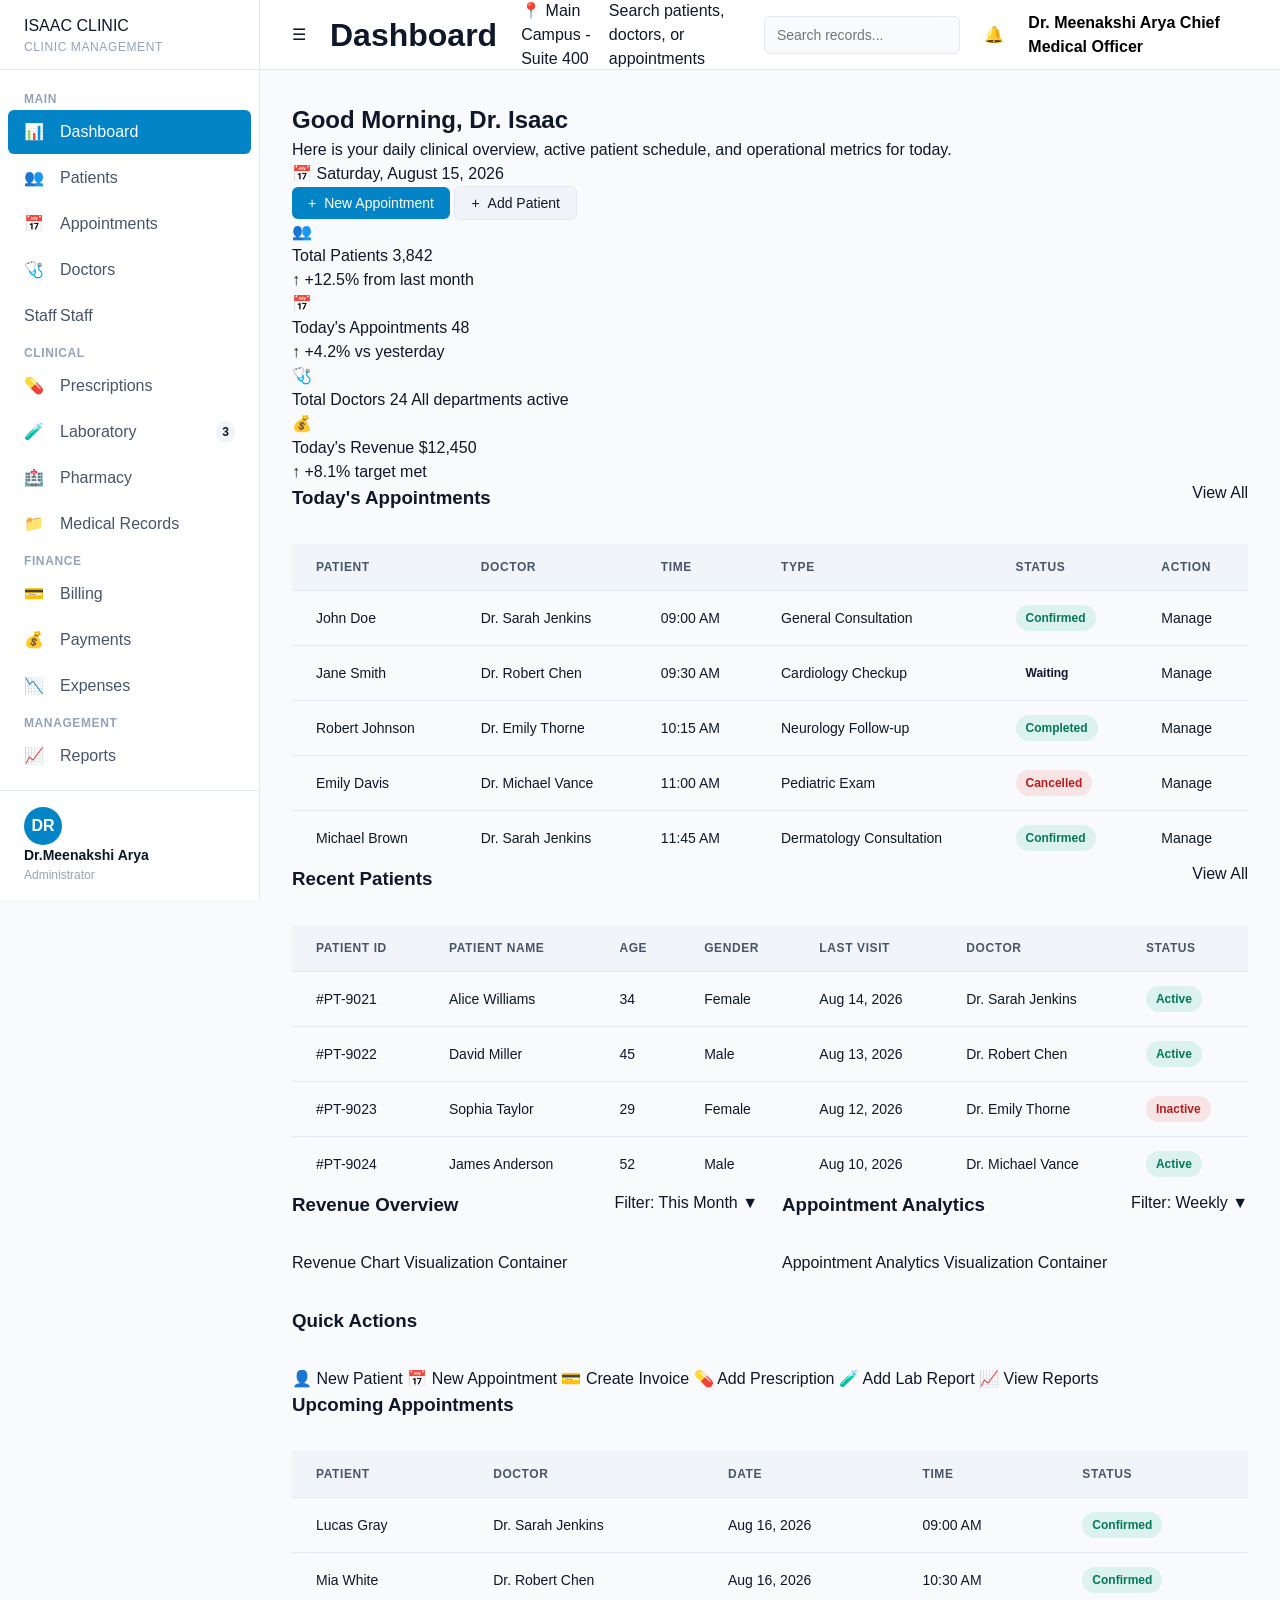
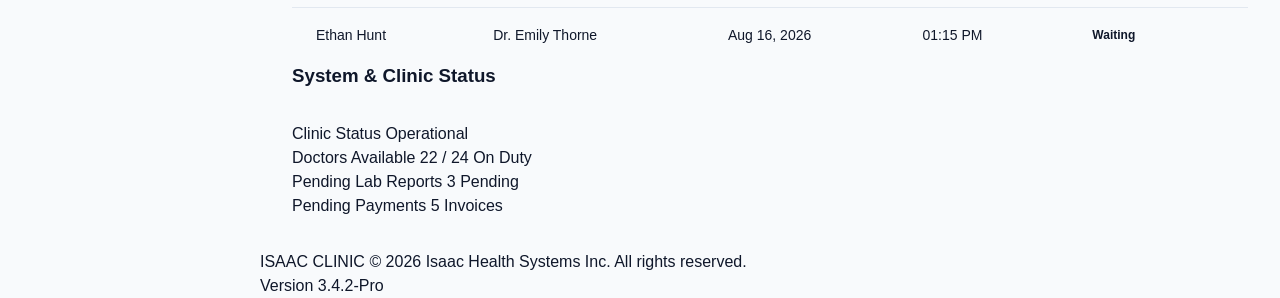
<file: index.html>
<!DOCTYPE html>
<html lang="en">
<head>
    <meta charset="UTF-8">
    <meta name="viewport" content="width=device-width, initial-scale=1.0">
    <title>ISAAC CLINIC — Premium Clinic Management Dashboard</title>
    <link rel="stylesheet" href="style.css">
</head>
<body>
    <div id="app-container" class="app-layout">
        <!-- SIDEBAR -->
        <aside id="sidebar" class="sidebar" aria-label="Main Navigation">
            <div class="sidebar-brand">
                <span class="brand-title">ISAAC CLINIC</span>
                <span class="brand-subtitle">Clinic Management</span>
            </div>
            
            <nav class="sidebar-nav" aria-label="Sidebar Navigation">
                <div class="nav-section">
                    <span class="nav-section-title">MAIN</span>
                    <ul>
                        <li>
                            <a href="#dashboard" class="nav-item active" aria-current="page">
                                <span class="nav-icon" aria-hidden="true">📊</span>
                                <span class="nav-text">Dashboard</span>
                            </a>
                        </li>
                        <li>
                            <a href="./patients.html" class="nav-item">
                                <span class="nav-icon" aria-hidden="true">👥</span>
                                <span class="nav-text">Patients</span>
                            </a>
                        </li>
                        <li>
                            <a href="./appointments.html" class="nav-item">
                                <span class="nav-icon" aria-hidden="true">📅</span>
                                <span class="nav-text">Appointments</span>
                            </a>
                        </li>
                        <li>
                            <a href="./doctors.html" class="nav-item">
                                <span class="nav-icon" aria-hidden="true">🩺</span>
                                <span class="nav-text">Doctors</span>
                            </a>
                        </li>
                        <li>
                            <a href="#staff" class="nav-item">
                                <span class="nav-icon" aria-hidden="true">Staff</span>
                                <span class="nav-text">Staff</span>
                            </a>
                        </li>
                    </ul>
                </div>

                <div class="nav-section">
                    <span class="nav-section-title">CLINICAL</span>
                    <ul>
                        <li>
                            <a href="#prescriptions" class="nav-item">
                                <span class="nav-icon" aria-hidden="true">💊</span>
                                <span class="nav-text">Prescriptions</span>
                            </a>
                        </li>
                        <li>
                            <a href="./laboratory.html" class="nav-item">
                                <span class="nav-icon" aria-hidden="true">🧪</span>
                                <span class="nav-text">Laboratory</span>
                                <span class="badge" aria-label="3 pending items">3</span>
                            </a>
                        </li>
                        <li>
                            <a href="./pharmacy.html" class="nav-item">
                                <span class="nav-icon" aria-hidden="true">🏥</span>
                                <span class="nav-text">Pharmacy</span>
                            </a>
                        </li>
                        <li>
                            <a href="#medical-records" class="nav-item">
                                <span class="nav-icon" aria-hidden="true">📁</span>
                                <span class="nav-text">Medical Records</span>
                            </a>
                        </li>
                    </ul>
                </div>

                <div class="nav-section">
                    <span class="nav-section-title">FINANCE</span>
                    <ul>
                        <li>
                            <a href="./billing.html" class="nav-item">
                                <span class="nav-icon" aria-hidden="true">💳</span>
                                <span class="nav-text">Billing</span>
                            </a>
                        </li>
                        <li>
                            <a href="#payments" class="nav-item">
                                <span class="nav-icon" aria-hidden="true">💰</span>
                                <span class="nav-text">Payments</span>
                            </a>
                        </li>
                        <li>
                            <a href="#expenses" class="nav-item">
                                <span class="nav-icon" aria-hidden="true">📉</span>
                                <span class="nav-text">Expenses</span>
                            </a>
                        </li>
                    </ul>
                </div>

                <div class="nav-section">
                    <span class="nav-section-title">MANAGEMENT</span>
                    <ul>
                        <li>
                            <a href="./reports.html" class="nav-item">
                                <span class="nav-icon" aria-hidden="true">📈</span>
                                <span class="nav-text">Reports</span>
                            </a>
                        </li>
                        <li>
                            <a href="./settings.html" class="nav-item">
                                <span class="nav-icon" aria-hidden="true">⚙️</span>
                                <span class="nav-text">Settings</span>
                            </a>
                        </li>
                    </ul>
                </div>
            </nav>

            <div class="sidebar-footer">
                <div class="sidebar-user-profile">
                    <div class="user-avatar-placeholder" aria-hidden="true">DR</div>
                    <div class="user-info">
                        <span class="user-name">Dr.Meenakshi Arya</span>
                        <span class="user-role">Administrator</span>
                    </div>
                </div>
            </div>
        </aside>

        <!-- MAIN WRAPPER -->
        <div class="main-wrapper">
            <!-- TOP HEADER -->
            <header id="top-header" class="top-header">
                <div class="header-left">
                    <button id="sidebar-toggle" class="sidebar-toggle-btn" aria-label="Toggle Navigation Sidebar">
                        <span aria-hidden="true">☰</span>
                    </button>
                    <h1 class="page-title">Dashboard</h1>
                    <div class="location-placeholder">
                        <span class="location-icon" aria-hidden="true">📍</span>
                        <span class="location-text">Main Campus - Suite 400</span>
                    </div>
                </div>

                <div class="header-right">
                    <div class="search-container">
                        <label for="global-search" class="sr-only">Search patients, doctors, or appointments</label>
                        <input type="search" id="global-search" class="global-search-input" placeholder="Search records..." aria-label="Search records">
                    </div>
                    
                    <button id="notification-btn" class="header-icon-btn" aria-label="View notifications">
                        <span aria-hidden="true">🔔</span>
                        <span class="notification-dot" aria-hidden="true"></span>
                    </button>

                    <div class="header-user-area">
                        <div class="header-user-avatar" aria-hidden="true"></div>
                        <div class="header-user-details">
                            <span class="header-user-name"  style="color: black; font-weight: bold;"    >Dr. Meenakshi Arya</span>
                            <span class="header-user-role" style="color: black; font-weight: bold;"         >Chief Medical Officer</span>
                        </div>
                    </div>
                </div>
            </header>

            <!-- MAIN CONTENT AREA -->
            <main id="main-content" class="main-content">
                <!-- DASHBOARD WELCOME SECTION -->
                <section id="welcome-section" class="welcome-section" aria-label="Dashboard Welcome">
                    <div class="welcome-text-content">
                        <h2 class="welcome-greeting">Good Morning, Dr. Isaac</h2>
                        <p class="welcome-overview">Here is your daily clinical overview, active patient schedule, and operational metrics for today.</p>
                        <div class="current-date-placeholder">
                            <span aria-hidden="true">📅</span> 
                            <time datetime="2026-08-15">Saturday, August 15, 2026</time>
                        </div>
                    </div>
                    <div class="welcome-actions">
                        <button type="button" class="btn btn-primary" id="btn-new-appointment">
                            <span aria-hidden="true">+</span> New Appointment
                        </button>
                        <button type="button" class="btn btn-secondary" id="btn-add-patient">
                            <span aria-hidden="true">+</span> Add Patient
                        </button>
                    </div>
                </section>

                <!-- KPI / STATISTICS SECTION -->
                <section id="kpi-section" class="kpi-section" aria-label="Clinic Key Performance Indicators">
                    <article class="kpi-card kpi-patients">
                        <div class="kpi-icon-container" aria-hidden="true">👥</div>
                        <div class="kpi-data">
                            <span class="kpi-label">Total Patients</span>
                            <span class="kpi-value">3,842</span>
                            <div class="kpi-trend positive">
                                <span aria-hidden="true">↑</span> +12.5% from last month
                            </div>
                        </div>
                    </article>

                    <article class="kpi-card kpi-appointments">
                        <div class="kpi-icon-container" aria-hidden="true">📅</div>
                        <div class="kpi-data">
                            <span class="kpi-label">Today's Appointments</span>
                            <span class="kpi-value">48</span>
                            <div class="kpi-trend positive">
                                <span aria-hidden="true">↑</span> +4.2% vs yesterday
                            </div>
                        </div>
                    </article>

                    <article class="kpi-card kpi-doctors">
                        <div class="kpi-icon-container" aria-hidden="true">🩺</div>
                        <div class="kpi-data">
                            <span class="kpi-label">Total Doctors</span>
                            <span class="kpi-value">24</span>
                            <span class="kpi-support-text">All departments active</span>
                        </div>
                    </article>

                    <article class="kpi-card kpi-revenue">
                        <div class="kpi-icon-container" aria-hidden="true">💰</div>
                        <div class="kpi-data">
                            <span class="kpi-label">Today's Revenue</span>
                            <span class="kpi-value">$12,450</span>
                            <div class="kpi-trend positive">
                                <span aria-hidden="true">↑</span> +8.1% target met
                            </div>
                        </div>
                    </article>
                </section>

                <!-- APPOINTMENT OVERVIEW SECTION -->
                <section id="appointment-overview" class="dashboard-section" aria-labelledby="appointment-overview-title">
                    <div class="section-header">
                        <h3 id="appointment-overview-title" class="section-title">Today's Appointments</h3>
                        <button type="button" class="btn-text" id="view-all-appointments">View All</button>
                    </div>
                    <div class="table-responsive-container">
                        <table class="data-table" aria-label="Today's Appointments List">
                            <thead>
                                <tr>
                                    <th scope="col">Patient</th>
                                    <th scope="col">Doctor</th>
                                    <th scope="col">Time</th>
                                    <th scope="col">Type</th>
                                    <th scope="col">Status</th>
                                    <th scope="col">Action</th>
                                </tr>
                            </thead>
                            <tbody>
                                <tr>
                                    <td>John Doe</td>
                                    <td>Dr. Sarah Jenkins</td>
                                    <td>09:00 AM</td>
                                    <td>General Consultation</td>
                                    <td><span class="status-badge status-confirmed">Confirmed</span></td>
                                    <td><button type="button" class="btn-action" aria-label="Manage appointment for John Doe">Manage</button></td>
                                </tr>
                                <tr>
                                    <td>Jane Smith</td>
                                    <td>Dr. Robert Chen</td>
                                    <td>09:30 AM</td>
                                    <td>Cardiology Checkup</td>
                                    <td><span class="status-badge status-waiting">Waiting</span></td>
                                    <td><button type="button" class="btn-action" aria-label="Manage appointment for Jane Smith">Manage</button></td>
                                </tr>
                                <tr>
                                    <td>Robert Johnson</td>
                                    <td>Dr. Emily Thorne</td>
                                    <td>10:15 AM</td>
                                    <td>Neurology Follow-up</td>
                                    <td><span class="status-badge status-completed">Completed</span></td>
                                    <td><button type="button" class="btn-action" aria-label="Manage appointment for Robert Johnson">Manage</button></td>
                                </tr>
                                <tr>
                                    <td>Emily Davis</td>
                                    <td>Dr. Michael Vance</td>
                                    <td>11:00 AM</td>
                                    <td>Pediatric Exam</td>
                                    <td><span class="status-badge status-cancelled">Cancelled</span></td>
                                    <td><button type="button" class="btn-action" aria-label="Manage appointment for Emily Davis">Manage</button></td>
                                </tr>
                                <tr>
                                    <td>Michael Brown</td>
                                    <td>Dr. Sarah Jenkins</td>
                                    <td>11:45 AM</td>
                                    <td>Dermatology Consultation</td>
                                    <td><span class="status-badge status-confirmed">Confirmed</span></td>
                                    <td><button type="button" class="btn-action" aria-label="Manage appointment for Michael Brown">Manage</button></td>
                                </tr>
                            </tbody>
                        </table>
                    </div>
                </section>

                <!-- PATIENT OVERVIEW SECTION -->
                <section id="patient-overview" class="dashboard-section" aria-labelledby="patient-overview-title">
                    <div class="section-header">
                        <h3 id="patient-overview-title" class="section-title">Recent Patients</h3>
                        <button type="button" class="btn-text" id="view-all-patients">View All</button>
                    </div>
                    <div class="table-responsive-container">
                        <table class="data-table" aria-label="Recent Patients List">
                            <thead>
                                <tr>
                                    <th scope="col">Patient ID</th>
                                    <th scope="col">Patient Name</th>
                                    <th scope="col">Age</th>
                                    <th scope="col">Gender</th>
                                    <th scope="col">Last Visit</th>
                                    <th scope="col">Doctor</th>
                                    <th scope="col">Status</th>
                                </tr>
                            </thead>
                            <tbody>
                                <tr>
                                    <td>#PT-9021</td>
                                    <td>Alice Williams</td>
                                    <td>34</td>
                                    <td>Female</td>
                                    <td>Aug 14, 2026</td>
                                    <td>Dr. Sarah Jenkins</td>
                                    <td><span class="status-badge status-active">Active</span></td>
                                </tr>
                                <tr>
                                    <td>#PT-9022</td>
                                    <td>David Miller</td>
                                    <td>45</td>
                                    <td>Male</td>
                                    <td>Aug 13, 2026</td>
                                    <td>Dr. Robert Chen</td>
                                    <td><span class="status-badge status-active">Active</span></td>
                                </tr>
                                <tr>
                                    <td>#PT-9023</td>
                                    <td>Sophia Taylor</td>
                                    <td>29</td>
                                    <td>Female</td>
                                    <td>Aug 12, 2026</td>
                                    <td>Dr. Emily Thorne</td>
                                    <td><span class="status-badge status-inactive">Inactive</span></td>
                                </tr>
                                <tr>
                                    <td>#PT-9024</td>
                                    <td>James Anderson</td>
                                    <td>52</td>
                                    <td>Male</td>
                                    <td>Aug 10, 2026</td>
                                    <td>Dr. Michael Vance</td>
                                    <td><span class="status-badge status-active">Active</span></td>
                                </tr>
                            </tbody>
                        </table>
                    </div>
                </section>

                <!-- ANALYTICS SECTION -->
                <div class="analytics-grid">
                    <section id="revenue-overview" class="analytics-card" aria-labelledby="revenue-overview-title">
                        <div class="section-header">
                            <h3 id="revenue-overview-title" class="section-title">Revenue Overview</h3>
                            <div class="filter-placeholder" aria-label="Filter revenue data by date">
                                <span>Filter: This Month ▼</span>
                            </div>
                        </div>
                        <div class="chart-container" id="revenue-chart-container" aria-label="Revenue chart placeholder">
                            <!-- Chart Placeholder Container -->
                            <div class="chart-placeholder-graphic">Revenue Chart Visualization Container</div>
                        </div>
                    </section>

                    <section id="appointment-analytics" class="analytics-card" aria-labelledby="appointment-analytics-title">
                        <div class="section-header">
                            <h3 id="appointment-analytics-title" class="section-title">Appointment Analytics</h3>
                            <div class="filter-placeholder" aria-label="Filter appointment analytics by date">
                                <span>Filter: Weekly ▼</span>
                            </div>
                        </div>
                        <div class="chart-container" id="appointment-chart-container" aria-label="Appointment analytics chart placeholder">
                            <!-- Chart Placeholder Container -->
                            <div class="chart-placeholder-graphic">Appointment Analytics Visualization Container</div>
                        </div>
                    </section>
                </div>

                <!-- QUICK ACTIONS SECTION -->
                <section id="quick-actions" class="dashboard-section" aria-labelledby="quick-actions-title">
                    <div class="section-header">
                        <h3 id="quick-actions-title" class="section-title">Quick Actions</h3>
                    </div>
                    <div class="quick-actions-grid">
                        <button type="button" class="quick-action-card" id="qa-new-patient">
                            <span class="qa-icon" aria-hidden="true">👤</span>
                            <span class="qa-label">New Patient</span>
                        </button>
                        <button type="button" class="quick-action-card" id="qa-new-appointment">
                            <span class="qa-icon" aria-hidden="true">📅</span>
                            <span class="qa-label">New Appointment</span>
                        </button>
                        <button type="button" class="quick-action-card" id="qa-create-invoice">
                            <span class="qa-icon" aria-hidden="true">💳</span>
                            <span class="qa-label">Create Invoice</span>
                        </button>
                        <button type="button" class="quick-action-card" id="qa-add-prescription">
                            <span class="qa-icon" aria-hidden="true">💊</span>
                            <span class="qa-label">Add Prescription</span>
                        </button>
                        <button type="button" class="quick-action-card" id="qa-add-lab-report">
                            <span class="qa-icon" aria-hidden="true">🧪</span>
                            <span class="qa-label">Add Lab Report</span>
                        </button>
                        <button type="button" class="quick-action-card" id="qa-view-reports">
                            <span class="qa-icon" aria-hidden="true">📈</span>
                            <span class="qa-label">View Reports</span>
                        </button>
                    </div>
                </section>

                <!-- SECONDARY GRID: UPCOMING APPOINTMENTS & SYSTEM STATUS -->
                <div class="secondary-grid">
                    <!-- UPCOMING APPOINTMENTS -->
                    <section id="upcoming-appointments" class="dashboard-section compact-section" aria-labelledby="upcoming-title">
                        <div class="section-header">
                            <h3 id="upcoming-title" class="section-title">Upcoming Appointments</h3>
                        </div>
                        <div class="table-responsive-container">
                            <table class="data-table compact-table" aria-label="Upcoming Appointments List">
                                <thead>
                                    <tr>
                                        <th scope="col">Patient</th>
                                        <th scope="col">Doctor</th>
                                        <th scope="col">Date</th>
                                        <th scope="col">Time</th>
                                        <th scope="col">Status</th>
                                    </tr>
                                </thead>
                                <tbody>
                                    <tr>
                                        <td>Lucas Gray</td>
                                        <td>Dr. Sarah Jenkins</td>
                                        <td>Aug 16, 2026</td>
                                        <td>09:00 AM</td>
                                        <td><span class="status-badge status-confirmed">Confirmed</span></td>
                                    </tr>
                                    <tr>
                                        <td>Mia White</td>
                                        <td>Dr. Robert Chen</td>
                                        <td>Aug 16, 2026</td>
                                        <td>10:30 AM</td>
                                        <td><span class="status-badge status-confirmed">Confirmed</span></td>
                                    </tr>
                                    <tr>
                                        <td>Ethan Hunt</td>
                                        <td>Dr. Emily Thorne</td>
                                        <td>Aug 16, 2026</td>
                                        <td>01:15 PM</td>
                                        <td><span class="status-badge status-waiting">Waiting</span></td>
                                    </tr>
                                </tbody>
                            </table>
                        </div>
                    </section>

                    <!-- SYSTEM / CLINIC STATUS -->
                    <section id="clinic-status" class="dashboard-section compact-section" aria-labelledby="status-title">
                        <div class="section-header">
                            <h3 id="status-title" class="section-title">System & Clinic Status</h3>
                        </div>
                        <div class="status-list">
                            <div class="status-item">
                                <span class="status-label">Clinic Status</span>
                                <span class="status-indicator operational">
                                    <span class="indicator-dot" aria-hidden="true"></span> Operational
                                </span>
                            </div>
                            <div class="status-item">
                                <span class="status-label">Doctors Available</span>
                                <span class="status-value-metric">22 / 24 On Duty</span>
                            </div>
                            <div class="status-item">
                                <span class="status-label">Pending Lab Reports</span>
                                <span class="status-value-metric highlight-warning">3 Pending</span>
                            </div>
                            <div class="status-item">
                                <span class="status-label">Pending Payments</span>
                                <span class="status-value-metric">5 Invoices</span>
                            </div>
                        </div>
                    </section>
                </div>
            </main>

            <!-- FOOTER -->
            <footer id="dashboard-footer" class="dashboard-footer" role="contentinfo">
                <div class="footer-left">
                    <span class="footer-brand">ISAAC CLINIC</span>
                    <span class="footer-copyright">&copy; 2026 Isaac Health Systems Inc. All rights reserved.</span>
                </div>
                <div class="footer-right">
                    <span class="footer-version">Version 3.4.2-Pro</span>
                </div>
            </footer>
        </div>
    </div>
</body>
</html>
</file>
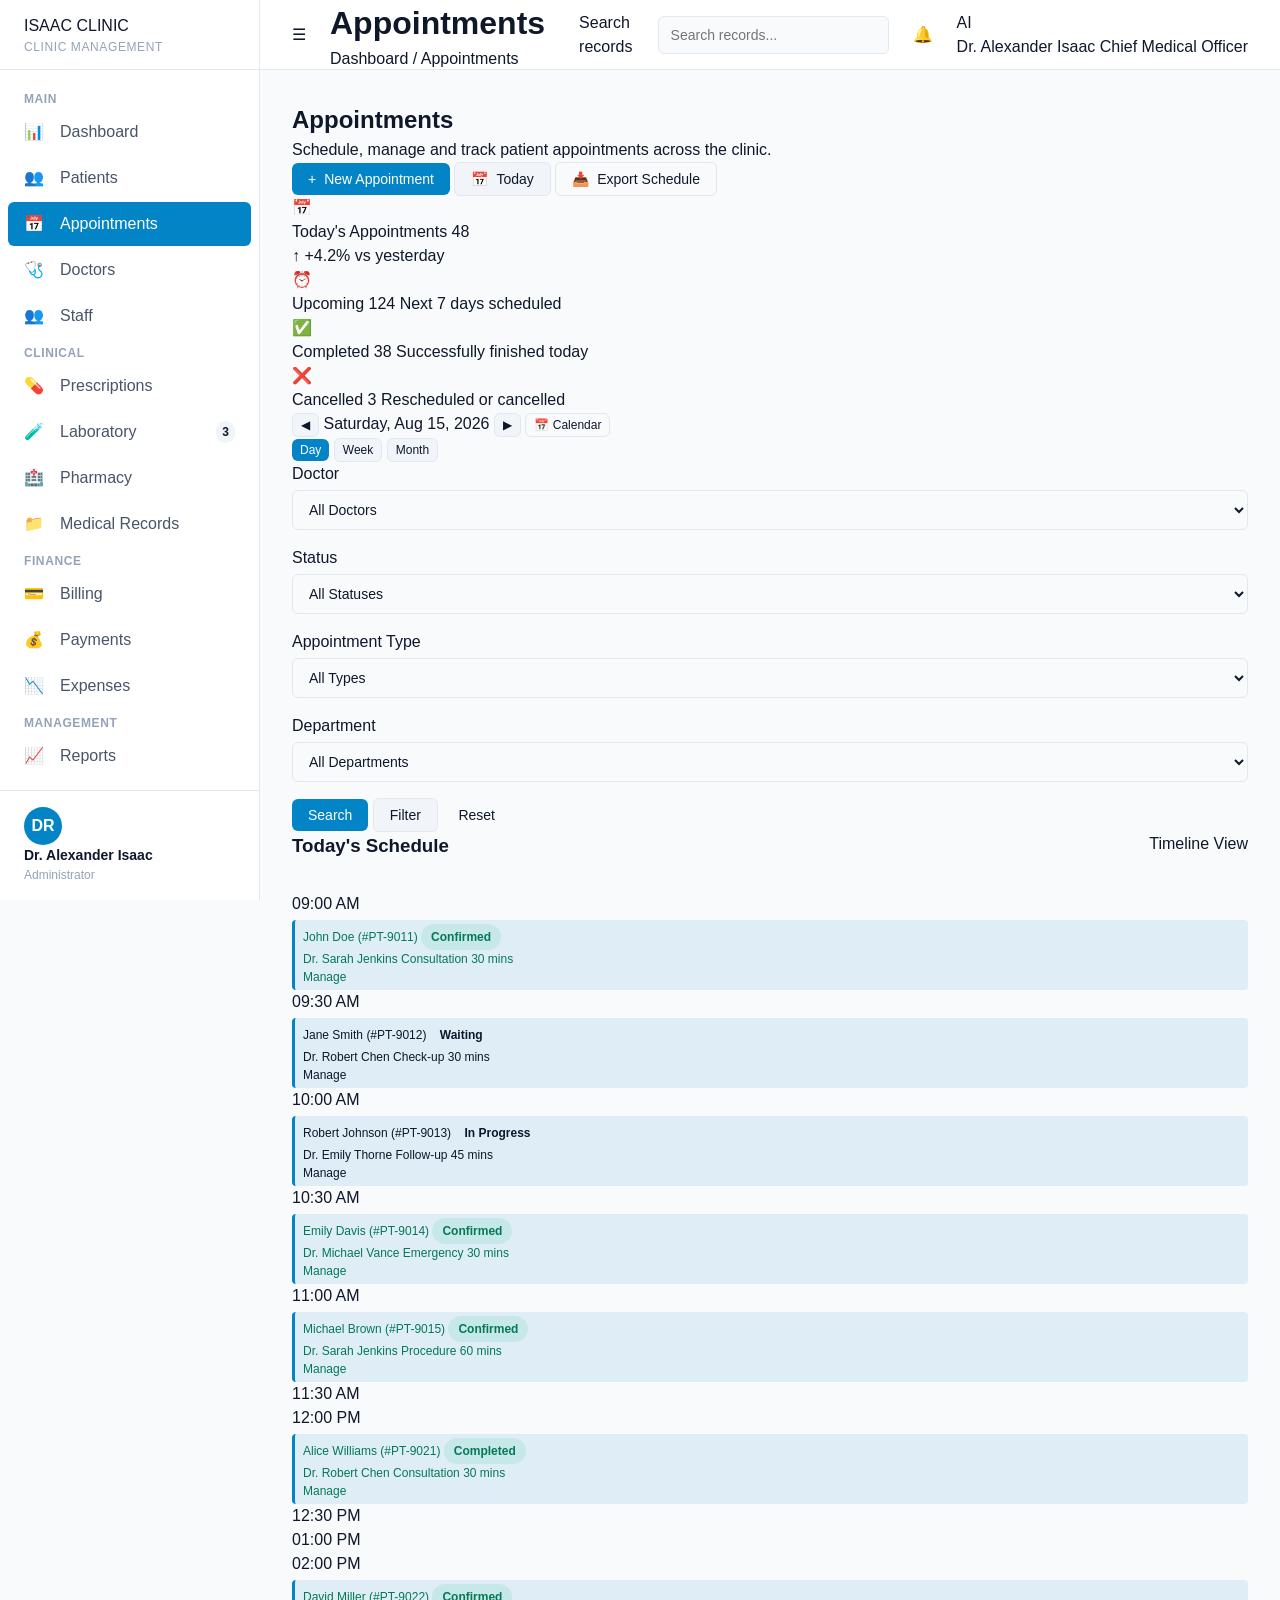
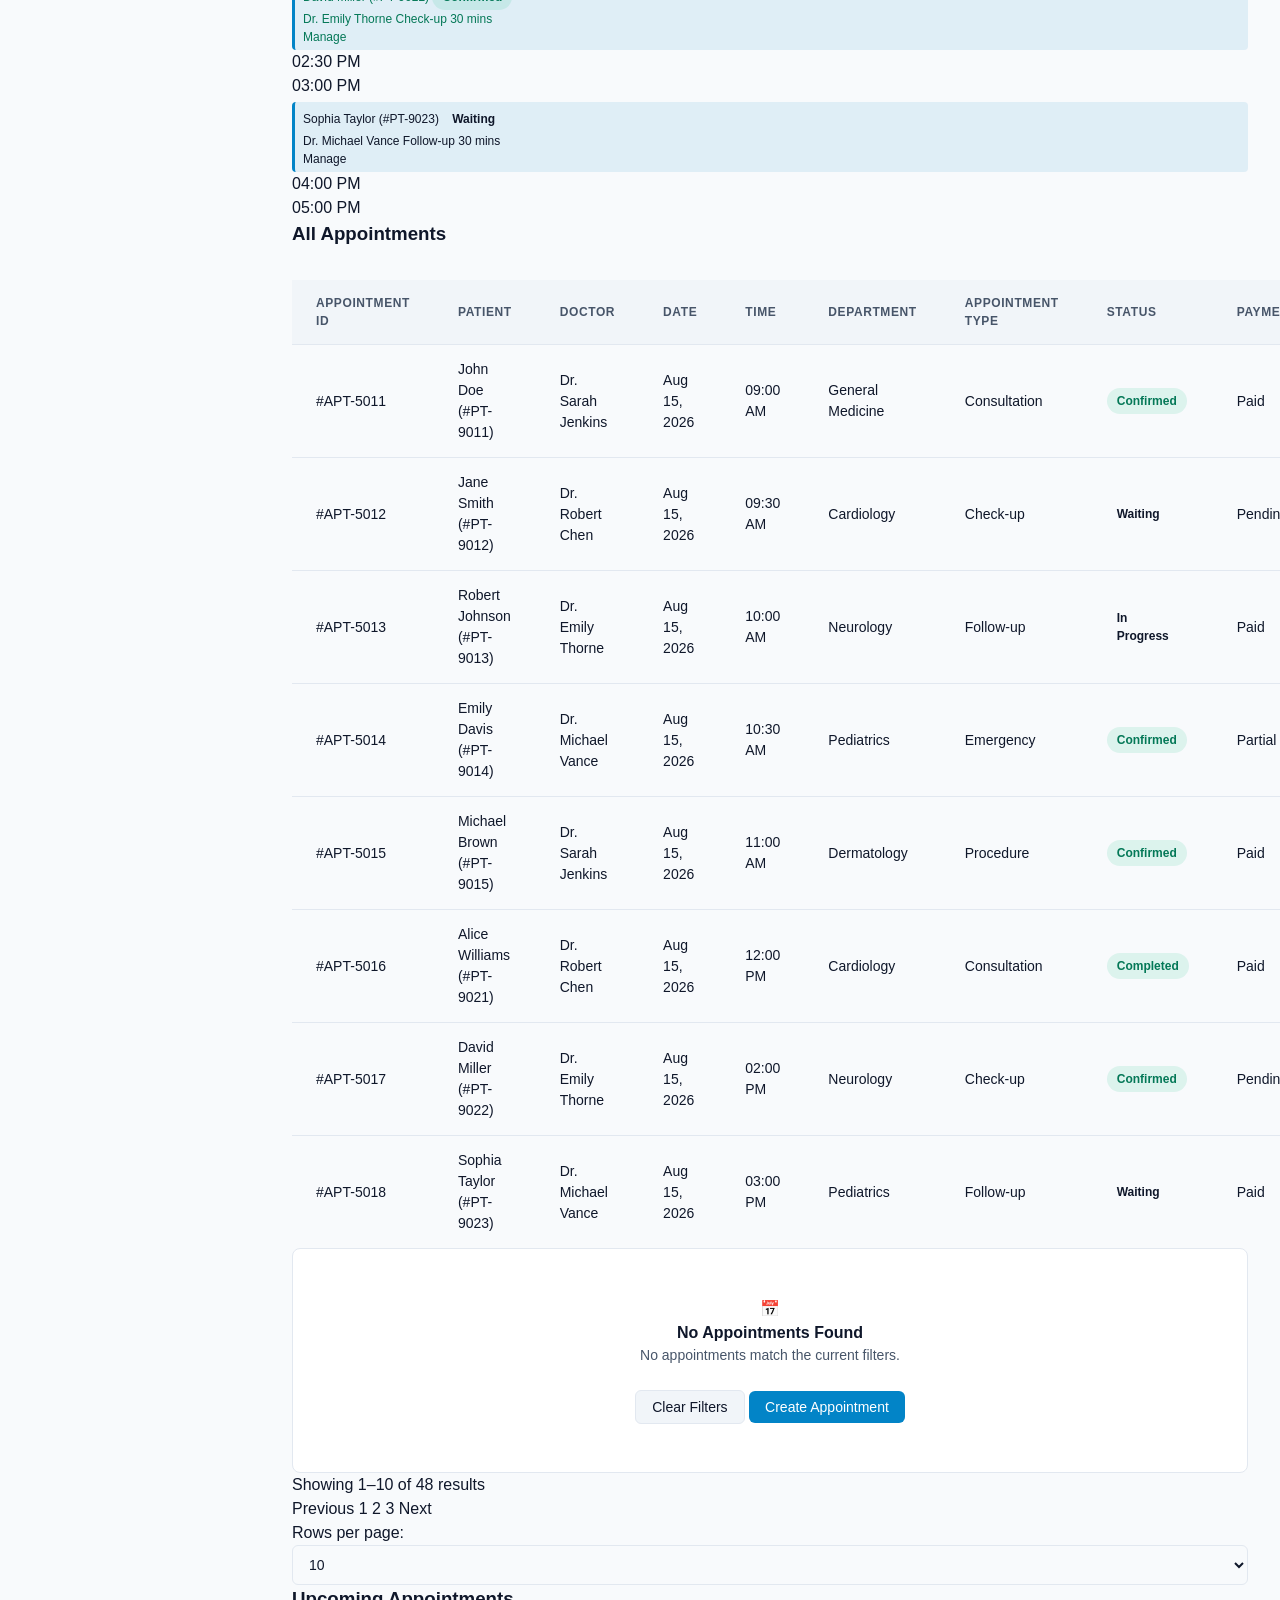
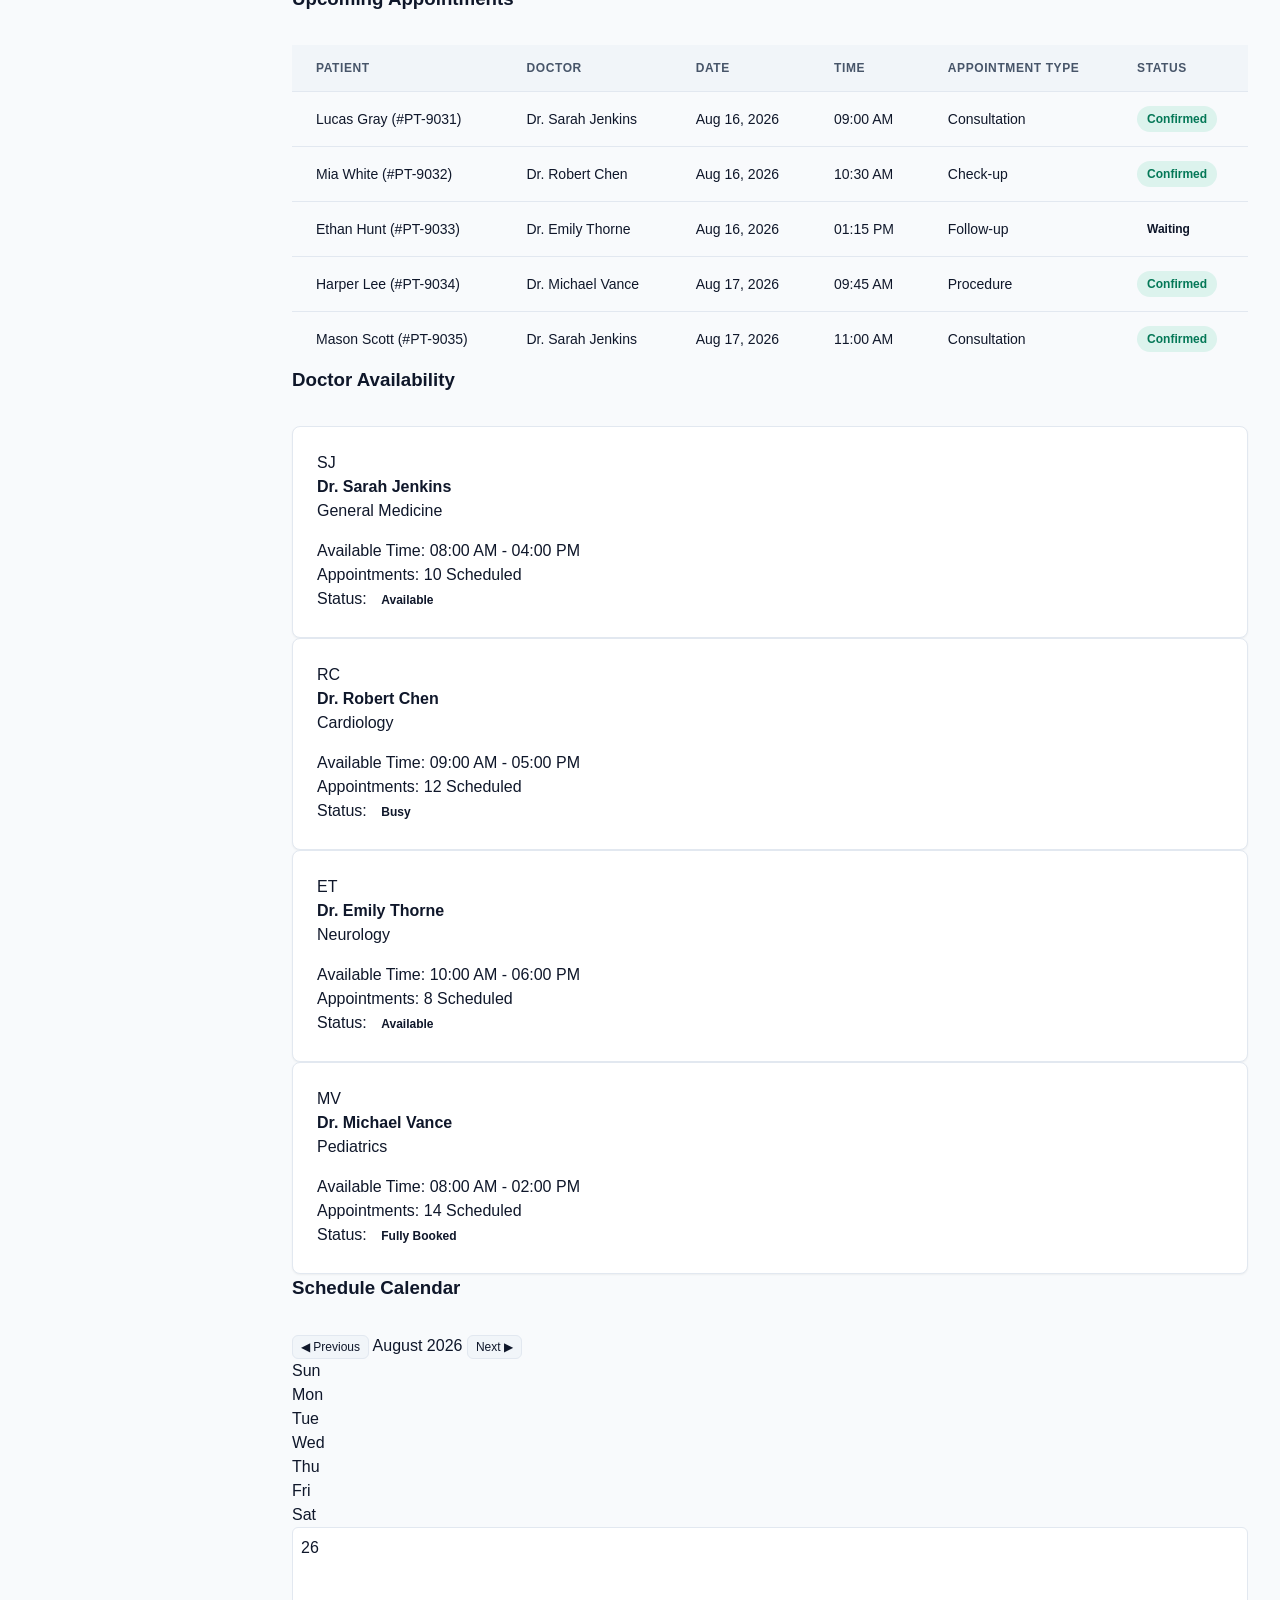
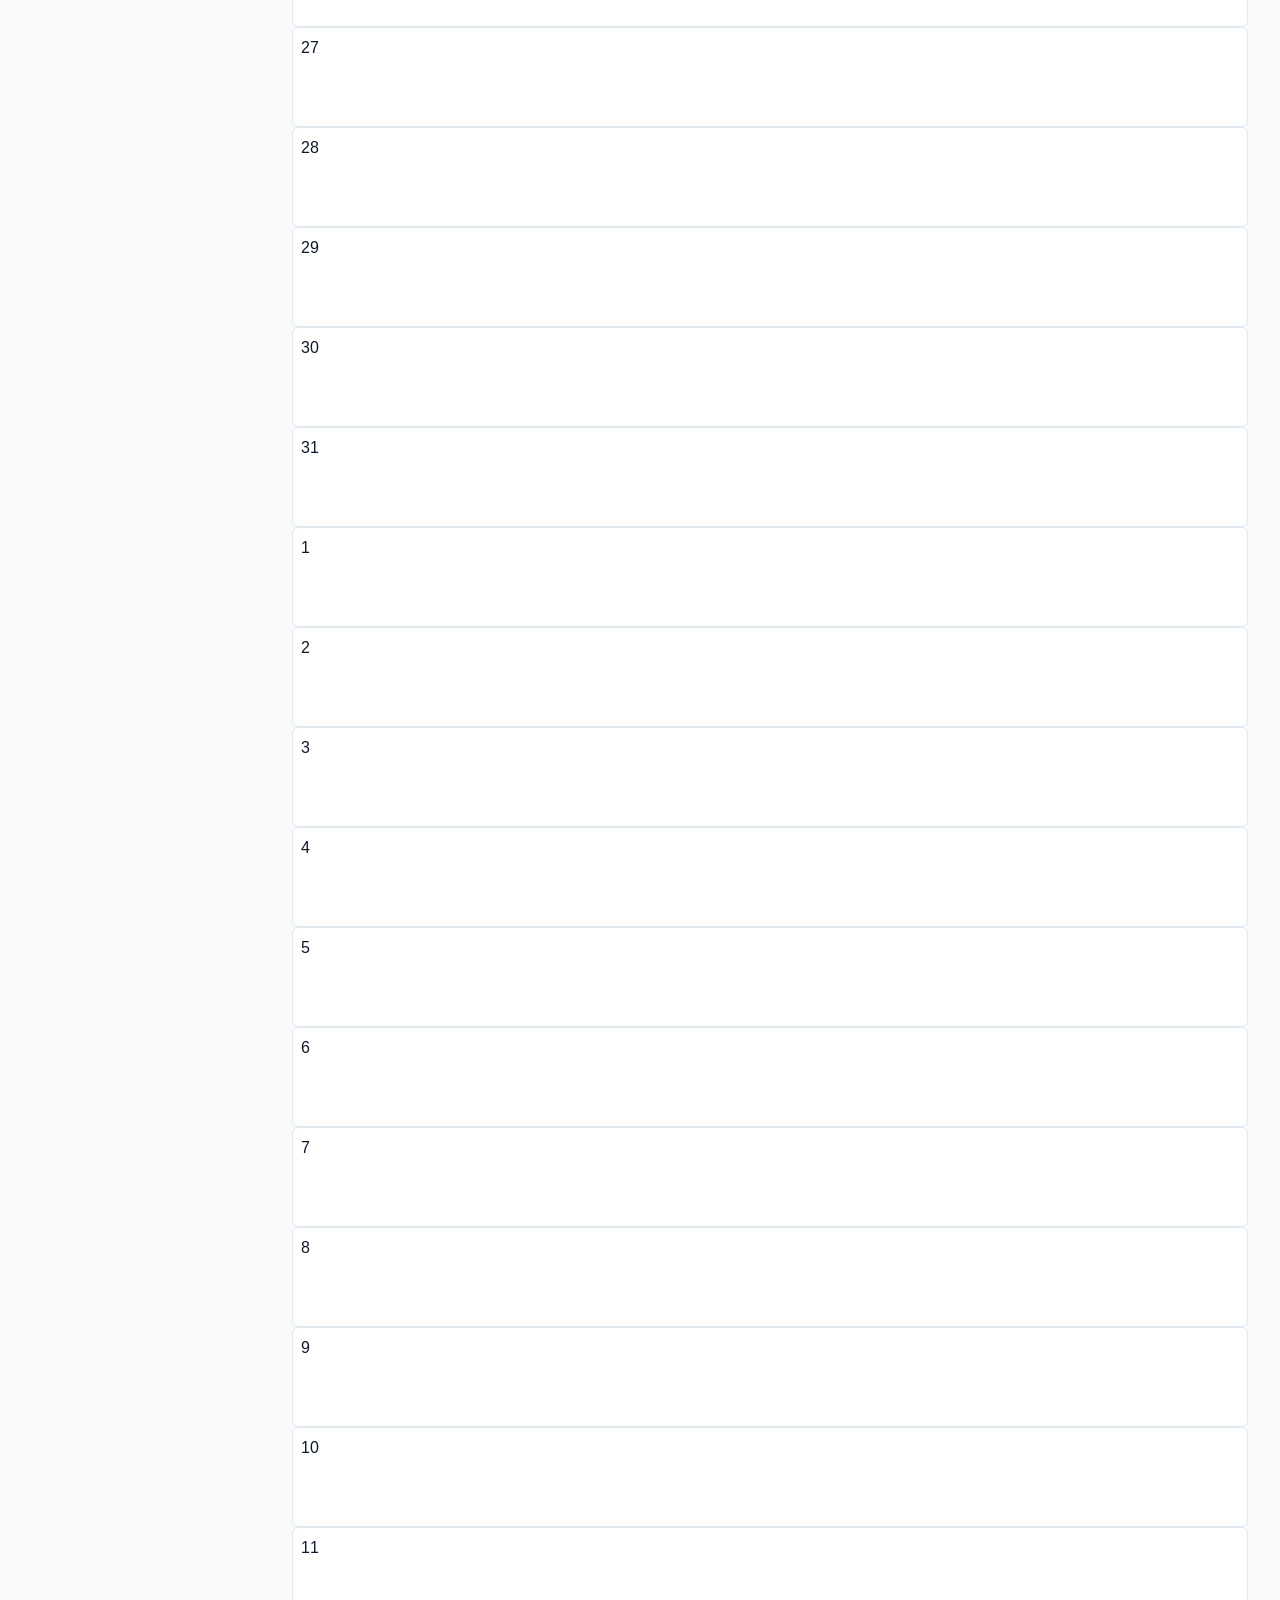
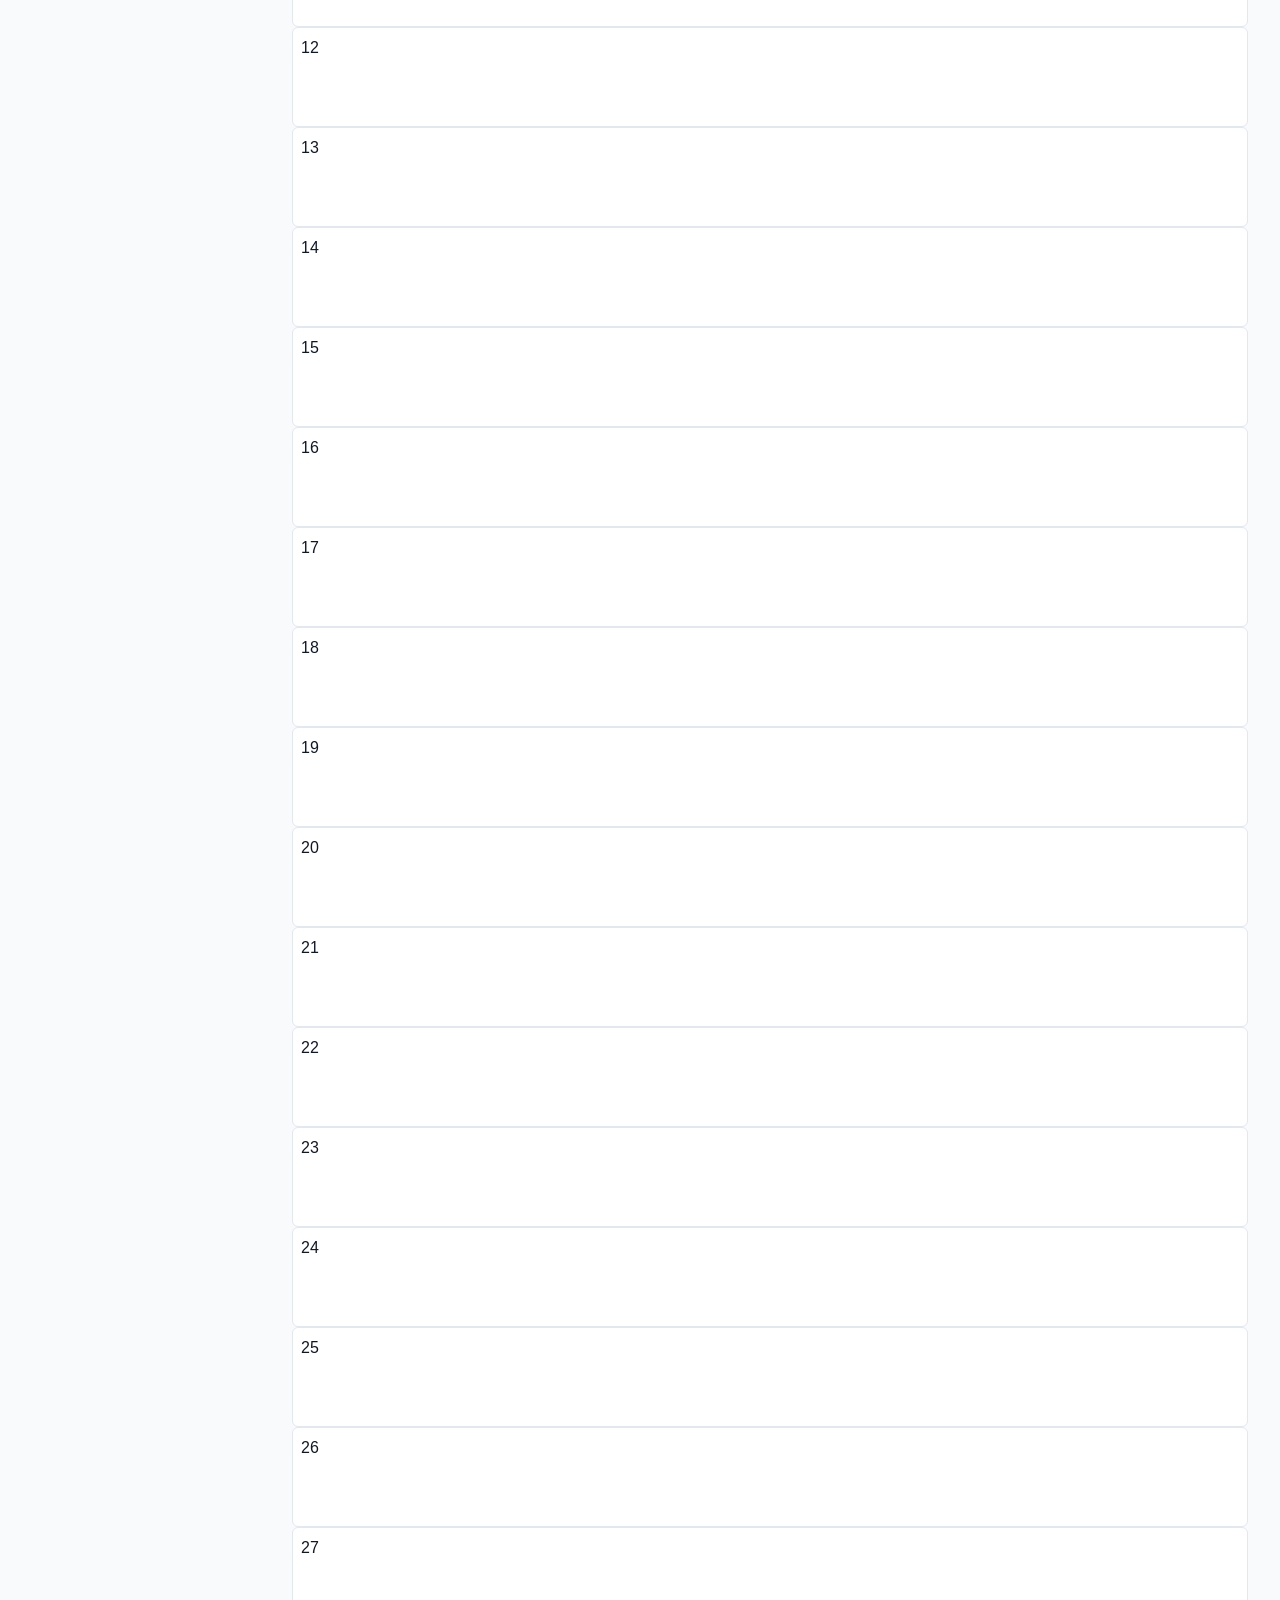
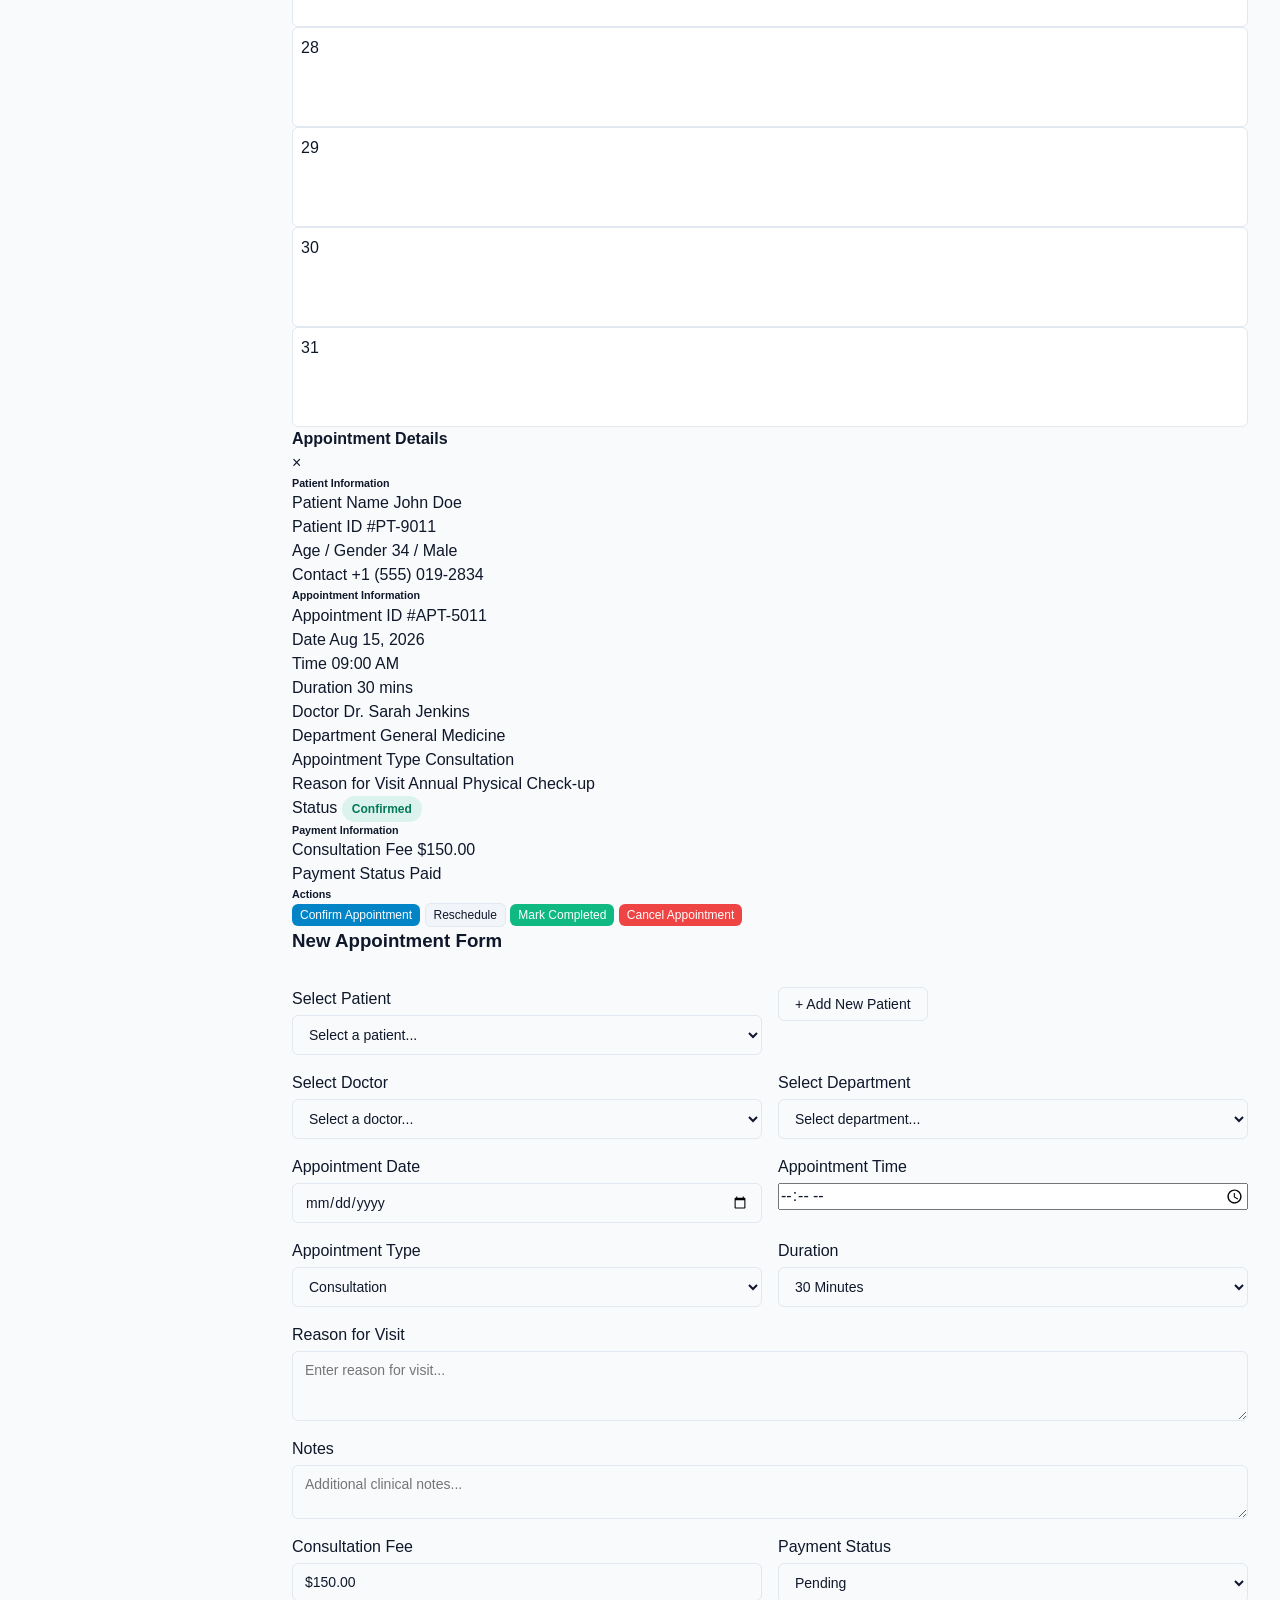
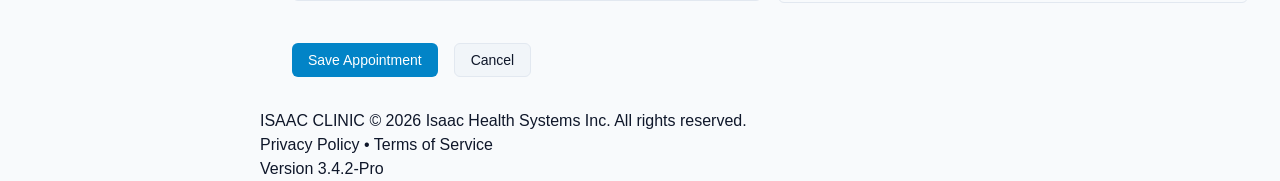
<file: appointments.html>
<!DOCTYPE html>
<html lang="en">
<head>
    <meta charset="UTF-8">
    <meta name="viewport" content="width=device-width, initial-scale=1.0">
    <title>Appointments Management — ISAAC CLINIC</title>
    <link rel="stylesheet" href="style.css">
</head>
<body>
    <div id="app-container" class="app-layout">
        <!-- SIDEBAR -->
        <aside id="sidebar" class="sidebar" aria-label="Main Navigation">
            <div class="sidebar-brand">
                <span class="brand-title">ISAAC CLINIC</span>
                <span class="brand-subtitle">Clinic Management</span>
            </div>
            
            <nav class="sidebar-nav" aria-label="Sidebar Navigation">
                <div class="nav-section">
                    <span class="nav-section-title">MAIN</span>
                    <ul>
                        <li>
                            <a href="index.html" class="nav-item">
                                <span class="nav-icon" aria-hidden="true">📊</span>
                                <span class="nav-text">Dashboard</span>
                            </a>
                        </li>
                        <li>
                            <a href="patients.html" class="nav-item">
                                <span class="nav-icon" aria-hidden="true">👥</span>
                                <span class="nav-text">Patients</span>
                            </a>
                        </li>
                        <li>
                            <a href="appointments.html" class="nav-item active" aria-current="page">
                                <span class="nav-icon" aria-hidden="true">📅</span>
                                <span class="nav-text">Appointments</span>
                            </a>
                        </li>
                        <li>
                            <a href="#doctors" class="nav-item">
                                <span class="nav-icon" aria-hidden="true">🩺</span>
                                <span class="nav-text">Doctors</span>
                            </a>
                        </li>
                        <li>
                            <a href="#staff" class="nav-item">
                                <span class="nav-icon" aria-hidden="true">👥</span>
                                <span class="nav-text">Staff</span>
                            </a>
                        </li>
                    </ul>
                </div>

                <div class="nav-section">
                    <span class="nav-section-title">CLINICAL</span>
                    <ul>
                        <li>
                            <a href="#prescriptions" class="nav-item">
                                <span class="nav-icon" aria-hidden="true">💊</span>
                                <span class="nav-text">Prescriptions</span>
                            </a>
                        </li>
                        <li>
                            <a href="#laboratory" class="nav-item">
                                <span class="nav-icon" aria-hidden="true">🧪</span>
                                <span class="nav-text">Laboratory</span>
                                <span class="badge" aria-label="3 pending items">3</span>
                            </a>
                        </li>
                        <li>
                            <a href="#pharmacy" class="nav-item">
                                <span class="nav-icon" aria-hidden="true">🏥</span>
                                <span class="nav-text">Pharmacy</span>
                            </a>
                        </li>
                        <li>
                            <a href="#medical-records" class="nav-item">
                                <span class="nav-icon" aria-hidden="true">📁</span>
                                <span class="nav-text">Medical Records</span>
                            </a>
                        </li>
                    </ul>
                </div>

                <div class="nav-section">
                    <span class="nav-section-title">FINANCE</span>
                    <ul>
                        <li>
                            <a href="#billing" class="nav-item">
                                <span class="nav-icon" aria-hidden="true">💳</span>
                                <span class="nav-text">Billing</span>
                            </a>
                        </li>
                        <li>
                            <a href="#payments" class="nav-item">
                                <span class="nav-icon" aria-hidden="true">💰</span>
                                <span class="nav-text">Payments</span>
                            </a>
                        </li>
                        <li>
                            <a href="#expenses" class="nav-item">
                                <span class="nav-icon" aria-hidden="true">📉</span>
                                <span class="nav-text">Expenses</span>
                            </a>
                        </li>
                    </ul>
                </div>

                <div class="nav-section">
                    <span class="nav-section-title">MANAGEMENT</span>
                    <ul>
                        <li>
                            <a href="#reports" class="nav-item">
                                <span class="nav-icon" aria-hidden="true">📈</span>
                                <span class="nav-text">Reports</span>
                            </a>
                        </li>
                        <li>
                            <a href="#settings" class="nav-item">
                                <span class="nav-icon" aria-hidden="true">⚙️</span>
                                <span class="nav-text">Settings</span>
                            </a>
                        </li>
                    </ul>
                </div>
            </nav>

            <div class="sidebar-footer">
                <div class="sidebar-user-profile">
                    <div class="user-avatar-placeholder" aria-hidden="true">DR</div>
                    <div class="user-info">
                        <span class="user-name">Dr. Alexander Isaac</span>
                        <span class="user-role">Administrator</span>
                    </div>
                </div>
            </div>
        </aside>

        <!-- MAIN WRAPPER -->
        <div class="main-wrapper">
            <!-- TOP HEADER -->
            <header id="top-header" class="top-header">
                <div class="header-left">
                    <button id="sidebar-toggle" class="sidebar-toggle-btn" aria-label="Toggle Navigation Sidebar">
                        <span aria-hidden="true">☰</span>
                    </button>
                    <div class="breadcrumb-container">
                        <h1 class="page-title">Appointments</h1>
                        <nav aria-label="Breadcrumb" class="breadcrumb-nav">
                            <span class="breadcrumb-item">Dashboard</span>
                            <span class="breadcrumb-separator" aria-hidden="true">/</span>
                            <span class="breadcrumb-item active" aria-current="page">Appointments</span>
                        </nav>
                    </div>
                </div>

                <div class="header-right">
                    <div class="search-container">
                        <label for="global-search" class="sr-only">Search records</label>
                        <input type="search" id="global-search" class="global-search-input" placeholder="Search records..." aria-label="Search records">
                    </div>
                    
                    <button id="notification-btn" class="header-icon-btn" aria-label="View notifications">
                        <span aria-hidden="true">🔔</span>
                        <span class="notification-dot" aria-hidden="true"></span>
                    </button>

                    <div class="header-user-area">
                        <div class="header-user-avatar" aria-hidden="true">AI</div>
                        <div class="header-user-details">
                            <span class="header-user-name">Dr. Alexander Isaac</span>
                            <span class="header-user-role">Chief Medical Officer</span>
                        </div>
                    </div>
                </div>
            </header>

            <!-- MAIN CONTENT AREA -->
            <main id="main-content" class="main-content">
                <!-- PAGE HEADER -->
                <section id="page-header-section" class="page-header-section" aria-label="Appointments Page Header">
                    <div class="page-header-content">
                        <div class="page-header-text">
                            <h2>Appointments</h2>
                            <p>Schedule, manage and track patient appointments across the clinic.</p>
                        </div>
                        <div class="page-header-actions">
                            <button type="button" class="btn btn-primary" id="btn-new-appointment">
                                <span aria-hidden="true">+</span> New Appointment
                            </button>
                            <button type="button" class="btn btn-secondary" id="btn-today-schedule">
                                <span aria-hidden="true">📅</span> Today
                            </button>
                            <button type="button" class="btn btn-outline" id="btn-export-schedule">
                                <span aria-hidden="true">📥</span> Export Schedule
                            </button>
                        </div>
                    </div>
                </section>

                <!-- APPOINTMENT STATISTICS -->
                <section id="appointment-stats-section" class="kpi-section" aria-label="Appointment Statistics">
                    <article class="kpi-card kpi-today-appts">
                        <div class="kpi-icon-container" aria-hidden="true">📅</div>
                        <div class="kpi-data">
                            <span class="kpi-label">Today's Appointments</span>
                            <span class="kpi-value">48</span>
                            <div class="kpi-trend positive">
                                <span aria-hidden="true">↑</span> +4.2% vs yesterday
                            </div>
                        </div>
                    </article>

                    <article class="kpi-card kpi-upcoming-appts">
                        <div class="kpi-icon-container" aria-hidden="true">⏰</div>
                        <div class="kpi-data">
                            <span class="kpi-label">Upcoming</span>
                            <span class="kpi-value">124</span>
                            <span class="kpi-support-text">Next 7 days scheduled</span>
                        </div>
                    </article>

                    <article class="kpi-card kpi-completed-appts">
                        <div class="kpi-icon-container" aria-hidden="true">✅</div>
                        <div class="kpi-data">
                            <span class="kpi-label">Completed</span>
                            <span class="kpi-value">38</span>
                            <span class="kpi-support-text">Successfully finished today</span>
                        </div>
                    </article>

                    <article class="kpi-card kpi-cancelled-appts">
                        <div class="kpi-icon-container" aria-hidden="true">❌</div>
                        <div class="kpi-data">
                            <span class="kpi-label">Cancelled</span>
                            <span class="kpi-value">3</span>
                            <span class="kpi-support-text">Rescheduled or cancelled</span>
                        </div>
                    </article>
                </section>

                <!-- APPOINTMENT CONTROL BAR -->
                <section id="appointment-control-bar" class="filter-toolbar-section" aria-label="Appointment Control Bar">
                    <div class="control-bar-container">
                        <div class="control-group date-nav-group">
                            <button type="button" class="btn btn-sm btn-secondary" aria-label="Previous day">◀</button>
                            <span class="current-date-display" aria-current="date">Saturday, Aug 15, 2026</span>
                            <button type="button" class="btn btn-sm btn-secondary" aria-label="Next day">▶</button>
                            <button type="button" class="btn btn-sm btn-outline" aria-label="Open calendar picker">📅 Calendar</button>
                        </div>

                        <div class="control-group view-toggle-group" role="group" aria-label="View Controls">
                            <button type="button" class="btn btn-sm btn-primary active">Day</button>
                            <button type="button" class="btn btn-sm btn-secondary">Week</button>
                            <button type="button" class="btn btn-sm btn-secondary">Month</button>
                        </div>
                    </div>

                    <form class="filter-form filter-row" role="search">
                        <div class="filter-group">
                            <label for="filter-appt-doctor">Doctor</label>
                            <select id="filter-appt-doctor" name="doctor">
                                <option value="">All Doctors</option>
                                <option value="dr-jenkins">Dr. Sarah Jenkins</option>
                                <option value="dr-chen">Dr. Robert Chen</option>
                                <option value="dr-thorne">Dr. Emily Thorne</option>
                                <option value="dr-vance">Dr. Michael Vance</option>
                            </select>
                        </div>

                        <div class="filter-group">
                            <label for="filter-appt-status">Status</label>
                            <select id="filter-appt-status" name="status">
                                <option value="">All Statuses</option>
                                <option value="confirmed">Confirmed</option>
                                <option value="waiting">Waiting</option>
                                <option value="in-progress">In Progress</option>
                                <option value="completed">Completed</option>
                                <option value="cancelled">Cancelled</option>
                                <option value="no-show">No Show</option>
                            </select>
                        </div>

                        <div class="filter-group">
                            <label for="filter-appt-type">Appointment Type</label>
                            <select id="filter-appt-type" name="type">
                                <option value="">All Types</option>
                                <option value="consultation">Consultation</option>
                                <option value="follow-up">Follow-up</option>
                                <option value="check-up">Check-up</option>
                                <option value="emergency">Emergency</option>
                                <option value="procedure">Procedure</option>
                            </select>
                        </div>

                        <div class="filter-group">
                            <label for="filter-dept">Department</label>
                            <select id="filter-dept" name="department">
                                <option value="">All Departments</option>
                                <option value="general">General Medicine</option>
                                <option value="cardiology">Cardiology</option>
                                <option value="neurology">Neurology</option>
                                <option value="pediatrics">Pediatrics</option>
                                <option value="dermatology">Dermatology</option>
                            </select>
                        </div>

                        <div class="filter-actions">
                            <button type="button" class="btn btn-primary" id="btn-search-appt">Search</button>
                            <button type="button" class="btn btn-secondary" id="btn-filter-appt">Filter</button>
                            <button type="reset" class="btn btn-text" id="btn-reset-appt">Reset</button>
                        </div>
                    </form>
                </section>

                <!-- TODAY'S SCHEDULE (TIMELINE VIEW) -->
                <section id="todays-schedule" class="dashboard-section" aria-labelledby="schedule-title">
                    <div class="section-header">
                        <h3 id="schedule-title" class="section-title">Today's Schedule</h3>
                        <span class="schedule-subtitle">Timeline View</span>
                    </div>

                    <div class="timeline-container">
                        <div class="timeline-slot">
                            <div class="time-label">09:00 AM</div>
                            <div class="timeline-blocks">
                                <article class="appointment-block status-confirmed">
                                    <div class="block-header">
                                        <span class="patient-name">John Doe</span>
                                        <span class="patient-id">(#PT-9011)</span>
                                        <span class="status-badge status-confirmed">Confirmed</span>
                                    </div>
                                    <div class="block-body">
                                        <span class="doctor-name">Dr. Sarah Jenkins</span>
                                        <span class="appt-type">Consultation</span>
                                        <span class="duration">30 mins</span>
                                    </div>
                                    <div class="block-actions">
                                        <button type="button" class="btn-action" aria-label="Manage appointment for John Doe">Manage</button>
                                    </div>
                                </article>
                            </div>
                        </div>

                        <div class="timeline-slot">
                            <div class="time-label">09:30 AM</div>
                            <div class="timeline-blocks">
                                <article class="appointment-block status-waiting">
                                    <div class="block-header">
                                        <span class="patient-name">Jane Smith</span>
                                        <span class="patient-id">(#PT-9012)</span>
                                        <span class="status-badge status-waiting">Waiting</span>
                                    </div>
                                    <div class="block-body">
                                        <span class="doctor-name">Dr. Robert Chen</span>
                                        <span class="appt-type">Check-up</span>
                                        <span class="duration">30 mins</span>
                                    </div>
                                    <div class="block-actions">
                                        <button type="button" class="btn-action" aria-label="Manage appointment for Jane Smith">Manage</button>
                                    </div>
                                </article>
                            </div>
                        </div>

                        <div class="timeline-slot">
                            <div class="time-label">10:00 AM</div>
                            <div class="timeline-blocks">
                                <article class="appointment-block status-in-progress">
                                    <div class="block-header">
                                        <span class="patient-name">Robert Johnson</span>
                                        <span class="patient-id">(#PT-9013)</span>
                                        <span class="status-badge status-in-progress">In Progress</span>
                                    </div>
                                    <div class="block-body">
                                        <span class="doctor-name">Dr. Emily Thorne</span>
                                        <span class="appt-type">Follow-up</span>
                                        <span class="duration">45 mins</span>
                                    </div>
                                    <div class="block-actions">
                                        <button type="button" class="btn-action" aria-label="Manage appointment for Robert Johnson">Manage</button>
                                    </div>
                                </article>
                            </div>
                        </div>

                        <div class="timeline-slot">
                            <div class="time-label">10:30 AM</div>
                            <div class="timeline-blocks">
                                <article class="appointment-block status-confirmed">
                                    <div class="block-header">
                                        <span class="patient-name">Emily Davis</span>
                                        <span class="patient-id">(#PT-9014)</span>
                                        <span class="status-badge status-confirmed">Confirmed</span>
                                    </div>
                                    <div class="block-body">
                                        <span class="doctor-name">Dr. Michael Vance</span>
                                        <span class="appt-type">Emergency</span>
                                        <span class="duration">30 mins</span>
                                    </div>
                                    <div class="block-actions">
                                        <button type="button" class="btn-action" aria-label="Manage appointment for Emily Davis">Manage</button>
                                    </div>
                                </article>
                            </div>
                        </div>

                        <div class="timeline-slot">
                            <div class="time-label">11:00 AM</div>
                            <div class="timeline-blocks">
                                <article class="appointment-block status-confirmed">
                                    <div class="block-header">
                                        <span class="patient-name">Michael Brown</span>
                                        <span class="patient-id">(#PT-9015)</span>
                                        <span class="status-badge status-confirmed">Confirmed</span>
                                    </div>
                                    <div class="block-body">
                                        <span class="doctor-name">Dr. Sarah Jenkins</span>
                                        <span class="appt-type">Procedure</span>
                                        <span class="duration">60 mins</span>
                                    </div>
                                    <div class="block-actions">
                                        <button type="button" class="btn-action" aria-label="Manage appointment for Michael Brown">Manage</button>
                                    </div>
                                </article>
                            </div>
                        </div>

                        <div class="timeline-slot">
                            <div class="time-label">11:30 AM</div>
                            <div class="timeline-blocks"></div>
                        </div>

                        <div class="timeline-slot">
                            <div class="time-label">12:00 PM</div>
                            <div class="timeline-blocks">
                                <article class="appointment-block status-completed">
                                    <div class="block-header">
                                        <span class="patient-name">Alice Williams</span>
                                        <span class="patient-id">(#PT-9021)</span>
                                        <span class="status-badge status-completed">Completed</span>
                                    </div>
                                    <div class="block-body">
                                        <span class="doctor-name">Dr. Robert Chen</span>
                                        <span class="appt-type">Consultation</span>
                                        <span class="duration">30 mins</span>
                                    </div>
                                    <div class="block-actions">
                                        <button type="button" class="btn-action" aria-label="Manage appointment for Alice Williams">Manage</button>
                                    </div>
                                </article>
                            </div>
                        </div>

                        <div class="timeline-slot">
                            <div class="time-label">12:30 PM</div>
                            <div class="timeline-blocks"></div>
                        </div>

                        <div class="timeline-slot">
                            <div class="time-label">01:00 PM</div>
                            <div class="timeline-blocks"></div>
                        </div>

                        <div class="timeline-slot">
                            <div class="time-label">02:00 PM</div>
                            <div class="timeline-blocks">
                                <article class="appointment-block status-confirmed">
                                    <div class="block-header">
                                        <span class="patient-name">David Miller</span>
                                        <span class="patient-id">(#PT-9022)</span>
                                        <span class="status-badge status-confirmed">Confirmed</span>
                                    </div>
                                    <div class="block-body">
                                        <span class="doctor-name">Dr. Emily Thorne</span>
                                        <span class="appt-type">Check-up</span>
                                        <span class="duration">30 mins</span>
                                    </div>
                                    <div class="block-actions">
                                        <button type="button" class="btn-action" aria-label="Manage appointment for David Miller">Manage</button>
                                    </div>
                                </article>
                            </div>
                        </div>

                        <div class="timeline-slot">
                            <div class="time-label">02:30 PM</div>
                            <div class="timeline-blocks"></div>
                        </div>

                        <div class="timeline-slot">
                            <div class="time-label">03:00 PM</div>
                            <div class="timeline-blocks">
                                <article class="appointment-block status-waiting">
                                    <div class="block-header">
                                        <span class="patient-name">Sophia Taylor</span>
                                        <span class="patient-id">(#PT-9023)</span>
                                        <span class="status-badge status-waiting">Waiting</span>
                                    </div>
                                    <div class="block-body">
                                        <span class="doctor-name">Dr. Michael Vance</span>
                                        <span class="appt-type">Follow-up</span>
                                        <span class="duration">30 mins</span>
                                    </div>
                                    <div class="block-actions">
                                        <button type="button" class="btn-action" aria-label="Manage appointment for Sophia Taylor">Manage</button>
                                    </div>
                                </article>
                            </div>
                        </div>

                        <div class="timeline-slot">
                            <div class="time-label">04:00 PM</div>
                            <div class="timeline-blocks"></div>
                        </div>

                        <div class="timeline-slot">
                            <div class="time-label">05:00 PM</div>
                            <div class="timeline-blocks"></div>
                        </div>
                    </div>
                </section>

                <!-- APPOINTMENT TABLE SECTION -->
                <section id="appointment-table-section" class="dashboard-section" aria-labelledby="appt-table-title">
                    <div class="section-header">
                        <h3 id="appt-table-title" class="section-title">All Appointments</h3>
                    </div>
                    <div class="table-responsive-container">
                        <table class="data-table" aria-label="All Appointments Management Table">
                            <thead>
                                <tr>
                                    <th scope="col">Appointment ID</th>
                                    <th scope="col">Patient</th>
                                    <th scope="col">Doctor</th>
                                    <th scope="col">Date</th>
                                    <th scope="col">Time</th>
                                    <th scope="col">Department</th>
                                    <th scope="col">Appointment Type</th>
                                    <th scope="col">Status</th>
                                    <th scope="col">Payment</th>
                                    <th scope="col">Actions</th>
                                </tr>
                            </thead>
                            <tbody>
                                <tr>
                                    <td>#APT-5011</td>
                                    <td>John Doe (#PT-9011)</td>
                                    <td>Dr. Sarah Jenkins</td>
                                    <td>Aug 15, 2026</td>
                                    <td>09:00 AM</td>
                                    <td>General Medicine</td>
                                    <td>Consultation</td>
                                    <td><span class="status-badge status-confirmed">Confirmed</span></td>
                                    <td><span class="payment-badge payment-paid">Paid</span></td>
                                    <td>
                                        <div class="action-buttons-group">
                                            <button type="button" class="btn-action" aria-label="View appointment #APT-5011">👁️</button>
                                            <button type="button" class="btn-action" aria-label="Edit appointment #APT-5011">✏️</button>
                                            <button type="button" class="btn-action" aria-label="Reschedule appointment #APT-5011">🔄</button>
                                            <button type="button" class="btn-action" aria-label="Cancel appointment #APT-5011">❌</button>
                                            <button type="button" class="btn-action" aria-label="More actions for appointment #APT-5011">⋮</button>
                                        </div>
                                    </td>
                                </tr>
                                <tr>
                                    <td>#APT-5012</td>
                                    <td>Jane Smith (#PT-9012)</td>
                                    <td>Dr. Robert Chen</td>
                                    <td>Aug 15, 2026</td>
                                    <td>09:30 AM</td>
                                    <td>Cardiology</td>
                                    <td>Check-up</td>
                                    <td><span class="status-badge status-waiting">Waiting</span></td>
                                    <td><span class="payment-badge payment-pending">Pending</span></td>
                                    <td>
                                        <div class="action-buttons-group">
                                            <button type="button" class="btn-action" aria-label="View appointment #APT-5012">👁️</button>
                                            <button type="button" class="btn-action" aria-label="Edit appointment #APT-5012">✏️</button>
                                            <button type="button" class="btn-action" aria-label="Reschedule appointment #APT-5012">🔄</button>
                                            <button type="button" class="btn-action" aria-label="Cancel appointment #APT-5012">❌</button>
                                            <button type="button" class="btn-action" aria-label="More actions for appointment #APT-5012">⋮</button>
                                        </div>
                                    </td>
                                </tr>
                                <tr>
                                    <td>#APT-5013</td>
                                    <td>Robert Johnson (#PT-9013)</td>
                                    <td>Dr. Emily Thorne</td>
                                    <td>Aug 15, 2026</td>
                                    <td>10:00 AM</td>
                                    <td>Neurology</td>
                                    <td>Follow-up</td>
                                    <td><span class="status-badge status-in-progress">In Progress</span></td>
                                    <td><span class="payment-badge payment-paid">Paid</span></td>
                                    <td>
                                        <div class="action-buttons-group">
                                            <button type="button" class="btn-action" aria-label="View appointment #APT-5013">👁️</button>
                                            <button type="button" class="btn-action" aria-label="Edit appointment #APT-5013">✏️</button>
                                            <button type="button" class="btn-action" aria-label="Reschedule appointment #APT-5013">🔄</button>
                                            <button type="button" class="btn-action" aria-label="Cancel appointment #APT-5013">❌</button>
                                            <button type="button" class="btn-action" aria-label="More actions for appointment #APT-5013">⋮</button>
                                        </div>
                                    </td>
                                </tr>
                                <tr>
                                    <td>#APT-5014</td>
                                    <td>Emily Davis (#PT-9014)</td>
                                    <td>Dr. Michael Vance</td>
                                    <td>Aug 15, 2026</td>
                                    <td>10:30 AM</td>
                                    <td>Pediatrics</td>
                                    <td>Emergency</td>
                                    <td><span class="status-badge status-confirmed">Confirmed</span></td>
                                    <td><span class="payment-badge payment-partial">Partial</span></td>
                                    <td>
                                        <div class="action-buttons-group">
                                            <button type="button" class="btn-action" aria-label="View appointment #APT-5014">👁️</button>
                                            <button type="button" class="btn-action" aria-label="Edit appointment #APT-5014">✏️</button>
                                            <button type="button" class="btn-action" aria-label="Reschedule appointment #APT-5014">🔄</button>
                                            <button type="button" class="btn-action" aria-label="Cancel appointment #APT-5014">❌</button>
                                            <button type="button" class="btn-action" aria-label="More actions for appointment #APT-5014">⋮</button>
                                        </div>
                                    </td>
                                </tr>
                                <tr>
                                    <td>#APT-5015</td>
                                    <td>Michael Brown (#PT-9015)</td>
                                    <td>Dr. Sarah Jenkins</td>
                                    <td>Aug 15, 2026</td>
                                    <td>11:00 AM</td>
                                    <td>Dermatology</td>
                                    <td>Procedure</td>
                                    <td><span class="status-badge status-confirmed">Confirmed</span></td>
                                    <td><span class="payment-badge payment-paid">Paid</span></td>
                                    <td>
                                        <div class="action-buttons-group">
                                            <button type="button" class="btn-action" aria-label="View appointment #APT-5015">👁️</button>
                                            <button type="button" class="btn-action" aria-label="Edit appointment #APT-5015">✏️</button>
                                            <button type="button" class="btn-action" aria-label="Reschedule appointment #APT-5015">🔄</button>
                                            <button type="button" class="btn-action" aria-label="Cancel appointment #APT-5015">❌</button>
                                            <button type="button" class="btn-action" aria-label="More actions for appointment #APT-5015">⋮</button>
                                        </div>
                                    </td>
                                </tr>
                                <tr>
                                    <td>#APT-5016</td>
                                    <td>Alice Williams (#PT-9021)</td>
                                    <td>Dr. Robert Chen</td>
                                    <td>Aug 15, 2026</td>
                                    <td>12:00 PM</td>
                                    <td>Cardiology</td>
                                    <td>Consultation</td>
                                    <td><span class="status-badge status-completed">Completed</span></td>
                                    <td><span class="payment-badge payment-paid">Paid</span></td>
                                    <td>
                                        <div class="action-buttons-group">
                                            <button type="button" class="btn-action" aria-label="View appointment #APT-5016">👁️</button>
                                            <button type="button" class="btn-action" aria-label="Edit appointment #APT-5016">✏️</button>
                                            <button type="button" class="btn-action" aria-label="Reschedule appointment #APT-5016">🔄</button>
                                            <button type="button" class="btn-action" aria-label="Cancel appointment #APT-5016">❌</button>
                                            <button type="button" class="btn-action" aria-label="More actions for appointment #APT-5016">⋮</button>
                                        </div>
                                    </td>
                                </tr>
                                <tr>
                                    <td>#APT-5017</td>
                                    <td>David Miller (#PT-9022)</td>
                                    <td>Dr. Emily Thorne</td>
                                    <td>Aug 15, 2026</td>
                                    <td>02:00 PM</td>
                                    <td>Neurology</td>
                                    <td>Check-up</td>
                                    <td><span class="status-badge status-confirmed">Confirmed</span></td>
                                    <td><span class="payment-badge payment-pending">Pending</span></td>
                                    <td>
                                        <div class="action-buttons-group">
                                            <button type="button" class="btn-action" aria-label="View appointment #APT-5017">👁️</button>
                                            <button type="button" class="btn-action" aria-label="Edit appointment #APT-5017">✏️</button>
                                            <button type="button" class="btn-action" aria-label="Reschedule appointment #APT-5017">🔄</button>
                                            <button type="button" class="btn-action" aria-label="Cancel appointment #APT-5017">❌</button>
                                            <button type="button" class="btn-action" aria-label="More actions for appointment #APT-5017">⋮</button>
                                        </div>
                                    </td>
                                </tr>
                                <tr>
                                    <td>#APT-5018</td>
                                    <td>Sophia Taylor (#PT-9023)</td>
                                    <td>Dr. Michael Vance</td>
                                    <td>Aug 15, 2026</td>
                                    <td>03:00 PM</td>
                                    <td>Pediatrics</td>
                                    <td>Follow-up</td>
                                    <td><span class="status-badge status-waiting">Waiting</span></td>
                                    <td><span class="payment-badge payment-paid">Paid</span></td>
                                    <td>
                                        <div class="action-buttons-group">
                                            <button type="button" class="btn-action" aria-label="View appointment #APT-5018">👁️</button>
                                            <button type="button" class="btn-action" aria-label="Edit appointment #APT-5018">✏️</button>
                                            <button type="button" class="btn-action" aria-label="Reschedule appointment #APT-5018">🔄</button>
                                            <button type="button" class="btn-action" aria-label="Cancel appointment #APT-5018">❌</button>
                                            <button type="button" class="btn-action" aria-label="More actions for appointment #APT-5018">⋮</button>
                                        </div>
                                    </td>
                                </tr>
                            </tbody>
                        </table>
                    </div>

                    <!-- EMPTY STATE -->
                    <div id="appointment-empty-state" class="empty-state hidden" aria-hidden="true">
                        <div class="empty-state-icon" aria-hidden="true">📅</div>
                        <h4 class="empty-state-title">No Appointments Found</h4>
                        <p class="empty-state-text">No appointments match the current filters.</p>
                        <div class="empty-state-actions">
                            <button type="button" class="btn btn-secondary">Clear Filters</button>
                            <button type="button" class="btn btn-primary">Create Appointment</button>
                        </div>
                    </div>

                    <!-- PAGINATION -->
                    <div class="pagination-container" aria-label="Appointment Table Pagination">
                        <div class="pagination-info">
                            Showing <span>1–10</span> of <span>48</span> results
                        </div>
                        <div class="pagination-controls">
                            <button type="button" class="btn-page" aria-label="Previous page" disabled>Previous</button>
                            <button type="button" class="btn-page active" aria-current="page">1</button>
                            <button type="button" class="btn-page">2</button>
                            <button type="button" class="btn-page">3</button>
                            <button type="button" class="btn-page" aria-label="Next page">Next</button>
                        </div>
                        <div class="pagination-per-page">
                            <label for="rows-per-page-appt">Rows per page:</label>
                            <select id="rows-per-page-appt" name="rows_per_page">
                                <option value="10" selected>10</option>
                                <option value="25">25</option>
                                <option value="50">50</option>
                                <option value="100">100</option>
                            </select>
                        </div>
                    </div>
                </section>

                <!-- UPCOMING APPOINTMENTS SECTION -->
                <section id="upcoming-appointments-section" class="dashboard-section" aria-labelledby="upcoming-appt-title">
                    <div class="section-header">
                        <h3 id="upcoming-appt-title" class="section-title">Upcoming Appointments</h3>
                    </div>
                    <div class="table-responsive-container">
                        <table class="data-table" aria-label="Upcoming Appointments List">
                            <thead>
                                <tr>
                                    <th scope="col">Patient</th>
                                    <th scope="col">Doctor</th>
                                    <th scope="col">Date</th>
                                    <th scope="col">Time</th>
                                    <th scope="col">Appointment Type</th>
                                    <th scope="col">Status</th>
                                </tr>
                            </thead>
                            <tbody>
                                <tr>
                                    <td>Lucas Gray (#PT-9031)</td>
                                    <td>Dr. Sarah Jenkins</td>
                                    <td>Aug 16, 2026</td>
                                    <td>09:00 AM</td>
                                    <td>Consultation</td>
                                    <td><span class="status-badge status-confirmed">Confirmed</span></td>
                                </tr>
                                <tr>
                                    <td>Mia White (#PT-9032)</td>
                                    <td>Dr. Robert Chen</td>
                                    <td>Aug 16, 2026</td>
                                    <td>10:30 AM</td>
                                    <td>Check-up</td>
                                    <td><span class="status-badge status-confirmed">Confirmed</span></td>
                                </tr>
                                <tr>
                                    <td>Ethan Hunt (#PT-9033)</td>
                                    <td>Dr. Emily Thorne</td>
                                    <td>Aug 16, 2026</td>
                                    <td>01:15 PM</td>
                                    <td>Follow-up</td>
                                    <td><span class="status-badge status-waiting">Waiting</span></td>
                                </tr>
                                <tr>
                                    <td>Harper Lee (#PT-9034)</td>
                                    <td>Dr. Michael Vance</td>
                                    <td>Aug 17, 2026</td>
                                    <td>09:45 AM</td>
                                    <td>Procedure</td>
                                    <td><span class="status-badge status-confirmed">Confirmed</span></td>
                                </tr>
                                <tr>
                                    <td>Mason Scott (#PT-9035)</td>
                                    <td>Dr. Sarah Jenkins</td>
                                    <td>Aug 17, 2026</td>
                                    <td>11:00 AM</td>
                                    <td>Consultation</td>
                                    <td><span class="status-badge status-confirmed">Confirmed</span></td>
                                </tr>
                            </tbody>
                        </table>
                    </div>
                </section>

                <!-- DOCTOR AVAILABILITY SECTION -->
                <section id="doctor-availability-section" class="dashboard-section" aria-labelledby="doctor-availability-title">
                    <div class="section-header">
                        <h3 id="doctor-availability-title" class="section-title">Doctor Availability</h3>
                    </div>
                    <div class="doctor-cards-grid">
                        <article class="doctor-card">
                            <div class="doctor-card-header">
                                <div class="doctor-avatar-placeholder" aria-hidden="true">SJ</div>
                                <div class="doctor-meta">
                                    <h4 class="doctor-name">Dr. Sarah Jenkins</h4>
                                    <span class="doctor-specialty">General Medicine</span>
                                </div>
                            </div>
                            <div class="doctor-card-body">
                                <div class="doctor-info-row">
                                    <span>Available Time:</span>
                                    <span>08:00 AM - 04:00 PM</span>
                                </div>
                                <div class="doctor-info-row">
                                    <span>Appointments:</span>
                                    <span>10 Scheduled</span>
                                </div>
                                <div class="doctor-info-row">
                                    <span>Status:</span>
                                    <span class="status-badge status-available">Available</span>
                                </div>
                            </div>
                        </article>

                        <article class="doctor-card">
                            <div class="doctor-card-header">
                                <div class="doctor-avatar-placeholder" aria-hidden="true">RC</div>
                                <div class="doctor-meta">
                                    <h4 class="doctor-name">Dr. Robert Chen</h4>
                                    <span class="doctor-specialty">Cardiology</span>
                                </div>
                            </div>
                            <div class="doctor-card-body">
                                <div class="doctor-info-row">
                                    <span>Available Time:</span>
                                    <span>09:00 AM - 05:00 PM</span>
                                </div>
                                <div class="doctor-info-row">
                                    <span>Appointments:</span>
                                    <span>12 Scheduled</span>
                                </div>
                                <div class="doctor-info-row">
                                    <span>Status:</span>
                                    <span class="status-badge status-busy">Busy</span>
                                </div>
                            </div>
                        </article>

                        <article class="doctor-card">
                            <div class="doctor-card-header">
                                <div class="doctor-avatar-placeholder" aria-hidden="true">ET</div>
                                <div class="doctor-meta">
                                    <h4 class="doctor-name">Dr. Emily Thorne</h4>
                                    <span class="doctor-specialty">Neurology</span>
                                </div>
                            </div>
                            <div class="doctor-card-body">
                                <div class="doctor-info-row">
                                    <span>Available Time:</span>
                                    <span>10:00 AM - 06:00 PM</span>
                                </div>
                                <div class="doctor-info-row">
                                    <span>Appointments:</span>
                                    <span>8 Scheduled</span>
                                </div>
                                <div class="doctor-info-row">
                                    <span>Status:</span>
                                    <span class="status-badge status-available">Available</span>
                                </div>
                            </div>
                        </article>

                        <article class="doctor-card">
                            <div class="doctor-card-header">
                                <div class="doctor-avatar-placeholder" aria-hidden="true">MV</div>
                                <div class="doctor-meta">
                                    <h4 class="doctor-name">Dr. Michael Vance</h4>
                                    <span class="doctor-specialty">Pediatrics</span>
                                </div>
                            </div>
                            <div class="doctor-card-body">
                                <div class="doctor-info-row">
                                    <span>Available Time:</span>
                                    <span>08:00 AM - 02:00 PM</span>
                                </div>
                                <div class="doctor-info-row">
                                    <span>Appointments:</span>
                                    <span>14 Scheduled</span>
                                </div>
                                <div class="doctor-info-row">
                                    <span>Status:</span>
                                    <span class="status-badge status-fully-booked">Fully Booked</span>
                                </div>
                            </div>
                        </article>
                    </div>
                </section>

                <!-- CALENDAR PLACEHOLDER SECTION -->
                <section id="calendar-placeholder-section" class="dashboard-section" aria-labelledby="calendar-title">
                    <div class="section-header">
                        <h3 id="calendar-title" class="section-title">Schedule Calendar</h3>
                    </div>
                    <div class="calendar-wrapper">
                        <div class="calendar-header-controls">
                            <button type="button" class="btn btn-sm btn-secondary" aria-label="Previous month">◀ Previous</button>
                            <span class="calendar-current-month">August 2026</span>
                            <button type="button" class="btn btn-sm btn-secondary" aria-label="Next month">Next ▶</button>
                        </div>
                        <div class="calendar-grid-container" aria-label="Calendar Grid Placeholder">
                            <div class="calendar-weekday">Sun</div>
                            <div class="calendar-weekday">Mon</div>
                            <div class="calendar-weekday">Tue</div>
                            <div class="calendar-weekday">Wed</div>
                            <div class="calendar-weekday">Thu</div>
                            <div class="calendar-weekday">Fri</div>
                            <div class="calendar-weekday">Sat</div>
                            <!-- Calendar Days Placeholder Grid -->
                            <div class="calendar-day muted">26</div>
                            <div class="calendar-day muted">27</div>
                            <div class="calendar-day muted">28</div>
                            <div class="calendar-day muted">29</div>
                            <div class="calendar-day muted">30</div>
                            <div class="calendar-day muted">31</div>
                            <div class="calendar-day">1</div>
                            <div class="calendar-day">2</div>
                            <div class="calendar-day">3</div>
                            <div class="calendar-day">4</div>
                            <div class="calendar-day">5</div>
                            <div class="calendar-day">6</div>
                            <div class="calendar-day">7</div>
                            <div class="calendar-day">8</div>
                            <div class="calendar-day">9</div>
                            <div class="calendar-day">10</div>
                            <div class="calendar-day">11</div>
                            <div class="calendar-day">12</div>
                            <div class="calendar-day">13</div>
                            <div class="calendar-day">14</div>
                            <div class="calendar-day active">15</div>
                            <div class="calendar-day">16</div>
                            <div class="calendar-day">17</div>
                            <div class="calendar-day">18</div>
                            <div class="calendar-day">19</div>
                            <div class="calendar-day">20</div>
                            <div class="calendar-day">21</div>
                            <div class="calendar-day">22</div>
                            <div class="calendar-day">23</div>
                            <div class="calendar-day">24</div>
                            <div class="calendar-day">25</div>
                            <div class="calendar-day">26</div>
                            <div class="calendar-day">27</div>
                            <div class="calendar-day">28</div>
                            <div class="calendar-day">29</div>
                            <div class="calendar-day">30</div>
                            <div class="calendar-day">31</div>
                        </div>
                    </div>
                </section>

                <!-- APPOINTMENT DETAILS PANEL (MODAL/SIDE-PANEL PLACEHOLDER) -->
                <aside id="appointment-details-panel" class="side-panel-preview" aria-label="Appointment Details Panel">
                    <div class="panel-header">
                        <h4 class="panel-title">Appointment Details</h4>
                        <button type="button" class="btn-close" aria-label="Close panel">×</button>
                    </div>
                    <div class="panel-body">
                        <div class="preview-quick-info">
                            <h6 class="subsection-title">Patient Information</h6>
                            <div class="quick-info-list">
                                <div class="quick-info-row">
                                    <span>Patient Name</span>
                                    <span>John Doe</span>
                                </div>
                                <div class="quick-info-row">
                                    <span>Patient ID</span>
                                    <span>#PT-9011</span>
                                </div>
                                <div class="quick-info-row">
                                    <span>Age / Gender</span>
                                    <span>34 / Male</span>
                                </div>
                                <div class="quick-info-row">
                                    <span>Contact</span>
                                    <span>+1 (555) 019-2834</span>
                                </div>
                            </div>
                        </div>

                        <div class="preview-quick-info">
                            <h6 class="subsection-title">Appointment Information</h6>
                            <div class="quick-info-list">
                                <div class="quick-info-row">
                                    <span>Appointment ID</span>
                                    <span>#APT-5011</span>
                                </div>
                                <div class="quick-info-row">
                                    <span>Date</span>
                                    <span>Aug 15, 2026</span>
                                </div>
                                <div class="quick-info-row">
                                    <span>Time</span>
                                    <span>09:00 AM</span>
                                </div>
                                <div class="quick-info-row">
                                    <span>Duration</span>
                                    <span>30 mins</span>
                                </div>
                                <div class="quick-info-row">
                                    <span>Doctor</span>
                                    <span>Dr. Sarah Jenkins</span>
                                </div>
                                <div class="quick-info-row">
                                    <span>Department</span>
                                    <span>General Medicine</span>
                                </div>
                                <div class="quick-info-row">
                                    <span>Appointment Type</span>
                                    <span>Consultation</span>
                                </div>
                                <div class="quick-info-row">
                                    <span>Reason for Visit</span>
                                    <span>Annual Physical Check-up</span>
                                </div>
                                <div class="quick-info-row">
                                    <span>Status</span>
                                    <span class="status-badge status-confirmed">Confirmed</span>
                                </div>
                            </div>
                        </div>

                        <div class="preview-quick-info">
                            <h6 class="subsection-title">Payment Information</h6>
                            <div class="quick-info-list">
                                <div class="quick-info-row">
                                    <span>Consultation Fee</span>
                                    <span>$150.00</span>
                                </div>
                                <div class="quick-info-row">
                                    <span>Payment Status</span>
                                    <span class="payment-badge payment-paid">Paid</span>
                                </div>
                            </div>
                        </div>

                        <div class="preview-quick-actions">
                            <h6 class="subsection-title">Actions</h6>
                            <div class="quick-action-buttons">
                                <button type="button" class="btn btn-sm btn-primary">Confirm Appointment</button>
                                <button type="button" class="btn btn-sm btn-secondary">Reschedule</button>
                                <button type="button" class="btn btn-sm btn-success">Mark Completed</button>
                                <button type="button" class="btn btn-sm btn-danger">Cancel Appointment</button>
                            </div>
                        </div>
                    </div>
                </aside>

                <!-- NEW APPOINTMENT FORM STRUCTURE (HIDDEN CONTAINER PLACEHOLDER) -->
                <section id="new-appointment-form-container" class="dashboard-section hidden" aria-label="New Appointment Form">
                    <div class="section-header">
                        <h3 class="section-title">New Appointment Form</h3>
                    </div>
                    <form class="standard-form">
                        <div class="form-row">
                            <div class="form-group">
                                <label for="form-select-patient">Select Patient</label>
                                <select id="form-select-patient" name="patient_id" required>
                                    <option value="">Select a patient...</option>
                                    <option value="pt-9011">John Doe (#PT-9011)</option>
                                    <option value="pt-9012">Jane Smith (#PT-9012)</option>
                                </select>
                            </div>
                            <div class="form-group-action">
                                <button type="button" class="btn btn-outline">+ Add New Patient</button>
                            </div>
                        </div>

                        <div class="form-row">
                            <div class="form-group">
                                <label for="form-select-doctor">Select Doctor</label>
                                <select id="form-select-doctor" name="doctor_id" required>
                                    <option value="">Select a doctor...</option>
                                    <option value="dr-jenkins">Dr. Sarah Jenkins</option>
                                    <option value="dr-chen">Dr. Robert Chen</option>
                                </select>
                            </div>
                            <div class="form-group">
                                <label for="form-select-department">Select Department</label>
                                <select id="form-select-department" name="department" required>
                                    <option value="">Select department...</option>
                                    <option value="general">General Medicine</option>
                                    <option value="cardiology">Cardiology</option>
                                </select>
                            </div>
                        </div>

                        <div class="form-row">
                            <div class="form-group">
                                <label for="form-appt-date">Appointment Date</label>
                                <input type="date" id="form-appt-date" name="appointment_date" required>
                            </div>
                            <div class="form-group">
                                <label for="form-appt-time">Appointment Time</label>
                                <input type="time" id="form-appt-time" name="appointment_time" required>
                            </div>
                        </div>

                        <div class="form-row">
                            <div class="form-group">
                                <label for="form-appt-type">Appointment Type</label>
                                <select id="form-appt-type" name="appointment_type" required>
                                    <option value="consultation">Consultation</option>
                                    <option value="follow-up">Follow-up</option>
                                    <option value="check-up">Check-up</option>
                                    <option value="emergency">Emergency</option>
                                    <option value="procedure">Procedure</option>
                                </select>
                            </div>
                            <div class="form-group">
                                <label for="form-appt-duration">Duration</label>
                                <select id="form-appt-duration" name="duration">
                                    <option value="15">15 Minutes</option>
                                    <option value="30" selected>30 Minutes</option>
                                    <option value="45">45 Minutes</option>
                                    <option value="60">60 Minutes</option>
                                </select>
                            </div>
                        </div>

                        <div class="form-row">
                            <div class="form-group full-width">
                                <label for="form-reason">Reason for Visit</label>
                                <textarea id="form-reason" name="reason" rows="3" placeholder="Enter reason for visit..."></textarea>
                            </div>
                        </div>

                        <div class="form-row">
                            <div class="form-group full-width">
                                <label for="form-notes">Notes</label>
                                <textarea id="form-notes" name="notes" rows="2" placeholder="Additional clinical notes..."></textarea>
                            </div>
                        </div>

                        <div class="form-row">
                            <div class="form-group">
                                <label for="form-fee">Consultation Fee</label>
                                <input type="text" id="form-fee" name="fee" value="$150.00">
                            </div>
                            <div class="form-group">
                                <label for="form-payment-status">Payment Status</label>
                                <select id="form-payment-status" name="payment_status">
                                    <option value="pending">Pending</option>
                                    <option value="paid">Paid</option>
                                    <option value="partial">Partial</option>
                                </select>
                            </div>
                        </div>

                        <div class="form-actions">
                            <button type="submit" class="btn btn-primary">Save Appointment</button>
                            <button type="button" class="btn btn-secondary">Cancel</button>
                        </div>
                    </form>
                </section>
            </main>

            <!-- FOOTER -->
            <footer id="dashboard-footer" class="dashboard-footer" role="contentinfo">
                <div class="footer-left">
                    <span class="footer-brand">ISAAC CLINIC</span>
                    <span class="footer-copyright">&copy; 2026 Isaac Health Systems Inc. All rights reserved.</span>
                </div>
                <div class="footer-center">
                    <a href="#privacy" class="footer-link">Privacy Policy</a>
                    <span class="footer-separator" aria-hidden="true">•</span>
                    <a href="#terms" class="footer-link">Terms of Service</a>
                </div>
                <div class="footer-right">
                    <span class="footer-version">Version 3.4.2-Pro</span>
                </div>
            </footer>
        </div>
    </div>
</body>
</html>
</file>
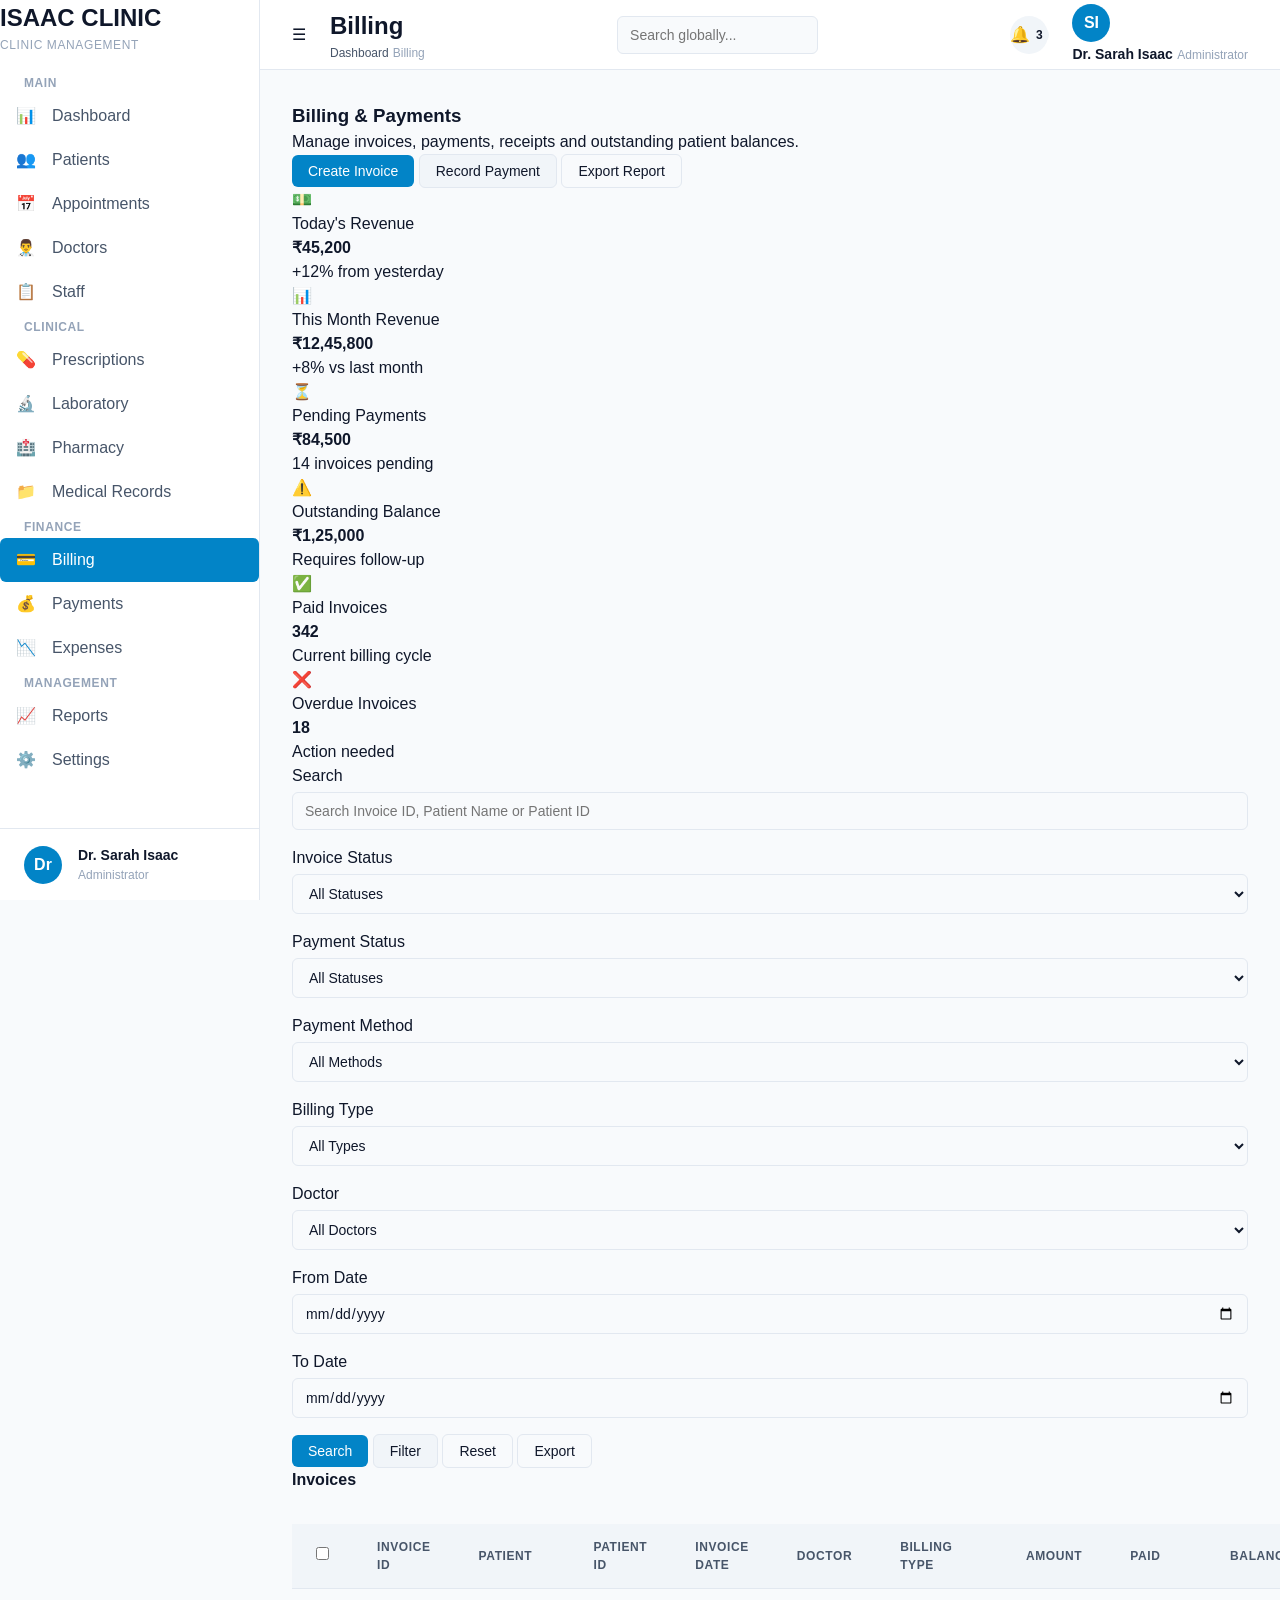
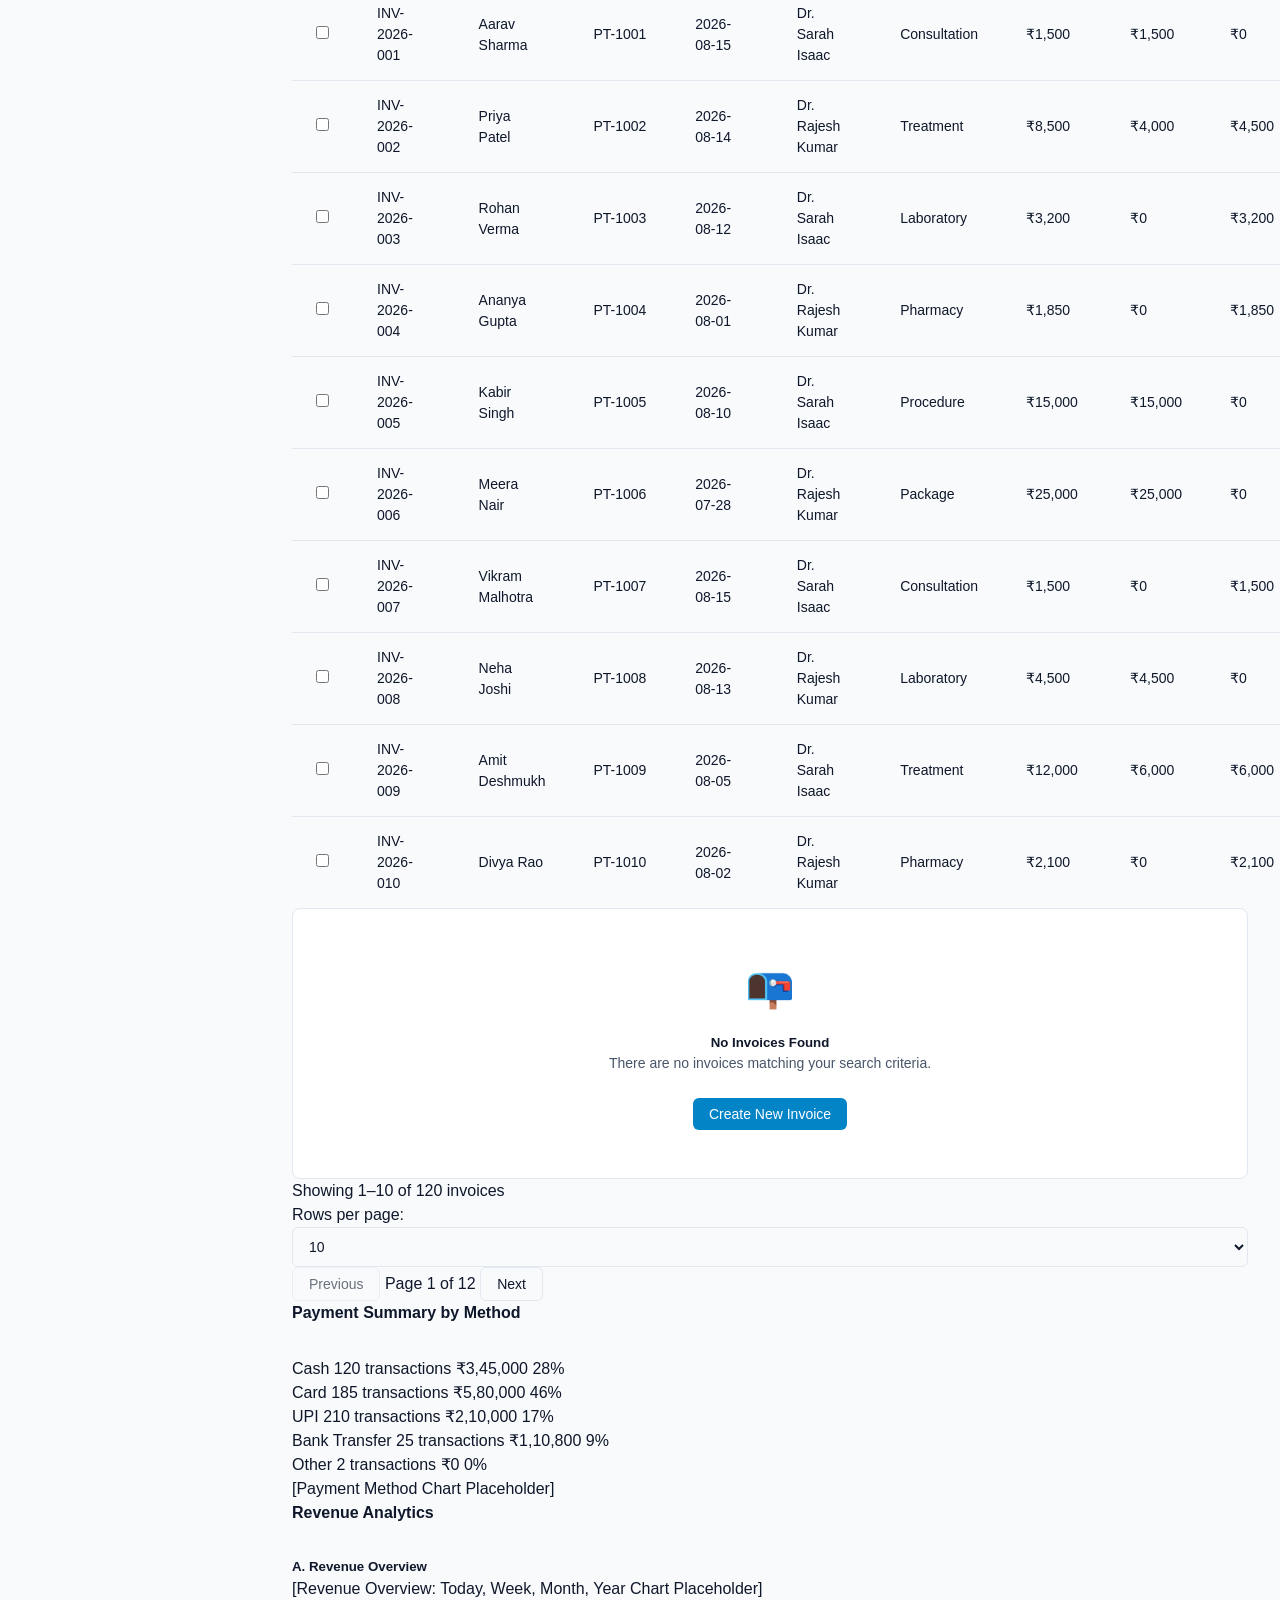
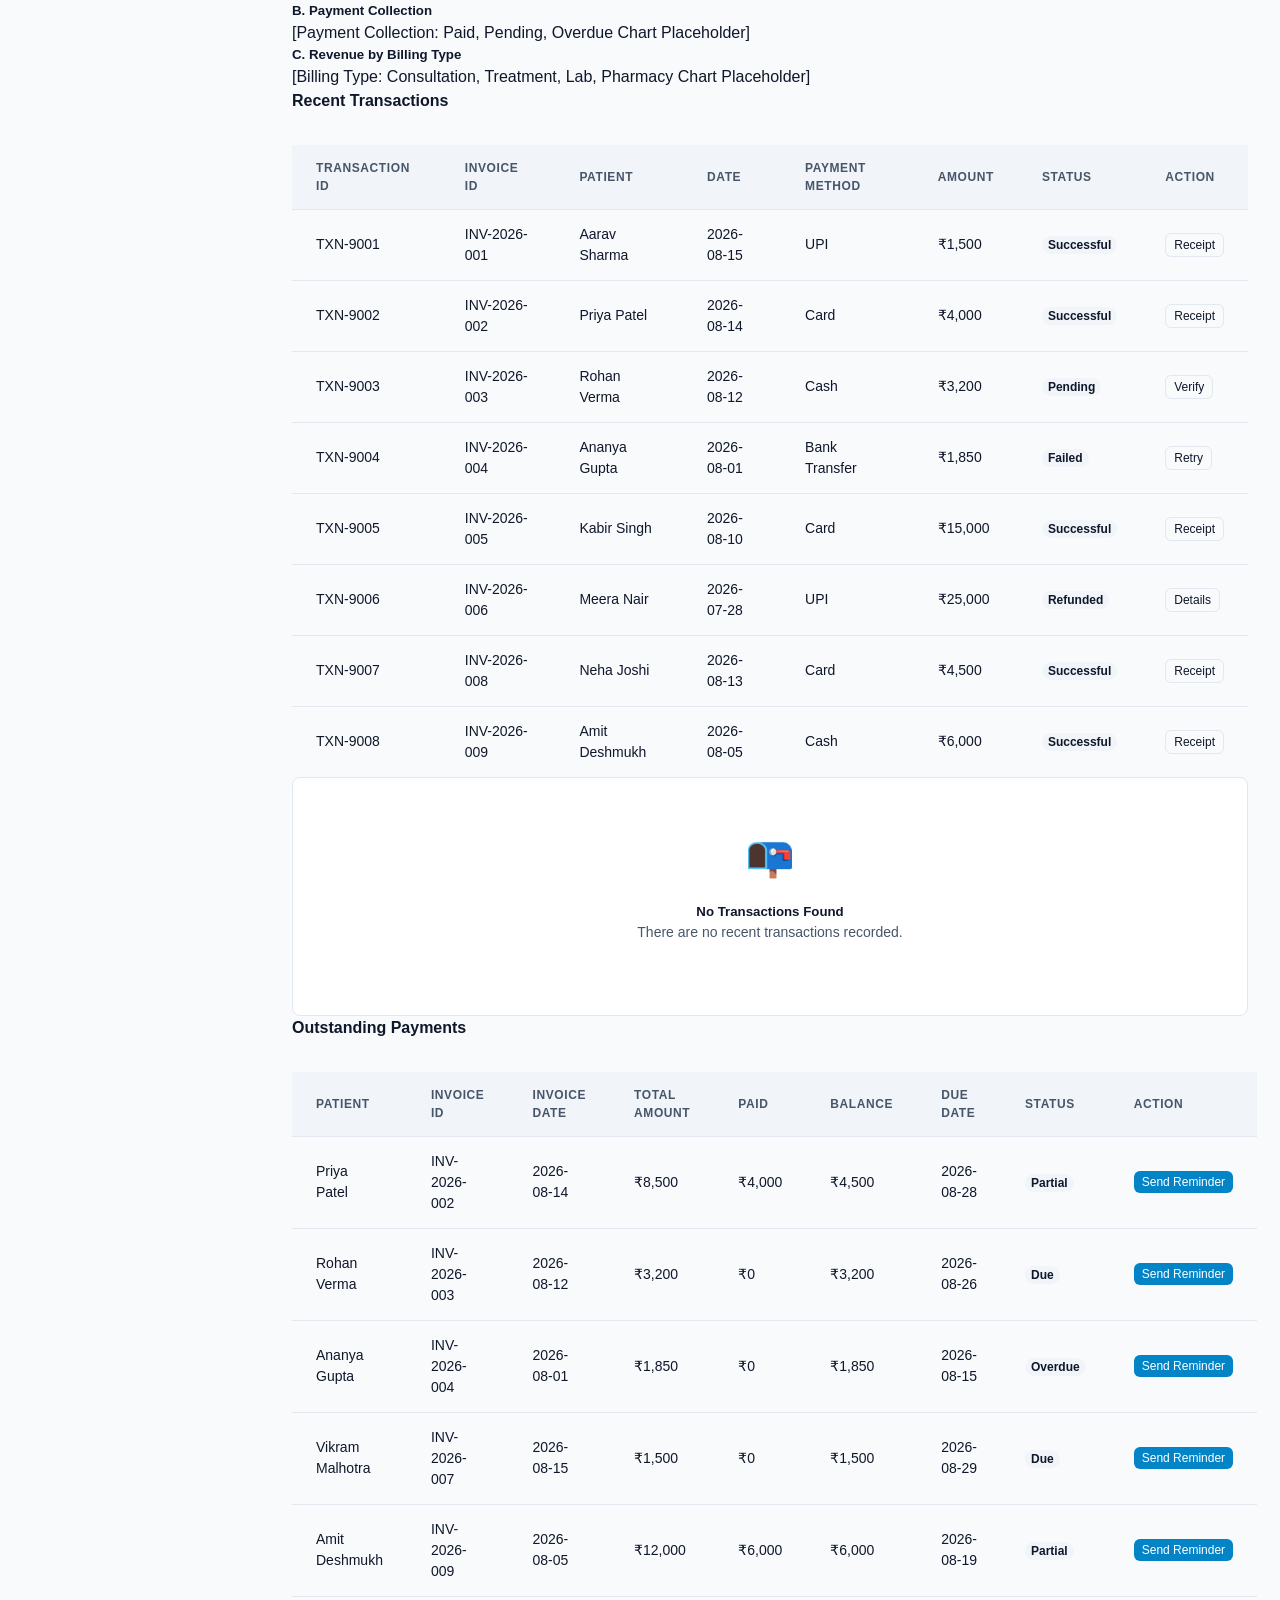
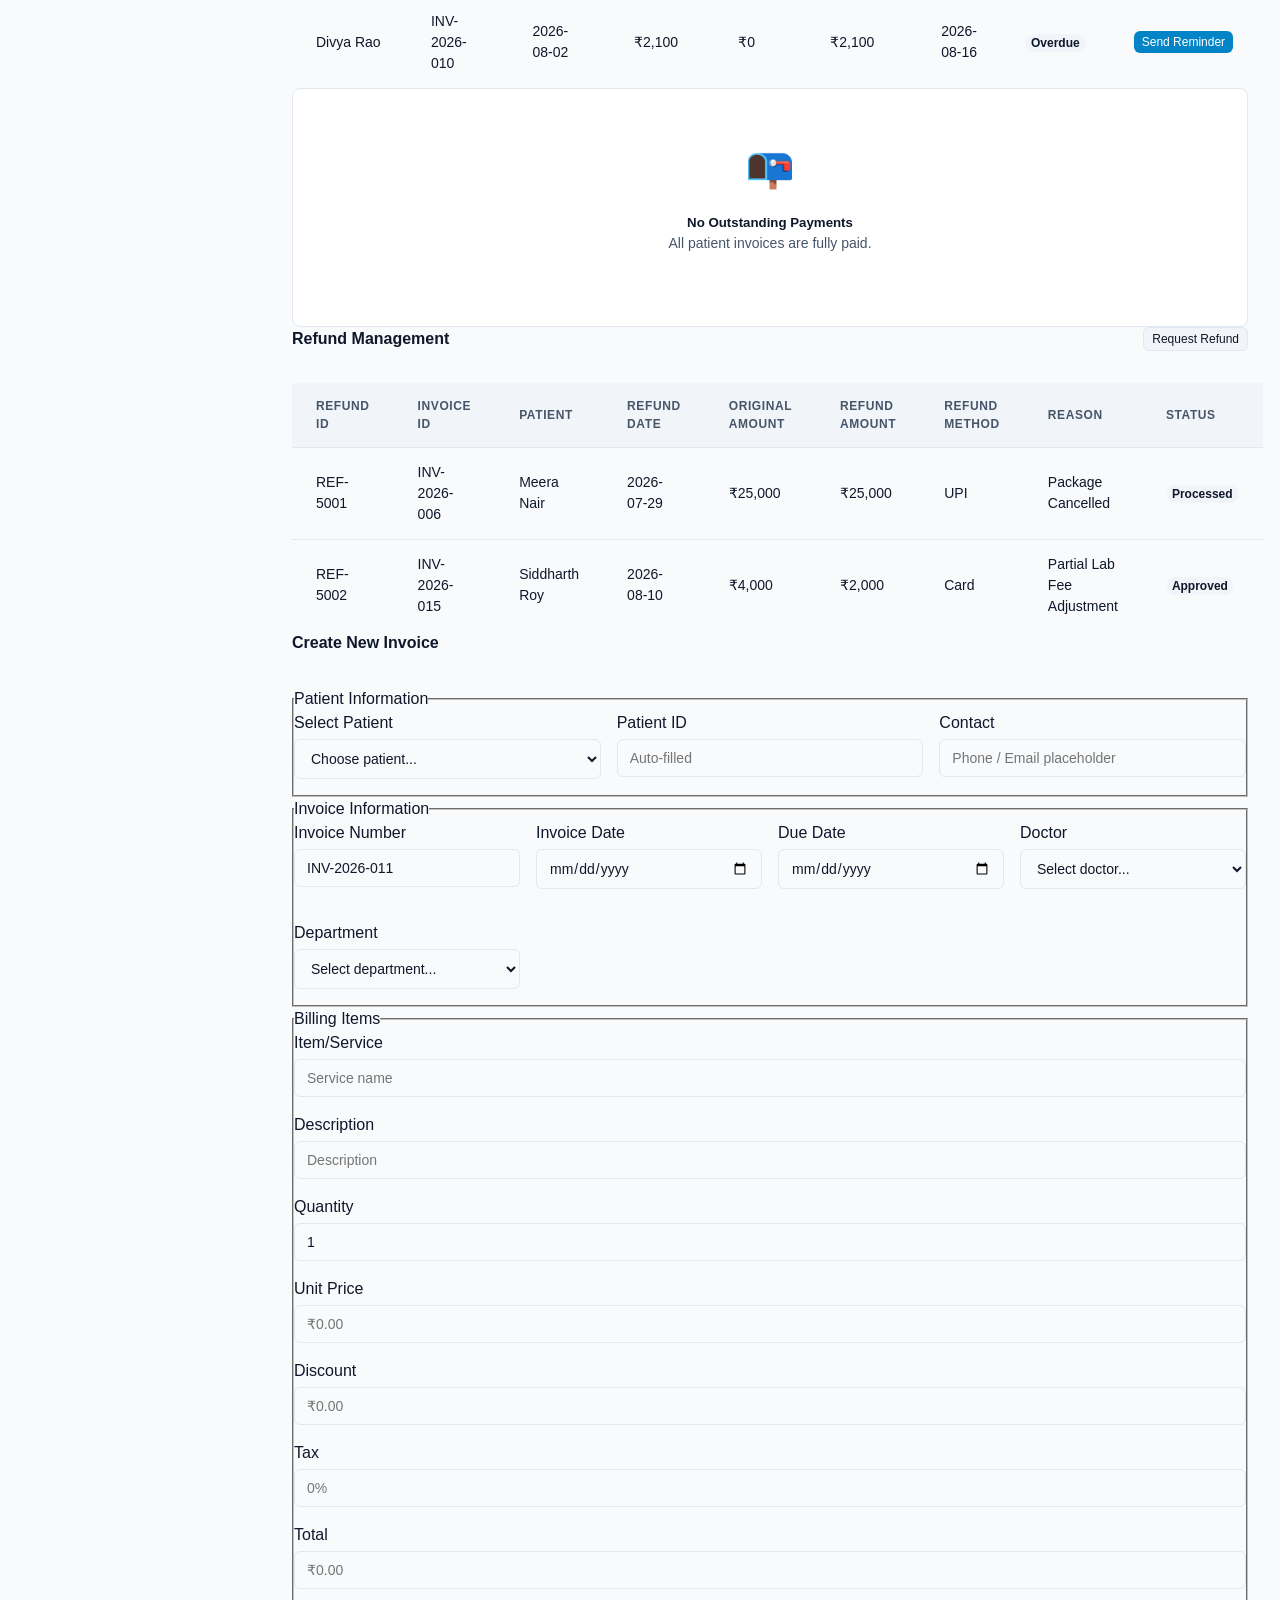
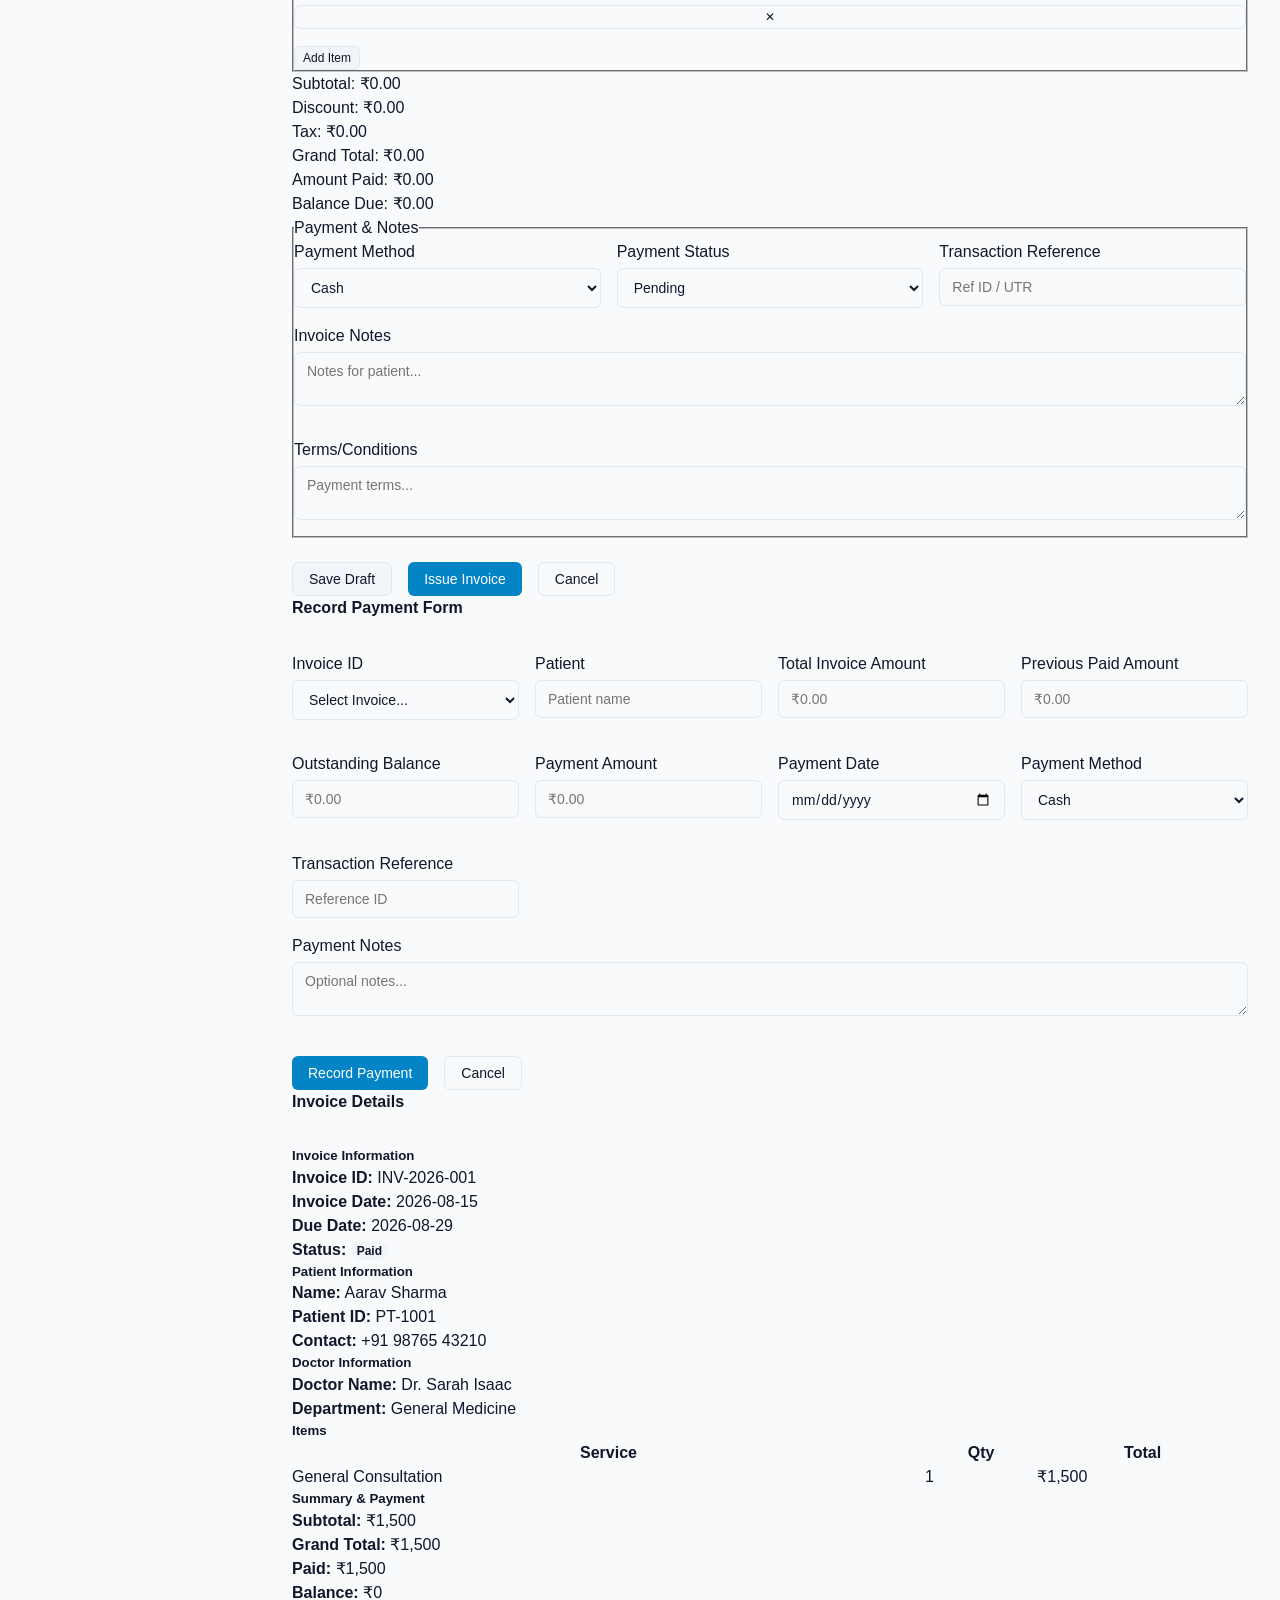
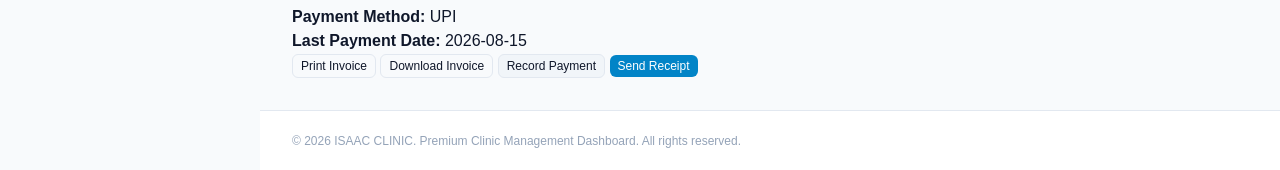
<file: billing.html>
<!DOCTYPE html>
<html lang="en">
<head>
    <meta charset="UTF-8">
    <meta name="viewport" content="width=device-width, initial-scale=1.0">
    <title>Billing & Payments - ISAAC CLINIC</title>
    <link rel="stylesheet" href="style.css">
</head>
<body>
    <div class="dashboard-container">
        <!-- Sidebar -->
        <aside class="sidebar" aria-label="Main Sidebar">
            <div class="brand-section">
                <h1 class="brand-title">ISAAC CLINIC</h1>
                <p class="brand-subtitle">Clinic Management</p>
            </div>
            <nav class="sidebar-nav">
                <div class="nav-group">
                    <span class="nav-category">MAIN</span>
                    <a href="index.html" class="nav-link"><span class="icon-placeholder" aria-hidden="true">📊</span> Dashboard</a>
                    <a href="patients.html" class="nav-link"><span class="icon-placeholder" aria-hidden="true">👥</span> Patients</a>
                    <a href="appointments.html" class="nav-link"><span class="icon-placeholder" aria-hidden="true">📅</span> Appointments</a>
                    <a href="doctors.html" class="nav-link"><span class="icon-placeholder" aria-hidden="true">👨‍⚕️</span> Doctors</a>
                    <a href="staff.html" class="nav-link"><span class="icon-placeholder" aria-hidden="true">📋</span> Staff</a>
                </div>
                <div class="nav-group">
                    <span class="nav-category">CLINICAL</span>
                    <a href="prescriptions.html" class="nav-link"><span class="icon-placeholder" aria-hidden="true">💊</span> Prescriptions</a>
                    <a href="laboratory.html" class="nav-link"><span class="icon-placeholder" aria-hidden="true">🔬</span> Laboratory</a>
                    <a href="pharmacy.html" class="nav-link"><span class="icon-placeholder" aria-hidden="true">🏥</span> Pharmacy</a>
                    <a href="medical-records.html" class="nav-link"><span class="icon-placeholder" aria-hidden="true">📁</span> Medical Records</a>
                </div>
                <div class="nav-group">
                    <span class="nav-category">FINANCE</span>
                    <a href="billing.html" class="nav-link active" aria-current="page"><span class="icon-placeholder" aria-hidden="true">💳</span> Billing</a>
                    <a href="payments.html" class="nav-link"><span class="icon-placeholder" aria-hidden="true">💰</span> Payments</a>
                    <a href="expenses.html" class="nav-link"><span class="icon-placeholder" aria-hidden="true">📉</span> Expenses</a>
                </div>
                <div class="nav-group">
                    <span class="nav-category">MANAGEMENT</span>
                    <a href="reports.html" class="nav-link"><span class="icon-placeholder" aria-hidden="true">📈</span> Reports</a>
                    <a href="settings.html" class="nav-link"><span class="icon-placeholder" aria-hidden="true">⚙️</span> Settings</a>
                </div>
            </nav>
            <div class="sidebar-footer">
                <div class="user-profile-mini">
                    <div class="user-avatar-placeholder" aria-hidden="true">Dr</div>
                    <div class="user-info">
                        <span class="user-name">Dr. Sarah Isaac</span>
                        <span class="user-role">Administrator</span>
                    </div>
                </div>
            </div>
        </aside>

        <!-- Main Wrapper -->
        <div class="main-wrapper">
            <!-- Top Header -->
            <header class="top-header" role="banner">
                <div class="header-left">
                    <button class="sidebar-toggle-btn" aria-label="Toggle Sidebar"><span class="icon-placeholder" aria-hidden="true">☰</span></button>
                    <div class="breadcrumb-container">
                        <h2 class="page-title">Billing</h2>
                        <nav aria-label="Breadcrumb">
                            <ol class="breadcrumb">
                                <li><a href="index.html">Dashboard</a></li>
                                <li aria-current="page">Billing</li>
                            </ol>
                        </nav>
                    </div>
                </div>
                <div class="header-center">
                    <div class="global-search-container">
                        <input type="search" class="global-search-input" placeholder="Search globally..." aria-label="Global Search">
                    </div>
                </div>
                <div class="header-right">
                    <button class="notification-btn" aria-label="Notifications"><span class="icon-placeholder" aria-hidden="true">🔔</span><span class="badge" aria-label="3 unread notifications">3</span></button>
                    <div class="user-profile-header">
                        <div class="user-avatar-placeholder" aria-hidden="true">SI</div>
                        <div class="user-meta">
                            <span class="user-name">Dr. Sarah Isaac</span>
                            <span class="user-role">Administrator</span>
                        </div>
                    </div>
                </div>
            </header>

            <!-- Main Content -->
            <main class="main-content" role="main">
                <!-- Page Header -->
                <section class="page-header-section">
                    <div class="page-header-content">
                        <h3 class="page-heading">Billing & Payments</h3>
                        <p class="page-description">Manage invoices, payments, receipts and outstanding patient balances.</p>
                    </div>
                    <div class="page-actions">
                        <button type="button" class="btn btn-primary" aria-label="Create Invoice">Create Invoice</button>
                        <button type="button" class="btn btn-secondary" aria-label="Record Payment">Record Payment</button>
                        <button type="button" class="btn btn-outline" aria-label="Export Report">Export Report</button>
                    </div>
                </section>

                <!-- Financial KPI Cards -->
                <section class="kpi-grid" aria-label="Financial Summary">
                    <article class="kpi-card">
                        <div class="kpi-icon"><span class="icon-placeholder" aria-hidden="true">💵</span></div>
                        <div class="kpi-body">
                            <span class="kpi-label">Today's Revenue</span>
                            <h4 class="kpi-value">₹45,200</h4>
                            <span class="kpi-trend positive">+12% from yesterday</span>
                        </div>
                    </article>
                    <article class="kpi-card">
                        <div class="kpi-icon"><span class="icon-placeholder" aria-hidden="true">📊</span></div>
                        <div class="kpi-body">
                            <span class="kpi-label">This Month Revenue</span>
                            <h4 class="kpi-value">₹12,45,800</h4>
                            <span class="kpi-trend positive">+8% vs last month</span>
                        </div>
                    </article>
                    <article class="kpi-card">
                        <div class="kpi-icon"><span class="icon-placeholder" aria-hidden="true">⏳</span></div>
                        <div class="kpi-body">
                            <span class="kpi-label">Pending Payments</span>
                            <h4 class="kpi-value">₹84,500</h4>
                            <span class="kpi-trend warning">14 invoices pending</span>
                        </div>
                    </article>
                    <article class="kpi-card">
                        <div class="kpi-icon"><span class="icon-placeholder" aria-hidden="true">⚠️</span></div>
                        <div class="kpi-body">
                            <span class="kpi-label">Outstanding Balance</span>
                            <h4 class="kpi-value">₹1,25,000</h4>
                            <span class="kpi-trend danger">Requires follow-up</span>
                        </div>
                    </article>
                    <article class="kpi-card">
                        <div class="kpi-icon"><span class="icon-placeholder" aria-hidden="true">✅</span></div>
                        <div class="kpi-body">
                            <span class="kpi-label">Paid Invoices</span>
                            <h4 class="kpi-value">342</h4>
                            <span class="kpi-trend positive">Current billing cycle</span>
                        </div>
                    </article>
                    <article class="kpi-card">
                        <div class="kpi-icon"><span class="icon-placeholder" aria-hidden="true">❌</span></div>
                        <div class="kpi-body">
                            <span class="kpi-label">Overdue Invoices</span>
                            <h4 class="kpi-value">18</h4>
                            <span class="kpi-trend danger">Action needed</span>
                        </div>
                    </article>
                </section>

                <!-- Billing Search & Filter Toolbar -->
                <section class="filter-section" aria-label="Billing Filters">
                    <form class="filter-form">
                        <div class="filter-group search-group">
                            <label for="billing-search">Search</label>
                            <input type="text" id="billing-search" placeholder="Search Invoice ID, Patient Name or Patient ID">
                        </div>
                        <div class="filter-group">
                            <label for="filter-invoice-status">Invoice Status</label>
                            <select id="filter-invoice-status">
                                <option value="">All Statuses</option>
                                <option value="issued">Issued</option>
                                <option value="paid">Paid</option>
                                <option value="cancelled">Cancelled</option>
                                <option value="draft">Draft</option>
                            </select>
                        </div>
                        <div class="filter-group">
                            <label for="filter-payment-status">Payment Status</label>
                            <select id="filter-payment-status">
                                <option value="">All Statuses</option>
                                <option value="paid">Paid</option>
                                <option value="pending">Pending</option>
                                <option value="partial">Partial</option>
                                <option value="overdue">Overdue</option>
                                <option value="refunded">Refunded</option>
                            </select>
                        </div>
                        <div class="filter-group">
                            <label for="filter-payment-method">Payment Method</label>
                            <select id="filter-payment-method">
                                <option value="">All Methods</option>
                                <option value="cash">Cash</option>
                                <option value="card">Card</option>
                                <option value="upi">UPI</option>
                                <option value="bank">Bank Transfer</option>
                            </select>
                        </div>
                        <div class="filter-group">
                            <label for="filter-billing-type">Billing Type</label>
                            <select id="filter-billing-type">
                                <option value="">All Types</option>
                                <option value="consultation">Consultation</option>
                                <option value="treatment">Treatment</option>
                                <option value="laboratory">Laboratory</option>
                                <option value="pharmacy">Pharmacy</option>
                                <option value="procedure">Procedure</option>
                                <option value="package">Package</option>
                            </select>
                        </div>
                        <div class="filter-group">
                            <label for="filter-doctor">Doctor</label>
                            <select id="filter-doctor">
                                <option value="">All Doctors</option>
                                <option value="doc1">Dr. Sarah Isaac</option>
                                <option value="doc2">Dr. Rajesh Kumar</option>
                            </select>
                        </div>
                        <div class="filter-group">
                            <label for="from-date">From Date</label>
                            <input type="date" id="from-date">
                        </div>
                        <div class="filter-group">
                            <label for="to-date">To Date</label>
                            <input type="date" id="to-date">
                        </div>
                        <div class="filter-actions">
                            <button type="button" class="btn btn-primary" aria-label="Search Invoices">Search</button>
                            <button type="button" class="btn btn-secondary" aria-label="Apply Filters">Filter</button>
                            <button type="reset" class="btn btn-outline" aria-label="Reset Filters">Reset</button>
                            <button type="button" class="btn btn-outline" aria-label="Export Invoices">Export</button>
                        </div>
                    </form>
                </section>

                <!-- Bulk Action Bar (Hidden/Structural) -->
                <section class="bulk-action-bar" aria-label="Bulk Actions" hidden>
                    <span class="selected-count">0 Invoices Selected</span>
                    <div class="bulk-buttons">
                        <button type="button" class="btn btn-outline">Export</button>
                        <button type="button" class="btn btn-outline">Mark Paid</button>
                        <button type="button" class="btn btn-outline">Send Reminder</button>
                        <button type="button" class="btn btn-outline">Archive</button>
                    </div>
                </section>

                <!-- Invoice Management Table -->
                <section class="table-section" aria-labelledby="invoices-heading">
                    <div class="section-header">
                        <h4 id="invoices-heading">Invoices</h4>
                    </div>
                    <div class="table-responsive">
                        <table class="data-table">
                            <thead>
                                <tr>
                                    <th><input type="checkbox" aria-label="Select all invoices"></th>
                                    <th>Invoice ID</th>
                                    <th>Patient</th>
                                    <th>Patient ID</th>
                                    <th>Invoice Date</th>
                                    <th>Doctor</th>
                                    <th>Billing Type</th>
                                    <th>Amount</th>
                                    <th>Paid</th>
                                    <th>Balance</th>
                                    <th>Payment Status</th>
                                    <th>Invoice Status</th>
                                    <th>Actions</th>
                                </tr>
                            </thead>
                            <tbody>
                                <tr>
                                    <td><input type="checkbox" aria-label="Select invoice INV-2026-001"></td>
                                    <td>INV-2026-001</td>
                                    <td>Aarav Sharma</td>
                                    <td>PT-1001</td>
                                    <td>2026-08-15</td>
                                    <td>Dr. Sarah Isaac</td>
                                    <td>Consultation</td>
                                    <td>₹1,500</td>
                                    <td>₹1,500</td>
                                    <td>₹0</td>
                                    <td><span class="badge badge-paid">Paid</span></td>
                                    <td><span class="badge badge-issued">Issued</span></td>
                                    <td>
                                        <div class="action-buttons">
                                            <button type="button" class="btn-icon" aria-label="View Invoice INV-2026-001">👁️</button>
                                            <button type="button" class="btn-icon" aria-label="Edit Invoice INV-2026-001">✏️</button>
                                            <button type="button" class="btn-icon" aria-label="Record Payment INV-2026-001">💳</button>
                                            <button type="button" class="btn-icon" aria-label="Download Receipt INV-2026-001">📥</button>
                                            <button type="button" class="btn-icon" aria-label="Print Invoice INV-2026-001">🖨️</button>
                                            <button type="button" class="btn-icon" aria-label="More actions for INV-2026-001">⋮</button>
                                        </div>
                                    </td>
                                </tr>
                                <tr>
                                    <td><input type="checkbox" aria-label="Select invoice INV-2026-002"></td>
                                    <td>INV-2026-002</td>
                                    <td>Priya Patel</td>
                                    <td>PT-1002</td>
                                    <td>2026-08-14</td>
                                    <td>Dr. Rajesh Kumar</td>
                                    <td>Treatment</td>
                                    <td>₹8,500</td>
                                    <td>₹4,000</td>
                                    <td>₹4,500</td>
                                    <td><span class="badge badge-partial">Partial</span></td>
                                    <td><span class="badge badge-issued">Issued</span></td>
                                    <td>
                                        <div class="action-buttons">
                                            <button type="button" class="btn-icon" aria-label="View Invoice INV-2026-002">👁️</button>
                                            <button type="button" class="btn-icon" aria-label="Edit Invoice INV-2026-002">✏️</button>
                                            <button type="button" class="btn-icon" aria-label="Record Payment INV-2026-002">💳</button>
                                            <button type="button" class="btn-icon" aria-label="Download Receipt INV-2026-002">📥</button>
                                            <button type="button" class="btn-icon" aria-label="Print Invoice INV-2026-002">🖨️</button>
                                            <button type="button" class="btn-icon" aria-label="More actions for INV-2026-002">⋮</button>
                                        </div>
                                    </td>
                                </tr>
                                <tr>
                                    <td><input type="checkbox" aria-label="Select invoice INV-2026-003"></td>
                                    <td>INV-2026-003</td>
                                    <td> Rohan Verma</td>
                                    <td>PT-1003</td>
                                    <td>2026-08-12</td>
                                    <td>Dr. Sarah Isaac</td>
                                    <td>Laboratory</td>
                                    <td>₹3,200</td>
                                    <td>₹0</td>
                                    <td>₹3,200</td>
                                    <td><span class="badge badge-pending">Pending</span></td>
                                    <td><span class="badge badge-issued">Issued</span></td>
                                    <td>
                                        <div class="action-buttons">
                                            <button type="button" class="btn-icon" aria-label="View Invoice INV-2026-003">👁️</button>
                                            <button type="button" class="btn-icon" aria-label="Edit Invoice INV-2026-003">✏️</button>
                                            <button type="button" class="btn-icon" aria-label="Record Payment INV-2026-003">💳</button>
                                            <button type="button" class="btn-icon" aria-label="Download Receipt INV-2026-003">📥</button>
                                            <button type="button" class="btn-icon" aria-label="Print Invoice INV-2026-003">🖨️</button>
                                            <button type="button" class="btn-icon" aria-label="More actions for INV-2026-003">⋮</button>
                                        </div>
                                    </td>
                                </tr>
                                <tr>
                                    <td><input type="checkbox" aria-label="Select invoice INV-2026-004"></td>
                                    <td>INV-2026-004</td>
                                    <td>Ananya Gupta</td>
                                    <td>PT-1004</td>
                                    <td>2026-08-01</td>
                                    <td>Dr. Rajesh Kumar</td>
                                    <td>Pharmacy</td>
                                    <td>₹1,850</td>
                                    <td>₹0</td>
                                    <td>₹1,850</td>
                                    <td><span class="badge badge-overdue">Overdue</span></td>
                                    <td><span class="badge badge-issued">Issued</span></td>
                                    <td>
                                        <div class="action-buttons">
                                            <button type="button" class="btn-icon" aria-label="View Invoice INV-2026-004">👁️</button>
                                            <button type="button" class="btn-icon" aria-label="Edit Invoice INV-2026-004">✏️</button>
                                            <button type="button" class="btn-icon" aria-label="Record Payment INV-2026-004">💳</button>
                                            <button type="button" class="btn-icon" aria-label="Download Receipt INV-2026-004">📥</button>
                                            <button type="button" class="btn-icon" aria-label="Print Invoice INV-2026-004">🖨️</button>
                                            <button type="button" class="btn-icon" aria-label="More actions for INV-2026-004">⋮</button>
                                        </div>
                                    </td>
                                </tr>
                                <tr>
                                    <td><input type="checkbox" aria-label="Select invoice INV-2026-005"></td>
                                    <td>INV-2026-005</td>
                                    <td>Kabir Singh</td>
                                    <td>PT-1005</td>
                                    <td>2026-08-10</td>
                                    <td>Dr. Sarah Isaac</td>
                                    <td>Procedure</td>
                                    <td>₹15,000</td>
                                    <td>₹15,000</td>
                                    <td>₹0</td>
                                    <td><span class="badge badge-paid">Paid</span></td>
                                    <td><span class="badge badge-paid">Paid</span></td>
                                    <td>
                                        <div class="action-buttons">
                                            <button type="button" class="btn-icon" aria-label="View Invoice INV-2026-005">👁️</button>
                                            <button type="button" class="btn-icon" aria-label="Edit Invoice INV-2026-005">✏️</button>
                                            <button type="button" class="btn-icon" aria-label="Record Payment INV-2026-005">💳</button>
                                            <button type="button" class="btn-icon" aria-label="Download Receipt INV-2026-005">📥</button>
                                            <button type="button" class="btn-icon" aria-label="Print Invoice INV-2026-005">🖨️</button>
                                            <button type="button" class="btn-icon" aria-label="More actions for INV-2026-005">⋮</button>
                                        </div>
                                    </td>
                                </tr>
                                <tr>
                                    <td><input type="checkbox" aria-label="Select invoice INV-2026-006"></td>
                                    <td>INV-2026-006</td>
                                    <td>Meera Nair</td>
                                    <td>PT-1006</td>
                                    <td>2026-07-28</td>
                                    <td>Dr. Rajesh Kumar</td>
                                    <td>Package</td>
                                    <td>₹25,000</td>
                                    <td>₹25,000</td>
                                    <td>₹0</td>
                                    <td><span class="badge badge-refunded">Refunded</span></td>
                                    <td><span class="badge badge-cancelled">Cancelled</span></td>
                                    <td>
                                        <div class="action-buttons">
                                            <button type="button" class="btn-icon" aria-label="View Invoice INV-2026-006">👁️</button>
                                            <button type="button" class="btn-icon" aria-label="Edit Invoice INV-2026-006">✏️</button>
                                            <button type="button" class="btn-icon" aria-label="Record Payment INV-2026-006">💳</button>
                                            <button type="button" class="btn-icon" aria-label="Download Receipt INV-2026-006">📥</button>
                                            <button type="button" class="btn-icon" aria-label="Print Invoice INV-2026-006">🖨️</button>
                                            <button type="button" class="btn-icon" aria-label="More actions for INV-2026-006">⋮</button>
                                        </div>
                                    </td>
                                </tr>
                                <tr>
                                    <td><input type="checkbox" aria-label="Select invoice INV-2026-007"></td>
                                    <td>INV-2026-007</td>
                                    <td>Vikram Malhotra</td>
                                    <td>PT-1007</td>
                                    <td>2026-08-15</td>
                                    <td>Dr. Sarah Isaac</td>
                                    <td>Consultation</td>
                                    <td>₹1,500</td>
                                    <td>₹0</td>
                                    <td>₹1,500</td>
                                    <td><span class="badge badge-pending">Pending</span></td>
                                    <td><span class="badge badge-draft">Draft</span></td>
                                    <td>
                                        <div class="action-buttons">
                                            <button type="button" class="btn-icon" aria-label="View Invoice INV-2026-007">👁️</button>
                                            <button type="button" class="btn-icon" aria-label="Edit Invoice INV-2026-007">✏️</button>
                                            <button type="button" class="btn-icon" aria-label="Record Payment INV-2026-007">💳</button>
                                            <button type="button" class="btn-icon" aria-label="Download Receipt INV-2026-007">📥</button>
                                            <button type="button" class="btn-icon" aria-label="Print Invoice INV-2026-007">🖨️</button>
                                            <button type="button" class="btn-icon" aria-label="More actions for INV-2026-007">⋮</button>
                                        </div>
                                    </td>
                                </tr>
                                <tr>
                                    <td><input type="checkbox" aria-label="Select invoice INV-2026-008"></td>
                                    <td>INV-2026-008</td>
                                    <td>Neha Joshi</td>
                                    <td>PT-1008</td>
                                    <td>2026-08-13</td>
                                    <td>Dr. Rajesh Kumar</td>
                                    <td>Laboratory</td>
                                    <td>₹4,500</td>
                                    <td>₹4,500</td>
                                    <td>₹0</td>
                                    <td><span class="badge badge-paid">Paid</span></td>
                                    <td><span class="badge badge-issued">Issued</span></td>
                                    <td>
                                        <div class="action-buttons">
                                            <button type="button" class="btn-icon" aria-label="View Invoice INV-2026-008">👁️</button>
                                            <button type="button" class="btn-icon" aria-label="Edit Invoice INV-2026-008">✏️</button>
                                            <button type="button" class="btn-icon" aria-label="Record Payment INV-2026-008">💳</button>
                                            <button type="button" class="btn-icon" aria-label="Download Receipt INV-2026-008">📥</button>
                                            <button type="button" class="btn-icon" aria-label="Print Invoice INV-2026-008">🖨️</button>
                                            <button type="button" class="btn-icon" aria-label="More actions for INV-2026-008">⋮</button>
                                        </div>
                                    </td>
                                </tr>
                                <tr>
                                    <td><input type="checkbox" aria-label="Select invoice INV-2026-009"></td>
                                    <td>INV-2026-009</td>
                                    <td>Amit Deshmukh</td>
                                    <td>PT-1009</td>
                                    <td>2026-08-05</td>
                                    <td>Dr. Sarah Isaac</td>
                                    <td>Treatment</td>
                                    <td>₹12,000</td>
                                    <td>₹6,000</td>
                                    <td>₹6,000</td>
                                    <td><span class="badge badge-partial">Partial</span></td>
                                    <td><span class="badge badge-issued">Issued</span></td>
                                    <td>
                                        <div class="action-buttons">
                                            <button type="button" class="btn-icon" aria-label="View Invoice INV-2026-009">👁️</button>
                                            <button type="button" class="btn-icon" aria-label="Edit Invoice INV-2026-009">✏️</button>
                                            <button type="button" class="btn-icon" aria-label="Record Payment INV-2026-009">💳</button>
                                            <button type="button" class="btn-icon" aria-label="Download Receipt INV-2026-009">📥</button>
                                            <button type="button" class="btn-icon" aria-label="Print Invoice INV-2026-009">🖨️</button>
                                            <button type="button" class="btn-icon" aria-label="More actions for INV-2026-009">⋮</button>
                                        </div>
                                    </td>
                                </tr>
                                <tr>
                                    <td><input type="checkbox" aria-label="Select invoice INV-2026-010"></td>
                                    <td>INV-2026-010</td>
                                    <td>Divya Rao</td>
                                    <td>PT-1010</td>
                                    <td>2026-08-02</td>
                                    <td>Dr. Rajesh Kumar</td>
                                    <td>Pharmacy</td>
                                    <td>₹2,100</td>
                                    <td>₹0</td>
                                    <td>₹2,100</td>
                                    <td><span class="badge badge-overdue">Overdue</span></td>
                                    <td><span class="badge badge-issued">Issued</span></td>
                                    <td>
                                        <div class="action-buttons">
                                            <button type="button" class="btn-icon" aria-label="View Invoice INV-2026-010">👁️</button>
                                            <button type="button" class="btn-icon" aria-label="Edit Invoice INV-2026-010">✏️</button>
                                            <button type="button" class="btn-icon" aria-label="Record Payment INV-2026-010">💳</button>
                                            <button type="button" class="btn-icon" aria-label="Download Receipt INV-2026-010">📥</button>
                                            <button type="button" class="btn-icon" aria-label="Print Invoice INV-2026-010">🖨️</button>
                                            <button type="button" class="btn-icon" aria-label="More actions for INV-2026-010">⋮</button>
                                        </div>
                                    </td>
                                </tr>
                            </tbody>
                        </table>
                    </div>
                    <!-- Empty State for Invoices (Hidden by default for demonstration) -->
                    <div class="empty-state" hidden>
                        <div class="empty-icon"><span class="icon-placeholder" aria-hidden="true">📭</span></div>
                        <h5>No Invoices Found</h5>
                        <p>There are no invoices matching your search criteria.</p>
                        <button type="button" class="btn btn-primary">Create New Invoice</button>
                    </div>
                    <!-- Pagination -->
                    <nav class="pagination-container" aria-label="Invoice Table Navigation">
                        <span class="pagination-info">Showing 1–10 of 120 invoices</span>
                        <div class="pagination-controls">
                            <label for="rows-per-page">Rows per page:</label>
                            <select id="rows-per-page">
                                <option value="10" selected>10</option>
                                <option value="25">25</option>
                                <option value="50">50</option>
                                <option value="100">100</option>
                            </select>
                            <button type="button" class="btn btn-outline" disabled>Previous</button>
                            <span class="page-numbers">Page 1 of 12</span>
                            <button type="button" class="btn btn-outline">Next</button>
                        </div>
                    </nav>
                </section>

                <!-- Payment Summary & Recent Transactions -->
                <div class="grid-two-column">
                    <!-- Payment Summary Section -->
                    <section class="card-section" aria-labelledby="payment-summary-heading">
                        <div class="section-header">
                            <h4 id="payment-summary-heading">Payment Summary by Method</h4>
                        </div>
                        <div class="payment-methods-grid">
                            <div class="payment-method-card">
                                <span class="method-name">Cash</span>
                                <span class="method-count">120 transactions</span>
                                <span class="method-amount">₹3,45,000</span>
                                <span class="method-percentage">28%</span>
                            </div>
                            <div class="payment-method-card">
                                <span class="method-name">Card</span>
                                <span class="method-count">185 transactions</span>
                                <span class="method-amount">₹5,80,000</span>
                                <span class="method-percentage">46%</span>
                            </div>
                            <div class="payment-method-card">
                                <span class="method-name">UPI</span>
                                <span class="method-count">210 transactions</span>
                                <span class="method-amount">₹2,10,000</span>
                                <span class="method-percentage">17%</span>
                            </div>
                            <div class="payment-method-card">
                                <span class="method-name">Bank Transfer</span>
                                <span class="method-count">25 transactions</span>
                                <span class="method-amount">₹1,10,800</span>
                                <span class="method-percentage">9%</span>
                            </div>
                            <div class="payment-method-card">
                                <span class="method-name">Other</span>
                                <span class="method-count">2 transactions</span>
                                <span class="method-amount">₹0</span>
                                <span class="method-percentage">0%</span>
                            </div>
                        </div>
                        <div class="chart-placeholder" aria-label="Payment Method Visualization">
                            <span>[Payment Method Chart Placeholder]</span>
                        </div>
                    </section>

                    <!-- Revenue Analytics Section -->
                    <section class="card-section" aria-labelledby="revenue-analytics-heading">
                        <div class="section-header">
                            <h4 id="revenue-analytics-heading">Revenue Analytics</h4>
                        </div>
                        <div class="analytics-sub-section">
                            <h5>A. Revenue Overview</h5>
                            <div class="chart-placeholder small" aria-label="Revenue Overview Chart">
                                <span>[Revenue Overview: Today, Week, Month, Year Chart Placeholder]</span>
                            </div>
                        </div>
                        <div class="analytics-sub-section">
                            <h5>B. Payment Collection</h5>
                            <div class="chart-placeholder small" aria-label="Payment Collection Chart">
                                <span>[Payment Collection: Paid, Pending, Overdue Chart Placeholder]</span>
                            </div>
                        </div>
                        <div class="analytics-sub-section">
                            <h5>C. Revenue by Billing Type</h5>
                            <div class="chart-placeholder small" aria-label="Revenue by Billing Type Chart">
                                <span>[Billing Type: Consultation, Treatment, Lab, Pharmacy Chart Placeholder]</span>
                            </div>
                        </div>
                    </section>
                </div>

                <!-- Recent Transactions -->
                <section class="table-section" aria-labelledby="transactions-heading">
                    <div class="section-header">
                        <h4 id="transactions-heading">Recent Transactions</h4>
                    </div>
                    <div class="table-responsive">
                        <table class="data-table">
                            <thead>
                                <tr>
                                    <th>Transaction ID</th>
                                    <th>Invoice ID</th>
                                    <th>Patient</th>
                                    <th>Date</th>
                                    <th>Payment Method</th>
                                    <th>Amount</th>
                                    <th>Status</th>
                                    <th>Action</th>
                                </tr>
                            </thead>
                            <tbody>
                                <tr>
                                    <td>TXN-9001</td>
                                    <td>INV-2026-001</td>
                                    <td>Aarav Sharma</td>
                                    <td>2026-08-15</td>
                                    <td>UPI</td>
                                    <td>₹1,500</td>
                                    <td><span class="badge badge-paid">Successful</span></td>
                                    <td><button type="button" class="btn btn-outline btn-sm">Receipt</button></td>
                                </tr>
                                <tr>
                                    <td>TXN-9002</td>
                                    <td>INV-2026-002</td>
                                    <td>Priya Patel</td>
                                    <td>2026-08-14</td>
                                    <td>Card</td>
                                    <td>₹4,000</td>
                                    <td><span class="badge badge-paid">Successful</span></td>
                                    <td><button type="button" class="btn btn-outline btn-sm">Receipt</button></td>
                                </tr>
                                <tr>
                                    <td>TXN-9003</td>
                                    <td>INV-2026-003</td>
                                    <td>Rohan Verma</td>
                                    <td>2026-08-12</td>
                                    <td>Cash</td>
                                    <td>₹3,200</td>
                                    <td><span class="badge badge-pending">Pending</span></td>
                                    <td><button type="button" class="btn btn-outline btn-sm">Verify</button></td>
                                </tr>
                                <tr>
                                    <td>TXN-9004</td>
                                    <td>INV-2026-004</td>
                                    <td>Ananya Gupta</td>
                                    <td>2026-08-01</td>
                                    <td>Bank Transfer</td>
                                    <td>₹1,850</td>
                                    <td><span class="badge badge-overdue">Failed</span></td>
                                    <td><button type="button" class="btn btn-outline btn-sm">Retry</button></td>
                                </tr>
                                <tr>
                                    <td>TXN-9005</td>
                                    <td>INV-2026-005</td>
                                    <td>Kabir Singh</td>
                                    <td>2026-08-10</td>
                                    <td>Card</td>
                                    <td>₹15,000</td>
                                    <td><span class="badge badge-paid">Successful</span></td>
                                    <td><button type="button" class="btn btn-outline btn-sm">Receipt</button></td>
                                </tr>
                                <tr>
                                    <td>TXN-9006</td>
                                    <td>INV-2026-006</td>
                                    <td>Meera Nair</td>
                                    <td>2026-07-28</td>
                                    <td>UPI</td>
                                    <td>₹25,000</td>
                                    <td><span class="badge badge-refunded">Refunded</span></td>
                                    <td><button type="button" class="btn btn-outline btn-sm">Details</button></td>
                                </tr>
                                <tr>
                                    <td>TXN-9007</td>
                                    <td>INV-2026-008</td>
                                    <td>Neha Joshi</td>
                                    <td>2026-08-13</td>
                                    <td>Card</td>
                                    <td>₹4,500</td>
                                    <td><span class="badge badge-paid">Successful</span></td>
                                    <td><button type="button" class="btn btn-outline btn-sm">Receipt</button></td>
                                </tr>
                                <tr>
                                    <td>TXN-9008</td>
                                    <td>INV-2026-009</td>
                                    <td>Amit Deshmukh</td>
                                    <td>2026-08-05</td>
                                    <td>Cash</td>
                                    <td>₹6,000</td>
                                    <td><span class="badge badge-paid">Successful</span></td>
                                    <td><button type="button" class="btn btn-outline btn-sm">Receipt</button></td>
                                </tr>
                            </tbody>
                        </table>
                    </div>
                    <!-- Empty State for Transactions (Hidden) -->
                    <div class="empty-state" hidden>
                        <div class="empty-icon"><span class="icon-placeholder" aria-hidden="true">📭</span></div>
                        <h5>No Transactions Found</h5>
                        <p>There are no recent transactions recorded.</p>
                    </div>
                </section>

                <!-- Outstanding Payments -->
                <section class="table-section" aria-labelledby="outstanding-heading">
                    <div class="section-header">
                        <h4 id="outstanding-heading">Outstanding Payments</h4>
                    </div>
                    <div class="table-responsive">
                        <table class="data-table">
                            <thead>
                                <tr>
                                    <th>Patient</th>
                                    <th>Invoice ID</th>
                                    <th>Invoice Date</th>
                                    <th>Total Amount</th>
                                    <th>Paid</th>
                                    <th>Balance</th>
                                    <th>Due Date</th>
                                    <th>Status</th>
                                    <th>Action</th>
                                </tr>
                            </thead>
                            <tbody>
                                <tr>
                                    <td>Priya Patel</td>
                                    <td>INV-2026-002</td>
                                    <td>2026-08-14</td>
                                    <td>₹8,500</td>
                                    <td>₹4,000</td>
                                    <td>₹4,500</td>
                                    <td>2026-08-28</td>
                                    <td><span class="badge badge-partial">Partial</span></td>
                                    <td><button type="button" class="btn btn-primary btn-sm">Send Reminder</button></td>
                                </tr>
                                <tr>
                                    <td>Rohan Verma</td>
                                    <td>INV-2026-003</td>
                                    <td>2026-08-12</td>
                                    <td>₹3,200</td>
                                    <td>₹0</td>
                                    <td>₹3,200</td>
                                    <td>2026-08-26</td>
                                    <td><span class="badge badge-pending">Due</span></td>
                                    <td><button type="button" class="btn btn-primary btn-sm">Send Reminder</button></td>
                                </tr>
                                <tr>
                                    <td>Ananya Gupta</td>
                                    <td>INV-2026-004</td>
                                    <td>2026-08-01</td>
                                    <td>₹1,850</td>
                                    <td>₹0</td>
                                    <td>₹1,850</td>
                                    <td>2026-08-15</td>
                                    <td><span class="badge badge-overdue">Overdue</span></td>
                                    <td><button type="button" class="btn btn-primary btn-sm">Send Reminder</button></td>
                                </tr>
                                <tr>
                                    <td>Vikram Malhotra</td>
                                    <td>INV-2026-007</td>
                                    <td>2026-08-15</td>
                                    <td>₹1,500</td>
                                    <td>₹0</td>
                                    <td>₹1,500</td>
                                    <td>2026-08-29</td>
                                    <td><span class="badge badge-pending">Due</span></td>
                                    <td><button type="button" class="btn btn-primary btn-sm">Send Reminder</button></td>
                                </tr>
                                <tr>
                                    <td>Amit Deshmukh</td>
                                    <td>INV-2026-009</td>
                                    <td>2026-08-05</td>
                                    <td>₹12,000</td>
                                    <td>₹6,000</td>
                                    <td>₹6,000</td>
                                    <td>2026-08-19</td>
                                    <td><span class="badge badge-partial">Partial</span></td>
                                    <td><button type="button" class="btn btn-primary btn-sm">Send Reminder</button></td>
                                </tr>
                                <tr>
                                    <td>Divya Rao</td>
                                    <td>INV-2026-010</td>
                                    <td>2026-08-02</td>
                                    <td>₹2,100</td>
                                    <td>₹0</td>
                                    <td>₹2,100</td>
                                    <td>2026-08-16</td>
                                    <td><span class="badge badge-overdue">Overdue</span></td>
                                    <td><button type="button" class="btn btn-primary btn-sm">Send Reminder</button></td>
                                </tr>
                            </tbody>
                        </table>
                    </div>
                    <!-- Empty State for Outstanding Payments (Hidden) -->
                    <div class="empty-state" hidden>
                        <div class="empty-icon"><span class="icon-placeholder" aria-hidden="true">📭</span></div>
                        <h5>No Outstanding Payments</h5>
                        <p>All patient invoices are fully paid.</p>
                    </div>
                </section>

                <!-- Refund Section -->
                <section class="table-section" aria-labelledby="refunds-heading">
                    <div class="section-header">
                        <h4 id="refunds-heading">Refund Management</h4>
                        <button type="button" class="btn btn-secondary btn-sm" aria-label="Request Refund">Request Refund</button>
                    </div>
                    <div class="table-responsive">
                        <table class="data-table">
                            <thead>
                                <tr>
                                    <th>Refund ID</th>
                                    <th>Invoice ID</th>
                                    <th>Patient</th>
                                    <th>Refund Date</th>
                                    <th>Original Amount</th>
                                    <th>Refund Amount</th>
                                    <th>Refund Method</th>
                                    <th>Reason</th>
                                    <th>Status</th>
                                </tr>
                            </thead>
                            <tbody>
                                <tr>
                                    <td>REF-5001</td>
                                    <td>INV-2026-006</td>
                                    <td>Meera Nair</td>
                                    <td>2026-07-29</td>
                                    <td>₹25,000</td>
                                    <td>₹25,000</td>
                                    <td>UPI</td>
                                    <td>Package Cancelled</td>
                                    <td><span class="badge badge-paid">Processed</span></td>
                                </tr>
                                <tr>
                                    <td>REF-5002</td>
                                    <td>INV-2026-015</td>
                                    <td>Siddharth Roy</td>
                                    <td>2026-08-10</td>
                                    <td>₹4,000</td>
                                    <td>₹2,000</td>
                                    <td>Card</td>
                                    <td>Partial Lab Fee Adjustment</td>
                                    <td><span class="badge badge-pending">Approved</span></td>
                                </tr>
                            </tbody>
                        </table>
                    </div>
                </section>

                <!-- Forms & Side Panels Section (Structural / Hidden by default or displayed as card blocks) -->
                <div class="forms-container-wrapper">
                    <!-- Create New Invoice Form -->
                    <section class="form-section-card" aria-labelledby="create-invoice-heading">
                        <div class="section-header">
                            <h4 id="create-invoice-heading">Create New Invoice</h4>
                        </div>
                        <form class="invoice-form">
                            <fieldset>
                                <legend>Patient Information</legend>
                                <div class="form-row">
                                    <div class="form-group">
                                        <label for="select-patient">Select Patient</label>
                                        <select id="select-patient">
                                            <option value="">Choose patient...</option>
                                            <option value="pt-1001">Aarav Sharma (PT-1001)</option>
                                            <option value="pt-1002">Priya Patel (PT-1002)</option>
                                        </select>
                                    </div>
                                    <div class="form-group">
                                        <label for="patient-id-display">Patient ID</label>
                                        <input type="text" id="patient-id-display" placeholder="Auto-filled" readonly>
                                    </div>
                                    <div class="form-group">
                                        <label for="patient-contact">Contact</label>
                                        <input type="text" id="patient-contact" placeholder="Phone / Email placeholder" readonly>
                                    </div>
                                </div>
                            </fieldset>

                            <fieldset>
                                <legend>Invoice Information</legend>
                                <div class="form-row">
                                    <div class="form-group">
                                        <label for="invoice-number">Invoice Number</label>
                                        <input type="text" id="invoice-number" value="INV-2026-011" readonly>
                                    </div>
                                    <div class="form-group">
                                        <label for="invoice-date">Invoice Date</label>
                                        <input type="date" id="invoice-date">
                                    </div>
                                    <div class="form-group">
                                        <label for="due-date">Due Date</label>
                                        <input type="date" id="due-date">
                                    </div>
                                    <div class="form-group">
                                        <label for="invoice-doctor">Doctor</label>
                                        <select id="invoice-doctor">
                                            <option value="">Select doctor...</option>
                                            <option value="doc1">Dr. Sarah Isaac</option>
                                            <option value="doc2">Dr. Rajesh Kumar</option>
                                        </select>
                                    </div>
                                    <div class="form-group">
                                        <label for="invoice-department">Department</label>
                                        <select id="invoice-department">
                                            <option value="">Select department...</option>
                                            <option value="general">General Medicine</option>
                                            <option value="cardio">Cardiology</option>
                                            <option value="derm">Dermatology</option>
                                        </select>
                                    </div>
                                </div>
                            </fieldset>

                            <fieldset>
                                <legend>Billing Items</legend>
                                <div class="invoice-items-container">
                                    <div class="invoice-item-row">
                                        <div class="form-group">
                                            <label>Item/Service</label>
                                            <input type="text" placeholder="Service name">
                                        </div>
                                        <div class="form-group">
                                            <label>Description</label>
                                            <input type="text" placeholder="Description">
                                        </div>
                                        <div class="form-group">
                                            <label>Quantity</label>
                                            <input type="number" value="1">
                                        </div>
                                        <div class="form-group">
                                            <label>Unit Price</label>
                                            <input type="number" placeholder="₹0.00">
                                        </div>
                                        <div class="form-group">
                                            <label>Discount</label>
                                            <input type="number" placeholder="₹0.00">
                                        </div>
                                        <div class="form-group">
                                            <label>Tax</label>
                                            <input type="number" placeholder="0%">
                                        </div>
                                        <div class="form-group">
                                            <label>Total</label>
                                            <input type="text" placeholder="₹0.00" readonly>
                                        </div>
                                        <div class="form-group action-col">
                                            <button type="button" class="btn btn-outline btn-sm" aria-label="Remove Item">✕</button>
                                        </div>
                                    </div>
                                </div>
                                <button type="button" class="btn btn-secondary btn-sm" aria-label="Add Item">Add Item</button>
                            </fieldset>

                            <div class="billing-summary-box">
                                <div class="summary-line"><span>Subtotal:</span> <span>₹0.00</span></div>
                                <div class="summary-line"><span>Discount:</span> <span>₹0.00</span></div>
                                <div class="summary-line"><span>Tax:</span> <span>₹0.00</span></div>
                                <div class="summary-line grand-total"><span>Grand Total:</span> <span>₹0.00</span></div>
                                <div class="summary-line"><span>Amount Paid:</span> <span>₹0.00</span></div>
                                <div class="summary-line"><span>Balance Due:</span> <span>₹0.00</span></div>
                            </div>

                            <fieldset>
                                <legend>Payment & Notes</legend>
                                <div class="form-row">
                                    <div class="form-group">
                                        <label for="form-payment-method">Payment Method</label>
                                        <select id="form-payment-method">
                                            <option value="cash">Cash</option>
                                            <option value="card">Card</option>
                                            <option value="upi">UPI</option>
                                            <option value="bank">Bank Transfer</option>
                                            <option value="other">Other</option>
                                        </select>
                                    </div>
                                    <div class="form-group">
                                        <label for="form-payment-status">Payment Status</label>
                                        <select id="form-payment-status">
                                            <option value="pending">Pending</option>
                                            <option value="paid">Paid</option>
                                            <option value="partial">Partial</option>
                                        </select>
                                    </div>
                                    <div class="form-group">
                                        <label for="form-txn-ref">Transaction Reference</label>
                                        <input type="text" id="form-txn-ref" placeholder="Ref ID / UTR">
                                    </div>
                                </div>
                                <div class="form-row">
                                    <div class="form-group full-width">
                                        <label for="invoice-notes">Invoice Notes</label>
                                        <textarea id="invoice-notes" placeholder="Notes for patient..."></textarea>
                                    </div>
                                    <div class="form-group full-width">
                                        <label for="invoice-terms">Terms/Conditions</label>
                                        <textarea id="invoice-terms" placeholder="Payment terms..."></textarea>
                                    </div>
                                </div>
                            </fieldset>

                            <div class="form-actions">
                                <button type="button" class="btn btn-secondary">Save Draft</button>
                                <button type="button" class="btn btn-primary">Issue Invoice</button>
                                <button type="button" class="btn btn-outline">Cancel</button>
                            </div>
                        </form>
                    </section>

                    <!-- Record Payment Form -->
                    <section class="form-section-card" aria-labelledby="record-payment-heading">
                        <div class="section-header">
                            <h4 id="record-payment-heading">Record Payment Form</h4>
                        </div>
                        <form class="payment-record-form">
                            <div class="form-row">
                                <div class="form-group">
                                    <label for="rec-invoice-id">Invoice ID</label>
                                    <select id="rec-invoice-id">
                                        <option value="">Select Invoice...</option>
                                        <option value="INV-2026-002">INV-2026-002 - Priya Patel</option>
                                    </select>
                                </div>
                                <div class="form-group">
                                    <label for="rec-patient">Patient</label>
                                    <input type="text" id="rec-patient" placeholder="Patient name" readonly>
                                </div>
                                <div class="form-group">
                                    <label for="rec-total-amount">Total Invoice Amount</label>
                                    <input type="text" id="rec-total-amount" placeholder="₹0.00" readonly>
                                </div>
                                <div class="form-group">
                                    <label for="rec-prev-paid">Previous Paid Amount</label>
                                    <input type="text" id="rec-prev-paid" placeholder="₹0.00" readonly>
                                </div>
                                <div class="form-group">
                                    <label for="rec-outstanding">Outstanding Balance</label>
                                    <input type="text" id="rec-outstanding" placeholder="₹0.00" readonly>
                                </div>
                                <div class="form-group">
                                    <label for="rec-payment-amount">Payment Amount</label>
                                    <input type="number" id="rec-payment-amount" placeholder="₹0.00">
                                </div>
                                <div class="form-group">
                                    <label for="rec-payment-date">Payment Date</label>
                                    <input type="date" id="rec-payment-date">
                                </div>
                                <div class="form-group">
                                    <label for="rec-method">Payment Method</label>
                                    <select id="rec-method">
                                        <option value="cash">Cash</option>
                                        <option value="card">Card</option>
                                        <option value="upi">UPI</option>
                                        <option value="bank">Bank Transfer</option>
                                        <option value="other">Other</option>
                                    </select>
                                </div>
                                <div class="form-group">
                                    <label for="rec-ref">Transaction Reference</label>
                                    <input type="text" id="rec-ref" placeholder="Reference ID">
                                </div>
                            </div>
                            <div class="form-row">
                                <div class="form-group full-width">
                                    <label for="rec-notes">Payment Notes</label>
                                    <textarea id="rec-notes" placeholder="Optional notes..."></textarea>
                                </div>
                            </div>
                            <div class="form-actions">
                                <button type="button" class="btn btn-primary">Record Payment</button>
                                <button type="button" class="btn btn-outline">Cancel</button>
                            </div>
                        </form>
                    </section>

                    <!-- Invoice Details Side Panel (Structural Modal) -->
                    <aside class="side-panel-container" aria-label="Invoice Details Panel">
                        <div class="section-header">
                            <h4>Invoice Details</h4>
                        </div>
                        <div class="panel-content">
                            <div class="panel-section">
                                <h5>Invoice Information</h5>
                                <p><strong>Invoice ID:</strong> INV-2026-001</p>
                                <p><strong>Invoice Date:</strong> 2026-08-15</p>
                                <p><strong>Due Date:</strong> 2026-08-29</p>
                                <p><strong>Status:</strong> <span class="badge badge-paid">Paid</span></p>
                            </div>
                            <div class="panel-section">
                                <h5>Patient Information</h5>
                                <p><strong>Name:</strong> Aarav Sharma</p>
                                <p><strong>Patient ID:</strong> PT-1001</p>
                                <p><strong>Contact:</strong> +91 98765 43210</p>
                            </div>
                            <div class="panel-section">
                                <h5>Doctor Information</h5>
                                <p><strong>Doctor Name:</strong> Dr. Sarah Isaac</p>
                                <p><strong>Department:</strong> General Medicine</p>
                            </div>
                            <div class="panel-section">
                                <h5>Items</h5>
                                <table class="mini-table">
                                    <thead>
                                        <tr>
                                            <th>Service</th>
                                            <th>Qty</th>
                                            <th>Total</th>
                                        </tr>
                                    </thead>
                                    <tbody>
                                        <tr>
                                            <td>General Consultation</td>
                                            <td>1</td>
                                            <td>₹1,500</td>
                                        </tr>
                                    </tbody>
                                </table>
                            </div>
                            <div class="panel-section">
                                <h5>Summary & Payment</h5>
                                <p><strong>Subtotal:</strong> ₹1,500</p>
                                <p><strong>Grand Total:</strong> ₹1,500</p>
                                <p><strong>Paid:</strong> ₹1,500</p>
                                <p><strong>Balance:</strong> ₹0</p>
                                <p><strong>Payment Method:</strong> UPI</p>
                                <p><strong>Last Payment Date:</strong> 2026-08-15</p>
                            </div>
                            <div class="panel-actions">
                                <button type="button" class="btn btn-outline btn-sm">Print Invoice</button>
                                <button type="button" class="btn btn-outline btn-sm">Download Invoice</button>
                                <button type="button" class="btn btn-secondary btn-sm">Record Payment</button>
                                <button type="button" class="btn btn-primary btn-sm">Send Receipt</button>
                            </div>
                        </div>
                    </aside>
                </div>
            </main>

            <!-- Footer -->
            <footer class="app-footer" role="contentinfo">
                <p>&copy; 2026 ISAAC CLINIC. Premium Clinic Management Dashboard. All rights reserved.</p>
            </footer>
        </div>
    </div>
</body>
</html>
</file>
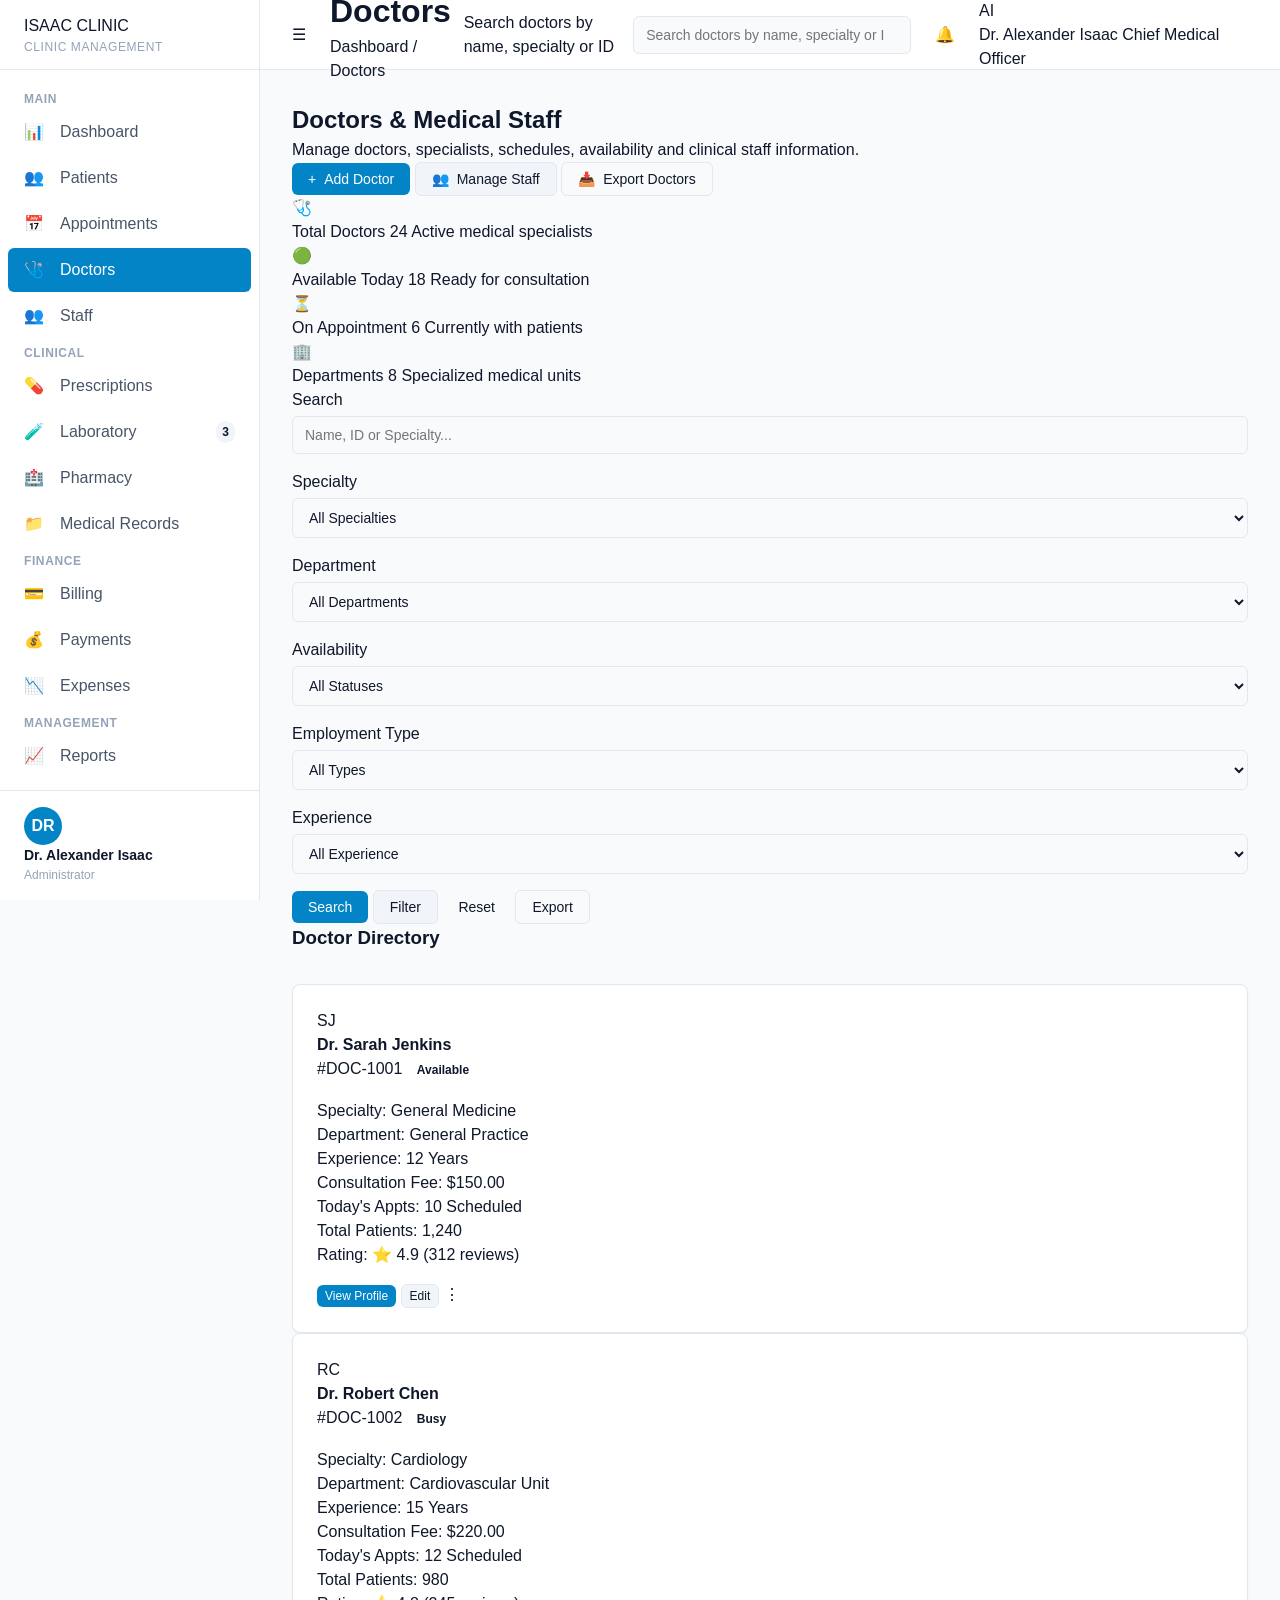
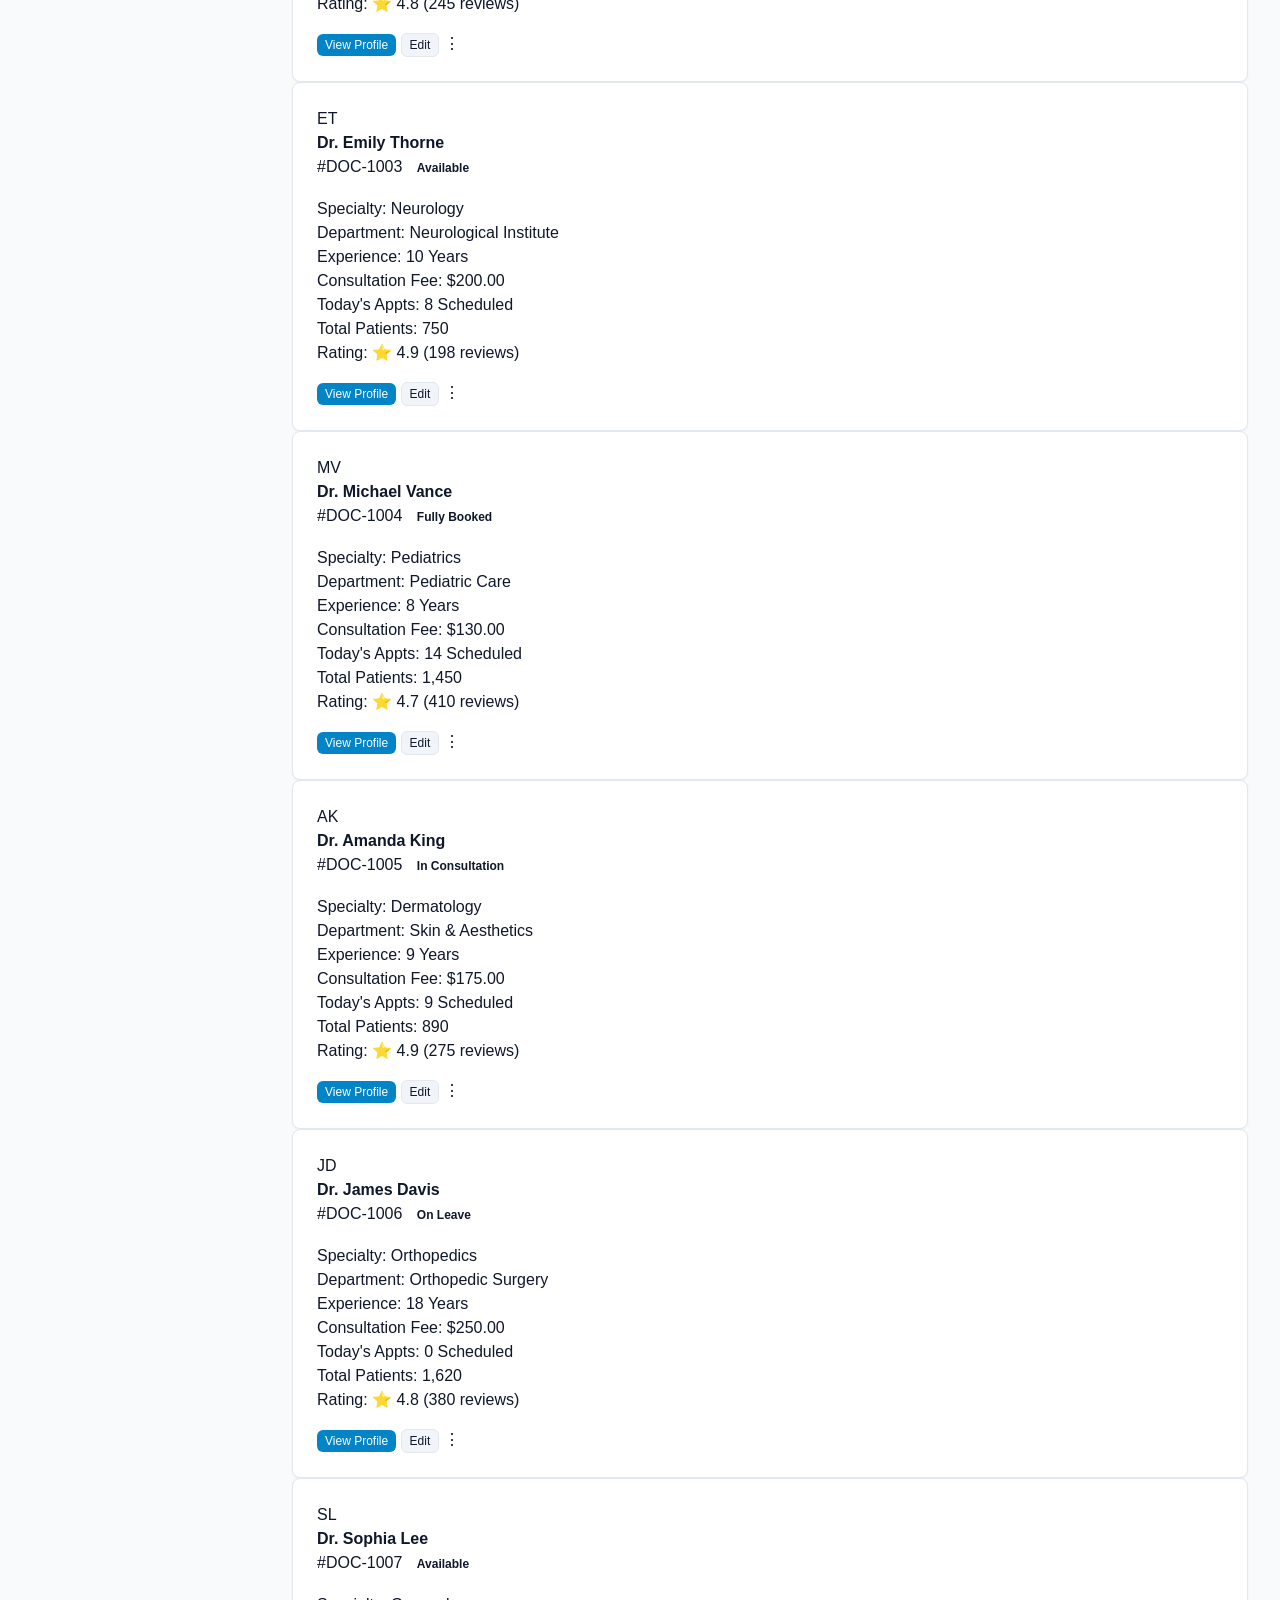
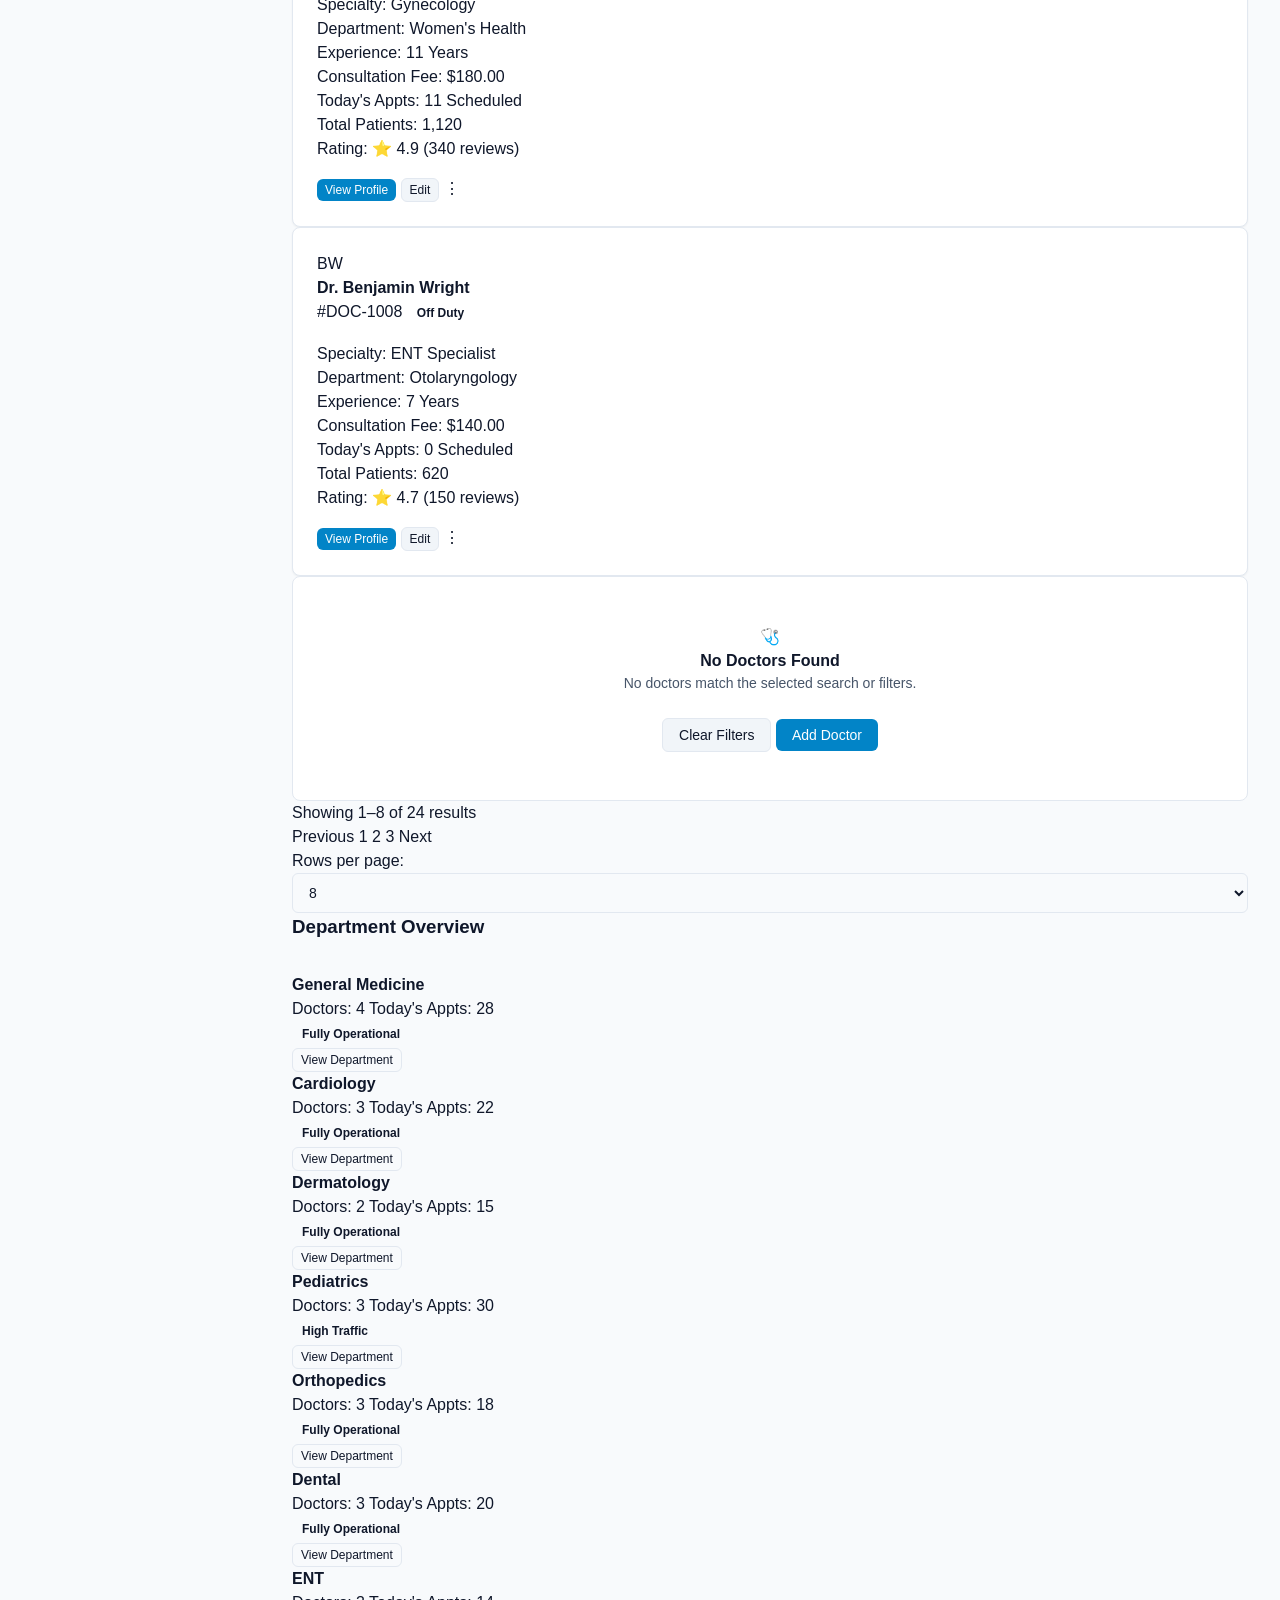
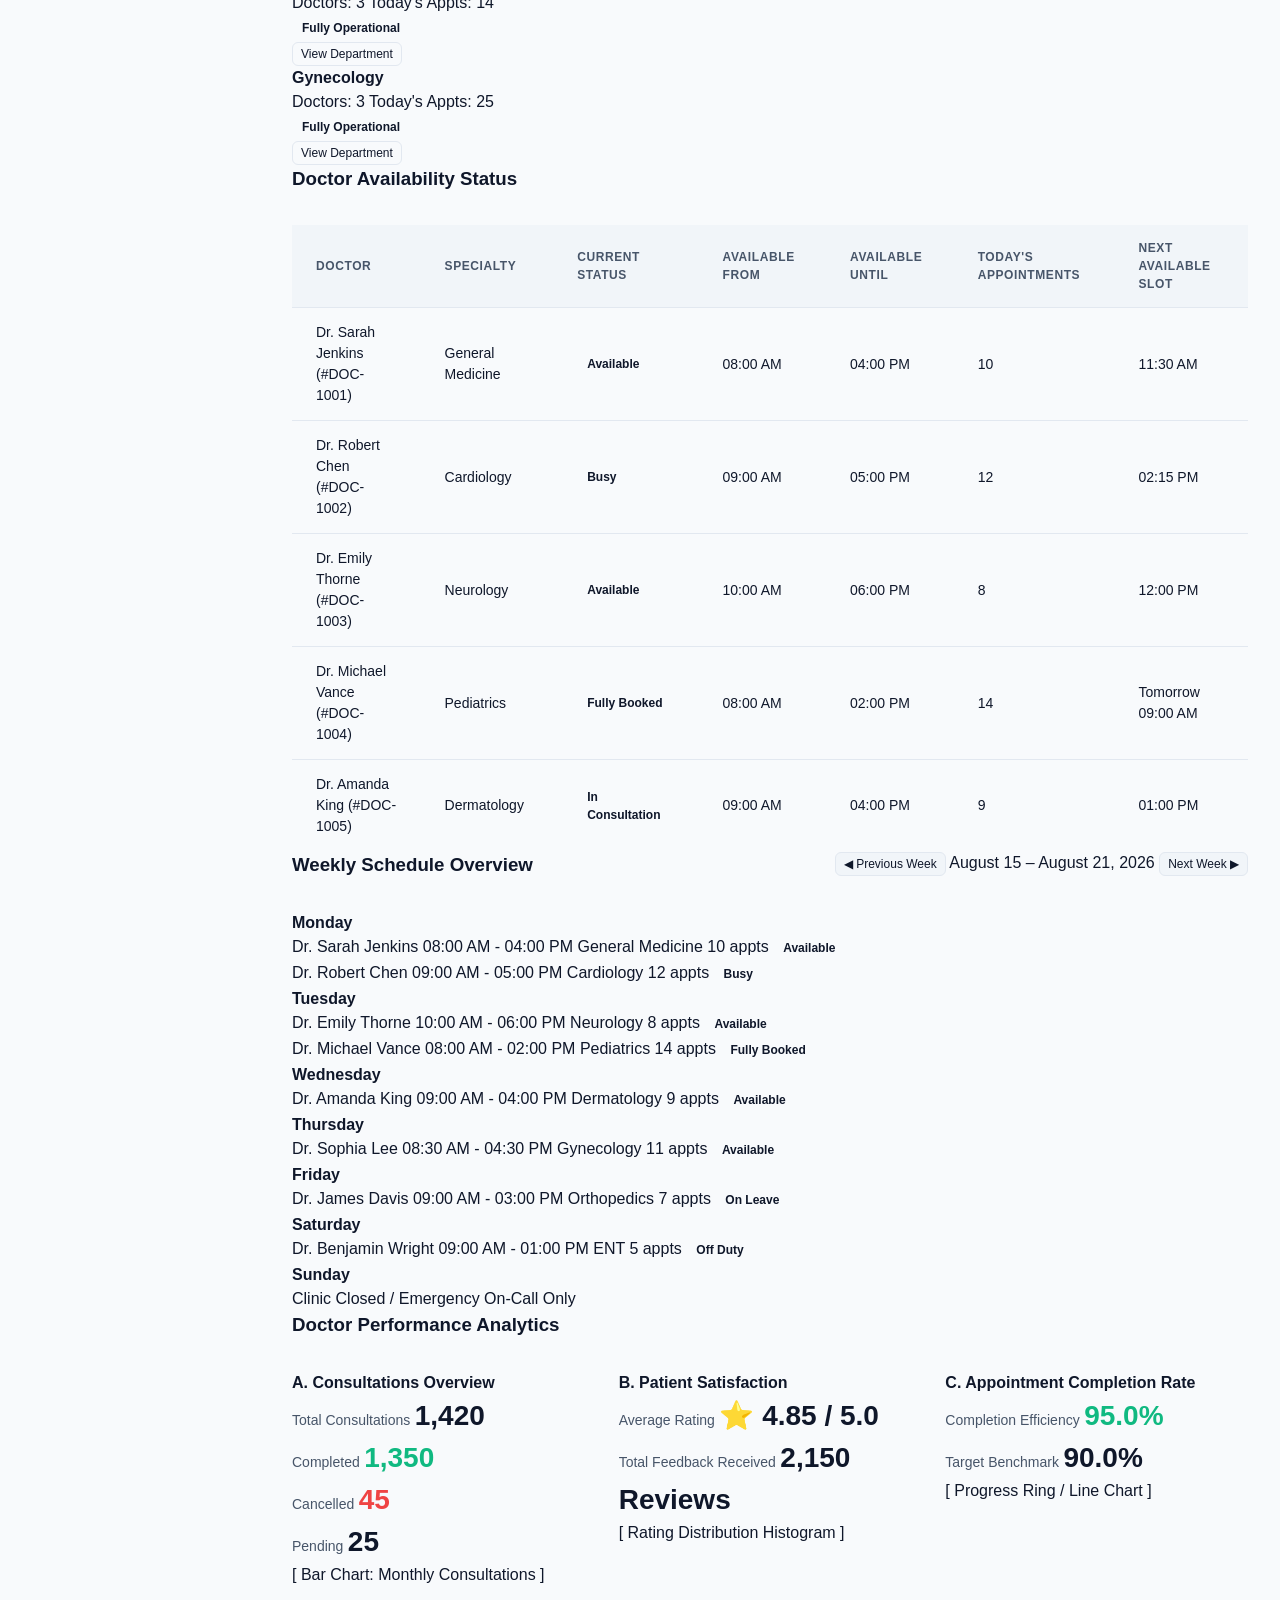
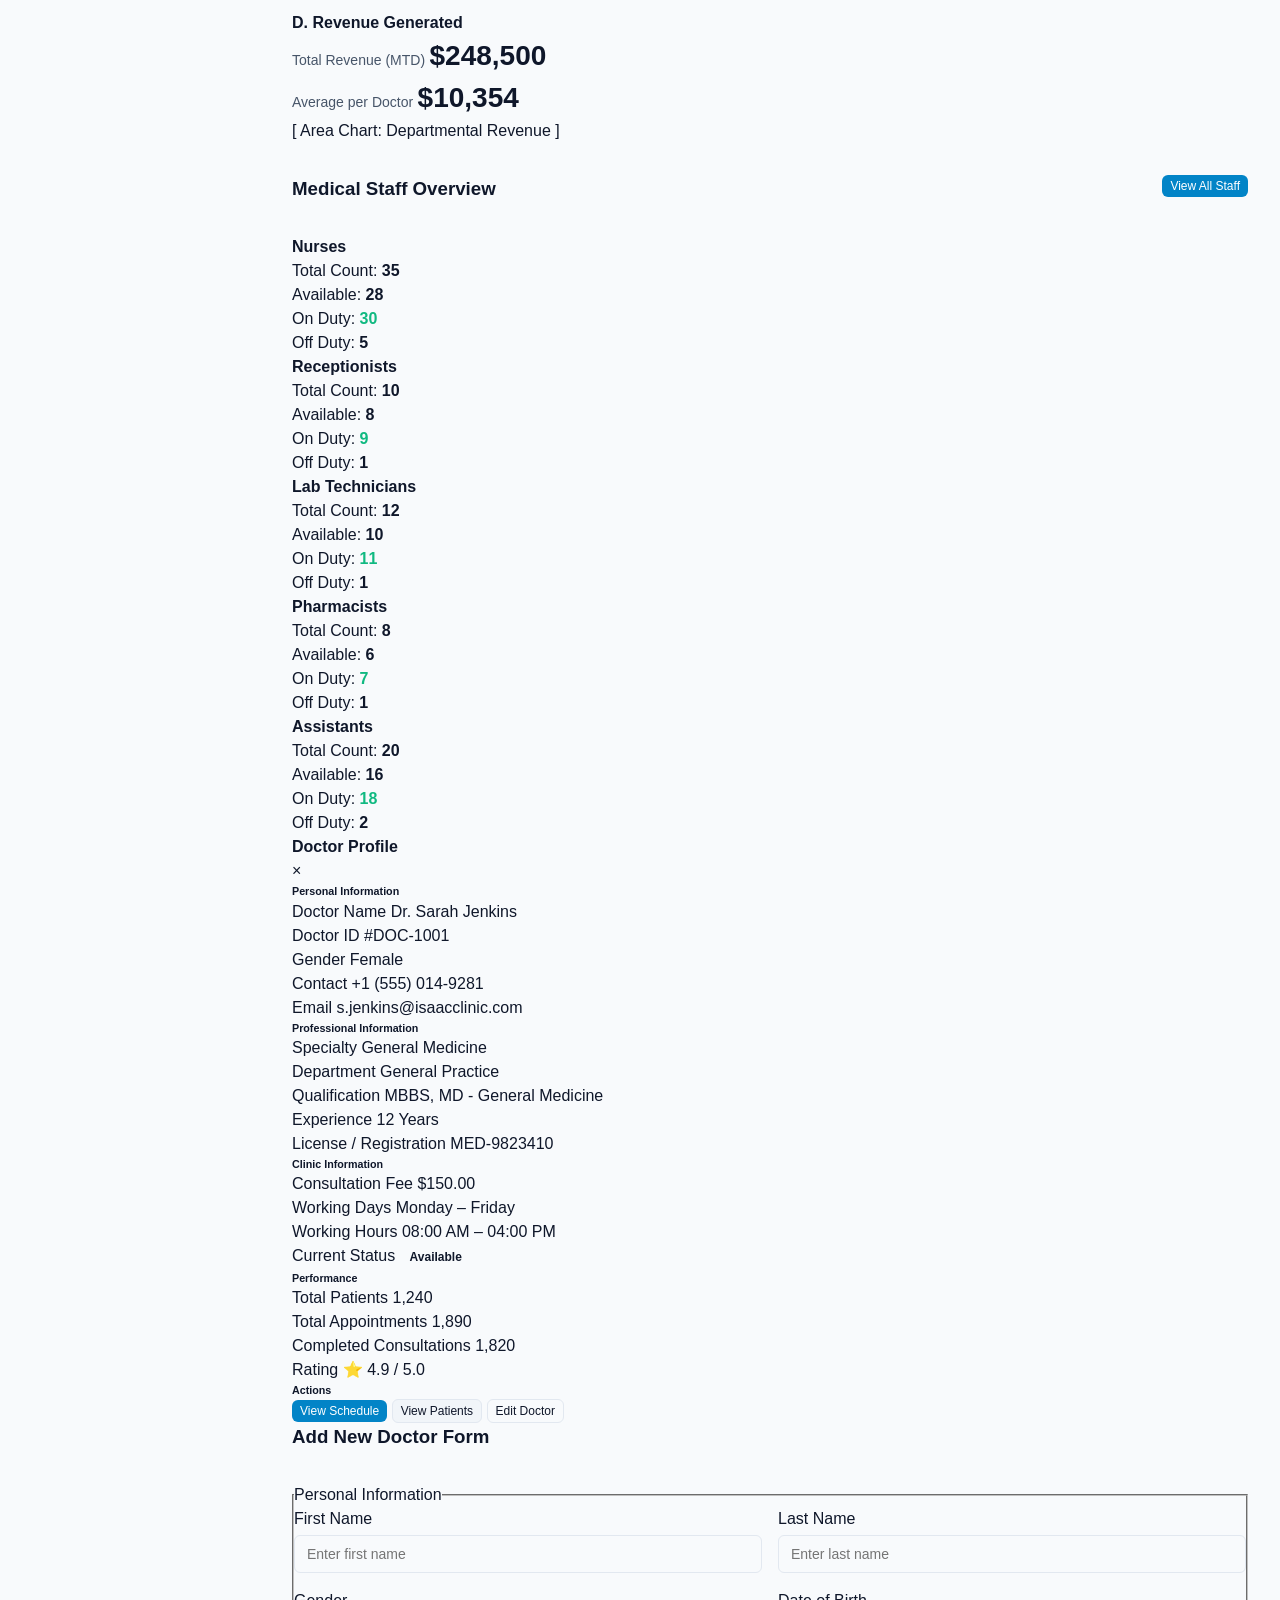
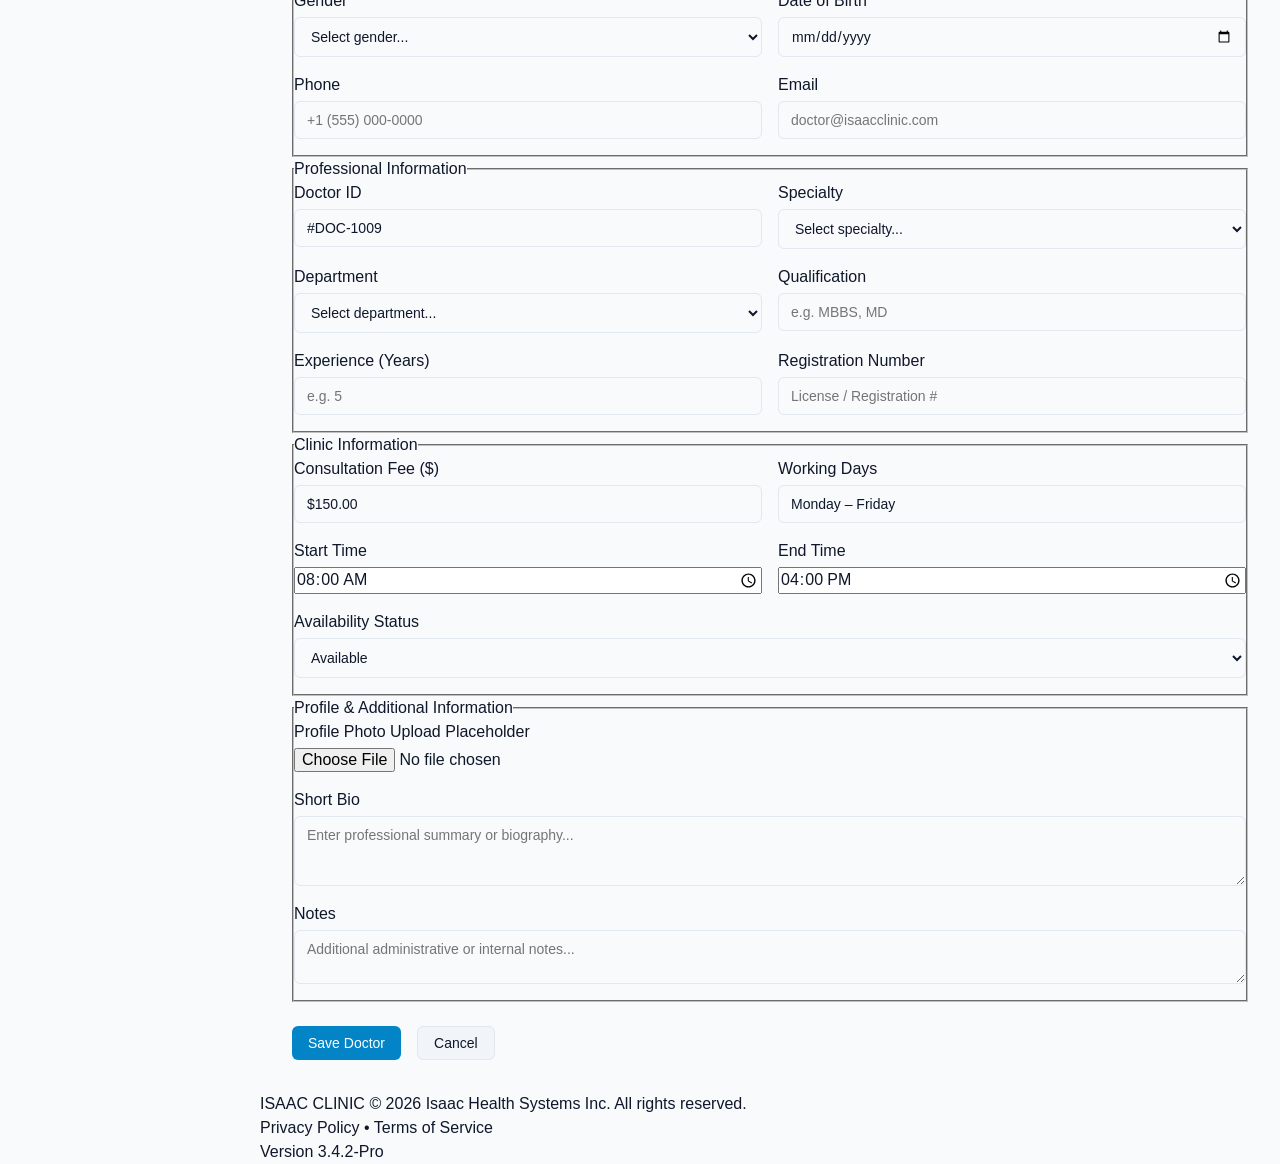
<file: doctors.html>
<!DOCTYPE html>
<html lang="en">
<head>
    <meta charset="UTF-8">
    <meta name="viewport" content="width=device-width, initial-scale=1.0">
    <title>Doctors & Medical Staff Management — ISAAC CLINIC</title>
    <link rel="stylesheet" href="style.css">
</head>
<body>
    <div id="app-container" class="app-layout">
        <!-- SIDEBAR -->
        <aside id="sidebar" class="sidebar" aria-label="Main Navigation">
            <div class="sidebar-brand">
                <span class="brand-title">ISAAC CLINIC</span>
                <span class="brand-subtitle">Clinic Management</span>
            </div>
            
            <nav class="sidebar-nav" aria-label="Sidebar Navigation">
                <div class="nav-section">
                    <span class="nav-section-title">MAIN</span>
                    <ul>
                        <li>
                            <a href="index.html" class="nav-item">
                                <span class="nav-icon" aria-hidden="true">📊</span>
                                <span class="nav-text">Dashboard</span>
                            </a>
                        </li>
                        <li>
                            <a href="patients.html" class="nav-item">
                                <span class="nav-icon" aria-hidden="true">👥</span>
                                <span class="nav-text">Patients</span>
                            </a>
                        </li>
                        <li>
                            <a href="appointments.html" class="nav-item">
                                <span class="nav-icon" aria-hidden="true">📅</span>
                                <span class="nav-text">Appointments</span>
                            </a>
                        </li>
                        <li>
                            <a href="doctors.html" class="nav-item active" aria-current="page">
                                <span class="nav-icon" aria-hidden="true">🩺</span>
                                <span class="nav-text">Doctors</span>
                            </a>
                        </li>
                        <li>
                            <a href="#staff" class="nav-item">
                                <span class="nav-icon" aria-hidden="true">👥</span>
                                <span class="nav-text">Staff</span>
                            </a>
                        </li>
                    </ul>
                </div>

                <div class="nav-section">
                    <span class="nav-section-title">CLINICAL</span>
                    <ul>
                        <li>
                            <a href="#prescriptions" class="nav-item">
                                <span class="nav-icon" aria-hidden="true">💊</span>
                                <span class="nav-text">Prescriptions</span>
                            </a>
                        </li>
                        <li>
                            <a href="#laboratory" class="nav-item">
                                <span class="nav-icon" aria-hidden="true">🧪</span>
                                <span class="nav-text">Laboratory</span>
                                <span class="badge" aria-label="3 pending items">3</span>
                            </a>
                        </li>
                        <li>
                            <a href="#pharmacy" class="nav-item">
                                <span class="nav-icon" aria-hidden="true">🏥</span>
                                <span class="nav-text">Pharmacy</span>
                            </a>
                        </li>
                        <li>
                            <a href="#medical-records" class="nav-item">
                                <span class="nav-icon" aria-hidden="true">📁</span>
                                <span class="nav-text">Medical Records</span>
                            </a>
                        </li>
                    </ul>
                </div>

                <div class="nav-section">
                    <span class="nav-section-title">FINANCE</span>
                    <ul>
                        <li>
                            <a href="#billing" class="nav-item">
                                <span class="nav-icon" aria-hidden="true">💳</span>
                                <span class="nav-text">Billing</span>
                            </a>
                        </li>
                        <li>
                            <a href="#payments" class="nav-item">
                                <span class="nav-icon" aria-hidden="true">💰</span>
                                <span class="nav-text">Payments</span>
                            </a>
                        </li>
                        <li>
                            <a href="#expenses" class="nav-item">
                                <span class="nav-icon" aria-hidden="true">📉</span>
                                <span class="nav-text">Expenses</span>
                            </a>
                        </li>
                    </ul>
                </div>

                <div class="nav-section">
                    <span class="nav-section-title">MANAGEMENT</span>
                    <ul>
                        <li>
                            <a href="#reports" class="nav-item">
                                <span class="nav-icon" aria-hidden="true">📈</span>
                                <span class="nav-text">Reports</span>
                            </a>
                        </li>
                        <li>
                            <a href="#settings" class="nav-item">
                                <span class="nav-icon" aria-hidden="true">⚙️</span>
                                <span class="nav-text">Settings</span>
                            </a>
                        </li>
                    </ul>
                </div>
            </nav>

            <div class="sidebar-footer">
                <div class="sidebar-user-profile">
                    <div class="user-avatar-placeholder" aria-hidden="true">DR</div>
                    <div class="user-info">
                        <span class="user-name">Dr. Alexander Isaac</span>
                        <span class="user-role">Administrator</span>
                    </div>
                </div>
            </div>
        </aside>

        <!-- MAIN WRAPPER -->
        <div class="main-wrapper">
            <!-- TOP HEADER -->
            <header id="top-header" class="top-header">
                <div class="header-left">
                    <button id="sidebar-toggle" class="sidebar-toggle-btn" aria-label="Toggle Navigation Sidebar">
                        <span aria-hidden="true">☰</span>
                    </button>
                    <div class="breadcrumb-container">
                        <h1 class="page-title">Doctors</h1>
                        <nav aria-label="Breadcrumb" class="breadcrumb-nav">
                            <span class="breadcrumb-item">Dashboard</span>
                            <span class="breadcrumb-separator" aria-hidden="true">/</span>
                            <span class="breadcrumb-item active" aria-current="page">Doctors</span>
                        </nav>
                    </div>
                </div>

                <div class="header-right">
                    <div class="search-container">
                        <label for="global-search" class="sr-only">Search doctors by name, specialty or ID</label>
                        <input type="search" id="global-search" class="global-search-input" placeholder="Search doctors by name, specialty or ID..." aria-label="Search doctors by name, specialty or ID">
                    </div>
                    
                    <button id="notification-btn" class="header-icon-btn" aria-label="View notifications">
                        <span aria-hidden="true">🔔</span>
                        <span class="notification-dot" aria-hidden="true"></span>
                    </button>

                    <div class="header-user-area">
                        <div class="header-user-avatar" aria-hidden="true">AI</div>
                        <div class="header-user-details">
                            <span class="header-user-name">Dr. Alexander Isaac</span>
                            <span class="header-user-role">Chief Medical Officer</span>
                        </div>
                    </div>
                </div>
            </header>

            <!-- MAIN CONTENT AREA -->
            <main id="main-content" class="main-content">
                <!-- PAGE HEADER -->
                <section id="page-header-section" class="page-header-section" aria-label="Doctors Page Header">
                    <div class="page-header-content">
                        <div class="page-header-text">
                            <h2>Doctors & Medical Staff</h2>
                            <p>Manage doctors, specialists, schedules, availability and clinical staff information.</p>
                        </div>
                        <div class="page-header-actions">
                            <button type="button" class="btn btn-primary" id="btn-add-doctor">
                                <span aria-hidden="true">+</span> Add Doctor
                            </button>
                            <button type="button" class="btn btn-secondary" id="btn-manage-staff">
                                <span aria-hidden="true">👥</span> Manage Staff
                            </button>
                            <button type="button" class="btn btn-outline" id="btn-export-doctors">
                                <span aria-hidden="true">📥</span> Export Doctors
                            </button>
                        </div>
                    </div>
                </section>

                <!-- DOCTOR STATISTICS -->
                <section id="doctor-stats-section" class="kpi-section" aria-label="Doctor Statistics">
                    <article class="kpi-card">
                        <div class="kpi-icon-container" aria-hidden="true">🩺</div>
                        <div class="kpi-data">
                            <span class="kpi-label">Total Doctors</span>
                            <span class="kpi-value">24</span>
                            <span class="kpi-support-text">Active medical specialists</span>
                        </div>
                    </article>

                    <article class="kpi-card">
                        <div class="kpi-icon-container" aria-hidden="true">🟢</div>
                        <div class="kpi-data">
                            <span class="kpi-label">Available Today</span>
                            <span class="kpi-value">18</span>
                            <span class="kpi-support-text">Ready for consultation</span>
                        </div>
                    </article>

                    <article class="kpi-card">
                        <div class="kpi-icon-container" aria-hidden="true">⏳</div>
                        <div class="kpi-data">
                            <span class="kpi-label">On Appointment</span>
                            <span class="kpi-value">6</span>
                            <span class="kpi-support-text">Currently with patients</span>
                        </div>
                    </article>

                    <article class="kpi-card">
                        <div class="kpi-icon-container" aria-hidden="true">🏢</div>
                        <div class="kpi-data">
                            <span class="kpi-label">Departments</span>
                            <span class="kpi-value">8</span>
                            <span class="kpi-support-text">Specialized medical units</span>
                        </div>
                    </article>
                </section>

                <!-- SEARCH AND FILTER TOOLBAR -->
                <section id="doctor-control-bar" class="filter-toolbar-section" aria-label="Doctor Search and Filter Toolbar">
                    <form class="filter-form filter-row" role="search">
                        <div class="filter-group">
                            <label for="filter-doctor-name">Search</label>
                            <input type="search" id="filter-doctor-name" placeholder="Name, ID or Specialty...">
                        </div>

                        <div class="filter-group">
                            <label for="filter-doctor-specialty">Specialty</label>
                            <select id="filter-doctor-specialty" name="specialty">
                                <option value="">All Specialties</option>
                                <option value="general-medicine">General Medicine</option>
                                <option value="cardiology">Cardiology</option>
                                <option value="neurology">Neurology</option>
                                <option value="pediatrics">Pediatrics</option>
                                <option value="dermatology">Dermatology</option>
                                <option value="orthopedics">Orthopedics</option>
                            </select>
                        </div>

                        <div class="filter-group">
                            <label for="filter-doctor-dept">Department</label>
                            <select id="filter-doctor-dept" name="department">
                                <option value="">All Departments</option>
                                <option value="general">General Medicine</option>
                                <option value="cardiology">Cardiology</option>
                                <option value="neurology">Neurology</option>
                                <option value="pediatrics">Pediatrics</option>
                                <option value="dermatology">Dermatology</option>
                            </select>
                        </div>

                        <div class="filter-group">
                            <label for="filter-doctor-availability">Availability</label>
                            <select id="filter-doctor-availability" name="availability">
                                <option value="">All Statuses</option>
                                <option value="available">Available</option>
                                <option value="busy">Busy</option>
                                <option value="in-consultation">In Consultation</option>
                                <option value="on-leave">On Leave</option>
                                <option value="off-duty">Off Duty</option>
                                <option value="fully-booked">Fully Booked</option>
                            </select>
                        </div>

                        <div class="filter-group">
                            <label for="filter-doctor-employment">Employment Type</label>
                            <select id="filter-doctor-employment" name="employment_type">
                                <option value="">All Types</option>
                                <option value="full-time">Full-time</option>
                                <option value="part-time">Part-time</option>
                                <option value="contractor">Contractor</option>
                                <option value="visiting">Visiting Specialist</option>
                            </select>
                        </div>

                        <div class="filter-group">
                            <label for="filter-doctor-experience">Experience</label>
                            <select id="filter-doctor-experience" name="experience">
                                <option value="">All Experience</option>
                                <option value="1-5">1–5 Years</option>
                                <option value="5-10">5–10 Years</option>
                                <option value="10+">10+ Years</option>
                            </select>
                        </div>

                        <div class="filter-actions">
                            <button type="button" class="btn btn-primary" id="btn-search-doctor">Search</button>
                            <button type="button" class="btn btn-secondary" id="btn-filter-doctor">Filter</button>
                            <button type="reset" class="btn btn-text" id="btn-reset-doctor">Reset</button>
                            <button type="button" class="btn btn-outline" id="btn-export-toolbar">Export</button>
                        </div>
                    </form>
                </section>

                <!-- DOCTOR DIRECTORY -->
                <section id="doctor-directory-section" class="dashboard-section" aria-labelledby="doctor-directory-title">
                    <div class="section-header">
                        <h3 id="doctor-directory-title" class="section-title">Doctor Directory</h3>
                    </div>
                    <div class="doctor-cards-grid">
                        <!-- Doctor Card 1 -->
                        <article class="doctor-card">
                            <div class="doctor-card-header">
                                <div class="doctor-avatar-placeholder" aria-hidden="true">SJ</div>
                                <div class="doctor-meta">
                                    <h4 class="doctor-name">Dr. Sarah Jenkins</h4>
                                    <span class="doctor-id">#DOC-1001</span>
                                    <span class="status-badge status-available">Available</span>
                                </div>
                            </div>
                            <div class="doctor-card-body">
                                <div class="doctor-info-row">
                                    <span>Specialty:</span>
                                    <span>General Medicine</span>
                                </div>
                                <div class="doctor-info-row">
                                    <span>Department:</span>
                                    <span>General Practice</span>
                                </div>
                                <div class="doctor-info-row">
                                    <span>Experience:</span>
                                    <span>12 Years</span>
                                </div>
                                <div class="doctor-info-row">
                                    <span>Consultation Fee:</span>
                                    <span>$150.00</span>
                                </div>
                                <div class="doctor-info-row">
                                    <span>Today's Appts:</span>
                                    <span>10 Scheduled</span>
                                </div>
                                <div class="doctor-info-row">
                                    <span>Total Patients:</span>
                                    <span>1,240</span>
                                </div>
                                <div class="doctor-info-row">
                                    <span>Rating:</span>
                                    <span>⭐ 4.9 (312 reviews)</span>
                                </div>
                            </div>
                            <div class="doctor-card-footer">
                                <button type="button" class="btn btn-sm btn-primary">View Profile</button>
                                <button type="button" class="btn btn-sm btn-secondary">Edit</button>
                                <button type="button" class="btn-action" aria-label="More actions for Dr. Sarah Jenkins">⋮</button>
                            </div>
                        </article>

                        <!-- Doctor Card 2 -->
                        <article class="doctor-card">
                            <div class="doctor-card-header">
                                <div class="doctor-avatar-placeholder" aria-hidden="true">RC</div>
                                <div class="doctor-meta">
                                    <h4 class="doctor-name">Dr. Robert Chen</h4>
                                    <span class="doctor-id">#DOC-1002</span>
                                    <span class="status-badge status-busy">Busy</span>
                                </div>
                            </div>
                            <div class="doctor-card-body">
                                <div class="doctor-info-row">
                                    <span>Specialty:</span>
                                    <span>Cardiology</span>
                                </div>
                                <div class="doctor-info-row">
                                    <span>Department:</span>
                                    <span>Cardiovascular Unit</span>
                                </div>
                                <div class="doctor-info-row">
                                    <span>Experience:</span>
                                    <span>15 Years</span>
                                </div>
                                <div class="doctor-info-row">
                                    <span>Consultation Fee:</span>
                                    <span>$220.00</span>
                                </div>
                                <div class="doctor-info-row">
                                    <span>Today's Appts:</span>
                                    <span>12 Scheduled</span>
                                </div>
                                <div class="doctor-info-row">
                                    <span>Total Patients:</span>
                                    <span>980</span>
                                </div>
                                <div class="doctor-info-row">
                                    <span>Rating:</span>
                                    <span>⭐ 4.8 (245 reviews)</span>
                                </div>
                            </div>
                            <div class="doctor-card-footer">
                                <button type="button" class="btn btn-sm btn-primary">View Profile</button>
                                <button type="button" class="btn btn-sm btn-secondary">Edit</button>
                                <button type="button" class="btn-action" aria-label="More actions for Dr. Robert Chen">⋮</button>
                            </div>
                        </article>

                        <!-- Doctor Card 3 -->
                        <article class="doctor-card">
                            <div class="doctor-card-header">
                                <div class="doctor-avatar-placeholder" aria-hidden="true">ET</div>
                                <div class="doctor-meta">
                                    <h4 class="doctor-name">Dr. Emily Thorne</h4>
                                    <span class="doctor-id">#DOC-1003</span>
                                    <span class="status-badge status-available">Available</span>
                                </div>
                            </div>
                            <div class="doctor-card-body">
                                <div class="doctor-info-row">
                                    <span>Specialty:</span>
                                    <span>Neurology</span>
                                </div>
                                <div class="doctor-info-row">
                                    <span>Department:</span>
                                    <span>Neurological Institute</span>
                                </div>
                                <div class="doctor-info-row">
                                    <span>Experience:</span>
                                    <span>10 Years</span>
                                </div>
                                <div class="doctor-info-row">
                                    <span>Consultation Fee:</span>
                                    <span>$200.00</span>
                                </div>
                                <div class="doctor-info-row">
                                    <span>Today's Appts:</span>
                                    <span>8 Scheduled</span>
                                </div>
                                <div class="doctor-info-row">
                                    <span>Total Patients:</span>
                                    <span>750</span>
                                </div>
                                <div class="doctor-info-row">
                                    <span>Rating:</span>
                                    <span>⭐ 4.9 (198 reviews)</span>
                                </div>
                            </div>
                            <div class="doctor-card-footer">
                                <button type="button" class="btn btn-sm btn-primary">View Profile</button>
                                <button type="button" class="btn btn-sm btn-secondary">Edit</button>
                                <button type="button" class="btn-action" aria-label="More actions for Dr. Emily Thorne">⋮</button>
                            </div>
                        </article>

                        <!-- Doctor Card 4 -->
                        <article class="doctor-card">
                            <div class="doctor-card-header">
                                <div class="doctor-avatar-placeholder" aria-hidden="true">MV</div>
                                <div class="doctor-meta">
                                    <h4 class="doctor-name">Dr. Michael Vance</h4>
                                    <span class="doctor-id">#DOC-1004</span>
                                    <span class="status-badge status-fully-booked">Fully Booked</span>
                                </div>
                            </div>
                            <div class="doctor-card-body">
                                <div class="doctor-info-row">
                                    <span>Specialty:</span>
                                    <span>Pediatrics</span>
                                </div>
                                <div class="doctor-info-row">
                                    <span>Department:</span>
                                    <span>Pediatric Care</span>
                                </div>
                                <div class="doctor-info-row">
                                    <span>Experience:</span>
                                    <span>8 Years</span>
                                </div>
                                <div class="doctor-info-row">
                                    <span>Consultation Fee:</span>
                                    <span>$130.00</span>
                                </div>
                                <div class="doctor-info-row">
                                    <span>Today's Appts:</span>
                                    <span>14 Scheduled</span>
                                </div>
                                <div class="doctor-info-row">
                                    <span>Total Patients:</span>
                                    <span>1,450</span>
                                </div>
                                <div class="doctor-info-row">
                                    <span>Rating:</span>
                                    <span>⭐ 4.7 (410 reviews)</span>
                                </div>
                            </div>
                            <div class="doctor-card-footer">
                                <button type="button" class="btn btn-sm btn-primary">View Profile</button>
                                <button type="button" class="btn btn-sm btn-secondary">Edit</button>
                                <button type="button" class="btn-action" aria-label="More actions for Dr. Michael Vance">⋮</button>
                            </div>
                        </article>

                        <!-- Doctor Card 5 -->
                        <article class="doctor-card">
                            <div class="doctor-card-header">
                                <div class="doctor-avatar-placeholder" aria-hidden="true">AK</div>
                                <div class="doctor-meta">
                                    <h4 class="doctor-name">Dr. Amanda King</h4>
                                    <span class="doctor-id">#DOC-1005</span>
                                    <span class="status-badge status-in-consultation">In Consultation</span>
                                </div>
                            </div>
                            <div class="doctor-card-body">
                                <div class="doctor-info-row">
                                    <span>Specialty:</span>
                                    <span>Dermatology</span>
                                </div>
                                <div class="doctor-info-row">
                                    <span>Department:</span>
                                    <span>Skin & Aesthetics</span>
                                </div>
                                <div class="doctor-info-row">
                                    <span>Experience:</span>
                                    <span>9 Years</span>
                                </div>
                                <div class="doctor-info-row">
                                    <span>Consultation Fee:</span>
                                    <span>$175.00</span>
                                </div>
                                <div class="doctor-info-row">
                                    <span>Today's Appts:</span>
                                    <span>9 Scheduled</span>
                                </div>
                                <div class="doctor-info-row">
                                    <span>Total Patients:</span>
                                    <span>890</span>
                                </div>
                                <div class="doctor-info-row">
                                    <span>Rating:</span>
                                    <span>⭐ 4.9 (275 reviews)</span>
                                </div>
                            </div>
                            <div class="doctor-card-footer">
                                <button type="button" class="btn btn-sm btn-primary">View Profile</button>
                                <button type="button" class="btn btn-sm btn-secondary">Edit</button>
                                <button type="button" class="btn-action" aria-label="More actions for Dr. Amanda King">⋮</button>
                            </div>
                        </article>

                        <!-- Doctor Card 6 -->
                        <article class="doctor-card">
                            <div class="doctor-card-header">
                                <div class="doctor-avatar-placeholder" aria-hidden="true">JD</div>
                                <div class="doctor-meta">
                                    <h4 class="doctor-name">Dr. James Davis</h4>
                                    <span class="doctor-id">#DOC-1006</span>
                                    <span class="status-badge status-on-leave">On Leave</span>
                                </div>
                            </div>
                            <div class="doctor-card-body">
                                <div class="doctor-info-row">
                                    <span>Specialty:</span>
                                    <span>Orthopedics</span>
                                </div>
                                <div class="doctor-info-row">
                                    <span>Department:</span>
                                    <span>Orthopedic Surgery</span>
                                </div>
                                <div class="doctor-info-row">
                                    <span>Experience:</span>
                                    <span>18 Years</span>
                                </div>
                                <div class="doctor-info-row">
                                    <span>Consultation Fee:</span>
                                    <span>$250.00</span>
                                </div>
                                <div class="doctor-info-row">
                                    <span>Today's Appts:</span>
                                    <span>0 Scheduled</span>
                                </div>
                                <div class="doctor-info-row">
                                    <span>Total Patients:</span>
                                    <span>1,620</span>
                                </div>
                                <div class="doctor-info-row">
                                    <span>Rating:</span>
                                    <span>⭐ 4.8 (380 reviews)</span>
                                </div>
                            </div>
                            <div class="doctor-card-footer">
                                <button type="button" class="btn btn-sm btn-primary">View Profile</button>
                                <button type="button" class="btn btn-sm btn-secondary">Edit</button>
                                <button type="button" class="btn-action" aria-label="More actions for Dr. James Davis">⋮</button>
                            </div>
                        </article>

                        <!-- Doctor Card 7 -->
                        <article class="doctor-card">
                            <div class="doctor-card-header">
                                <div class="doctor-avatar-placeholder" aria-hidden="true">SL</div>
                                <div class="doctor-meta">
                                    <h4 class="doctor-name">Dr. Sophia Lee</h4>
                                    <span class="doctor-id">#DOC-1007</span>
                                    <span class="status-badge status-available">Available</span>
                                </div>
                            </div>
                            <div class="doctor-card-body">
                                <div class="doctor-info-row">
                                    <span>Specialty:</span>
                                    <span>Gynecology</span>
                                </div>
                                <div class="doctor-info-row">
                                    <span>Department:</span>
                                    <span>Women's Health</span>
                                </div>
                                <div class="doctor-info-row">
                                    <span>Experience:</span>
                                    <span>11 Years</span>
                                </div>
                                <div class="doctor-info-row">
                                    <span>Consultation Fee:</span>
                                    <span>$180.00</span>
                                </div>
                                <div class="doctor-info-row">
                                    <span>Today's Appts:</span>
                                    <span>11 Scheduled</span>
                                </div>
                                <div class="doctor-info-row">
                                    <span>Total Patients:</span>
                                    <span>1,120</span>
                                </div>
                                <div class="doctor-info-row">
                                    <span>Rating:</span>
                                    <span>⭐ 4.9 (340 reviews)</span>
                                </div>
                            </div>
                            <div class="doctor-card-footer">
                                <button type="button" class="btn btn-sm btn-primary">View Profile</button>
                                <button type="button" class="btn btn-sm btn-secondary">Edit</button>
                                <button type="button" class="btn-action" aria-label="More actions for Dr. Sophia Lee">⋮</button>
                            </div>
                        </article>

                        <!-- Doctor Card 8 -->
                        <article class="doctor-card">
                            <div class="doctor-card-header">
                                <div class="doctor-avatar-placeholder" aria-hidden="true">BW</div>
                                <div class="doctor-meta">
                                    <h4 class="doctor-name">Dr. Benjamin Wright</h4>
                                    <span class="doctor-id">#DOC-1008</span>
                                    <span class="status-badge status-off-duty">Off Duty</span>
                                </div>
                            </div>
                            <div class="doctor-card-body">
                                <div class="doctor-info-row">
                                    <span>Specialty:</span>
                                    <span>ENT Specialist</span>
                                </div>
                                <div class="doctor-info-row">
                                    <span>Department:</span>
                                    <span>Otolaryngology</span>
                                </div>
                                <div class="doctor-info-row">
                                    <span>Experience:</span>
                                    <span>7 Years</span>
                                </div>
                                <div class="doctor-info-row">
                                    <span>Consultation Fee:</span>
                                    <span>$140.00</span>
                                </div>
                                <div class="doctor-info-row">
                                    <span>Today's Appts:</span>
                                    <span>0 Scheduled</span>
                                </div>
                                <div class="doctor-info-row">
                                    <span>Total Patients:</span>
                                    <span>620</span>
                                </div>
                                <div class="doctor-info-row">
                                    <span>Rating:</span>
                                    <span>⭐ 4.7 (150 reviews)</span>
                                </div>
                            </div>
                            <div class="doctor-card-footer">
                                <button type="button" class="btn btn-sm btn-primary">View Profile</button>
                                <button type="button" class="btn btn-sm btn-secondary">Edit</button>
                                <button type="button" class="btn-action" aria-label="More actions for Dr. Benjamin Wright">⋮</button>
                            </div>
                        </article>
                    </div>
                </section>

                <!-- EMPTY STATE -->
                <section id="doctor-empty-state" class="empty-state hidden" aria-hidden="true">
                    <div class="empty-state-icon" aria-hidden="true">🩺</div>
                    <h4 class="empty-state-title">No Doctors Found</h4>
                    <p class="empty-state-text">No doctors match the selected search or filters.</p>
                    <div class="empty-state-actions">
                        <button type="button" class="btn btn-secondary">Clear Filters</button>
                        <button type="button" class="btn btn-primary">Add Doctor</button>
                    </div>
                </section>

                <!-- PAGINATION -->
                <nav class="pagination-container" aria-label="Doctor Directory Pagination">
                    <div class="pagination-info">
                        Showing <span>1–8</span> of <span>24</span> results
                    </div>
                    <div class="pagination-controls">
                        <button type="button" class="btn-page" aria-label="Previous page" disabled>Previous</button>
                        <button type="button" class="btn-page active" aria-current="page">1</button>
                        <button type="button" class="btn-page">2</button>
                        <button type="button" class="btn-page">3</button>
                        <button type="button" class="btn-page" aria-label="Next page">Next</button>
                    </div>
                    <div class="pagination-per-page">
                        <label for="rows-per-page-doc">Rows per page:</label>
                        <select id="rows-per-page-doc" name="rows_per_page">
                            <option value="8" selected>8</option>
                            <option value="16">16</option>
                            <option value="24">24</option>
                            <option value="50">50</option>
                        </select>
                    </div>
                </nav>

                <!-- DEPARTMENT OVERVIEW -->
                <section id="department-overview-section" class="dashboard-section" aria-labelledby="dept-overview-title">
                    <div class="section-header">
                        <h3 id="dept-overview-title" class="section-title">Department Overview</h3>
                    </div>
                    <div class="department-cards-grid">
                        <article class="department-card">
                            <h4 class="dept-name">General Medicine</h4>
                            <div class="dept-stats">
                                <span>Doctors: 4</span>
                                <span>Today's Appts: 28</span>
                            </div>
                            <span class="status-badge status-available">Fully Operational</span>
                            <div class="dept-actions">
                                <button type="button" class="btn btn-sm btn-outline">View Department</button>
                            </div>
                        </article>

                        <article class="department-card">
                            <h4 class="dept-name">Cardiology</h4>
                            <div class="dept-stats">
                                <span>Doctors: 3</span>
                                <span>Today's Appts: 22</span>
                            </div>
                            <span class="status-badge status-available">Fully Operational</span>
                            <div class="dept-actions">
                                <button type="button" class="btn btn-sm btn-outline">View Department</button>
                            </div>
                        </article>

                        <article class="department-card">
                            <h4 class="dept-name">Dermatology</h4>
                            <div class="dept-stats">
                                <span>Doctors: 2</span>
                                <span>Today's Appts: 15</span>
                            </div>
                            <span class="status-badge status-available">Fully Operational</span>
                            <div class="dept-actions">
                                <button type="button" class="btn btn-sm btn-outline">View Department</button>
                            </div>
                        </article>

                        <article class="department-card">
                            <h4 class="dept-name">Pediatrics</h4>
                            <div class="dept-stats">
                                <span>Doctors: 3</span>
                                <span>Today's Appts: 30</span>
                            </div>
                            <span class="status-badge status-busy">High Traffic</span>
                            <div class="dept-actions">
                                <button type="button" class="btn btn-sm btn-outline">View Department</button>
                            </div>
                        </article>

                        <article class="department-card">
                            <h4 class="dept-name">Orthopedics</h4>
                            <div class="dept-stats">
                                <span>Doctors: 3</span>
                                <span>Today's Appts: 18</span>
                            </div>
                            <span class="status-badge status-available">Fully Operational</span>
                            <div class="dept-actions">
                                <button type="button" class="btn btn-sm btn-outline">View Department</button>
                            </div>
                        </article>

                        <article class="department-card">
                            <h4 class="dept-name">Dental</h4>
                            <div class="dept-stats">
                                <span>Doctors: 3</span>
                                <span>Today's Appts: 20</span>
                            </div>
                            <span class="status-badge status-available">Fully Operational</span>
                            <div class="dept-actions">
                                <button type="button" class="btn btn-sm btn-outline">View Department</button>
                            </div>
                        </article>

                        <article class="department-card">
                            <h4 class="dept-name">ENT</h4>
                            <div class="dept-stats">
                                <span>Doctors: 3</span>
                                <span>Today's Appts: 14</span>
                            </div>
                            <span class="status-badge status-available">Fully Operational</span>
                            <div class="dept-actions">
                                <button type="button" class="btn btn-sm btn-outline">View Department</button>
                            </div>
                        </article>

                        <article class="department-card">
                            <h4 class="dept-name">Gynecology</h4>
                            <div class="dept-stats">
                                <span>Doctors: 3</span>
                                <span>Today's Appts: 25</span>
                            </div>
                            <span class="status-badge status-available">Fully Operational</span>
                            <div class="dept-actions">
                                <button type="button" class="btn btn-sm btn-outline">View Department</button>
                            </div>
                        </article>
                    </div>
                </section>

                <!-- DOCTOR AVAILABILITY SECTION -->
                <section id="doctor-availability-section" class="dashboard-section" aria-labelledby="doctor-availability-title">
                    <div class="section-header">
                        <h3 id="doctor-availability-title" class="section-title">Doctor Availability Status</h3>
                    </div>
                    <div class="table-responsive-container">
                        <table class="data-table" aria-label="Doctor Availability Management Table">
                            <thead>
                                <tr>
                                    <th scope="col">Doctor</th>
                                    <th scope="col">Specialty</th>
                                    <th scope="col">Current Status</th>
                                    <th scope="col">Available From</th>
                                    <th scope="col">Available Until</th>
                                    <th scope="col">Today's Appointments</th>
                                    <th scope="col">Next Available Slot</th>
                                </tr>
                            </thead>
                            <tbody>
                                <tr>
                                    <td>Dr. Sarah Jenkins (#DOC-1001)</td>
                                    <td>General Medicine</td>
                                    <td><span class="status-badge status-available">Available</span></td>
                                    <td>08:00 AM</td>
                                    <td>04:00 PM</td>
                                    <td>10</td>
                                    <td>11:30 AM</td>
                                </tr>
                                <tr>
                                    <td>Dr. Robert Chen (#DOC-1002)</td>
                                    <td>Cardiology</td>
                                    <td><span class="status-badge status-busy">Busy</span></td>
                                    <td>09:00 AM</td>
                                    <td>05:00 PM</td>
                                    <td>12</td>
                                    <td>02:15 PM</td>
                                </tr>
                                <tr>
                                    <td>Dr. Emily Thorne (#DOC-1003)</td>
                                    <td>Neurology</td>
                                    <td><span class="status-badge status-available">Available</span></td>
                                    <td>10:00 AM</td>
                                    <td>06:00 PM</td>
                                    <td>8</td>
                                    <td>12:00 PM</td>
                                </tr>
                                <tr>
                                    <td>Dr. Michael Vance (#DOC-1004)</td>
                                    <td>Pediatrics</td>
                                    <td><span class="status-badge status-fully-booked">Fully Booked</span></td>
                                    <td>08:00 AM</td>
                                    <td>02:00 PM</td>
                                    <td>14</td>
                                    <td>Tomorrow 09:00 AM</td>
                                </tr>
                                <tr>
                                    <td>Dr. Amanda King (#DOC-1005)</td>
                                    <td>Dermatology</td>
                                    <td><span class="status-badge status-in-consultation">In Consultation</span></td>
                                    <td>09:00 AM</td>
                                    <td>04:00 PM</td>
                                    <td>9</td>
                                    <td>01:00 PM</td>
                                </tr>
                            </tbody>
                        </table>
                    </div>
                </section>

                <!-- DOCTOR WEEKLY SCHEDULE STRUCTURE -->
                <section id="doctor-weekly-schedule" class="dashboard-section" aria-labelledby="weekly-schedule-title">
                    <div class="section-header">
                        <h3 id="weekly-schedule-title" class="section-title">Weekly Schedule Overview</h3>
                        <div class="calendar-header-controls">
                            <button type="button" class="btn btn-sm btn-secondary" aria-label="Previous week">◀ Previous Week</button>
                            <span class="calendar-current-month">August 15 – August 21, 2026</span>
                            <button type="button" class="btn btn-sm btn-secondary" aria-label="Next week">Next Week ▶</button>
                        </div>
                    </div>

                    <div class="schedule-days-container">
                        <div class="schedule-day-column">
                            <h4 class="schedule-day-title">Monday</h4>
                            <div class="schedule-block">
                                <span class="doctor-name">Dr. Sarah Jenkins</span>
                                <span class="time">08:00 AM - 04:00 PM</span>
                                <span class="dept">General Medicine</span>
                                <span class="appointments-count">10 appts</span>
                                <span class="status-badge status-available">Available</span>
                            </div>
                            <div class="schedule-block">
                                <span class="doctor-name">Dr. Robert Chen</span>
                                <span class="time">09:00 AM - 05:00 PM</span>
                                <span class="dept">Cardiology</span>
                                <span class="appointments-count">12 appts</span>
                                <span class="status-badge status-busy">Busy</span>
                            </div>
                        </div>

                        <div class="schedule-day-column">
                            <h4 class="schedule-day-title">Tuesday</h4>
                            <div class="schedule-block">
                                <span class="doctor-name">Dr. Emily Thorne</span>
                                <span class="time">10:00 AM - 06:00 PM</span>
                                <span class="dept">Neurology</span>
                                <span class="appointments-count">8 appts</span>
                                <span class="status-badge status-available">Available</span>
                            </div>
                            <div class="schedule-block">
                                <span class="doctor-name">Dr. Michael Vance</span>
                                <span class="time">08:00 AM - 02:00 PM</span>
                                <span class="dept">Pediatrics</span>
                                <span class="appointments-count">14 appts</span>
                                <span class="status-badge status-fully-booked">Fully Booked</span>
                            </div>
                        </div>

                        <div class="schedule-day-column">
                            <h4 class="schedule-day-title">Wednesday</h4>
                            <div class="schedule-block">
                                <span class="doctor-name">Dr. Amanda King</span>
                                <span class="time">09:00 AM - 04:00 PM</span>
                                <span class="dept">Dermatology</span>
                                <span class="appointments-count">9 appts</span>
                                <span class="status-badge status-available">Available</span>
                            </div>
                        </div>

                        <div class="schedule-day-column">
                            <h4 class="schedule-day-title">Thursday</h4>
                            <div class="schedule-block">
                                <span class="doctor-name">Dr. Sophia Lee</span>
                                <span class="time">08:30 AM - 04:30 PM</span>
                                <span class="dept">Gynecology</span>
                                <span class="appointments-count">11 appts</span>
                                <span class="status-badge status-available">Available</span>
                            </div>
                        </div>

                        <div class="schedule-day-column">
                            <h4 class="schedule-day-title">Friday</h4>
                            <div class="schedule-block">
                                <span class="doctor-name">Dr. James Davis</span>
                                <span class="time">09:00 AM - 03:00 PM</span>
                                <span class="dept">Orthopedics</span>
                                <span class="appointments-count">7 appts</span>
                                <span class="status-badge status-on-leave">On Leave</span>
                            </div>
                        </div>

                        <div class="schedule-day-column">
                            <h4 class="schedule-day-title">Saturday</h4>
                            <div class="schedule-block">
                                <span class="doctor-name">Dr. Benjamin Wright</span>
                                <span class="time">09:00 AM - 01:00 PM</span>
                                <span class="dept">ENT</span>
                                <span class="appointments-count">5 appts</span>
                                <span class="status-badge status-off-duty">Off Duty</span>
                            </div>
                        </div>

                        <div class="schedule-day-column">
                            <h4 class="schedule-day-title">Sunday</h4>
                            <div class="schedule-block empty-schedule">
                                <span>Clinic Closed / Emergency On-Call Only</span>
                            </div>
                        </div>
                    </div>
                </section>

                <!-- DOCTOR PERFORMANCE ANALYTICS SECTION -->
                <section id="doctor-performance-section" class="dashboard-section" aria-labelledby="performance-title">
                    <div class="section-header">
                        <h3 id="performance-title" class="section-title">Doctor Performance Analytics</h3>
                    </div>
                    <div class="analytics-grid">
                        <article class="analytics-card">
                            <h4 class="analytics-title">A. Consultations Overview</h4>
                            <div class="analytics-stats">
                                <div class="stat-item">
                                    <span class="stat-label">Total Consultations</span>
                                    <span class="stat-value">1,420</span>
                                </div>
                                <div class="stat-item">
                                    <span class="stat-label">Completed</span>
                                    <span class="stat-value text-success">1,350</span>
                                </div>
                                <div class="stat-item">
                                    <span class="stat-label">Cancelled</span>
                                    <span class="stat-value text-danger">45</span>
                                </div>
                                <div class="stat-item">
                                    <span class="stat-label">Pending</span>
                                    <span class="stat-value text-warning">25</span>
                                </div>
                            </div>
                            <div class="chart-placeholder" aria-label="Consultations Overview Chart Placeholder">
                                <span class="chart-label">[ Bar Chart: Monthly Consultations ]</span>
                            </div>
                        </article>

                        <article class="analytics-card">
                            <h4 class="analytics-title">B. Patient Satisfaction</h4>
                            <div class="analytics-stats">
                                <div class="stat-item">
                                    <span class="stat-label">Average Rating</span>
                                    <span class="stat-value">⭐ 4.85 / 5.0</span>
                                </div>
                                <div class="stat-item">
                                    <span class="stat-label">Total Feedback Received</span>
                                    <span class="stat-value">2,150 Reviews</span>
                                </div>
                            </div>
                            <div class="chart-placeholder" aria-label="Patient Satisfaction Rating Distribution Chart Placeholder">
                                <span class="chart-label">[ Rating Distribution Histogram ]</span>
                            </div>
                        </article>

                        <article class="analytics-card">
                            <h4 class="analytics-title">C. Appointment Completion Rate</h4>
                            <div class="analytics-stats">
                                <div class="stat-item">
                                    <span class="stat-label">Completion Efficiency</span>
                                    <span class="stat-value text-success">95.0%</span>
                                </div>
                                <div class="stat-item">
                                    <span class="stat-label">Target Benchmark</span>
                                    <span class="stat-value">90.0%</span>
                                </div>
                            </div>
                            <div class="chart-placeholder" aria-label="Completion Rate Progress Chart Placeholder">
                                <span class="chart-label">[ Progress Ring / Line Chart ]</span>
                            </div>
                        </article>

                        <article class="analytics-card">
                            <h4 class="analytics-title">D. Revenue Generated</h4>
                            <div class="analytics-stats">
                                <div class="stat-item">
                                    <span class="stat-label">Total Revenue (MTD)</span>
                                    <span class="stat-value">$248,500</span>
                                </div>
                                <div class="stat-item">
                                    <span class="stat-label">Average per Doctor</span>
                                    <span class="stat-value">$10,354</span>
                                </div>
                            </div>
                            <div class="chart-placeholder" aria-label="Revenue Trend Chart Placeholder">
                                <span class="chart-label">[ Area Chart: Departmental Revenue ]</span>
                            </div>
                        </article>
                    </div>
                </section>

                <!-- STAFF OVERVIEW SECTION -->
                <section id="staff-overview-section" class="dashboard-section" aria-labelledby="staff-overview-title">
                    <div class="section-header">
                        <h3 id="staff-overview-title" class="section-title">Medical Staff Overview</h3>
                        <button type="button" class="btn btn-sm btn-primary">View All Staff</button>
                    </div>
                    <div class="staff-cards-grid">
                        <article class="staff-category-card">
                            <h4 class="staff-category-title">Nurses</h4>
                            <div class="staff-stats-row"><span>Total Count:</span> <strong>35</strong></div>
                            <div class="staff-stats-row"><span>Available:</span> <strong>28</strong></div>
                            <div class="staff-stats-row"><span>On Duty:</span> <strong class="text-success">30</strong></div>
                            <div class="staff-stats-row"><span>Off Duty:</span> <strong>5</strong></div>
                        </article>

                        <article class="staff-category-card">
                            <h4 class="staff-category-title">Receptionists</h4>
                            <div class="staff-stats-row"><span>Total Count:</span> <strong>10</strong></div>
                            <div class="staff-stats-row"><span>Available:</span> <strong>8</strong></div>
                            <div class="staff-stats-row"><span>On Duty:</span> <strong class="text-success">9</strong></div>
                            <div class="staff-stats-row"><span>Off Duty:</span> <strong>1</strong></div>
                        </article>

                        <article class="staff-category-card">
                            <h4 class="staff-category-title">Lab Technicians</h4>
                            <div class="staff-stats-row"><span>Total Count:</span> <strong>12</strong></div>
                            <div class="staff-stats-row"><span>Available:</span> <strong>10</strong></div>
                            <div class="staff-stats-row"><span>On Duty:</span> <strong class="text-success">11</strong></div>
                            <div class="staff-stats-row"><span>Off Duty:</span> <strong>1</strong></div>
                        </article>

                        <article class="staff-category-card">
                            <h4 class="staff-category-title">Pharmacists</h4>
                            <div class="staff-stats-row"><span>Total Count:</span> <strong>8</strong></div>
                            <div class="staff-stats-row"><span>Available:</span> <strong>6</strong></div>
                            <div class="staff-stats-row"><span>On Duty:</span> <strong class="text-success">7</strong></div>
                            <div class="staff-stats-row"><span>Off Duty:</span> <strong>1</strong></div>
                        </article>

                        <article class="staff-category-card">
                            <h4 class="staff-category-title">Assistants</h4>
                            <div class="staff-stats-row"><span>Total Count:</span> <strong>20</strong></div>
                            <div class="staff-stats-row"><span>Available:</span> <strong>16</strong></div>
                            <div class="staff-stats-row"><span>On Duty:</span> <strong class="text-success">18</strong></div>
                            <div class="staff-stats-row"><span>Off Duty:</span> <strong>2</strong></div>
                        </article>
                    </div>
                </section>

                <!-- DOCTOR DETAILS PANEL (MODAL/SIDE-PANEL PLACEHOLDER) -->
                <aside id="doctor-details-panel" class="side-panel-preview" aria-label="Doctor Profile Details Panel">
                    <div class="panel-header">
                        <h4 class="panel-title">Doctor Profile</h4>
                        <button type="button" class="btn-close" aria-label="Close panel">×</button>
                    </div>
                    <div class="panel-body">
                        <div class="preview-quick-info">
                            <h6 class="subsection-title">Personal Information</h6>
                            <div class="quick-info-list">
                                <div class="quick-info-row">
                                    <span>Doctor Name</span>
                                    <span>Dr. Sarah Jenkins</span>
                                </div>
                                <div class="quick-info-row">
                                    <span>Doctor ID</span>
                                    <span>#DOC-1001</span>
                                </div>
                                <div class="quick-info-row">
                                    <span>Gender</span>
                                    <span>Female</span>
                                </div>
                                <div class="quick-info-row">
                                    <span>Contact</span>
                                    <span>+1 (555) 014-9281</span>
                                </div>
                                <div class="quick-info-row">
                                    <span>Email</span>
                                    <span>s.jenkins@isaacclinic.com</span>
                                </div>
                            </div>
                        </div>

                        <div class="preview-quick-info">
                            <h6 class="subsection-title">Professional Information</h6>
                            <div class="quick-info-list">
                                <div class="quick-info-row">
                                    <span>Specialty</span>
                                    <span>General Medicine</span>
                                </div>
                                <div class="quick-info-row">
                                    <span>Department</span>
                                    <span>General Practice</span>
                                </div>
                                <div class="quick-info-row">
                                    <span>Qualification</span>
                                    <span>MBBS, MD - General Medicine</span>
                                </div>
                                <div class="quick-info-row">
                                    <span>Experience</span>
                                    <span>12 Years</span>
                                </div>
                                <div class="quick-info-row">
                                    <span>License / Registration</span>
                                    <span>MED-9823410</span>
                                </div>
                            </div>
                        </div>

                        <div class="preview-quick-info">
                            <h6 class="subsection-title">Clinic Information</h6>
                            <div class="quick-info-list">
                                <div class="quick-info-row">
                                    <span>Consultation Fee</span>
                                    <span>$150.00</span>
                                </div>
                                <div class="quick-info-row">
                                    <span>Working Days</span>
                                    <span>Monday – Friday</span>
                                </div>
                                <div class="quick-info-row">
                                    <span>Working Hours</span>
                                    <span>08:00 AM – 04:00 PM</span>
                                </div>
                                <div class="quick-info-row">
                                    <span>Current Status</span>
                                    <span class="status-badge status-available">Available</span>
                                </div>
                            </div>
                        </div>

                        <div class="preview-quick-info">
                            <h6 class="subsection-title">Performance</h6>
                            <div class="quick-info-list">
                                <div class="quick-info-row">
                                    <span>Total Patients</span>
                                    <span>1,240</span>
                                </div>
                                <div class="quick-info-row">
                                    <span>Total Appointments</span>
                                    <span>1,890</span>
                                </div>
                                <div class="quick-info-row">
                                    <span>Completed Consultations</span>
                                    <span>1,820</span>
                                </div>
                                <div class="quick-info-row">
                                    <span>Rating</span>
                                    <span>⭐ 4.9 / 5.0</span>
                                </div>
                            </div>
                        </div>

                        <div class="preview-quick-actions">
                            <h6 class="subsection-title">Actions</h6>
                            <div class="quick-action-buttons">
                                <button type="button" class="btn btn-sm btn-primary">View Schedule</button>
                                <button type="button" class="btn btn-sm btn-secondary">View Patients</button>
                                <button type="button" class="btn btn-sm btn-outline">Edit Doctor</button>
                            </div>
                        </div>
                    </div>
                </aside>

                <!-- ADD DOCTOR FORM STRUCTURE (HIDDEN CONTAINER PLACEHOLDER) -->
                <section id="add-doctor-form-container" class="dashboard-section hidden" aria-label="Add Doctor Form">
                    <div class="section-header">
                        <h3 class="section-title">Add New Doctor Form</h3>
                    </div>
                    <form class="standard-form">
                        <fieldset>
                            <legend class="subsection-title">Personal Information</legend>
                            <div class="form-row">
                                <div class="form-group">
                                    <label for="form-doc-firstname">First Name</label>
                                    <input type="text" id="form-doc-firstname" name="first_name" required placeholder="Enter first name">
                                </div>
                                <div class="form-group">
                                    <label for="form-doc-lastname">Last Name</label>
                                    <input type="text" id="form-doc-lastname" name="last_name" required placeholder="Enter last name">
                                </div>
                            </div>
                            <div class="form-row">
                                <div class="form-group">
                                    <label for="form-doc-gender">Gender</label>
                                    <select id="form-doc-gender" name="gender" required>
                                        <option value="">Select gender...</option>
                                        <option value="male">Male</option>
                                        <option value="female">Female</option>
                                        <option value="other">Other</option>
                                    </select>
                                </div>
                                <div class="form-group">
                                    <label for="form-doc-dob">Date of Birth</label>
                                    <input type="date" id="form-doc-dob" name="date_of_birth" required>
                                </div>
                            </div>
                            <div class="form-row">
                                <div class="form-group">
                                    <label for="form-doc-phone">Phone</label>
                                    <input type="tel" id="form-doc-phone" name="phone" required placeholder="+1 (555) 000-0000">
                                </div>
                                <div class="form-group">
                                    <label for="form-doc-email">Email</label>
                                    <input type="email" id="form-doc-email" name="email" required placeholder="doctor@isaacclinic.com">
                                </div>
                            </div>
                        </fieldset>

                        <fieldset>
                            <legend class="subsection-title">Professional Information</legend>
                            <div class="form-row">
                                <div class="form-group">
                                    <label for="form-doc-id">Doctor ID</label>
                                    <input type="text" id="form-doc-id" name="doctor_id" required value="#DOC-1009" readonly>
                                </div>
                                <div class="form-group">
                                    <label for="form-doc-specialty">Specialty</label>
                                    <select id="form-doc-specialty" name="specialty" required>
                                        <option value="">Select specialty...</option>
                                        <option value="general-medicine">General Medicine</option>
                                        <option value="cardiology">Cardiology</option>
                                        <option value="neurology">Neurology</option>
                                        <option value="pediatrics">Pediatrics</option>
                                        <option value="dermatology">Dermatology</option>
                                        <option value="orthopedics">Orthopedics</option>
                                    </select>
                                </div>
                            </div>
                            <div class="form-row">
                                <div class="form-group">
                                    <label for="form-doc-department">Department</label>
                                    <select id="form-doc-department" name="department" required>
                                        <option value="">Select department...</option>
                                        <option value="general">General Medicine</option>
                                        <option value="cardiology">Cardiology</option>
                                        <option value="neurology">Neurology</option>
                                        <option value="pediatrics">Pediatrics</option>
                                        <option value="dermatology">Dermatology</option>
                                    </select>
                                </div>
                                <div class="form-group">
                                    <label for="form-doc-qualification">Qualification</label>
                                    <input type="text" id="form-doc-qualification" name="qualification" required placeholder="e.g. MBBS, MD">
                                </div>
                            </div>
                            <div class="form-row">
                                <div class="form-group">
                                    <label for="form-doc-experience">Experience (Years)</label>
                                    <input type="number" id="form-doc-experience" name="experience" min="0" max="50" required placeholder="e.g. 5">
                                </div>
                                <div class="form-group">
                                    <label for="form-doc-reg">Registration Number</label>
                                    <input type="text" id="form-doc-reg" name="registration_number" required placeholder="License / Registration #">
                                </div>
                            </div>
                        </fieldset>

                        <fieldset>
                            <legend class="subsection-title">Clinic Information</legend>
                            <div class="form-row">
                                <div class="form-group">
                                    <label for="form-doc-fee">Consultation Fee ($)</label>
                                    <input type="text" id="form-doc-fee" name="consultation_fee" required value="$150.00">
                                </div>
                                <div class="form-group">
                                    <label for="form-doc-days">Working Days</label>
                                    <input type="text" id="form-doc-days" name="working_days" required value="Monday – Friday">
                                </div>
                            </div>
                            <div class="form-row">
                                <div class="form-group">
                                    <label for="form-doc-starttime">Start Time</label>
                                    <input type="time" id="form-doc-starttime" name="start_time" required value="08:00">
                                </div>
                                <div class="form-group">
                                    <label for="form-doc-endtime">End Time</label>
                                    <input type="time" id="form-doc-endtime" name="end_time" required value="16:00">
                                </div>
                            </div>
                            <div class="form-row">
                                <div class="form-group">
                                    <label for="form-doc-status">Availability Status</label>
                                    <select id="form-doc-status" name="availability_status" required>
                                        <option value="available">Available</option>
                                        <option value="busy">Busy</option>
                                        <option value="in-consultation">In Consultation</option>
                                        <option value="on-leave">On Leave</option>
                                        <option value="off-duty">Off Duty</option>
                                        <option value="fully-booked">Fully Booked</option>
                                    </select>
                                </div>
                            </div>
                        </fieldset>

                        <fieldset>
                            <legend class="subsection-title">Profile & Additional Information</legend>
                            <div class="form-row">
                                <div class="form-group full-width">
                                    <label for="form-doc-photo">Profile Photo Upload Placeholder</label>
                                    <input type="file" id="form-doc-photo" name="profile_photo">
                                </div>
                            </div>
                            <div class="form-row">
                                <div class="form-group full-width">
                                    <label for="form-doc-bio">Short Bio</label>
                                    <textarea id="form-doc-bio" name="bio" rows="3" placeholder="Enter professional summary or biography..."></textarea>
                                </div>
                            </div>
                            <div class="form-row">
                                <div class="form-group full-width">
                                    <label for="form-doc-notes">Notes</label>
                                    <textarea id="form-doc-notes" name="notes" rows="2" placeholder="Additional administrative or internal notes..."></textarea>
                                </div>
                            </div>
                        </fieldset>

                        <div class="form-actions">
                            <button type="submit" class="btn btn-primary">Save Doctor</button>
                            <button type="button" class="btn btn-secondary">Cancel</button>
                        </div>
                    </form>
                </section>
            </main>

            <!-- FOOTER -->
            <footer id="dashboard-footer" class="dashboard-footer" role="contentinfo">
                <div class="footer-left">
                    <span class="footer-brand">ISAAC CLINIC</span>
                    <span class="footer-copyright">&copy; 2026 Isaac Health Systems Inc. All rights reserved.</span>
                </div>
                <div class="footer-center">
                    <a href="#privacy" class="footer-link">Privacy Policy</a>
                    <span class="footer-separator" aria-hidden="true">•</span>
                    <a href="#terms" class="footer-link">Terms of Service</a>
                </div>
                <div class="footer-right">
                    <span class="footer-version">Version 3.4.2-Pro</span>
                </div>
            </footer>
        </div>
    </div>
</body>
</html>
</file>
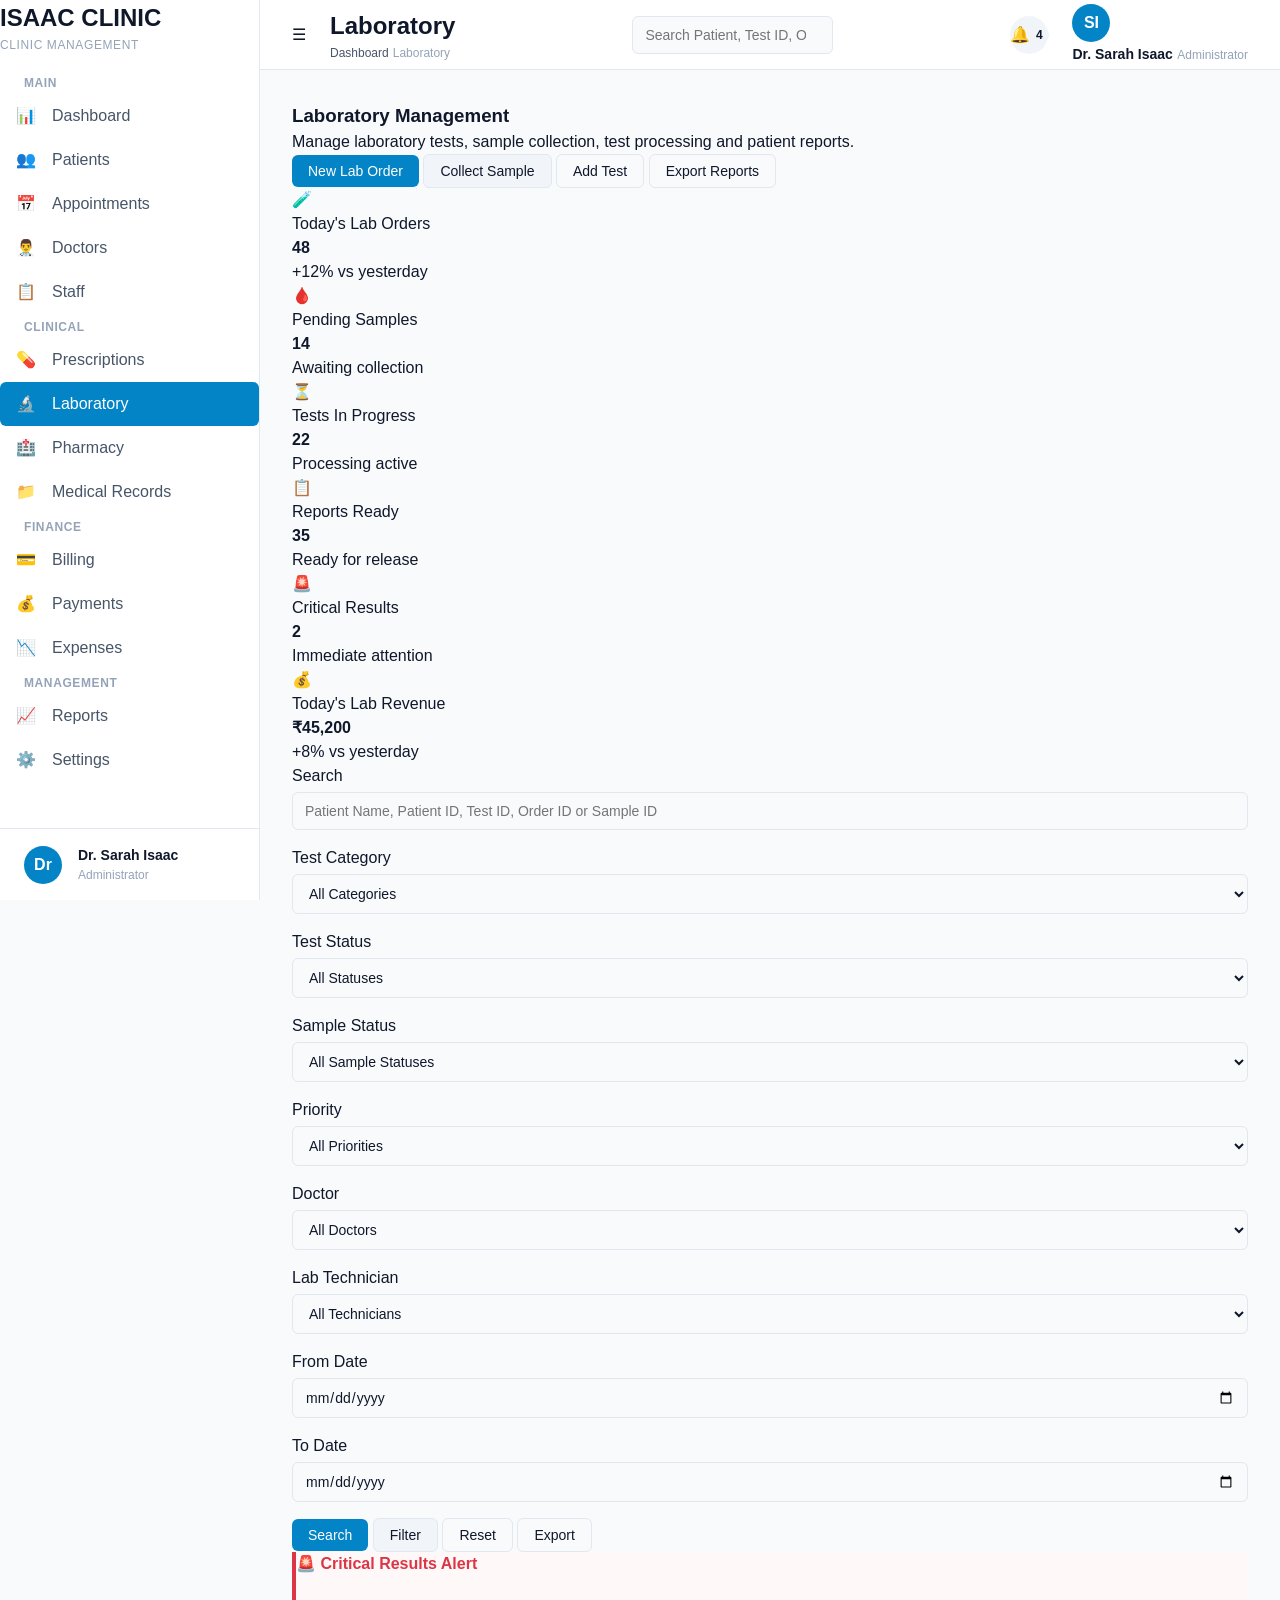
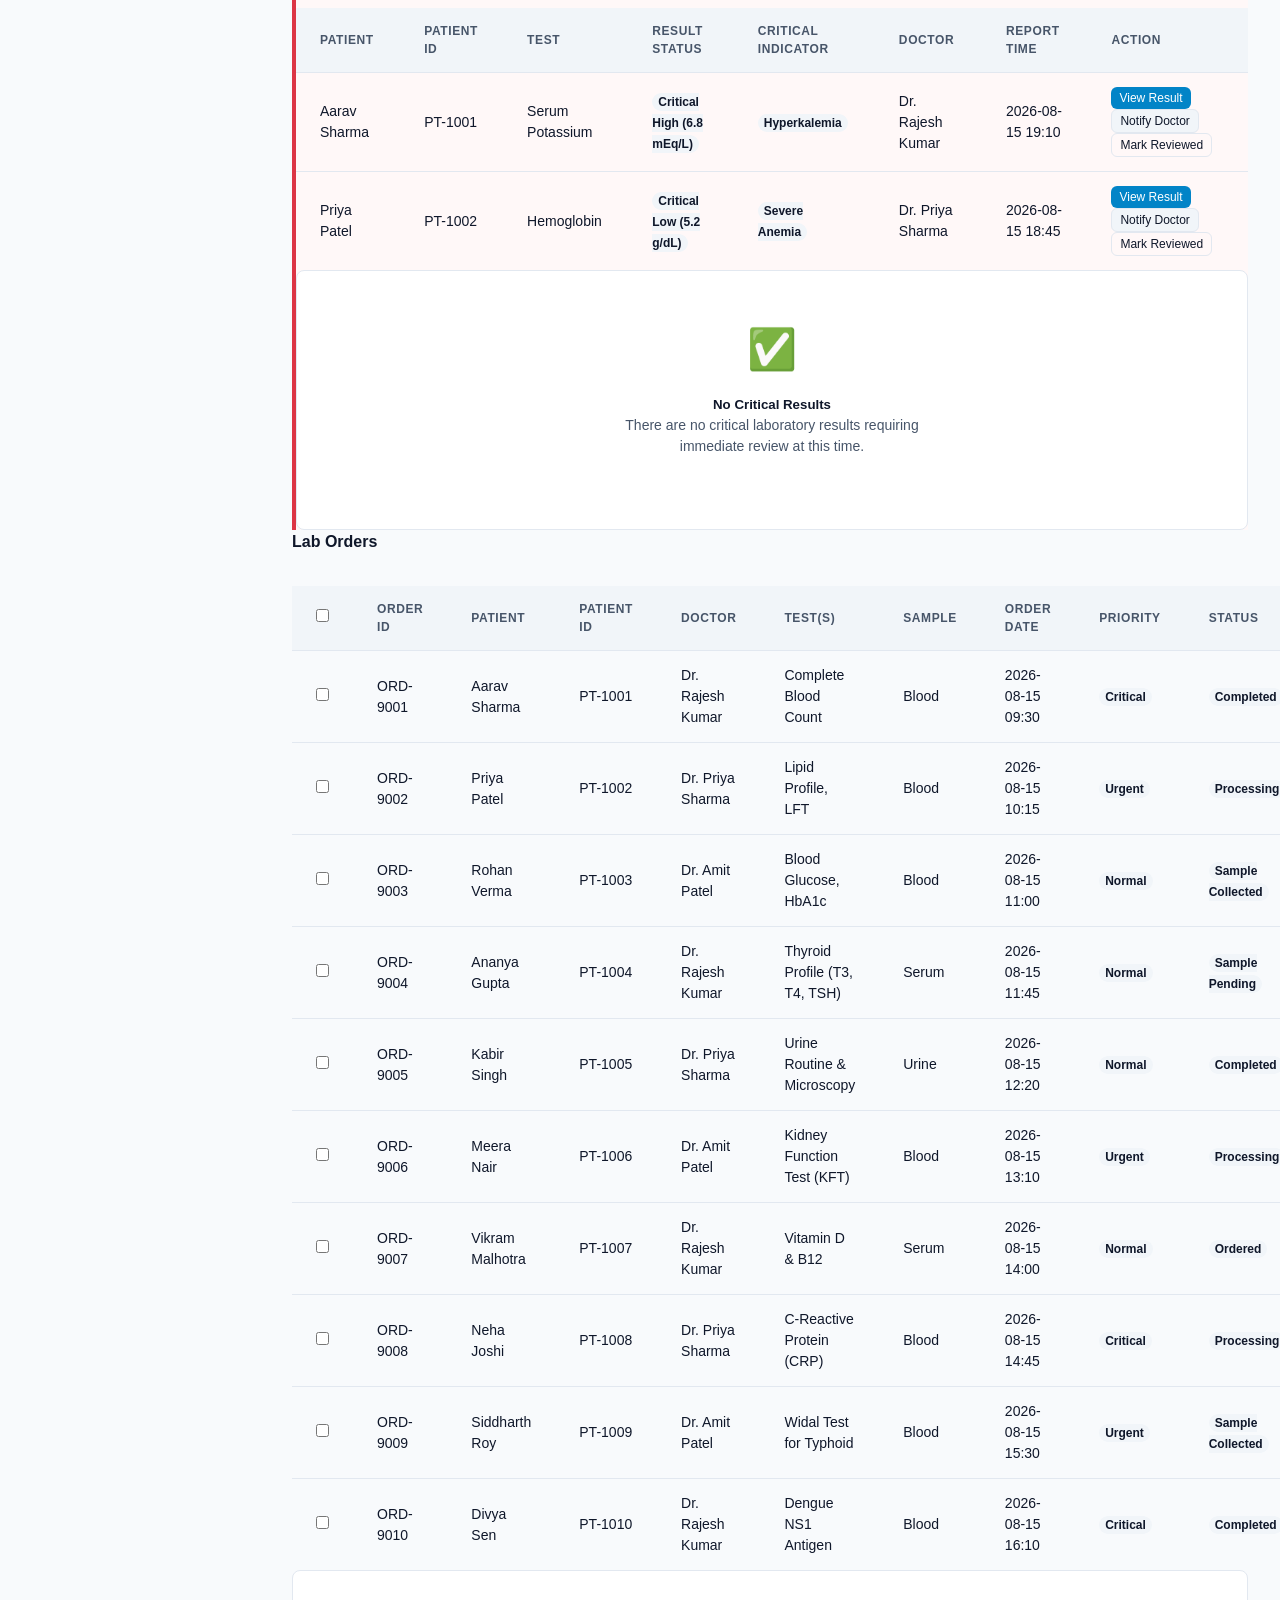
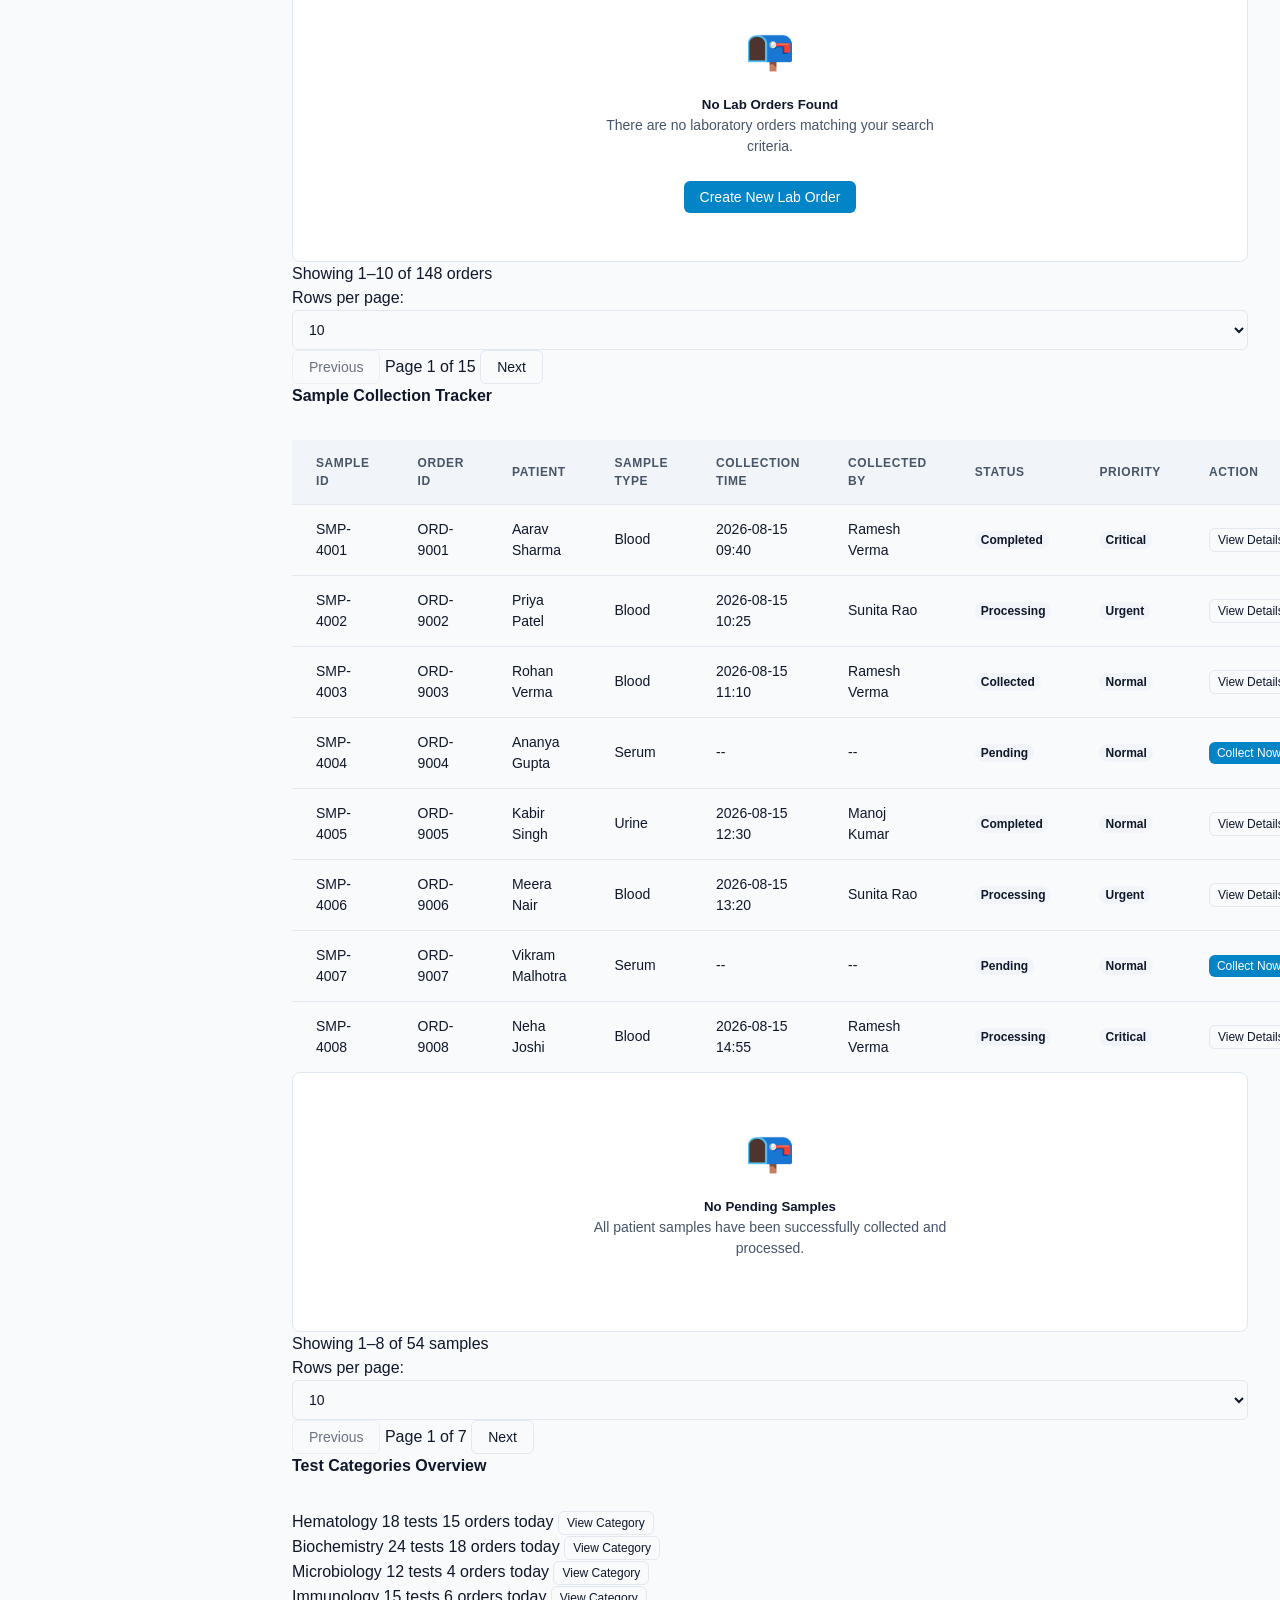
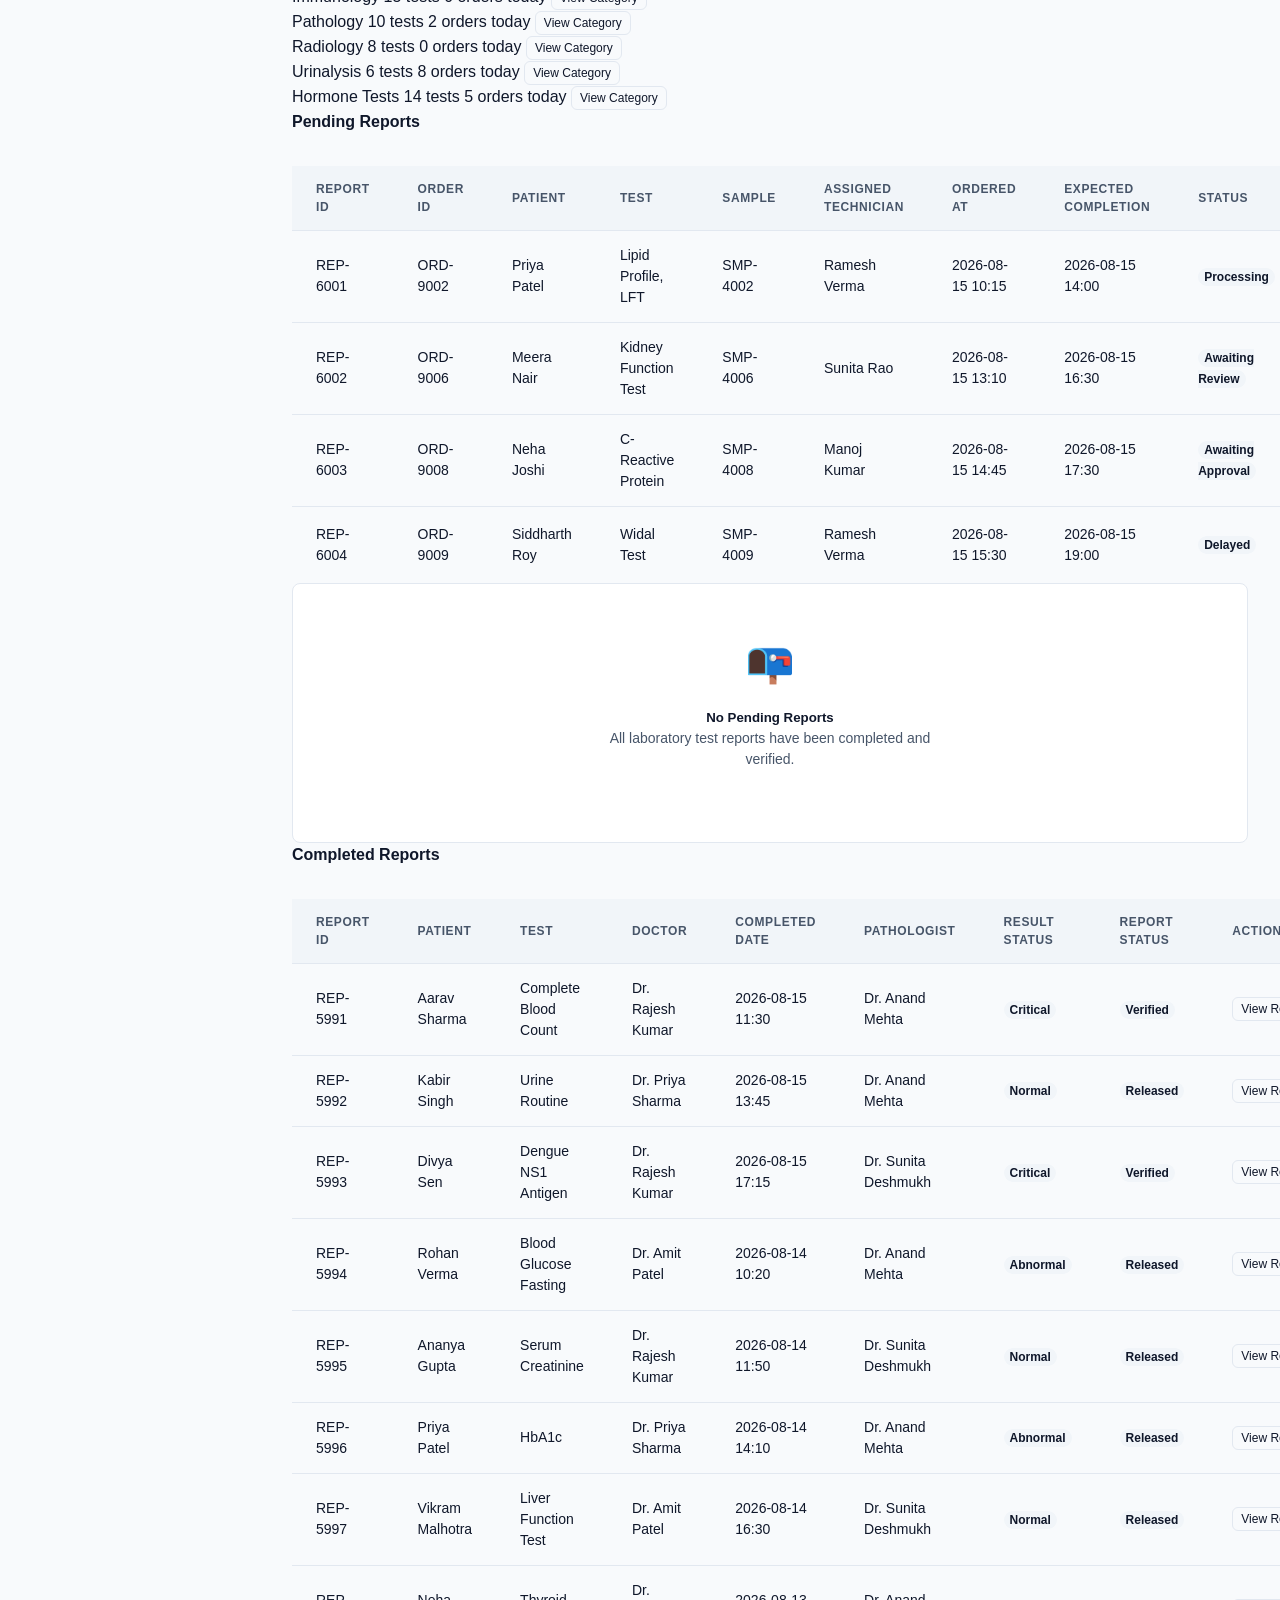
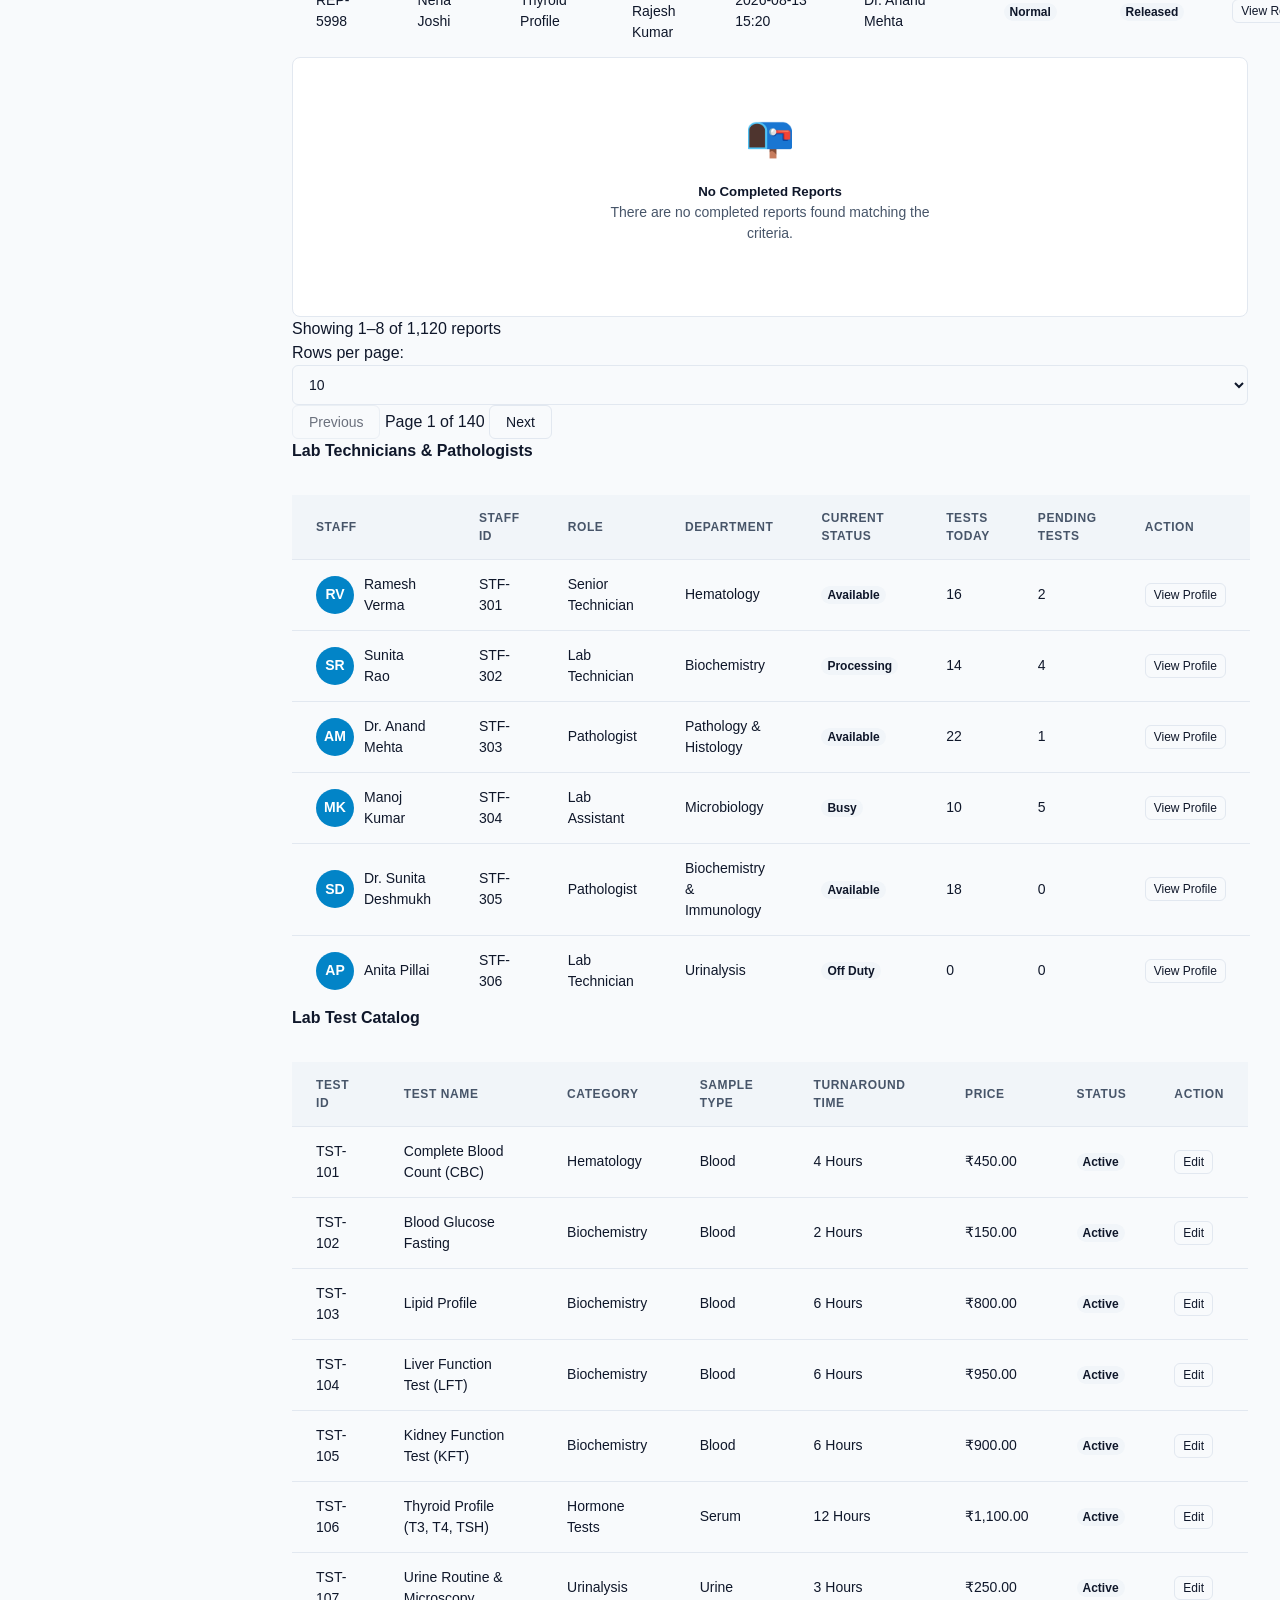
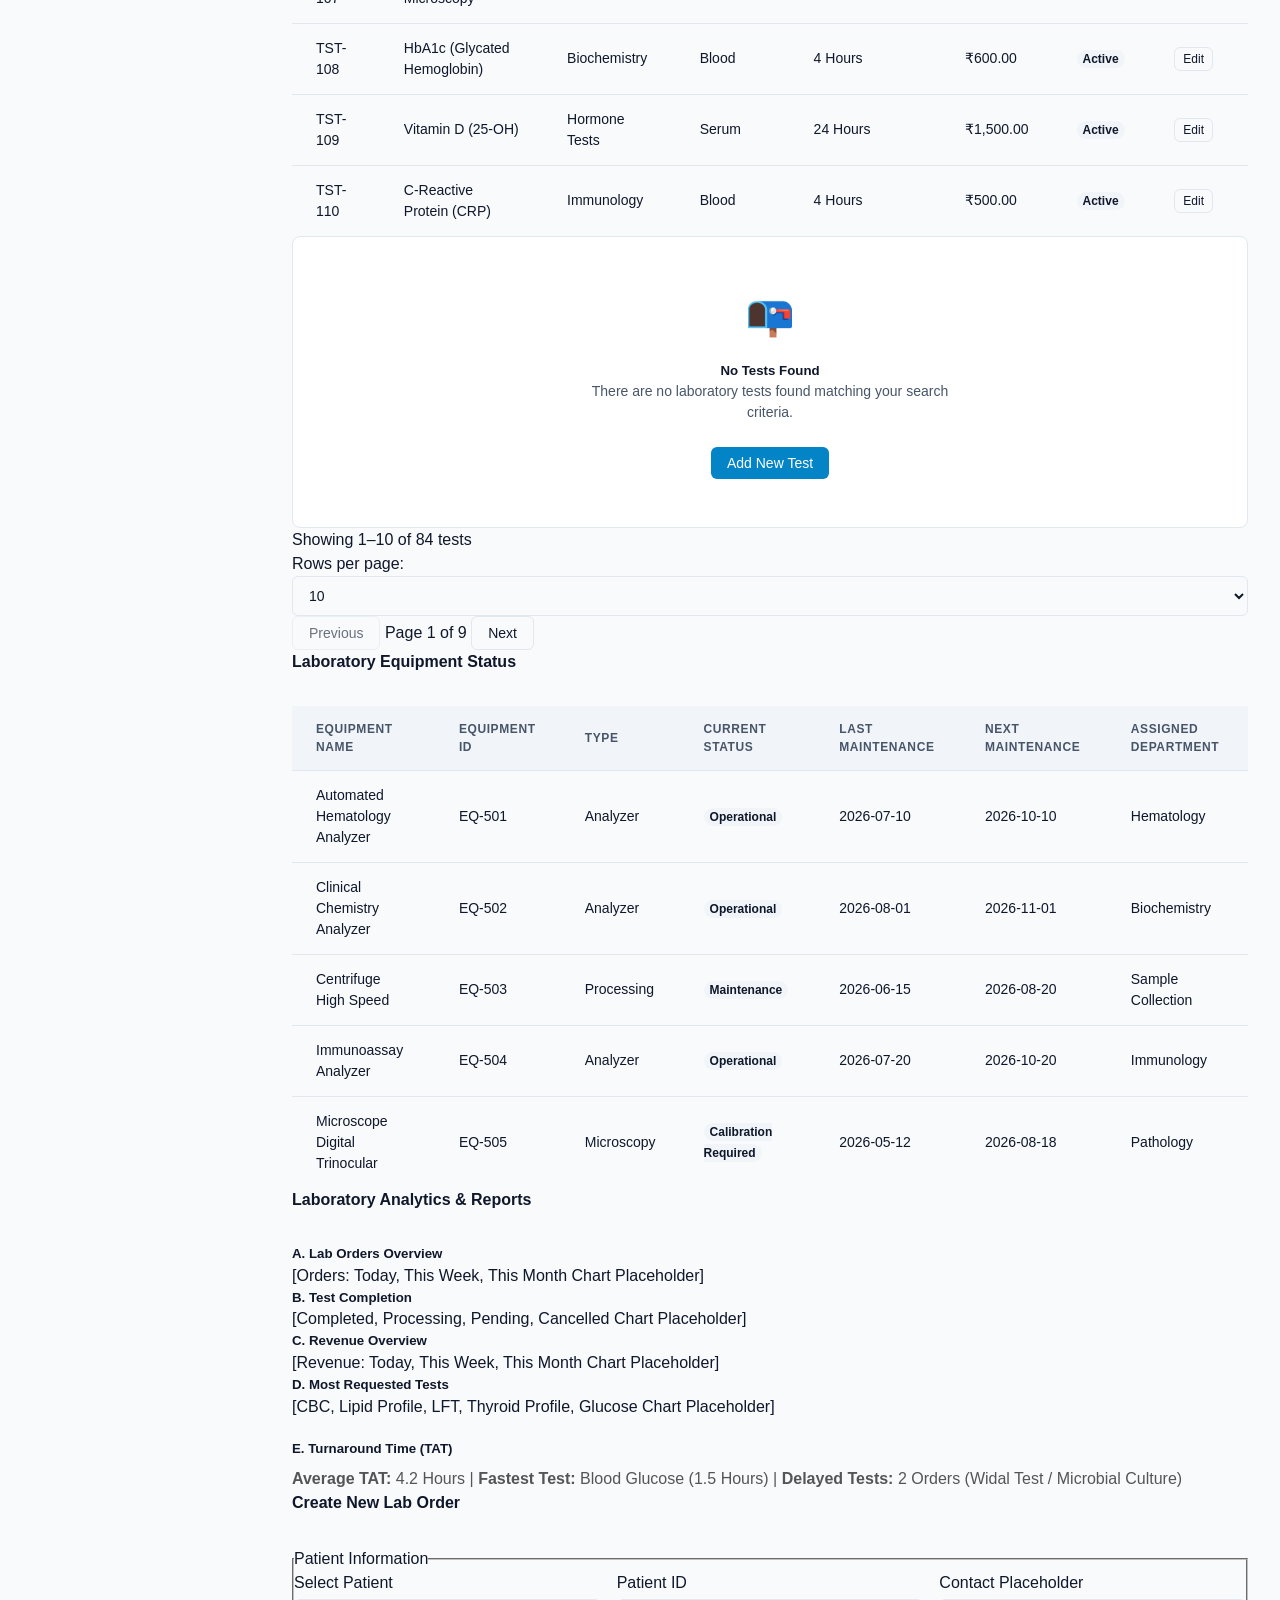
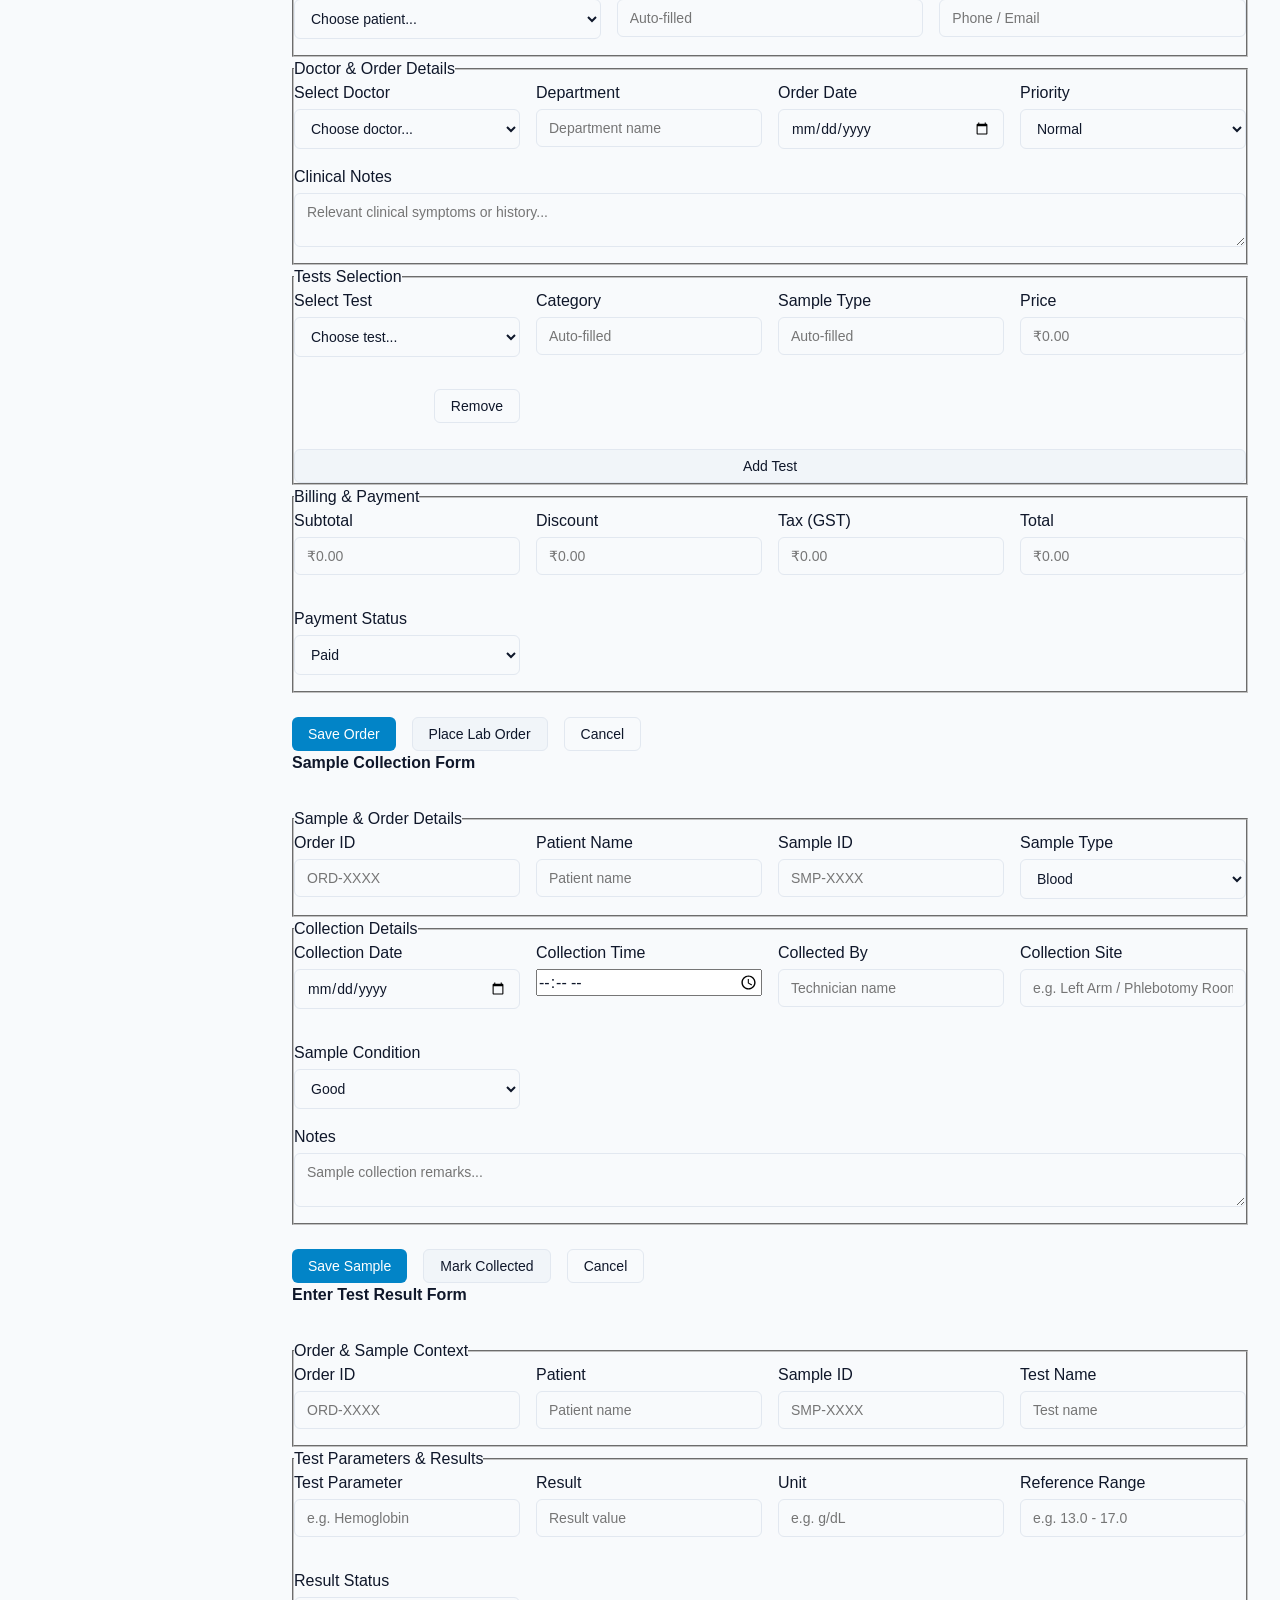
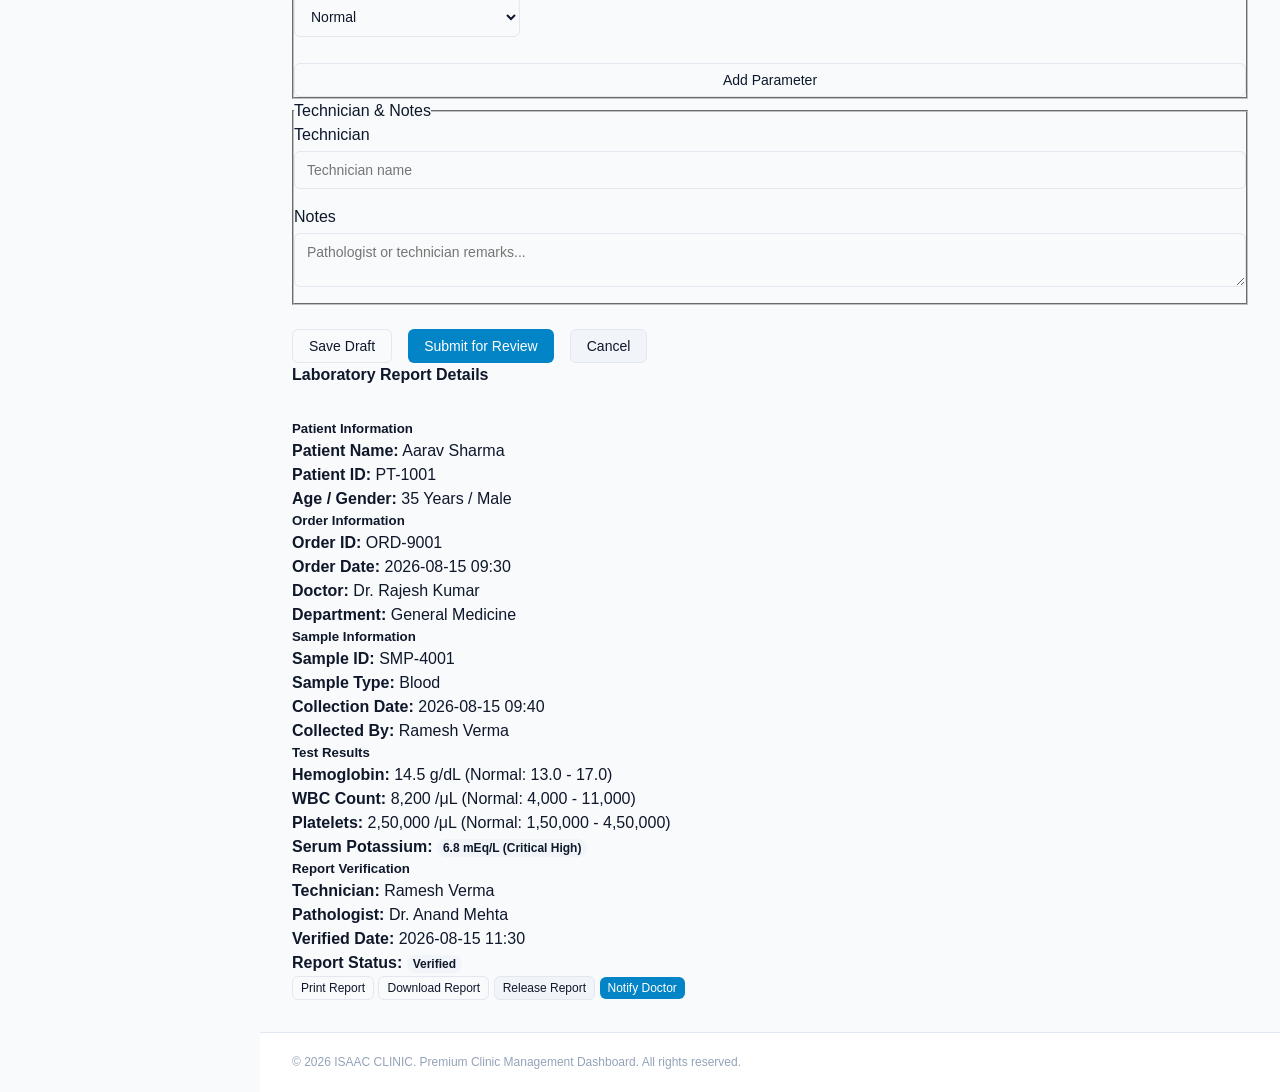
<file: laboratory.html>
<!DOCTYPE html>
<html lang="en">
<head>
    <meta charset="UTF-8">
    <meta name="viewport" content="width=device-width, initial-scale=1.0">
    <title>Laboratory Management - ISAAC CLINIC</title>
    <link rel="stylesheet" href="style.css">
</head>
<body>
    <div class="dashboard-container">
        <!-- Sidebar -->
        <aside class="sidebar" aria-label="Main Sidebar">
            <div class="brand-section">
                <h1 class="brand-title">ISAAC CLINIC</h1>
                <p class="brand-subtitle">Clinic Management</p>
            </div>
            <nav class="sidebar-nav">
                <div class="nav-group">
                    <span class="nav-category">MAIN</span>
                    <a href="index.html" class="nav-link"><span class="icon-placeholder" aria-hidden="true">📊</span> Dashboard</a>
                    <a href="patients.html" class="nav-link"><span class="icon-placeholder" aria-hidden="true">👥</span> Patients</a>
                    <a href="appointments.html" class="nav-link"><span class="icon-placeholder" aria-hidden="true">📅</span> Appointments</a>
                    <a href="doctors.html" class="nav-link"><span class="icon-placeholder" aria-hidden="true">👨‍⚕️</span> Doctors</a>
                    <a href="staff.html" class="nav-link"><span class="icon-placeholder" aria-hidden="true">📋</span> Staff</a>
                </div>
                <div class="nav-group">
                    <span class="nav-category">CLINICAL</span>
                    <a href="prescriptions.html" class="nav-link"><span class="icon-placeholder" aria-hidden="true">💊</span> Prescriptions</a>
                    <a href="laboratory.html" class="nav-link active" aria-current="page"><span class="icon-placeholder" aria-hidden="true">🔬</span> Laboratory</a>
                    <a href="pharmacy.html" class="nav-link"><span class="icon-placeholder" aria-hidden="true">🏥</span> Pharmacy</a>
                    <a href="medical-records.html" class="nav-link"><span class="icon-placeholder" aria-hidden="true">📁</span> Medical Records</a>
                </div>
                <div class="nav-group">
                    <span class="nav-category">FINANCE</span>
                    <a href="billing.html" class="nav-link"><span class="icon-placeholder" aria-hidden="true">💳</span> Billing</a>
                    <a href="payments.html" class="nav-link"><span class="icon-placeholder" aria-hidden="true">💰</span> Payments</a>
                    <a href="expenses.html" class="nav-link"><span class="icon-placeholder" aria-hidden="true">📉</span> Expenses</a>
                </div>
                <div class="nav-group">
                    <span class="nav-category">MANAGEMENT</span>
                    <a href="reports.html" class="nav-link"><span class="icon-placeholder" aria-hidden="true">📈</span> Reports</a>
                    <a href="settings.html" class="nav-link"><span class="icon-placeholder" aria-hidden="true">⚙️</span> Settings</a>
                </div>
            </nav>
            <div class="sidebar-footer">
                <div class="user-profile-mini">
                    <div class="user-avatar-placeholder" aria-hidden="true">Dr</div>
                    <div class="user-info">
                        <span class="user-name">Dr. Sarah Isaac</span>
                        <span class="user-role">Administrator</span>
                    </div>
                </div>
            </div>
        </aside>

        <!-- Main Wrapper -->
        <div class="main-wrapper">
            <!-- Top Header -->
            <header class="top-header" role="banner">
                <div class="header-left">
                    <button class="sidebar-toggle-btn" aria-label="Toggle Sidebar"><span class="icon-placeholder" aria-hidden="true">☰</span></button>
                    <div class="breadcrumb-container">
                        <h2 class="page-title">Laboratory</h2>
                        <nav aria-label="Breadcrumb">
                            <ol class="breadcrumb">
                                <li><a href="index.html">Dashboard</a></li>
                                <li aria-current="page">Laboratory</li>
                            </ol>
                        </nav>
                    </div>
                </div>
                <div class="header-center">
                    <div class="global-search-container">
                        <input type="search" class="global-search-input" placeholder="Search Patient, Test ID, Order ID or Sample ID" aria-label="Search Patient, Test ID, Order ID or Sample ID">
                    </div>
                </div>
                <div class="header-right">
                    <button class="notification-btn" aria-label="Notifications"><span class="icon-placeholder" aria-hidden="true">🔔</span><span class="badge" aria-label="4 unread notifications">4</span></button>
                    <div class="user-profile-header">
                        <div class="user-avatar-placeholder" aria-hidden="true">SI</div>
                        <div class="user-meta">
                            <span class="user-name">Dr. Sarah Isaac</span>
                            <span class="user-role">Administrator</span>
                        </div>
                    </div>
                </div>
            </header>

            <!-- Main Content -->
            <main class="main-content" role="main">
                <!-- Page Header -->
                <section class="page-header-section">
                    <div class="page-header-content">
                        <h3 class="page-heading">Laboratory Management</h3>
                        <p class="page-description">Manage laboratory tests, sample collection, test processing and patient reports.</p>
                    </div>
                    <div class="page-actions">
                        <button type="button" class="btn btn-primary" aria-label="New Lab Order">New Lab Order</button>
                        <button type="button" class="btn btn-secondary" aria-label="Collect Sample">Collect Sample</button>
                        <button type="button" class="btn btn-outline" aria-label="Add Test">Add Test</button>
                        <button type="button" class="btn btn-outline" aria-label="Export Reports">Export Reports</button>
                    </div>
                </section>

                <!-- Laboratory KPI Cards -->
                <section class="kpi-grid" aria-label="Laboratory Summary">
                    <article class="kpi-card">
                        <div class="kpi-icon"><span class="icon-placeholder" aria-hidden="true">🧪</span></div>
                        <div class="kpi-body">
                            <span class="kpi-label">Today's Lab Orders</span>
                            <h4 class="kpi-value">48</h4>
                            <span class="kpi-trend positive">+12% vs yesterday</span>
                        </div>
                    </article>
                    <article class="kpi-card">
                        <div class="kpi-icon"><span class="icon-placeholder" aria-hidden="true">🩸</span></div>
                        <div class="kpi-body">
                            <span class="kpi-label">Pending Samples</span>
                            <h4 class="kpi-value">14</h4>
                            <span class="kpi-trend warning">Awaiting collection</span>
                        </div>
                    </article>
                    <article class="kpi-card">
                        <div class="kpi-icon"><span class="icon-placeholder" aria-hidden="true">⏳</span></div>
                        <div class="kpi-body">
                            <span class="kpi-label">Tests In Progress</span>
                            <h4 class="kpi-value">22</h4>
                            <span class="kpi-trend positive">Processing active</span>
                        </div>
                    </article>
                    <article class="kpi-card">
                        <div class="kpi-icon"><span class="icon-placeholder" aria-hidden="true">📋</span></div>
                        <div class="kpi-body">
                            <span class="kpi-label">Reports Ready</span>
                            <h4 class="kpi-value">35</h4>
                            <span class="kpi-trend positive">Ready for release</span>
                        </div>
                    </article>
                    <article class="kpi-card">
                        <div class="kpi-icon"><span class="icon-placeholder" aria-hidden="true">🚨</span></div>
                        <div class="kpi-body">
                            <span class="kpi-label">Critical Results</span>
                            <h4 class="kpi-value">2</h4>
                            <span class="kpi-trend danger">Immediate attention</span>
                        </div>
                    </article>
                    <article class="kpi-card">
                        <div class="kpi-icon"><span class="icon-placeholder" aria-hidden="true">💰</span></div>
                        <div class="kpi-body">
                            <span class="kpi-label">Today's Lab Revenue</span>
                            <h4 class="kpi-value">₹45,200</h4>
                            <span class="kpi-trend positive">+8% vs yesterday</span>
                        </div>
                    </article>
                </section>

                <!-- Search & Filter Toolbar -->
                <section class="filter-section" aria-label="Laboratory Filters">
                    <form class="filter-form">
                        <div class="filter-group search-group">
                            <label for="lab-search">Search</label>
                            <input type="text" id="lab-search" placeholder="Patient Name, Patient ID, Test ID, Order ID or Sample ID">
                        </div>
                        <div class="filter-group">
                            <label for="filter-category">Test Category</label>
                            <select id="filter-category">
                                <option value="">All Categories</option>
                                <option value="hematology">Hematology</option>
                                <option value="biochemistry">Biochemistry</option>
                                <option value="microbiology">Microbiology</option>
                                <option value="immunology">Immunology</option>
                                <option value="pathology">Pathology</option>
                                <option value="radiology">Radiology</option>
                                <option value="urinalysis">Urinalysis</option>
                                <option value="hormone">Hormone Tests</option>
                            </select>
                        </div>
                        <div class="filter-group">
                            <label for="filter-test-status">Test Status</label>
                            <select id="filter-test-status">
                                <option value="">All Statuses</option>
                                <option value="ordered">Ordered</option>
                                <option value="sample-pending">Sample Pending</option>
                                <option value="sample-collected">Sample Collected</option>
                                <option value="processing">Processing</option>
                                <option value="completed">Completed</option>
                                <option value="cancelled">Cancelled</option>
                            </select>
                        </div>
                        <div class="filter-group">
                            <label for="filter-sample-status">Sample Status</label>
                            <select id="filter-sample-status">
                                <option value="">All Sample Statuses</option>
                                <option value="pending">Pending</option>
                                <option value="collected">Collected</option>
                                <option value="rejected">Rejected</option>
                                <option value="processing">Processing</option>
                                <option value="completed">Completed</option>
                            </select>
                        </div>
                        <div class="filter-group">
                            <label for="filter-priority">Priority</label>
                            <select id="filter-priority">
                                <option value="">All Priorities</option>
                                <option value="normal">Normal</option>
                                <option value="urgent">Urgent</option>
                                <option value="critical">Critical</option>
                            </select>
                        </div>
                        <div class="filter-group">
                            <label for="filter-doctor">Doctor</label>
                            <select id="filter-doctor">
                                <option value="">All Doctors</option>
                                <option value="doc1">Dr. Rajesh Kumar</option>
                                <option value="doc2">Dr. Priya Sharma</option>
                                <option value="doc3">Dr. Amit Patel</option>
                            </select>
                        </div>
                        <div class="filter-group">
                            <label for="filter-technician">Lab Technician</label>
                            <select id="filter-technician">
                                <option value="">All Technicians</option>
                                <option value="tech1">Ramesh Verma</option>
                                <option value="tech2">Sunita Rao</option>
                                <option value="tech3">Manoj Kumar</option>
                            </select>
                        </div>
                        <div class="filter-group">
                            <label for="date-from">From Date</label>
                            <input type="date" id="date-from">
                        </div>
                        <div class="filter-group">
                            <label for="date-to">To Date</label>
                            <input type="date" id="date-to">
                        </div>
                        <div class="filter-actions">
                            <button type="button" class="btn btn-primary" aria-label="Search">Search</button>
                            <button type="button" class="btn btn-secondary" aria-label="Apply Filter">Filter</button>
                            <button type="reset" class="btn btn-outline" aria-label="Reset Filters">Reset</button>
                            <button type="button" class="btn btn-outline" aria-label="Export Reports">Export</button>
                        </div>
                    </form>
                </section>

                <!-- Bulk Action Bar (Hidden/Structural) -->
                <section class="bulk-action-bar" aria-label="Bulk Actions" hidden>
                    <span class="selected-count">0 Orders Selected</span>
                    <div class="bulk-buttons">
                        <button type="button" class="btn btn-outline">Export</button>
                        <button type="button" class="btn btn-outline">Assign Technician</button>
                        <button type="button" class="btn btn-outline">Change Priority</button>
                        <button type="button" class="btn btn-outline">Cancel Orders</button>
                    </div>
                </section>

                <!-- Critical Results Alert Section -->
                <section class="table-section" aria-labelledby="critical-alert-heading" style="border-left: 4px solid #dc3545; background-color: #fff8f8;">
                    <div class="section-header">
                        <h4 id="critical-alert-heading" style="color: #dc3545;">🚨 Critical Results Alert</h4>
                    </div>
                    <div class="table-responsive">
                        <table class="data-table">
                            <thead>
                                <tr>
                                    <th>Patient</th>
                                    <th>Patient ID</th>
                                    <th>Test</th>
                                    <th>Result Status</th>
                                    <th>Critical Indicator</th>
                                    <th>Doctor</th>
                                    <th>Report Time</th>
                                    <th>Action</th>
                                </tr>
                            </thead>
                            <tbody>
                                <tr>
                                    <td>Aarav Sharma</td>
                                    <td>PT-1001</td>
                                    <td>Serum Potassium</td>
                                    <td><span class="badge badge-overdue">Critical High (6.8 mEq/L)</span></td>
                                    <td><span class="badge badge-overdue">Hyperkalemia</span></td>
                                    <td>Dr. Rajesh Kumar</td>
                                    <td>2026-08-15 19:10</td>
                                    <td>
                                        <div class="action-buttons">
                                            <button type="button" class="btn btn-primary btn-sm">View Result</button>
                                            <button type="button" class="btn btn-secondary btn-sm">Notify Doctor</button>
                                            <button type="button" class="btn btn-outline btn-sm">Mark Reviewed</button>
                                        </div>
                                    </td>
                                </tr>
                                <tr>
                                    <td>Priya Patel</td>
                                    <td>PT-1002</td>
                                    <td>Hemoglobin</td>
                                    <td><span class="badge badge-overdue">Critical Low (5.2 g/dL)</span></td>
                                    <td><span class="badge badge-overdue">Severe Anemia</span></td>
                                    <td>Dr. Priya Sharma</td>
                                    <td>2026-08-15 18:45</td>
                                    <td>
                                        <div class="action-buttons">
                                            <button type="button" class="btn btn-primary btn-sm">View Result</button>
                                            <button type="button" class="btn btn-secondary btn-sm">Notify Doctor</button>
                                            <button type="button" class="btn btn-outline btn-sm">Mark Reviewed</button>
                                        </div>
                                    </td>
                                </tr>
                            </tbody>
                        </table>
                    </div>
                    <!-- Empty State for Critical Results (Hidden) -->
                    <div class="empty-state" hidden>
                        <div class="empty-icon"><span class="icon-placeholder" aria-hidden="true">✅</span></div>
                        <h5>No Critical Results</h5>
                        <p>There are no critical laboratory results requiring immediate review at this time.</p>
                    </div>
                </section>

                <!-- Lab Order Table -->
                <section class="table-section" aria-labelledby="lab-orders-heading">
                    <div class="section-header">
                        <h4 id="lab-orders-heading">Lab Orders</h4>
                    </div>
                    <div class="table-responsive">
                        <table class="data-table">
                            <thead>
                                <tr>
                                    <th><input type="checkbox" aria-label="Select all orders"></th>
                                    <th>Order ID</th>
                                    <th>Patient</th>
                                    <th>Patient ID</th>
                                    <th>Doctor</th>
                                    <th>Test(s)</th>
                                    <th>Sample</th>
                                    <th>Order Date</th>
                                    <th>Priority</th>
                                    <th>Status</th>
                                    <th>Payment</th>
                                    <th>Actions</th>
                                </tr>
                            </thead>
                            <tbody>
                                <tr>
                                    <td><input type="checkbox" aria-label="Select order ORD-9001"></td>
                                    <td>ORD-9001</td>
                                    <td>Aarav Sharma</td>
                                    <td>PT-1001</td>
                                    <td>Dr. Rajesh Kumar</td>
                                    <td>Complete Blood Count</td>
                                    <td>Blood</td>
                                    <td>2026-08-15 09:30</td>
                                    <td><span class="badge badge-overdue">Critical</span></td>
                                    <td><span class="badge badge-paid">Completed</span></td>
                                    <td><span class="badge badge-paid">Paid</span></td>
                                    <td>
                                        <div class="action-buttons">
                                            <button type="button" class="btn-icon" aria-label="View ORD-9001">👁️</button>
                                            <button type="button" class="btn-icon" aria-label="Collect Sample for ORD-9001">🩸</button>
                                            <button type="button" class="btn-icon" aria-label="Process ORD-9001">⚙️</button>
                                            <button type="button" class="btn-icon" aria-label="Enter Result for ORD-9001">📝</button>
                                            <button type="button" class="btn-icon" aria-label="View Report for ORD-9001">📄</button>
                                            <button type="button" class="btn-icon" aria-label="More actions for ORD-9001">⋮</button>
                                        </div>
                                    </td>
                                </tr>
                                <tr>
                                    <td><input type="checkbox" aria-label="Select order ORD-9002"></td>
                                    <td>ORD-9002</td>
                                    <td>Priya Patel</td>
                                    <td>PT-1002</td>
                                    <td>Dr. Priya Sharma</td>
                                    <td>Lipid Profile, LFT</td>
                                    <td>Blood</td>
                                    <td>2026-08-15 10:15</td>
                                    <td><span class="badge badge-partial">Urgent</span></td>
                                    <td><span class="badge badge-partial">Processing</span></td>
                                    <td><span class="badge badge-partial">Partial</span></td>
                                    <td>
                                        <div class="action-buttons">
                                            <button type="button" class="btn-icon" aria-label="View ORD-9002">👁️</button>
                                            <button type="button" class="btn-icon" aria-label="Collect Sample for ORD-9002">🩸</button>
                                            <button type="button" class="btn-icon" aria-label="Process ORD-9002">⚙️</button>
                                            <button type="button" class="btn-icon" aria-label="Enter Result for ORD-9002">📝</button>
                                            <button type="button" class="btn-icon" aria-label="View Report for ORD-9002">📄</button>
                                            <button type="button" class="btn-icon" aria-label="More actions for ORD-9002">⋮</button>
                                        </div>
                                    </td>
                                </tr>
                                <tr>
                                    <td><input type="checkbox" aria-label="Select order ORD-9003"></td>
                                    <td>ORD-9003</td>
                                    <td>Rohan Verma</td>
                                    <td>PT-1003</td>
                                    <td>Dr. Amit Patel</td>
                                    <td>Blood Glucose, HbA1c</td>
                                    <td>Blood</td>
                                    <td>2026-08-15 11:00</td>
                                    <td><span class="badge badge-paid">Normal</span></td>
                                    <td><span class="badge badge-paid">Sample Collected</span></td>
                                    <td><span class="badge badge-paid">Paid</span></td>
                                    <td>
                                        <div class="action-buttons">
                                            <button type="button" class="btn-icon" aria-label="View ORD-9003">👁️</button>
                                            <button type="button" class="btn-icon" aria-label="Collect Sample for ORD-9003">🩸</button>
                                            <button type="button" class="btn-icon" aria-label="Process ORD-9003">⚙️</button>
                                            <button type="button" class="btn-icon" aria-label="Enter Result for ORD-9003">📝</button>
                                            <button type="button" class="btn-icon" aria-label="View Report for ORD-9003">📄</button>
                                            <button type="button" class="btn-icon" aria-label="More actions for ORD-9003">⋮</button>
                                        </div>
                                    </td>
                                </tr>
                                <tr>
                                    <td><input type="checkbox" aria-label="Select order ORD-9004"></td>
                                    <td>ORD-9004</td>
                                    <td>Ananya Gupta</td>
                                    <td>PT-1004</td>
                                    <td>Dr. Rajesh Kumar</td>
                                    <td>Thyroid Profile (T3, T4, TSH)</td>
                                    <td>Serum</td>
                                    <td>2026-08-15 11:45</td>
                                    <td><span class="badge badge-paid">Normal</span></td>
                                    <td><span class="badge badge-pending">Sample Pending</span></td>
                                    <td><span class="badge badge-pending">Pending</span></td>
                                    <td>
                                        <div class="action-buttons">
                                            <button type="button" class="btn-icon" aria-label="View ORD-9004">👁️</button>
                                            <button type="button" class="btn-icon" aria-label="Collect Sample for ORD-9004">🩸</button>
                                            <button type="button" class="btn-icon" aria-label="Process ORD-9004">⚙️</button>
                                            <button type="button" class="btn-icon" aria-label="Enter Result for ORD-9004">📝</button>
                                            <button type="button" class="btn-icon" aria-label="View Report for ORD-9004">📄</button>
                                            <button type="button" class="btn-icon" aria-label="More actions for ORD-9004">⋮</button>
                                        </div>
                                    </td>
                                </tr>
                                <tr>
                                    <td><input type="checkbox" aria-label="Select order ORD-9005"></td>
                                    <td>ORD-9005</td>
                                    <td>Kabir Singh</td>
                                    <td>PT-1005</td>
                                    <td>Dr. Priya Sharma</td>
                                    <td>Urine Routine & Microscopy</td>
                                    <td>Urine</td>
                                    <td>2026-08-15 12:20</td>
                                    <td><span class="badge badge-paid">Normal</span></td>
                                    <td><span class="badge badge-paid">Completed</span></td>
                                    <td><span class="badge badge-paid">Paid</span></td>
                                    <td>
                                        <div class="action-buttons">
                                            <button type="button" class="btn-icon" aria-label="View ORD-9005">👁️</button>
                                            <button type="button" class="btn-icon" aria-label="Collect Sample for ORD-9005">🩸</button>
                                            <button type="button" class="btn-icon" aria-label="Process ORD-9005">⚙️</button>
                                            <button type="button" class="btn-icon" aria-label="Enter Result for ORD-9005">📝</button>
                                            <button type="button" class="btn-icon" aria-label="View Report for ORD-9005">📄</button>
                                            <button type="button" class="btn-icon" aria-label="More actions for ORD-9005">⋮</button>
                                        </div>
                                    </td>
                                </tr>
                                <tr>
                                    <td><input type="checkbox" aria-label="Select order ORD-9006"></td>
                                    <td>ORD-9006</td>
                                    <td>Meera Nair</td>
                                    <td>PT-1006</td>
                                    <td>Dr. Amit Patel</td>
                                    <td>Kidney Function Test (KFT)</td>
                                    <td>Blood</td>
                                    <td>2026-08-15 13:10</td>
                                    <td><span class="badge badge-partial">Urgent</span></td>
                                    <td><span class="badge badge-partial">Processing</span></td>
                                    <td><span class="badge badge-paid">Paid</span></td>
                                    <td>
                                        <div class="action-buttons">
                                            <button type="button" class="btn-icon" aria-label="View ORD-9006">👁️</button>
                                            <button type="button" class="btn-icon" aria-label="Collect Sample for ORD-9006">🩸</button>
                                            <button type="button" class="btn-icon" aria-label="Process ORD-9006">⚙️</button>
                                            <button type="button" class="btn-icon" aria-label="Enter Result for ORD-9006">📝</button>
                                            <button type="button" class="btn-icon" aria-label="View Report for ORD-9006">📄</button>
                                            <button type="button" class="btn-icon" aria-label="More actions for ORD-9006">⋮</button>
                                        </div>
                                    </td>
                                </tr>
                                <tr>
                                    <td><input type="checkbox" aria-label="Select order ORD-9007"></td>
                                    <td>ORD-9007</td>
                                    <td>Vikram Malhotra</td>
                                    <td>PT-1007</td>
                                    <td>Dr. Rajesh Kumar</td>
                                    <td>Vitamin D & B12</td>
                                    <td>Serum</td>
                                    <td>2026-08-15 14:00</td>
                                    <td><span class="badge badge-paid">Normal</span></td>
                                    <td><span class="badge badge-pending">Ordered</span></td>
                                    <td><span class="badge badge-pending">Pending</span></td>
                                    <td>
                                        <div class="action-buttons">
                                            <button type="button" class="btn-icon" aria-label="View ORD-9007">👁️</button>
                                            <button type="button" class="btn-icon" aria-label="Collect Sample for ORD-9007">🩸</button>
                                            <button type="button" class="btn-icon" aria-label="Process ORD-9007">⚙️</button>
                                            <button type="button" class="btn-icon" aria-label="Enter Result for ORD-9007">📝</button>
                                            <button type="button" class="btn-icon" aria-label="View Report for ORD-9007">📄</button>
                                            <button type="button" class="btn-icon" aria-label="More actions for ORD-9007">⋮</button>
                                        </div>
                                    </td>
                                </tr>
                                <tr>
                                    <td><input type="checkbox" aria-label="Select order ORD-9008"></td>
                                    <td>ORD-9008</td>
                                    <td>Neha Joshi</td>
                                    <td>PT-1008</td>
                                    <td>Dr. Priya Sharma</td>
                                    <td>C-Reactive Protein (CRP)</td>
                                    <td>Blood</td>
                                    <td>2026-08-15 14:45</td>
                                    <td><span class="badge badge-overdue">Critical</span></td>
                                    <td><span class="badge badge-partial">Processing</span></td>
                                    <td><span class="badge badge-paid">Paid</span></td>
                                    <td>
                                        <div class="action-buttons">
                                            <button type="button" class="btn-icon" aria-label="View ORD-9008">👁️</button>
                                            <button type="button" class="btn-icon" aria-label="Collect Sample for ORD-9008">🩸</button>
                                            <button type="button" class="btn-icon" aria-label="Process ORD-9008">⚙️</button>
                                            <button type="button" class="btn-icon" aria-label="Enter Result for ORD-9008">📝</button>
                                            <button type="button" class="btn-icon" aria-label="View Report for ORD-9008">📄</button>
                                            <button type="button" class="btn-icon" aria-label="More actions for ORD-9008">⋮</button>
                                        </div>
                                    </td>
                                </tr>
                                <tr>
                                    <td><input type="checkbox" aria-label="Select order ORD-9009"></td>
                                    <td>ORD-9009</td>
                                    <td>Siddharth Roy</td>
                                    <td>PT-1009</td>
                                    <td>Dr. Amit Patel</td>
                                    <td>Widal Test for Typhoid</td>
                                    <td>Blood</td>
                                    <td>2026-08-15 15:30</td>
                                    <td><span class="badge badge-partial">Urgent</span></td>
                                    <td><span class="badge badge-paid">Sample Collected</span></td>
                                    <td><span class="badge badge-partial">Partial</span></td>
                                    <td>
                                        <div class="action-buttons">
                                            <button type="button" class="btn-icon" aria-label="View ORD-9009">👁️</button>
                                            <button type="button" class="btn-icon" aria-label="Collect Sample for ORD-9009">🩸</button>
                                            <button type="button" class="btn-icon" aria-label="Process ORD-9009">⚙️</button>
                                            <button type="button" class="btn-icon" aria-label="Enter Result for ORD-9009">📝</button>
                                            <button type="button" class="btn-icon" aria-label="View Report for ORD-9009">📄</button>
                                            <button type="button" class="btn-icon" aria-label="More actions for ORD-9009">⋮</button>
                                        </div>
                                    </td>
                                </tr>
                                <tr>
                                    <td><input type="checkbox" aria-label="Select order ORD-9010"></td>
                                    <td>ORD-9010</td>
                                    <td>Divya Sen</td>
                                    <td>PT-1010</td>
                                    <td>Dr. Rajesh Kumar</td>
                                    <td>Dengue NS1 Antigen</td>
                                    <td>Blood</td>
                                    <td>2026-08-15 16:10</td>
                                    <td><span class="badge badge-overdue">Critical</span></td>
                                    <td><span class="badge badge-paid">Completed</span></td>
                                    <td><span class="badge badge-paid">Paid</span></td>
                                    <td>
                                        <div class="action-buttons">
                                            <button type="button" class="btn-icon" aria-label="View ORD-9010">👁️</button>
                                            <button type="button" class="btn-icon" aria-label="Collect Sample for ORD-9010">🩸</button>
                                            <button type="button" class="btn-icon" aria-label="Process ORD-9010">⚙️</button>
                                            <button type="button" class="btn-icon" aria-label="Enter Result for ORD-9010">📝</button>
                                            <button type="button" class="btn-icon" aria-label="View Report for ORD-9010">📄</button>
                                            <button type="button" class="btn-icon" aria-label="More actions for ORD-9010">⋮</button>
                                        </div>
                                    </td>
                                </tr>
                            </tbody>
                        </table>
                    </div>
                    <!-- Empty State for Lab Orders (Hidden) -->
                    <div class="empty-state" hidden>
                        <div class="empty-icon"><span class="icon-placeholder" aria-hidden="true">📭</span></div>
                        <h5>No Lab Orders Found</h5>
                        <p>There are no laboratory orders matching your search criteria.</p>
                        <button type="button" class="btn btn-primary">Create New Lab Order</button>
                    </div>
                    <!-- Pagination -->
                    <nav class="pagination-container" aria-label="Lab Orders Table Navigation">
                        <span class="pagination-info">Showing 1–10 of 148 orders</span>
                        <div class="pagination-controls">
                            <label for="rows-per-page-orders">Rows per page:</label>
                            <select id="rows-per-page-orders">
                                <option value="10" selected>10</option>
                                <option value="25">25</option>
                                <option value="50">50</option>
                                <option value="100">100</option>
                            </select>
                            <button type="button" class="btn btn-outline" disabled>Previous</button>
                            <span class="page-numbers">Page 1 of 15</span>
                            <button type="button" class="btn btn-outline">Next</button>
                        </div>
                    </nav>
                </section>

                <!-- Sample Collection Tracker -->
                <section class="table-section" aria-labelledby="sample-tracker-heading">
                    <div class="section-header">
                        <h4 id="sample-tracker-heading">Sample Collection Tracker</h4>
                    </div>
                    <div class="table-responsive">
                        <table class="data-table">
                            <thead>
                                <tr>
                                    <th>Sample ID</th>
                                    <th>Order ID</th>
                                    <th>Patient</th>
                                    <th>Sample Type</th>
                                    <th>Collection Time</th>
                                    <th>Collected By</th>
                                    <th>Status</th>
                                    <th>Priority</th>
                                    <th>Action</th>
                                </tr>
                            </thead>
                            <tbody>
                                <tr>
                                    <td>SMP-4001</td>
                                    <td>ORD-9001</td>
                                    <td>Aarav Sharma</td>
                                    <td>Blood</td>
                                    <td>2026-08-15 09:40</td>
                                    <td>Ramesh Verma</td>
                                    <td><span class="badge badge-paid">Completed</span></td>
                                    <td><span class="badge badge-overdue">Critical</span></td>
                                    <td><button type="button" class="btn btn-outline btn-sm">View Details</button></td>
                                </tr>
                                <tr>
                                    <td>SMP-4002</td>
                                    <td>ORD-9002</td>
                                    <td>Priya Patel</td>
                                    <td>Blood</td>
                                    <td>2026-08-15 10:25</td>
                                    <td>Sunita Rao</td>
                                    <td><span class="badge badge-partial">Processing</span></td>
                                    <td><span class="badge badge-partial">Urgent</span></td>
                                    <td><button type="button" class="btn btn-outline btn-sm">View Details</button></td>
                                </tr>
                                <tr>
                                    <td>SMP-4003</td>
                                    <td>ORD-9003</td>
                                    <td>Rohan Verma</td>
                                    <td>Blood</td>
                                    <td>2026-08-15 11:10</td>
                                    <td>Ramesh Verma</td>
                                    <td><span class="badge badge-paid">Collected</span></td>
                                    <td><span class="badge badge-paid">Normal</span></td>
                                    <td><button type="button" class="btn btn-outline btn-sm">View Details</button></td>
                                </tr>
                                <tr>
                                    <td>SMP-4004</td>
                                    <td>ORD-9004</td>
                                    <td>Ananya Gupta</td>
                                    <td>Serum</td>
                                    <td>--</td>
                                    <td>--</td>
                                    <td><span class="badge badge-pending">Pending</span></td>
                                    <td><span class="badge badge-paid">Normal</span></td>
                                    <td><button type="button" class="btn btn-primary btn-sm">Collect Now</button></td>
                                </tr>
                                <tr>
                                    <td>SMP-4005</td>
                                    <td>ORD-9005</td>
                                    <td>Kabir Singh</td>
                                    <td>Urine</td>
                                    <td>2026-08-15 12:30</td>
                                    <td>Manoj Kumar</td>
                                    <td><span class="badge badge-paid">Completed</span></td>
                                    <td><span class="badge badge-paid">Normal</span></td>
                                    <td><button type="button" class="btn btn-outline btn-sm">View Details</button></td>
                                </tr>
                                <tr>
                                    <td>SMP-4006</td>
                                    <td>ORD-9006</td>
                                    <td>Meera Nair</td>
                                    <td>Blood</td>
                                    <td>2026-08-15 13:20</td>
                                    <td>Sunita Rao</td>
                                    <td><span class="badge badge-partial">Processing</span></td>
                                    <td><span class="badge badge-partial">Urgent</span></td>
                                    <td><button type="button" class="btn btn-outline btn-sm">View Details</button></td>
                                </tr>
                                <tr>
                                    <td>SMP-4007</td>
                                    <td>ORD-9007</td>
                                    <td>Vikram Malhotra</td>
                                    <td>Serum</td>
                                    <td>--</td>
                                    <td>--</td>
                                    <td><span class="badge badge-pending">Pending</span></td>
                                    <td><span class="badge badge-paid">Normal</span></td>
                                    <td><button type="button" class="btn btn-primary btn-sm">Collect Now</button></td>
                                </tr>
                                <tr>
                                    <td>SMP-4008</td>
                                    <td>ORD-9008</td>
                                    <td>Neha Joshi</td>
                                    <td>Blood</td>
                                    <td>2026-08-15 14:55</td>
                                    <td>Ramesh Verma</td>
                                    <td><span class="badge badge-partial">Processing</span></td>
                                    <td><span class="badge badge-overdue">Critical</span></td>
                                    <td><button type="button" class="btn btn-outline btn-sm">View Details</button></td>
                                </tr>
                            </tbody>
                        </table>
                    </div>
                    <!-- Empty State for Sample Tracker (Hidden) -->
                    <div class="empty-state" hidden>
                        <div class="empty-icon"><span class="icon-placeholder" aria-hidden="true">📭</span></div>
                        <h5>No Pending Samples</h5>
                        <p>All patient samples have been successfully collected and processed.</p>
                    </div>
                    <!-- Pagination -->
                    <nav class="pagination-container" aria-label="Sample Tracker Navigation">
                        <span class="pagination-info">Showing 1–8 of 54 samples</span>
                        <div class="pagination-controls">
                            <label for="rows-per-page-sample">Rows per page:</label>
                            <select id="rows-per-page-sample">
                                <option value="10" selected>10</option>
                                <option value="25">25</option>
                                <option value="50">50</option>
                            </select>
                            <button type="button" class="btn btn-outline" disabled>Previous</button>
                            <span class="page-numbers">Page 1 of 7</span>
                            <button type="button" class="btn btn-outline">Next</button>
                        </div>
                    </nav>
                </section>

                <!-- Test Categories Overview -->
                <section class="card-section" aria-labelledby="test-categories-heading">
                    <div class="section-header">
                        <h4 id="test-categories-heading">Test Categories Overview</h4>
                    </div>
                    <div class="payment-methods-grid">
                        <div class="payment-method-card">
                            <span class="method-name">Hematology</span>
                            <span class="method-count">18 tests</span>
                            <span class="method-amount">15 orders today</span>
                            <span class="method-percentage"><button type="button" class="btn btn-outline btn-sm">View Category</button></span>
                        </div>
                        <div class="payment-method-card">
                            <span class="method-name">Biochemistry</span>
                            <span class="method-count">24 tests</span>
                            <span class="method-amount">18 orders today</span>
                            <span class="method-percentage"><button type="button" class="btn btn-outline btn-sm">View Category</button></span>
                        </div>
                        <div class="payment-method-card">
                            <span class="method-name">Microbiology</span>
                            <span class="method-count">12 tests</span>
                            <span class="method-amount">4 orders today</span>
                            <span class="method-percentage"><button type="button" class="btn btn-outline btn-sm">View Category</button></span>
                        </div>
                        <div class="payment-method-card">
                            <span class="method-name">Immunology</span>
                            <span class="method-count">15 tests</span>
                            <span class="method-amount">6 orders today</span>
                            <span class="method-percentage"><button type="button" class="btn btn-outline btn-sm">View Category</button></span>
                        </div>
                        <div class="payment-method-card">
                            <span class="method-name">Pathology</span>
                            <span class="method-count">10 tests</span>
                            <span class="method-amount">2 orders today</span>
                            <span class="method-percentage"><button type="button" class="btn btn-outline btn-sm">View Category</button></span>
                        </div>
                        <div class="payment-method-card">
                            <span class="method-name">Radiology</span>
                            <span class="method-count">8 tests</span>
                            <span class="method-amount">0 orders today</span>
                            <span class="method-percentage"><button type="button" class="btn btn-outline btn-sm">View Category</button></span>
                        </div>
                        <div class="payment-method-card">
                            <span class="method-name">Urinalysis</span>
                            <span class="method-count">6 tests</span>
                            <span class="method-amount">8 orders today</span>
                            <span class="method-percentage"><button type="button" class="btn btn-outline btn-sm">View Category</button></span>
                        </div>
                        <div class="payment-method-card">
                            <span class="method-name">Hormone Tests</span>
                            <span class="method-count">14 tests</span>
                            <span class="method-amount">5 orders today</span>
                            <span class="method-percentage"><button type="button" class="btn btn-outline btn-sm">View Category</button></span>
                        </div>
                    </div>
                </section>

                <!-- Pending Reports Section -->
                <section class="table-section" aria-labelledby="pending-reports-heading">
                    <div class="section-header">
                        <h4 id="pending-reports-heading">Pending Reports</h4>
                    </div>
                    <div class="table-responsive">
                        <table class="data-table">
                            <thead>
                                <tr>
                                    <th>Report ID</th>
                                    <th>Order ID</th>
                                    <th>Patient</th>
                                    <th>Test</th>
                                    <th>Sample</th>
                                    <th>Assigned Technician</th>
                                    <th>Ordered At</th>
                                    <th>Expected Completion</th>
                                    <th>Status</th>
                                    <th>Action</th>
                                </tr>
                            </thead>
                            <tbody>
                                <tr>
                                    <td>REP-6001</td>
                                    <td>ORD-9002</td>
                                    <td>Priya Patel</td>
                                    <td>Lipid Profile, LFT</td>
                                    <td>SMP-4002</td>
                                    <td>Ramesh Verma</td>
                                    <td>2026-08-15 10:15</td>
                                    <td>2026-08-15 14:00</td>
                                    <td><span class="badge badge-partial">Processing</span></td>
                                    <td>
                                        <div class="action-buttons">
                                            <button type="button" class="btn btn-outline btn-sm">View</button>
                                            <button type="button" class="btn btn-primary btn-sm">Complete Report</button>
                                        </div>
                                    </td>
                                </tr>
                                <tr>
                                    <td>REP-6002</td>
                                    <td>ORD-9006</td>
                                    <td>Meera Nair</td>
                                    <td>Kidney Function Test</td>
                                    <td>SMP-4006</td>
                                    <td>Sunita Rao</td>
                                    <td>2026-08-15 13:10</td>
                                    <td>2026-08-15 16:30</td>
                                    <td><span class="badge badge-partial">Awaiting Review</span></td>
                                    <td>
                                        <div class="action-buttons">
                                            <button type="button" class="btn btn-outline btn-sm">View</button>
                                            <button type="button" class="btn btn-primary btn-sm">Complete Report</button>
                                        </div>
                                    </td>
                                </tr>
                                <tr>
                                    <td>REP-6003</td>
                                    <td>ORD-9008</td>
                                    <td>Neha Joshi</td>
                                    <td>C-Reactive Protein</td>
                                    <td>SMP-4008</td>
                                    <td>Manoj Kumar</td>
                                    <td>2026-08-15 14:45</td>
                                    <td>2026-08-15 17:30</td>
                                    <td><span class="badge badge-partial">Awaiting Approval</span></td>
                                    <td>
                                        <div class="action-buttons">
                                            <button type="button" class="btn btn-outline btn-sm">View</button>
                                            <button type="button" class="btn btn-secondary btn-sm">Notify Doctor</button>
                                        </div>
                                    </td>
                                </tr>
                                <tr>
                                    <td>REP-6004</td>
                                    <td>ORD-9009</td>
                                    <td>Siddharth Roy</td>
                                    <td>Widal Test</td>
                                    <td>SMP-4009</td>
                                    <td>Ramesh Verma</td>
                                    <td>2026-08-15 15:30</td>
                                    <td>2026-08-15 19:00</td>
                                    <td><span class="badge badge-overdue">Delayed</span></td>
                                    <td>
                                        <div class="action-buttons">
                                            <button type="button" class="btn btn-outline btn-sm">View</button>
                                            <button type="button" class="btn btn-secondary btn-sm">Notify Doctor</button>
                                        </div>
                                    </td>
                                </tr>
                            </tbody>
                        </table>
                    </div>
                    <!-- Empty State for Pending Reports (Hidden) -->
                    <div class="empty-state" hidden>
                        <div class="empty-icon"><span class="icon-placeholder" aria-hidden="true">📭</span></div>
                        <h5>No Pending Reports</h5>
                        <p>All laboratory test reports have been completed and verified.</p>
                    </div>
                </section>

                <!-- Completed Reports Section -->
                <section class="table-section" aria-labelledby="completed-reports-heading">
                    <div class="section-header">
                        <h4 id="completed-reports-heading">Completed Reports</h4>
                    </div>
                    <div class="table-responsive">
                        <table class="data-table">
                            <thead>
                                <tr>
                                    <th>Report ID</th>
                                    <th>Patient</th>
                                    <th>Test</th>
                                    <th>Doctor</th>
                                    <th>Completed Date</th>
                                    <th>Pathologist</th>
                                    <th>Result Status</th>
                                    <th>Report Status</th>
                                    <th>Action</th>
                                </tr>
                            </thead>
                            <tbody>
                                <tr>
                                    <td>REP-5991</td>
                                    <td>Aarav Sharma</td>
                                    <td>Complete Blood Count</td>
                                    <td>Dr. Rajesh Kumar</td>
                                    <td>2026-08-15 11:30</td>
                                    <td>Dr. Anand Mehta</td>
                                    <td><span class="badge badge-overdue">Critical</span></td>
                                    <td><span class="badge badge-paid">Verified</span></td>
                                    <td><button type="button" class="btn btn-outline btn-sm">View Report</button></td>
                                </tr>
                                <tr>
                                    <td>REP-5992</td>
                                    <td>Kabir Singh</td>
                                    <td>Urine Routine</td>
                                    <td>Dr. Priya Sharma</td>
                                    <td>2026-08-15 13:45</td>
                                    <td>Dr. Anand Mehta</td>
                                    <td><span class="badge badge-paid">Normal</span></td>
                                    <td><span class="badge badge-paid">Released</span></td>
                                    <td><button type="button" class="btn btn-outline btn-sm">View Report</button></td>
                                </tr>
                                <tr>
                                    <td>REP-5993</td>
                                    <td>Divya Sen</td>
                                    <td>Dengue NS1 Antigen</td>
                                    <td>Dr. Rajesh Kumar</td>
                                    <td>2026-08-15 17:15</td>
                                    <td>Dr. Sunita Deshmukh</td>
                                    <td><span class="badge badge-overdue">Critical</span></td>
                                    <td><span class="badge badge-paid">Verified</span></td>
                                    <td><button type="button" class="btn btn-outline btn-sm">View Report</button></td>
                                </tr>
                                <tr>
                                    <td>REP-5994</td>
                                    <td>Rohan Verma</td>
                                    <td>Blood Glucose Fasting</td>
                                    <td>Dr. Amit Patel</td>
                                    <td>2026-08-14 10:20</td>
                                    <td>Dr. Anand Mehta</td>
                                    <td><span class="badge badge-partial">Abnormal</span></td>
                                    <td><span class="badge badge-paid">Released</span></td>
                                    <td><button type="button" class="btn btn-outline btn-sm">View Report</button></td>
                                </tr>
                                <tr>
                                    <td>REP-5995</td>
                                    <td>Ananya Gupta</td>
                                    <td>Serum Creatinine</td>
                                    <td>Dr. Rajesh Kumar</td>
                                    <td>2026-08-14 11:50</td>
                                    <td>Dr. Sunita Deshmukh</td>
                                    <td><span class="badge badge-paid">Normal</span></td>
                                    <td><span class="badge badge-paid">Released</span></td>
                                    <td><button type="button" class="btn btn-outline btn-sm">View Report</button></td>
                                </tr>
                                <tr>
                                    <td>REP-5996</td>
                                    <td>Priya Patel</td>
                                    <td>HbA1c</td>
                                    <td>Dr. Priya Sharma</td>
                                    <td>2026-08-14 14:10</td>
                                    <td>Dr. Anand Mehta</td>
                                    <td><span class="badge badge-partial">Abnormal</span></td>
                                    <td><span class="badge badge-paid">Released</span></td>
                                    <td><button type="button" class="btn btn-outline btn-sm">View Report</button></td>
                                </tr>
                                <tr>
                                    <td>REP-5997</td>
                                    <td>Vikram Malhotra</td>
                                    <td>Liver Function Test</td>
                                    <td>Dr. Amit Patel</td>
                                    <td>2026-08-14 16:30</td>
                                    <td>Dr. Sunita Deshmukh</td>
                                    <td><span class="badge badge-paid">Normal</span></td>
                                    <td><span class="badge badge-paid">Released</span></td>
                                    <td><button type="button" class="btn btn-outline btn-sm">View Report</button></td>
                                </tr>
                                <tr>
                                    <td>REP-5998</td>
                                    <td>Neha Joshi</td>
                                    <td>Thyroid Profile</td>
                                    <td>Dr. Rajesh Kumar</td>
                                    <td>2026-08-13 15:20</td>
                                    <td>Dr. Anand Mehta</td>
                                    <td><span class="badge badge-paid">Normal</span></td>
                                    <td><span class="badge badge-paid">Released</span></td>
                                    <td><button type="button" class="btn btn-outline btn-sm">View Report</button></td>
                                </tr>
                            </tbody>
                        </table>
                    </div>
                    <!-- Empty State for Completed Reports (Hidden) -->
                    <div class="empty-state" hidden>
                        <div class="empty-icon"><span class="icon-placeholder" aria-hidden="true">📭</span></div>
                        <h5>No Completed Reports</h5>
                        <p>There are no completed reports found matching the criteria.</p>
                    </div>
                    <!-- Pagination -->
                    <nav class="pagination-container" aria-label="Completed Reports Navigation">
                        <span class="pagination-info">Showing 1–8 of 1,120 reports</span>
                        <div class="pagination-controls">
                            <label for="rows-per-page-completed">Rows per page:</label>
                            <select id="rows-per-page-completed">
                                <option value="10" selected>10</option>
                                <option value="25">25</option>
                                <option value="50">50</option>
                            </select>
                            <button type="button" class="btn btn-outline" disabled>Previous</button>
                            <span class="page-numbers">Page 1 of 140</span>
                            <button type="button" class="btn btn-outline">Next</button>
                        </div>
                    </nav>
                </section>

                <!-- Lab Technicians / Staff Section -->
                <section class="table-section" aria-labelledby="lab-staff-heading">
                    <div class="section-header">
                        <h4 id="lab-staff-heading">Lab Technicians & Pathologists</h4>
                    </div>
                    <div class="table-responsive">
                        <table class="data-table">
                            <thead>
                                <tr>
                                    <th>Staff</th>
                                    <th>Staff ID</th>
                                    <th>Role</th>
                                    <th>Department</th>
                                    <th>Current Status</th>
                                    <th>Tests Today</th>
                                    <th>Pending Tests</th>
                                    <th>Action</th>
                                </tr>
                            </thead>
                            <tbody>
                                <tr>
                                    <td>
                                        <div style="display: flex; align-items: center; gap: 10px;">
                                            <div class="user-avatar-placeholder" aria-hidden="true">RV</div>
                                            <span>Ramesh Verma</span>
                                        </div>
                                    </td>
                                    <td>STF-301</td>
                                    <td>Senior Technician</td>
                                    <td>Hematology</td>
                                    <td><span class="badge badge-paid">Available</span></td>
                                    <td>16</td>
                                    <td>2</td>
                                    <td><button type="button" class="btn btn-outline btn-sm">View Profile</button></td>
                                </tr>
                                <tr>
                                    <td>
                                        <div style="display: flex; align-items: center; gap: 10px;">
                                            <div class="user-avatar-placeholder" aria-hidden="true">SR</div>
                                            <span>Sunita Rao</span>
                                        </div>
                                    </td>
                                    <td>STF-302</td>
                                    <td>Lab Technician</td>
                                    <td>Biochemistry</td>
                                    <td><span class="badge badge-partial">Processing</span></td>
                                    <td>14</td>
                                    <td>4</td>
                                    <td><button type="button" class="btn btn-outline btn-sm">View Profile</button></td>
                                </tr>
                                <tr>
                                    <td>
                                        <div style="display: flex; align-items: center; gap: 10px;">
                                            <div class="user-avatar-placeholder" aria-hidden="true">AM</div>
                                            <span>Dr. Anand Mehta</span>
                                        </div>
                                    </td>
                                    <td>STF-303</td>
                                    <td>Pathologist</td>
                                    <td>Pathology & Histology</td>
                                    <td><span class="badge badge-paid">Available</span></td>
                                    <td>22</td>
                                    <td>1</td>
                                    <td><button type="button" class="btn btn-outline btn-sm">View Profile</button></td>
                                </tr>
                                <tr>
                                    <td>
                                        <div style="display: flex; align-items: center; gap: 10px;">
                                            <div class="user-avatar-placeholder" aria-hidden="true">MK</div>
                                            <span>Manoj Kumar</span>
                                        </div>
                                    </td>
                                    <td>STF-304</td>
                                    <td>Lab Assistant</td>
                                    <td>Microbiology</td>
                                    <td><span class="badge badge-overdue">Busy</span></td>
                                    <td>10</td>
                                    <td>5</td>
                                    <td><button type="button" class="btn btn-outline btn-sm">View Profile</button></td>
                                </tr>
                                <tr>
                                    <td>
                                        <div style="display: flex; align-items: center; gap: 10px;">
                                            <div class="user-avatar-placeholder" aria-hidden="true">SD</div>
                                            <span>Dr. Sunita Deshmukh</span>
                                        </div>
                                    </td>
                                    <td>STF-305</td>
                                    <td>Pathologist</td>
                                    <td>Biochemistry & Immunology</td>
                                    <td><span class="badge badge-paid">Available</span></td>
                                    <td>18</td>
                                    <td>0</td>
                                    <td><button type="button" class="btn btn-outline btn-sm">View Profile</button></td>
                                </tr>
                                <tr>
                                    <td>
                                        <div style="display: flex; align-items: center; gap: 10px;">
                                            <div class="user-avatar-placeholder" aria-hidden="true">AP</div>
                                            <span>Anita Pillai</span>
                                        </div>
                                    </td>
                                    <td>STF-306</td>
                                    <td>Lab Technician</td>
                                    <td>Urinalysis</td>
                                    <td><span class="badge badge-pending">Off Duty</span></td>
                                    <td>0</td>
                                    <td>0</td>
                                    <td><button type="button" class="btn btn-outline btn-sm">View Profile</button></td>
                                </tr>
                            </tbody>
                        </table>
                    </div>
                </section>

                <!-- Lab Test Catalog Section -->
                <section class="table-section" aria-labelledby="test-catalog-heading">
                    <div class="section-header">
                        <h4 id="test-catalog-heading">Lab Test Catalog</h4>
                    </div>
                    <div class="table-responsive">
                        <table class="data-table">
                            <thead>
                                <tr>
                                    <th>Test ID</th>
                                    <th>Test Name</th>
                                    <th>Category</th>
                                    <th>Sample Type</th>
                                    <th>Turnaround Time</th>
                                    <th>Price</th>
                                    <th>Status</th>
                                    <th>Action</th>
                                </tr>
                            </thead>
                            <tbody>
                                <tr>
                                    <td>TST-101</td>
                                    <td>Complete Blood Count (CBC)</td>
                                    <td>Hematology</td>
                                    <td>Blood</td>
                                    <td>4 Hours</td>
                                    <td>₹450.00</td>
                                    <td><span class="badge badge-paid">Active</span></td>
                                    <td><button type="button" class="btn btn-outline btn-sm">Edit</button></td>
                                </tr>
                                <tr>
                                    <td>TST-102</td>
                                    <td>Blood Glucose Fasting</td>
                                    <td>Biochemistry</td>
                                    <td>Blood</td>
                                    <td>2 Hours</td>
                                    <td>₹150.00</td>
                                    <td><span class="badge badge-paid">Active</span></td>
                                    <td><button type="button" class="btn btn-outline btn-sm">Edit</button></td>
                                </tr>
                                <tr>
                                    <td>TST-103</td>
                                    <td>Lipid Profile</td>
                                    <td>Biochemistry</td>
                                    <td>Blood</td>
                                    <td>6 Hours</td>
                                    <td>₹800.00</td>
                                    <td><span class="badge badge-paid">Active</span></td>
                                    <td><button type="button" class="btn btn-outline btn-sm">Edit</button></td>
                                </tr>
                                <tr>
                                    <td>TST-104</td>
                                    <td>Liver Function Test (LFT)</td>
                                    <td>Biochemistry</td>
                                    <td>Blood</td>
                                    <td>6 Hours</td>
                                    <td>₹950.00</td>
                                    <td><span class="badge badge-paid">Active</span></td>
                                    <td><button type="button" class="btn btn-outline btn-sm">Edit</button></td>
                                </tr>
                                <tr>
                                    <td>TST-105</td>
                                    <td>Kidney Function Test (KFT)</td>
                                    <td>Biochemistry</td>
                                    <td>Blood</td>
                                    <td>6 Hours</td>
                                    <td>₹900.00</td>
                                    <td><span class="badge badge-paid">Active</span></td>
                                    <td><button type="button" class="btn btn-outline btn-sm">Edit</button></td>
                                </tr>
                                <tr>
                                    <td>TST-106</td>
                                    <td>Thyroid Profile (T3, T4, TSH)</td>
                                    <td>Hormone Tests</td>
                                    <td>Serum</td>
                                    <td>12 Hours</td>
                                    <td>₹1,100.00</td>
                                    <td><span class="badge badge-paid">Active</span></td>
                                    <td><button type="button" class="btn btn-outline btn-sm">Edit</button></td>
                                </tr>
                                <tr>
                                    <td>TST-107</td>
                                    <td>Urine Routine & Microscopy</td>
                                    <td>Urinalysis</td>
                                    <td>Urine</td>
                                    <td>3 Hours</td>
                                    <td>₹250.00</td>
                                    <td><span class="badge badge-paid">Active</span></td>
                                    <td><button type="button" class="btn btn-outline btn-sm">Edit</button></td>
                                </tr>
                                <tr>
                                    <td>TST-108</td>
                                    <td>HbA1c (Glycated Hemoglobin)</td>
                                    <td>Biochemistry</td>
                                    <td>Blood</td>
                                    <td>4 Hours</td>
                                    <td>₹600.00</td>
                                    <td><span class="badge badge-paid">Active</span></td>
                                    <td><button type="button" class="btn btn-outline btn-sm">Edit</button></td>
                                </tr>
                                <tr>
                                    <td>TST-109</td>
                                    <td>Vitamin D (25-OH)</td>
                                    <td>Hormone Tests</td>
                                    <td>Serum</td>
                                    <td>24 Hours</td>
                                    <td>₹1,500.00</td>
                                    <td><span class="badge badge-paid">Active</span></td>
                                    <td><button type="button" class="btn btn-outline btn-sm">Edit</button></td>
                                </tr>
                                <tr>
                                    <td>TST-110</td>
                                    <td>C-Reactive Protein (CRP)</td>
                                    <td>Immunology</td>
                                    <td>Blood</td>
                                    <td>4 Hours</td>
                                    <td>₹500.00</td>
                                    <td><span class="badge badge-paid">Active</span></td>
                                    <td><button type="button" class="btn btn-outline btn-sm">Edit</button></td>
                                </tr>
                            </tbody>
                        </table>
                    </div>
                    <!-- Empty State for Test Catalog (Hidden) -->
                    <div class="empty-state" hidden>
                        <div class="empty-icon"><span class="icon-placeholder" aria-hidden="true">📭</span></div>
                        <h5>No Tests Found</h5>
                        <p>There are no laboratory tests found matching your search criteria.</p>
                        <button type="button" class="btn btn-primary">Add New Test</button>
                    </div>
                    <!-- Pagination -->
                    <nav class="pagination-container" aria-label="Test Catalog Navigation">
                        <span class="pagination-info">Showing 1–10 of 84 tests</span>
                        <div class="pagination-controls">
                            <label for="rows-per-page-catalog">Rows per page:</label>
                            <select id="rows-per-page-catalog">
                                <option value="10" selected>10</option>
                                <option value="25">25</option>
                                <option value="50">50</option>
                            </select>
                            <button type="button" class="btn btn-outline" disabled>Previous</button>
                            <span class="page-numbers">Page 1 of 9</span>
                            <button type="button" class="btn btn-outline">Next</button>
                        </div>
                    </nav>
                </section>

                <!-- Equipment Status Section -->
                <section class="table-section" aria-labelledby="equipment-heading">
                    <div class="section-header">
                        <h4 id="equipment-heading">Laboratory Equipment Status</h4>
                    </div>
                    <div class="table-responsive">
                        <table class="data-table">
                            <thead>
                                <tr>
                                    <th>Equipment Name</th>
                                    <th>Equipment ID</th>
                                    <th>Type</th>
                                    <th>Current Status</th>
                                    <th>Last Maintenance</th>
                                    <th>Next Maintenance</th>
                                    <th>Assigned Department</th>
                                </tr>
                            </thead>
                            <tbody>
                                <tr>
                                    <td>Automated Hematology Analyzer</td>
                                    <td>EQ-501</td>
                                    <td>Analyzer</td>
                                    <td><span class="badge badge-paid">Operational</span></td>
                                    <td>2026-07-10</td>
                                    <td>2026-10-10</td>
                                    <td>Hematology</td>
                                </tr>
                                <tr>
                                    <td>Clinical Chemistry Analyzer</td>
                                    <td>EQ-502</td>
                                    <td>Analyzer</td>
                                    <td><span class="badge badge-paid">Operational</span></td>
                                    <td>2026-08-01</td>
                                    <td>2026-11-01</td>
                                    <td>Biochemistry</td>
                                </tr>
                                <tr>
                                    <td>Centrifuge High Speed</td>
                                    <td>EQ-503</td>
                                    <td>Processing</td>
                                    <td><span class="badge badge-partial">Maintenance</span></td>
                                    <td>2026-06-15</td>
                                    <td>2026-08-20</td>
                                    <td>Sample Collection</td>
                                </tr>
                                <tr>
                                    <td>Immunoassay Analyzer</td>
                                    <td>EQ-504</td>
                                    <td>Analyzer</td>
                                    <td><span class="badge badge-paid">Operational</span></td>
                                    <td>2026-07-20</td>
                                    <td>2026-10-20</td>
                                    <td>Immunology</td>
                                </tr>
                                <tr>
                                    <td>Microscope Digital Trinocular</td>
                                    <td>EQ-505</td>
                                    <td>Microscopy</td>
                                    <td><span class="badge badge-overdue">Calibration Required</span></td>
                                    <td>2026-05-12</td>
                                    <td>2026-08-18</td>
                                    <td>Pathology</td>
                                </tr>
                            </tbody>
                        </table>
                    </div>
                </section>

                <!-- Lab Analytics Section -->
                <section class="card-section" aria-labelledby="lab-analytics-heading">
                    <div class="section-header">
                        <h4 id="lab-analytics-heading">Laboratory Analytics & Reports</h4>
                    </div>
                    <div class="grid-two-column">
                        <div class="analytics-sub-section">
                            <h5>A. Lab Orders Overview</h5>
                            <div class="chart-placeholder" aria-label="Lab Orders Overview Chart Placeholder">
                                <span>[Orders: Today, This Week, This Month Chart Placeholder]</span>
                            </div>
                        </div>
                        <div class="analytics-sub-section">
                            <h5>B. Test Completion</h5>
                            <div class="chart-placeholder" aria-label="Test Completion Chart Placeholder">
                                <span>[Completed, Processing, Pending, Cancelled Chart Placeholder]</span>
                            </div>
                        </div>
                        <div class="analytics-sub-section">
                            <h5>C. Revenue Overview</h5>
                            <div class="chart-placeholder" aria-label="Revenue Overview Chart Placeholder">
                                <span>[Revenue: Today, This Week, This Month Chart Placeholder]</span>
                            </div>
                        </div>
                        <div class="analytics-sub-section">
                            <h5>D. Most Requested Tests</h5>
                            <div class="chart-placeholder" aria-label="Most Requested Tests Chart Placeholder">
                                <span>[CBC, Lipid Profile, LFT, Thyroid Profile, Glucose Chart Placeholder]</span>
                            </div>
                        </div>
                    </div>
                    <div class="analytics-sub-section" style="margin-top: 20px;">
                        <h5>E. Turnaround Time (TAT)</h5>
                        <p style="margin-top: 8px; color: #555;"><strong>Average TAT:</strong> 4.2 Hours | <strong>Fastest Test:</strong> Blood Glucose (1.5 Hours) | <strong>Delayed Tests:</strong> 2 Orders (Widal Test / Microbial Culture)</p>
                    </div>
                </section>

                <!-- Forms Container Wrapper -->
                <div class="forms-container-wrapper">
                    <!-- New Lab Order Form -->
                    <section class="form-section-card" aria-labelledby="new-lab-order-heading">
                        <div class="section-header">
                            <h4 id="new-lab-order-heading">Create New Lab Order</h4>
                        </div>
                        <form class="invoice-form">
                            <fieldset>
                                <legend>Patient Information</legend>
                                <div class="form-row">
                                    <div class="form-group">
                                        <label for="order-patient">Select Patient</label>
                                        <select id="order-patient">
                                            <option value="">Choose patient...</option>
                                            <option value="pt-1001">Aarav Sharma (PT-1001)</option>
                                            <option value="pt-1002">Priya Patel (PT-1002)</option>
                                        </select>
                                    </div>
                                    <div class="form-group">
                                        <label for="order-patient-id">Patient ID</label>
                                        <input type="text" id="order-patient-id" placeholder="Auto-filled" readonly>
                                    </div>
                                    <div class="form-group">
                                        <label for="order-patient-contact">Contact Placeholder</label>
                                        <input type="text" id="order-patient-contact" placeholder="Phone / Email" readonly>
                                    </div>
                                </div>
                            </fieldset>

                            <fieldset>
                                <legend>Doctor & Order Details</legend>
                                <div class="form-row">
                                    <div class="form-group">
                                        <label for="order-doctor">Select Doctor</label>
                                        <select id="order-doctor">
                                            <option value="">Choose doctor...</option>
                                            <option value="doc1">Dr. Rajesh Kumar</option>
                                            <option value="doc2">Dr. Priya Sharma</option>
                                            <option value="doc3">Dr. Amit Patel</option>
                                        </select>
                                    </div>
                                    <div class="form-group">
                                        <label for="order-department">Department</label>
                                        <input type="text" id="order-department" placeholder="Department name">
                                    </div>
                                    <div class="form-group">
                                        <label for="order-date">Order Date</label>
                                        <input type="date" id="order-date">
                                    </div>
                                    <div class="form-group">
                                        <label for="order-priority">Priority</label>
                                        <select id="order-priority">
                                            <option value="normal">Normal</option>
                                            <option value="urgent">Urgent</option>
                                            <option value="critical">Critical</option>
                                        </select>
                                    </div>
                                </div>
                                <div class="form-row">
                                    <div class="form-group full-width">
                                        <label for="order-clinical-notes">Clinical Notes</label>
                                        <textarea id="order-clinical-notes" placeholder="Relevant clinical symptoms or history..."></textarea>
                                    </div>
                                </div>
                            </fieldset>

                            <fieldset>
                                <legend>Tests Selection</legend>
                                <div class="form-row">
                                    <div class="form-group">
                                        <label for="select-test">Select Test</label>
                                        <select id="select-test">
                                            <option value="">Choose test...</option>
                                            <option value="tst-101">Complete Blood Count (CBC)</option>
                                            <option value="tst-102">Blood Glucose Fasting</option>
                                            <option value="tst-103">Lipid Profile</option>
                                        </select>
                                    </div>
                                    <div class="form-group">
                                        <label for="test-category-val">Category</label>
                                        <input type="text" id="test-category-val" placeholder="Auto-filled" readonly>
                                    </div>
                                    <div class="form-group">
                                        <label for="test-sample-type">Sample Type</label>
                                        <input type="text" id="test-sample-type" placeholder="Auto-filled" readonly>
                                    </div>
                                    <div class="form-group">
                                        <label for="test-price">Price</label>
                                        <input type="number" id="test-price" placeholder="₹0.00" readonly>
                                    </div>
                                    <div class="form-group" style="display: flex; align-items: flex-end;">
                                        <button type="button" class="btn btn-outline" aria-label="Remove Test">Remove</button>
                                    </div>
                                </div>
                                <div class="form-row" style="margin-top: 10px;">
                                    <button type="button" class="btn btn-secondary" aria-label="Add Test">Add Test</button>
                                </div>
                            </fieldset>

                            <fieldset>
                                <legend>Billing & Payment</legend>
                                <div class="form-row">
                                    <div class="form-group">
                                        <label for="order-subtotal">Subtotal</label>
                                        <input type="text" id="order-subtotal" placeholder="₹0.00" readonly>
                                    </div>
                                    <div class="form-group">
                                        <label for="order-discount">Discount</label>
                                        <input type="number" id="order-discount" placeholder="₹0.00">
                                    </div>
                                    <div class="form-group">
                                        <label for="order-tax">Tax (GST)</label>
                                        <input type="text" id="order-tax" placeholder="₹0.00" readonly>
                                    </div>
                                    <div class="form-group">
                                        <label for="order-total">Total</label>
                                        <input type="text" id="order-total" placeholder="₹0.00" readonly>
                                    </div>
                                    <div class="form-group">
                                        <label for="order-payment-status">Payment Status</label>
                                        <select id="order-payment-status">
                                            <option value="paid">Paid</option>
                                            <option value="pending">Pending</option>
                                            <option value="partial">Partial</option>
                                        </select>
                                    </div>
                                </div>
                            </fieldset>

                            <div class="form-actions">
                                <button type="button" class="btn btn-primary">Save Order</button>
                                <button type="button" class="btn btn-secondary">Place Lab Order</button>
                                <button type="button" class="btn btn-outline">Cancel</button>
                            </div>
                        </form>
                    </section>

                    <!-- Sample Collection Form -->
                    <section class="form-section-card" aria-labelledby="sample-collection-form-heading">
                        <div class="section-header">
                            <h4 id="sample-collection-form-heading">Sample Collection Form</h4>
                        </div>
                        <form class="invoice-form">
                            <fieldset>
                                <legend>Sample & Order Details</legend>
                                <div class="form-row">
                                    <div class="form-group">
                                        <label for="coll-order-id">Order ID</label>
                                        <input type="text" id="coll-order-id" placeholder="ORD-XXXX">
                                    </div>
                                    <div class="form-group">
                                        <label for="coll-patient">Patient Name</label>
                                        <input type="text" id="coll-patient" placeholder="Patient name" readonly>
                                    </div>
                                    <div class="form-group">
                                        <label for="coll-sample-id">Sample ID</label>
                                        <input type="text" id="coll-sample-id" placeholder="SMP-XXXX">
                                    </div>
                                    <div class="form-group">
                                        <label for="coll-sample-type">Sample Type</label>
                                        <select id="coll-sample-type">
                                            <option value="blood">Blood</option>
                                            <option value="urine">Urine</option>
                                            <option value="serum">Serum</option>
                                            <option value="plasma">Plasma</option>
                                            <option value="swab">Swab</option>
                                            <option value="other">Other</option>
                                        </select>
                                    </div>
                                </div>
                            </fieldset>

                            <fieldset>
                                <legend>Collection Details</legend>
                                <div class="form-row">
                                    <div class="form-group">
                                        <label for="coll-date">Collection Date</label>
                                        <input type="date" id="coll-date">
                                    </div>
                                    <div class="form-group">
                                        <label for="coll-time">Collection Time</label>
                                        <input type="time" id="coll-time">
                                    </div>
                                    <div class="form-group">
                                        <label for="coll-by">Collected By</label>
                                        <input type="text" id="coll-by" placeholder="Technician name">
                                    </div>
                                    <div class="form-group">
                                        <label for="coll-site">Collection Site</label>
                                        <input type="text" id="coll-site" placeholder="e.g. Left Arm / Phlebotomy Room 2">
                                    </div>
                                    <div class="form-group">
                                        <label for="coll-condition">Sample Condition</label>
                                        <select id="coll-condition">
                                            <option value="good">Good</option>
                                            <option value="insufficient">Insufficient</option>
                                            <option value="hemolyzed">Hemolyzed</option>
                                            <option value="contaminated">Contaminated</option>
                                            <option value="rejected">Rejected</option>
                                        </select>
                                    </div>
                                </div>
                                <div class="form-row">
                                    <div class="form-group full-width">
                                        <label for="coll-notes">Notes</label>
                                        <textarea id="coll-notes" placeholder="Sample collection remarks..."></textarea>
                                    </div>
                                </div>
                            </fieldset>

                            <div class="form-actions">
                                <button type="button" class="btn btn-primary">Save Sample</button>
                                <button type="button" class="btn btn-secondary">Mark Collected</button>
                                <button type="button" class="btn btn-outline">Cancel</button>
                            </div>
                        </form>
                    </section>

                    <!-- Enter Test Result Form -->
                    <section class="form-section-card" aria-labelledby="enter-result-heading">
                        <div class="section-header">
                            <h4 id="enter-result-heading">Enter Test Result Form</h4>
                        </div>
                        <form class="invoice-form">
                            <fieldset>
                                <legend>Order & Sample Context</legend>
                                <div class="form-row">
                                    <div class="form-group">
                                        <label for="res-order-id">Order ID</label>
                                        <input type="text" id="res-order-id" placeholder="ORD-XXXX">
                                    </div>
                                    <div class="form-group">
                                        <label for="res-patient">Patient</label>
                                        <input type="text" id="res-patient" placeholder="Patient name" readonly>
                                    </div>
                                    <div class="form-group">
                                        <label for="res-sample-id">Sample ID</label>
                                        <input type="text" id="res-sample-id" placeholder="SMP-XXXX" readonly>
                                    </div>
                                    <div class="form-group">
                                        <label for="res-test">Test Name</label>
                                        <input type="text" id="res-test" placeholder="Test name" readonly>
                                    </div>
                                </div>
                            </fieldset>

                            <fieldset>
                                <legend>Test Parameters & Results</legend>
                                <div class="form-row">
                                    <div class="form-group">
                                        <label for="res-parameter">Test Parameter</label>
                                        <input type="text" id="res-parameter" placeholder="e.g. Hemoglobin">
                                    </div>
                                    <div class="form-group">
                                        <label for="res-value">Result</label>
                                        <input type="text" id="res-value" placeholder="Result value">
                                    </div>
                                    <div class="form-group">
                                        <label for="res-unit">Unit</label>
                                        <input type="text" id="res-unit" placeholder="e.g. g/dL">
                                    </div>
                                    <div class="form-group">
                                        <label for="res-ref-range">Reference Range</label>
                                        <input type="text" id="res-ref-range" placeholder="e.g. 13.0 - 17.0">
                                    </div>
                                    <div class="form-group">
                                        <label for="res-status">Result Status</label>
                                        <select id="res-status">
                                            <option value="normal">Normal</option>
                                            <option value="abnormal">Abnormal</option>
                                            <option value="critical">Critical</option>
                                            <option value="inconclusive">Inconclusive</option>
                                        </select>
                                    </div>
                                </div>
                                <div class="form-row" style="margin-top: 10px;">
                                    <button type="button" class="btn btn-outline" aria-label="Add Parameter">Add Parameter</button>
                                </div>
                            </fieldset>

                            <fieldset>
                                <legend>Technician & Notes</legend>
                                <div class="form-row">
                                    <div class="form-group">
                                        <label for="res-technician">Technician</label>
                                        <input type="text" id="res-technician" placeholder="Technician name">
                                    </div>
                                </div>
                                <div class="form-row">
                                    <div class="form-group full-width">
                                        <label for="res-notes">Notes</label>
                                        <textarea id="res-notes" placeholder="Pathologist or technician remarks..."></textarea>
                                    </div>
                                </div>
                            </fieldset>

                            <div class="form-actions">
                                <button type="button" class="btn btn-outline">Save Draft</button>
                                <button type="button" class="btn btn-primary">Submit for Review</button>
                                <button type="button" class="btn btn-secondary">Cancel</button>
                            </div>
                        </form>
                    </section>

                    <!-- Lab Report Details Panel (Structural Modal) -->
                    <aside class="side-panel-container" aria-label="Laboratory Report Details Panel">
                        <div class="section-header">
                            <h4>Laboratory Report Details</h4>
                        </div>
                        <div class="panel-content">
                            <div class="panel-section">
                                <h5>Patient Information</h5>
                                <p><strong>Patient Name:</strong> Aarav Sharma</p>
                                <p><strong>Patient ID:</strong> PT-1001</p>
                                <p><strong>Age / Gender:</strong> 35 Years / Male</p>
                            </div>
                            <div class="panel-section">
                                <h5>Order Information</h5>
                                <p><strong>Order ID:</strong> ORD-9001</p>
                                <p><strong>Order Date:</strong> 2026-08-15 09:30</p>
                                <p><strong>Doctor:</strong> Dr. Rajesh Kumar</p>
                                <p><strong>Department:</strong> General Medicine</p>
                            </div>
                            <div class="panel-section">
                                <h5>Sample Information</h5>
                                <p><strong>Sample ID:</strong> SMP-4001</p>
                                <p><strong>Sample Type:</strong> Blood</p>
                                <p><strong>Collection Date:</strong> 2026-08-15 09:40</p>
                                <p><strong>Collected By:</strong> Ramesh Verma</p>
                            </div>
                            <div class="panel-section">
                                <h5>Test Results</h5>
                                <p><strong>Hemoglobin:</strong> 14.5 g/dL (Normal: 13.0 - 17.0)</p>
                                <p><strong>WBC Count:</strong> 8,200 /μL (Normal: 4,000 - 11,000)</p>
                                <p><strong>Platelets:</strong> 2,50,000 /μL (Normal: 1,50,000 - 4,50,000)</p>
                                <p><strong>Serum Potassium:</strong> <span class="badge badge-overdue">6.8 mEq/L (Critical High)</span></p>
                            </div>
                            <div class="panel-section">
                                <h5>Report Verification</h5>
                                <p><strong>Technician:</strong> Ramesh Verma</p>
                                <p><strong>Pathologist:</strong> Dr. Anand Mehta</p>
                                <p><strong>Verified Date:</strong> 2026-08-15 11:30</p>
                                <p><strong>Report Status:</strong> <span class="badge badge-paid">Verified</span></p>
                            </div>
                            <div class="panel-actions">
                                <button type="button" class="btn btn-outline btn-sm">Print Report</button>
                                <button type="button" class="btn btn-outline btn-sm">Download Report</button>
                                <button type="button" class="btn btn-secondary btn-sm">Release Report</button>
                                <button type="button" class="btn btn-primary btn-sm">Notify Doctor</button>
                            </div>
                        </div>
                    </aside>
                </div>
            </main>

            <!-- Footer -->
            <footer class="app-footer" role="contentinfo">
                <p>&copy; 2026 ISAAC CLINIC. Premium Clinic Management Dashboard. All rights reserved.</p>
            </footer>
        </div>
    </div>
</body>
</html>
</file>
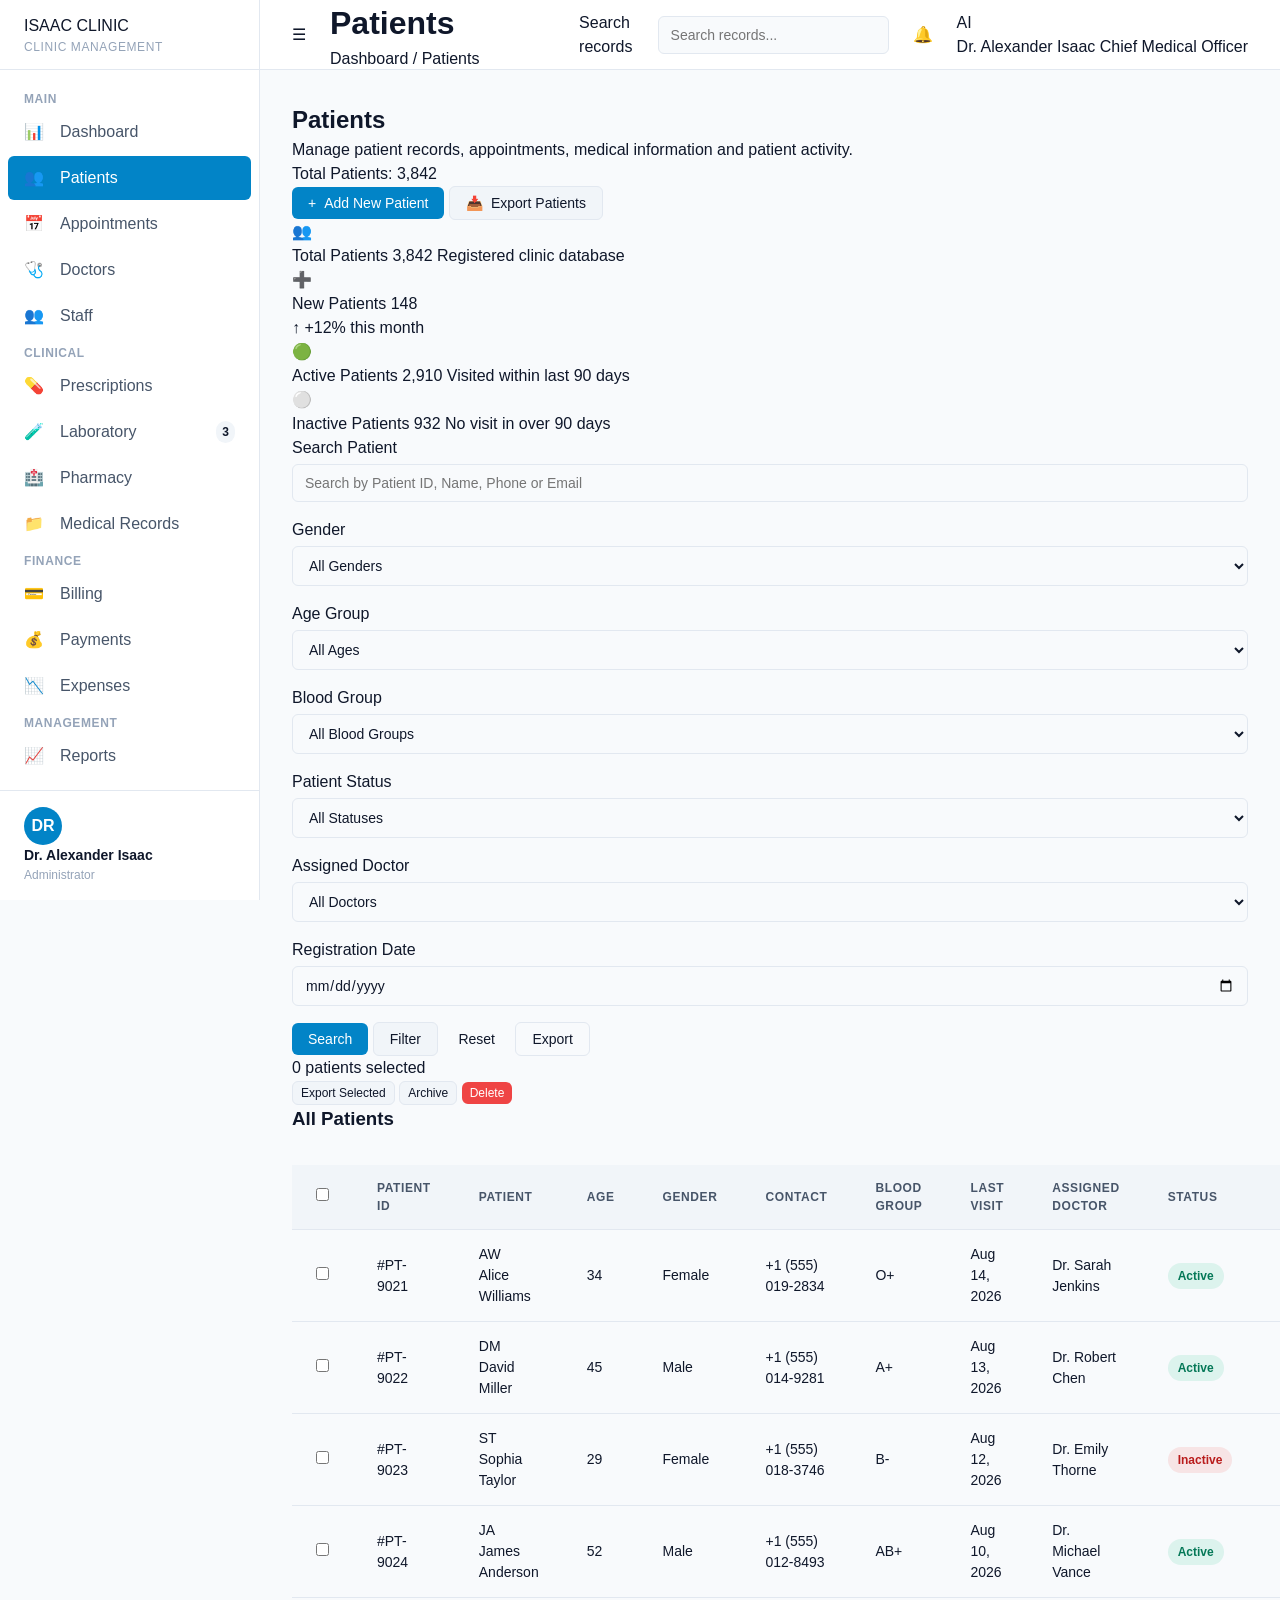
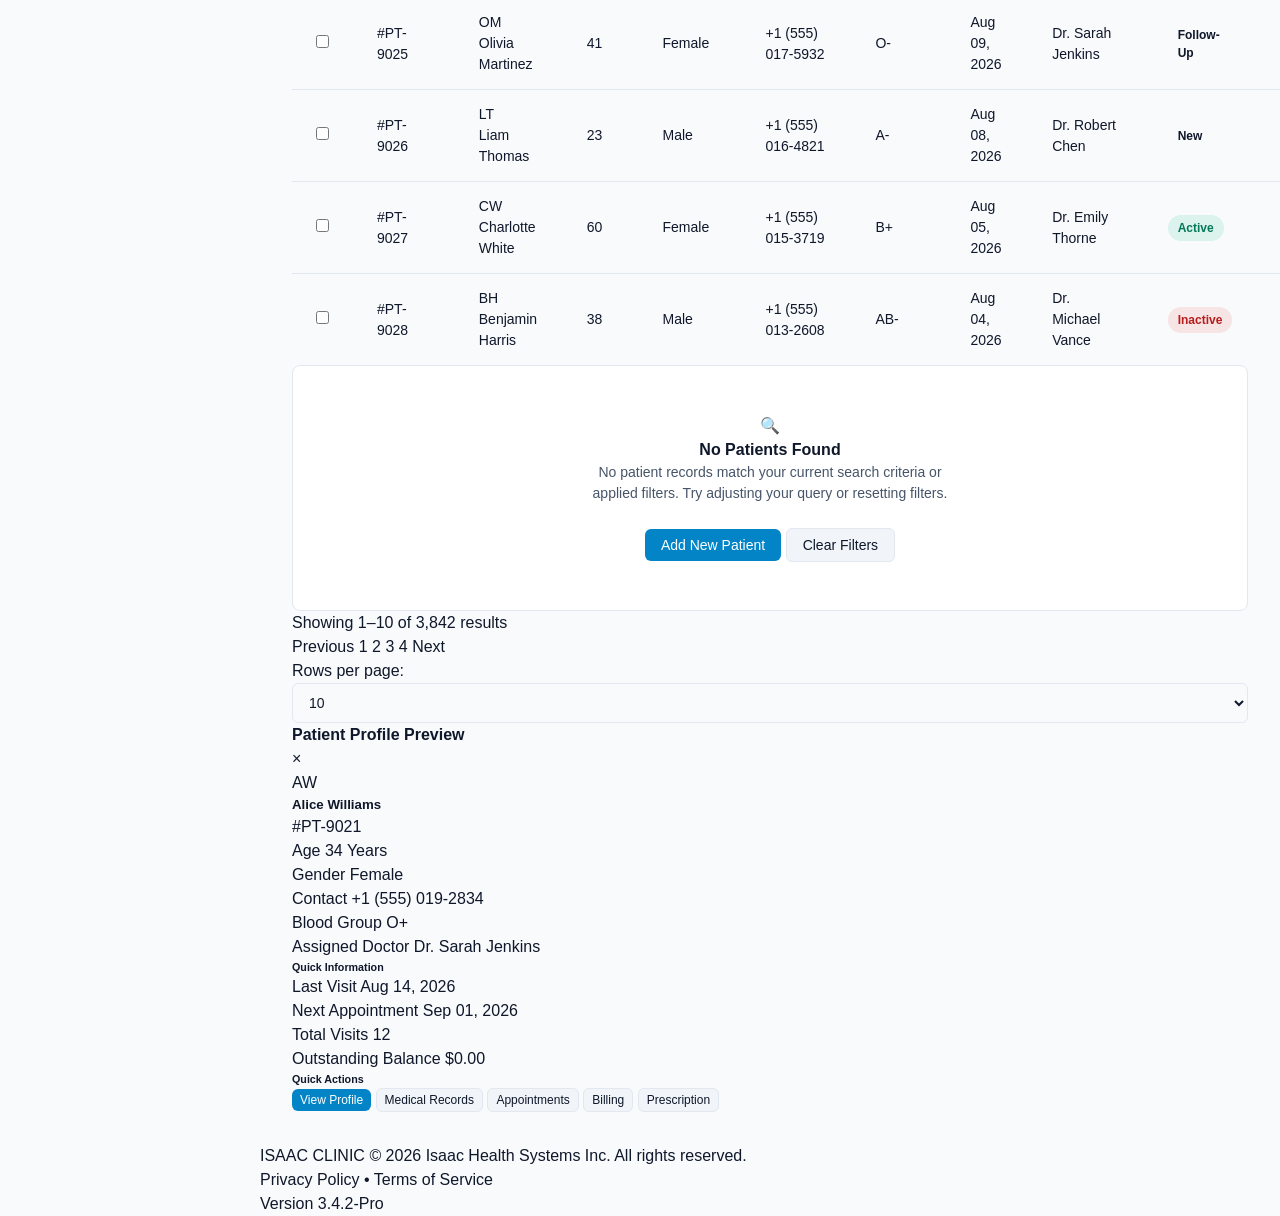
<file: patients.html>
<!DOCTYPE html>
<html lang="en">
<head>
    <meta charset="UTF-8">
    <meta name="viewport" content="width=device-width, initial-scale=1.0">
    <title>Patients Management — ISAAC CLINIC</title>
    <link rel="stylesheet" href="style.css">
</head>
<body>
    <div id="app-container" class="app-layout">
        <!-- SIDEBAR -->
        <aside id="sidebar" class="sidebar" aria-label="Main Navigation">
            <div class="sidebar-brand">
                <span class="brand-title">ISAAC CLINIC</span>
                <span class="brand-subtitle">Clinic Management</span>
            </div>
            
            <nav class="sidebar-nav" aria-label="Sidebar Navigation">
                <div class="nav-section">
                    <span class="nav-section-title">MAIN</span>
                    <ul>
                        <li>
                            <a href="index.html" class="nav-item">
                                <span class="nav-icon" aria-hidden="true">📊</span>
                                <span class="nav-text">Dashboard</span>
                            </a>
                        </li>
                        <li>
                            <a href="patients.html" class="nav-item active" aria-current="page">
                                <span class="nav-icon" aria-hidden="true">👥</span>
                                <span class="nav-text">Patients</span>
                            </a>
                        </li>
                        <li>
                            <a href="#appointments" class="nav-item">
                                <span class="nav-icon" aria-hidden="true">📅</span>
                                <span class="nav-text">Appointments</span>
                            </a>
                        </li>
                        <li>
                            <a href="#doctors" class="nav-item">
                                <span class="nav-icon" aria-hidden="true">🩺</span>
                                <span class="nav-text">Doctors</span>
                            </a>
                        </li>
                        <li>
                            <a href="#staff" class="nav-item">
                                <span class="nav-icon" aria-hidden="true">👥</span>
                                <span class="nav-text">Staff</span>
                            </a>
                        </li>
                    </ul>
                </div>

                <div class="nav-section">
                    <span class="nav-section-title">CLINICAL</span>
                    <ul>
                        <li>
                            <a href="#prescriptions" class="nav-item">
                                <span class="nav-icon" aria-hidden="true">💊</span>
                                <span class="nav-text">Prescriptions</span>
                            </a>
                        </li>
                        <li>
                            <a href="#laboratory" class="nav-item">
                                <span class="nav-icon" aria-hidden="true">🧪</span>
                                <span class="nav-text">Laboratory</span>
                                <span class="badge" aria-label="3 pending items">3</span>
                            </a>
                        </li>
                        <li>
                            <a href="#pharmacy" class="nav-item">
                                <span class="nav-icon" aria-hidden="true">🏥</span>
                                <span class="nav-text">Pharmacy</span>
                            </a>
                        </li>
                        <li>
                            <a href="#medical-records" class="nav-item">
                                <span class="nav-icon" aria-hidden="true">📁</span>
                                <span class="nav-text">Medical Records</span>
                            </a>
                        </li>
                    </ul>
                </div>

                <div class="nav-section">
                    <span class="nav-section-title">FINANCE</span>
                    <ul>
                        <li>
                            <a href="#billing" class="nav-item">
                                <span class="nav-icon" aria-hidden="true">💳</span>
                                <span class="nav-text">Billing</span>
                            </a>
                        </li>
                        <li>
                            <a href="#payments" class="nav-item">
                                <span class="nav-icon" aria-hidden="true">💰</span>
                                <span class="nav-text">Payments</span>
                            </a>
                        </li>
                        <li>
                            <a href="#expenses" class="nav-item">
                                <span class="nav-icon" aria-hidden="true">📉</span>
                                <span class="nav-text">Expenses</span>
                            </a>
                        </li>
                    </ul>
                </div>

                <div class="nav-section">
                    <span class="nav-section-title">MANAGEMENT</span>
                    <ul>
                        <li>
                            <a href="#reports" class="nav-item">
                                <span class="nav-icon" aria-hidden="true">📈</span>
                                <span class="nav-text">Reports</span>
                            </a>
                        </li>
                        <li>
                            <a href="#settings" class="nav-item">
                                <span class="nav-icon" aria-hidden="true">⚙️</span>
                                <span class="nav-text">Settings</span>
                            </a>
                        </li>
                    </ul>
                </div>
            </nav>

            <div class="sidebar-footer">
                <div class="sidebar-user-profile">
                    <div class="user-avatar-placeholder" aria-hidden="true">DR</div>
                    <div class="user-info">
                        <span class="user-name">Dr. Alexander Isaac</span>
                        <span class="user-role">Administrator</span>
                    </div>
                </div>
            </div>
        </aside>

        <!-- MAIN WRAPPER -->
        <div class="main-wrapper">
            <!-- TOP HEADER -->
            <header id="top-header" class="top-header">
                <div class="header-left">
                    <button id="sidebar-toggle" class="sidebar-toggle-btn" aria-label="Toggle Navigation Sidebar">
                        <span aria-hidden="true">☰</span>
                    </button>
                    <div class="breadcrumb-container">
                        <h1 class="page-title">Patients</h1>
                        <nav aria-label="Breadcrumb" class="breadcrumb-nav">
                            <span class="breadcrumb-item">Dashboard</span>
                            <span class="breadcrumb-separator" aria-hidden="true">/</span>
                            <span class="breadcrumb-item active" aria-current="page">Patients</span>
                        </nav>
                    </div>
                </div>

                <div class="header-right">
                    <div class="search-container">
                        <label for="global-search" class="sr-only">Search records</label>
                        <input type="search" id="global-search" class="global-search-input" placeholder="Search records..." aria-label="Search records">
                    </div>
                    
                    <button id="notification-btn" class="header-icon-btn" aria-label="View notifications">
                        <span aria-hidden="true">🔔</span>
                        <span class="notification-dot" aria-hidden="true"></span>
                    </button>

                    <div class="header-user-area">
                        <div class="header-user-avatar" aria-hidden="true">AI</div>
                        <div class="header-user-details">
                            <span class="header-user-name">Dr. Alexander Isaac</span>
                            <span class="header-user-role">Chief Medical Officer</span>
                        </div>
                    </div>
                </div>
            </header>

            <!-- MAIN CONTENT AREA -->
            <main id="main-content" class="main-content">
                <!-- PAGE HEADER -->
                <section id="page-header-section" class="page-header-section" aria-label="Patients Page Header">
                    <div class="page-header-content">
                        <div class="page-header-text">
                            <h2>Patients</h2>
                            <p>Manage patient records, appointments, medical information and patient activity.</p>
                            <div class="patient-count-summary">
                                <span class="summary-label">Total Patients:</span>
                                <span class="summary-value">3,842</span>
                            </div>
                        </div>
                        <div class="page-header-actions">
                            <button type="button" class="btn btn-primary" id="btn-add-new-patient">
                                <span aria-hidden="true">+</span> Add New Patient
                            </button>
                            <button type="button" class="btn btn-secondary" id="btn-export-patients">
                                <span aria-hidden="true">📥</span> Export Patients
                            </button>
                        </div>
                    </div>
                </section>

                <!-- PATIENT STATISTICS -->
                <section id="patient-stats-section" class="kpi-section" aria-label="Patient Statistics">
                    <article class="kpi-card kpi-total-patients">
                        <div class="kpi-icon-container" aria-hidden="true">👥</div>
                        <div class="kpi-data">
                            <span class="kpi-label">Total Patients</span>
                            <span class="kpi-value">3,842</span>
                            <span class="kpi-support-text">Registered clinic database</span>
                        </div>
                    </article>

                    <article class="kpi-card kpi-new-patients">
                        <div class="kpi-icon-container" aria-hidden="true">➕</div>
                        <div class="kpi-data">
                            <span class="kpi-label">New Patients</span>
                            <span class="kpi-value">148</span>
                            <div class="kpi-trend positive">
                                <span aria-hidden="true">↑</span> +12% this month
                            </div>
                        </div>
                    </article>

                    <article class="kpi-card kpi-active-patients">
                        <div class="kpi-icon-container" aria-hidden="true">🟢</div>
                        <div class="kpi-data">
                            <span class="kpi-label">Active Patients</span>
                            <span class="kpi-value">2,910</span>
                            <span class="kpi-support-text">Visited within last 90 days</span>
                        </div>
                    </article>

                    <article class="kpi-card kpi-inactive-patients">
                        <div class="kpi-icon-container" aria-hidden="true">⚪</div>
                        <div class="kpi-data">
                            <span class="kpi-label">Inactive Patients</span>
                            <span class="kpi-value">932</span>
                            <span class="kpi-support-text">No visit in over 90 days</span>
                        </div>
                    </article>
                </section>

                <!-- SEARCH AND FILTER TOOLBAR -->
                <section id="patient-filter-section" class="filter-toolbar-section" aria-label="Patient Search and Filters">
                    <form class="filter-form" role="search">
                        <div class="filter-row">
                            <div class="filter-group search-group">
                                <label for="patient-search-input">Search Patient</label>
                                <input type="search" id="patient-search-input" placeholder="Search by Patient ID, Name, Phone or Email" aria-label="Search by Patient ID, Name, Phone or Email">
                            </div>
                            
                            <div class="filter-group">
                                <label for="filter-gender">Gender</label>
                                <select id="filter-gender" name="gender">
                                    <option value="">All Genders</option>
                                    <option value="female">Female</option>
                                    <option value="male">Male</option>
                                    <option value="other">Other</option>
                                </select>
                            </div>

                            <div class="filter-group">
                                <label for="filter-age-group">Age Group</label>
                                <select id="filter-age-group" name="age_group">
                                    <option value="">All Ages</option>
                                    <option value="pediatric">Pediatric (0-17)</option>
                                    <option value="adult">Adult (18-64)</option>
                                    <option value="senior">Senior (65+)</option>
                                </select>
                            </div>

                            <div class="filter-group">
                                <label for="filter-blood-group">Blood Group</label>
                                <select id="filter-blood-group" name="blood_group">
                                    <option value="">All Blood Groups</option>
                                    <option value="a-pos">A+</option>
                                    <option value="a-neg">A-</option>
                                    <option value="b-pos">B+</option>
                                    <option value="b-neg">B-</option>
                                    <option value="o-pos">O+</option>
                                    <option value="o-neg">O-</option>
                                    <option value="ab-pos">AB+</option>
                                    <option value="ab-neg">AB-</option>
                                </select>
                            </div>
                        </div>

                        <div class="filter-row">
                            <div class="filter-group">
                                <label for="filter-status">Patient Status</label>
                                <select id="filter-status" name="status">
                                    <option value="">All Statuses</option>
                                    <option value="active">Active</option>
                                    <option value="inactive">Inactive</option>
                                    <option value="follow-up">Follow-up</option>
                                    <option value="new">New</option>
                                </select>
                            </div>

                            <div class="filter-group">
                                <label for="filter-doctor">Assigned Doctor</label>
                                <select id="filter-doctor" name="doctor">
                                    <option value="">All Doctors</option>
                                    <option value="dr-jenkins">Dr. Sarah Jenkins</option>
                                    <option value="dr-chen">Dr. Robert Chen</option>
                                    <option value="dr-thorne">Dr. Emily Thorne</option>
                                    <option value="dr-vance">Dr. Michael Vance</option>
                                </select>
                            </div>

                            <div class="filter-group">
                                <label for="filter-reg-date">Registration Date</label>
                                <input type="date" id="filter-reg-date" name="registration_date">
                            </div>

                            <div class="filter-actions">
                                <button type="button" class="btn btn-primary" id="btn-apply-search">Search</button>
                                <button type="button" class="btn btn-secondary" id="btn-apply-filter">Filter</button>
                                <button type="reset" class="btn btn-text" id="btn-reset-filters">Reset</button>
                                <button type="button" class="btn btn-outline" id="btn-export-filtered">Export</button>
                            </div>
                        </div>
                    </form>
                </section>

                <!-- BULK ACTION BAR PLACEHOLDER -->
                <div id="bulk-action-bar" class="bulk-action-bar hidden" aria-hidden="true">
                    <div class="bulk-info">
                        <span id="selected-count">0</span> patients selected
                    </div>
                    <div class="bulk-buttons">
                        <button type="button" class="btn btn-sm btn-secondary">Export Selected</button>
                        <button type="button" class="btn btn-sm btn-secondary">Archive</button>
                        <button type="button" class="btn btn-sm btn-danger">Delete</button>
                    </div>
                </div>

                <!-- PATIENT TABLE SECTION -->
                <section id="patient-table-section" class="dashboard-section" aria-labelledby="patient-table-title">
                    <div class="section-header">
                        <h3 id="patient-table-title" class="section-title">All Patients</h3>
                    </div>
                    <div class="table-responsive-container">
                        <table class="data-table" aria-label="All Patients Management Table">
                            <thead>
                                <tr>
                                    <th scope="col" class="table-checkbox-col">
                                        <input type="checkbox" id="select-all-patients" aria-label="Select all patients">
                                    </th>
                                    <th scope="col">Patient ID</th>
                                    <th scope="col">Patient</th>
                                    <th scope="col">Age</th>
                                    <th scope="col">Gender</th>
                                    <th scope="col">Contact</th>
                                    <th scope="col">Blood Group</th>
                                    <th scope="col">Last Visit</th>
                                    <th scope="col">Assigned Doctor</th>
                                    <th scope="col">Status</th>
                                    <th scope="col">Actions</th>
                                </tr>
                            </thead>
                            <tbody>
                                <tr>
                                    <td><input type="checkbox" aria-label="Select patient Alice Williams"></td>
                                    <td>#PT-9021</td>
                                    <td>
                                        <div class="patient-cell-info">
                                            <div class="table-avatar-placeholder" aria-hidden="true">AW</div>
                                            <span class="patient-name-text">Alice Williams</span>
                                        </div>
                                    </td>
                                    <td>34</td>
                                    <td>Female</td>
                                    <td>+1 (555) 019-2834</td>
                                    <td>O+</td>
                                    <td>Aug 14, 2026</td>
                                    <td>Dr. Sarah Jenkins</td>
                                    <td><span class="status-badge status-active">Active</span></td>
                                    <td>
                                        <div class="action-buttons-group">
                                            <button type="button" class="btn-action" aria-label="View patient Alice Williams">👁️</button>
                                            <button type="button" class="btn-action" aria-label="Edit patient Alice Williams">✏️</button>
                                            <button type="button" class="btn-action" aria-label="Medical record for Alice Williams">📁</button>
                                            <button type="button" class="btn-action" aria-label="More actions for Alice Williams">⋮</button>
                                        </div>
                                    </td>
                                </tr>
                                <tr>
                                    <td><input type="checkbox" aria-label="Select patient David Miller"></td>
                                    <td>#PT-9022</td>
                                    <td>
                                        <div class="patient-cell-info">
                                            <div class="table-avatar-placeholder" aria-hidden="true">DM</div>
                                            <span class="patient-name-text">David Miller</span>
                                        </div>
                                    </td>
                                    <td>45</td>
                                    <td>Male</td>
                                    <td>+1 (555) 014-9281</td>
                                    <td>A+</td>
                                    <td>Aug 13, 2026</td>
                                    <td>Dr. Robert Chen</td>
                                    <td><span class="status-badge status-active">Active</span></td>
                                    <td>
                                        <div class="action-buttons-group">
                                            <button type="button" class="btn-action" aria-label="View patient David Miller">👁️</button>
                                            <button type="button" class="btn-action" aria-label="Edit patient David Miller">✏️</button>
                                            <button type="button" class="btn-action" aria-label="Medical record for David Miller">📁</button>
                                            <button type="button" class="btn-action" aria-label="More actions for David Miller">⋮</button>
                                        </div>
                                    </td>
                                </tr>
                                <tr>
                                    <td><input type="checkbox" aria-label="Select patient Sophia Taylor"></td>
                                    <td>#PT-9023</td>
                                    <td>
                                        <div class="patient-cell-info">
                                            <div class="table-avatar-placeholder" aria-hidden="true">ST</div>
                                            <span class="patient-name-text">Sophia Taylor</span>
                                        </div>
                                    </td>
                                    <td>29</td>
                                    <td>Female</td>
                                    <td>+1 (555) 018-3746</td>
                                    <td>B-</td>
                                    <td>Aug 12, 2026</td>
                                    <td>Dr. Emily Thorne</td>
                                    <td><span class="status-badge status-inactive">Inactive</span></td>
                                    <td>
                                        <div class="action-buttons-group">
                                            <button type="button" class="btn-action" aria-label="View patient Sophia Taylor">👁️</button>
                                            <button type="button" class="btn-action" aria-label="Edit patient Sophia Taylor">✏️</button>
                                            <button type="button" class="btn-action" aria-label="Medical record for Sophia Taylor">📁</button>
                                            <button type="button" class="btn-action" aria-label="More actions for Sophia Taylor">⋮</button>
                                        </div>
                                    </td>
                                </tr>
                                <tr>
                                    <td><input type="checkbox" aria-label="Select patient James Anderson"></td>
                                    <td>#PT-9024</td>
                                    <td>
                                        <div class="patient-cell-info">
                                            <div class="table-avatar-placeholder" aria-hidden="true">JA</div>
                                            <span class="patient-name-text">James Anderson</span>
                                        </div>
                                    </td>
                                    <td>52</td>
                                    <td>Male</td>
                                    <td>+1 (555) 012-8493</td>
                                    <td>AB+</td>
                                    <td>Aug 10, 2026</td>
                                    <td>Dr. Michael Vance</td>
                                    <td><span class="status-badge status-active">Active</span></td>
                                    <td>
                                        <div class="action-buttons-group">
                                            <button type="button" class="btn-action" aria-label="View patient James Anderson">👁️</button>
                                            <button type="button" class="btn-action" aria-label="Edit patient James Anderson">✏️</button>
                                            <button type="button" class="btn-action" aria-label="Medical record for James Anderson">📁</button>
                                            <button type="button" class="btn-action" aria-label="More actions for James Anderson">⋮</button>
                                        </div>
                                    </td>
                                </tr>
                                <tr>
                                    <td><input type="checkbox" aria-label="Select patient Olivia Martinez"></td>
                                    <td>#PT-9025</td>
                                    <td>
                                        <div class="patient-cell-info">
                                            <div class="table-avatar-placeholder" aria-hidden="true">OM</div>
                                            <span class="patient-name-text">Olivia Martinez</span>
                                        </div>
                                    </td>
                                    <td>41</td>
                                    <td>Female</td>
                                    <td>+1 (555) 017-5932</td>
                                    <td>O-</td>
                                    <td>Aug 09, 2026</td>
                                    <td>Dr. Sarah Jenkins</td>
                                    <td><span class="status-badge status-follow-up">Follow-up</span></td>
                                    <td>
                                        <div class="action-buttons-group">
                                            <button type="button" class="btn-action" aria-label="View patient Olivia Martinez">👁️</button>
                                            <button type="button" class="btn-action" aria-label="Edit patient Olivia Martinez">✏️</button>
                                            <button type="button" class="btn-action" aria-label="Medical record for Olivia Martinez">📁</button>
                                            <button type="button" class="btn-action" aria-label="More actions for Olivia Martinez">⋮</button>
                                        </div>
                                    </td>
                                </tr>
                                <tr>
                                    <td><input type="checkbox" aria-label="Select patient Liam Thomas"></td>
                                    <td>#PT-9026</td>
                                    <td>
                                        <div class="patient-cell-info">
                                            <div class="table-avatar-placeholder" aria-hidden="true">LT</div>
                                            <span class="patient-name-text">Liam Thomas</span>
                                        </div>
                                    </td>
                                    <td>23</td>
                                    <td>Male</td>
                                    <td>+1 (555) 016-4821</td>
                                    <td>A-</td>
                                    <td>Aug 08, 2026</td>
                                    <td>Dr. Robert Chen</td>
                                    <td><span class="status-badge status-new">New</span></td>
                                    <td>
                                        <div class="action-buttons-group">
                                            <button type="button" class="btn-action" aria-label="View patient Liam Thomas">👁️</button>
                                            <button type="button" class="btn-action" aria-label="Edit patient Liam Thomas">✏️</button>
                                            <button type="button" class="btn-action" aria-label="Medical record for Liam Thomas">📁</button>
                                            <button type="button" class="btn-action" aria-label="More actions for Liam Thomas">⋮</button>
                                        </div>
                                    </td>
                                </tr>
                                <tr>
                                    <td><input type="checkbox" aria-label="Select patient Charlotte White"></td>
                                    <td>#PT-9027</td>
                                    <td>
                                        <div class="patient-cell-info">
                                            <div class="table-avatar-placeholder" aria-hidden="true">CW</div>
                                            <span class="patient-name-text">Charlotte White</span>
                                        </div>
                                    </td>
                                    <td>60</td>
                                    <td>Female</td>
                                    <td>+1 (555) 015-3719</td>
                                    <td>B+</td>
                                    <td>Aug 05, 2026</td>
                                    <td>Dr. Emily Thorne</td>
                                    <td><span class="status-badge status-active">Active</span></td>
                                    <td>
                                        <div class="action-buttons-group">
                                            <button type="button" class="btn-action" aria-label="View patient Charlotte White">👁️</button>
                                            <button type="button" class="btn-action" aria-label="Edit patient Charlotte White">✏️</button>
                                            <button type="button" class="btn-action" aria-label="Medical record for Charlotte White">📁</button>
                                            <button type="button" class="btn-action" aria-label="More actions for Charlotte White">⋮</button>
                                        </div>
                                    </td>
                                </tr>
                                <tr>
                                    <td><input type="checkbox" aria-label="Select patient Benjamin Harris"></td>
                                    <td>#PT-9028</td>
                                    <td>
                                        <div class="patient-cell-info">
                                            <div class="table-avatar-placeholder" aria-hidden="true">BH</div>
                                            <span class="patient-name-text">Benjamin Harris</span>
                                        </div>
                                    </td>
                                    <td>38</td>
                                    <td>Male</td>
                                    <td>+1 (555) 013-2608</td>
                                    <td>AB-</td>
                                    <td>Aug 04, 2026</td>
                                    <td>Dr. Michael Vance</td>
                                    <td><span class="status-badge status-inactive">Inactive</span></td>
                                    <td>
                                        <div class="action-buttons-group">
                                            <button type="button" class="btn-action" aria-label="View patient Benjamin Harris">👁️</button>
                                            <button type="button" class="btn-action" aria-label="Edit patient Benjamin Harris">✏️</button>
                                            <button type="button" class="btn-action" aria-label="Medical record for Benjamin Harris">📁</button>
                                            <button type="button" class="btn-action" aria-label="More actions for Benjamin Harris">⋮</button>
                                        </div>
                                    </td>
                                </tr>
                            </tbody>
                        </table>
                    </div>

                    <!-- EMPTY STATE (REUSABLE PLACEHOLDER) -->
                    <div id="patient-empty-state" class="empty-state hidden" aria-hidden="true">
                        <div class="empty-state-icon" aria-hidden="true">🔍</div>
                        <h4 class="empty-state-title">No Patients Found</h4>
                        <p class="empty-state-text">No patient records match your current search criteria or applied filters. Try adjusting your query or resetting filters.</p>
                        <div class="empty-state-actions">
                            <button type="button" class="btn btn-primary">Add New Patient</button>
                            <button type="button" class="btn btn-secondary">Clear Filters</button>
                        </div>
                    </div>

                    <!-- PAGINATION -->
                    <div class="pagination-container" aria-label="Patient Table Pagination">
                        <div class="pagination-info">
                            Showing <span>1–10</span> of <span>3,842</span> results
                        </div>
                        <div class="pagination-controls">
                            <button type="button" class="btn-page" aria-label="Previous page" disabled>Previous</button>
                            <button type="button" class="btn-page active" aria-current="page">1</button>
                            <button type="button" class="btn-page">2</button>
                            <button type="button" class="btn-page">3</button>
                            <button type="button" class="btn-page">4</button>
                            <button type="button" class="btn-page" aria-label="Next page">Next</button>
                        </div>
                        <div class="pagination-per-page">
                            <label for="rows-per-page">Rows per page:</label>
                            <select id="rows-per-page" name="rows_per_page">
                                <option value="10" selected>10</option>
                                <option value="25">25</option>
                                <option value="50">50</option>
                                <option value="100">100</option>
                            </select>
                        </div>
                    </div>
                </section>

                <!-- PATIENT PROFILE PREVIEW SIDE-PANEL / MODAL PLACEHOLDER -->
                <aside id="patient-profile-preview" class="side-panel-preview" aria-label="Patient Profile Preview">
                    <div class="panel-header">
                        <h4 class="panel-title">Patient Profile Preview</h4>
                        <button type="button" class="btn-close" aria-label="Close panel">×</button>
                    </div>
                    <div class="panel-body">
                        <div class="preview-profile-card">
                            <div class="preview-avatar-large" aria-hidden="true">AW</div>
                            <div class="preview-identity">
                                <h5 class="preview-name">Alice Williams</h5>
                                <span class="preview-id">#PT-9021</span>
                            </div>
                        </div>

                        <div class="preview-details-grid">
                            <div class="detail-item">
                                <span class="detail-label">Age</span>
                                <span class="detail-value">34 Years</span>
                            </div>
                            <div class="detail-item">
                                <span class="detail-label">Gender</span>
                                <span class="detail-value">Female</span>
                            </div>
                            <div class="detail-item">
                                <span class="detail-label">Contact</span>
                                <span class="detail-value">+1 (555) 019-2834</span>
                            </div>
                            <div class="detail-item">
                                <span class="detail-label">Blood Group</span>
                                <span class="detail-value">O+</span>
                            </div>
                            <div class="detail-item full-width">
                                <span class="detail-label">Assigned Doctor</span>
                                <span class="detail-value">Dr. Sarah Jenkins</span>
                            </div>
                        </div>

                        <div class="preview-quick-info">
                            <h6 class="subsection-title">Quick Information</h6>
                            <div class="quick-info-list">
                                <div class="quick-info-row">
                                    <span>Last Visit</span>
                                    <span>Aug 14, 2026</span>
                                </div>
                                <div class="quick-info-row">
                                    <span>Next Appointment</span>
                                    <span>Sep 01, 2026</span>
                                </div>
                                <div class="quick-info-row">
                                    <span>Total Visits</span>
                                    <span>12</span>
                                </div>
                                <div class="quick-info-row">
                                    <span>Outstanding Balance</span>
                                    <span class="text-highlight">$0.00</span>
                                </div>
                            </div>
                        </div>

                        <div class="preview-quick-actions">
                            <h6 class="subsection-title">Quick Actions</h6>
                            <div class="quick-action-buttons">
                                <button type="button" class="btn btn-sm btn-primary">View Profile</button>
                                <button type="button" class="btn btn-sm btn-secondary">Medical Records</button>
                                <button type="button" class="btn btn-sm btn-secondary">Appointments</button>
                                <button type="button" class="btn btn-sm btn-secondary">Billing</button>
                                <button type="button" class="btn btn-sm btn-secondary">Prescription</button>
                            </div>
                        </div>
                    </div>
                </aside>
            </main>

            <!-- FOOTER -->
            <footer id="dashboard-footer" class="dashboard-footer" role="contentinfo">
                <div class="footer-left">
                    <span class="footer-brand">ISAAC CLINIC</span>
                    <span class="footer-copyright">&copy; 2026 Isaac Health Systems Inc. All rights reserved.</span>
                </div>
                <div class="footer-center">
                    <a href="#privacy" class="footer-link">Privacy Policy</a>
                    <span class="footer-separator" aria-hidden="true">•</span>
                    <a href="#terms" class="footer-link">Terms of Service</a>
                </div>
                <div class="footer-right">
                    <span class="footer-version">Version 3.4.2-Pro</span>
                </div>
            </footer>
        </div>
    </div>
</body>
</html>
</file>
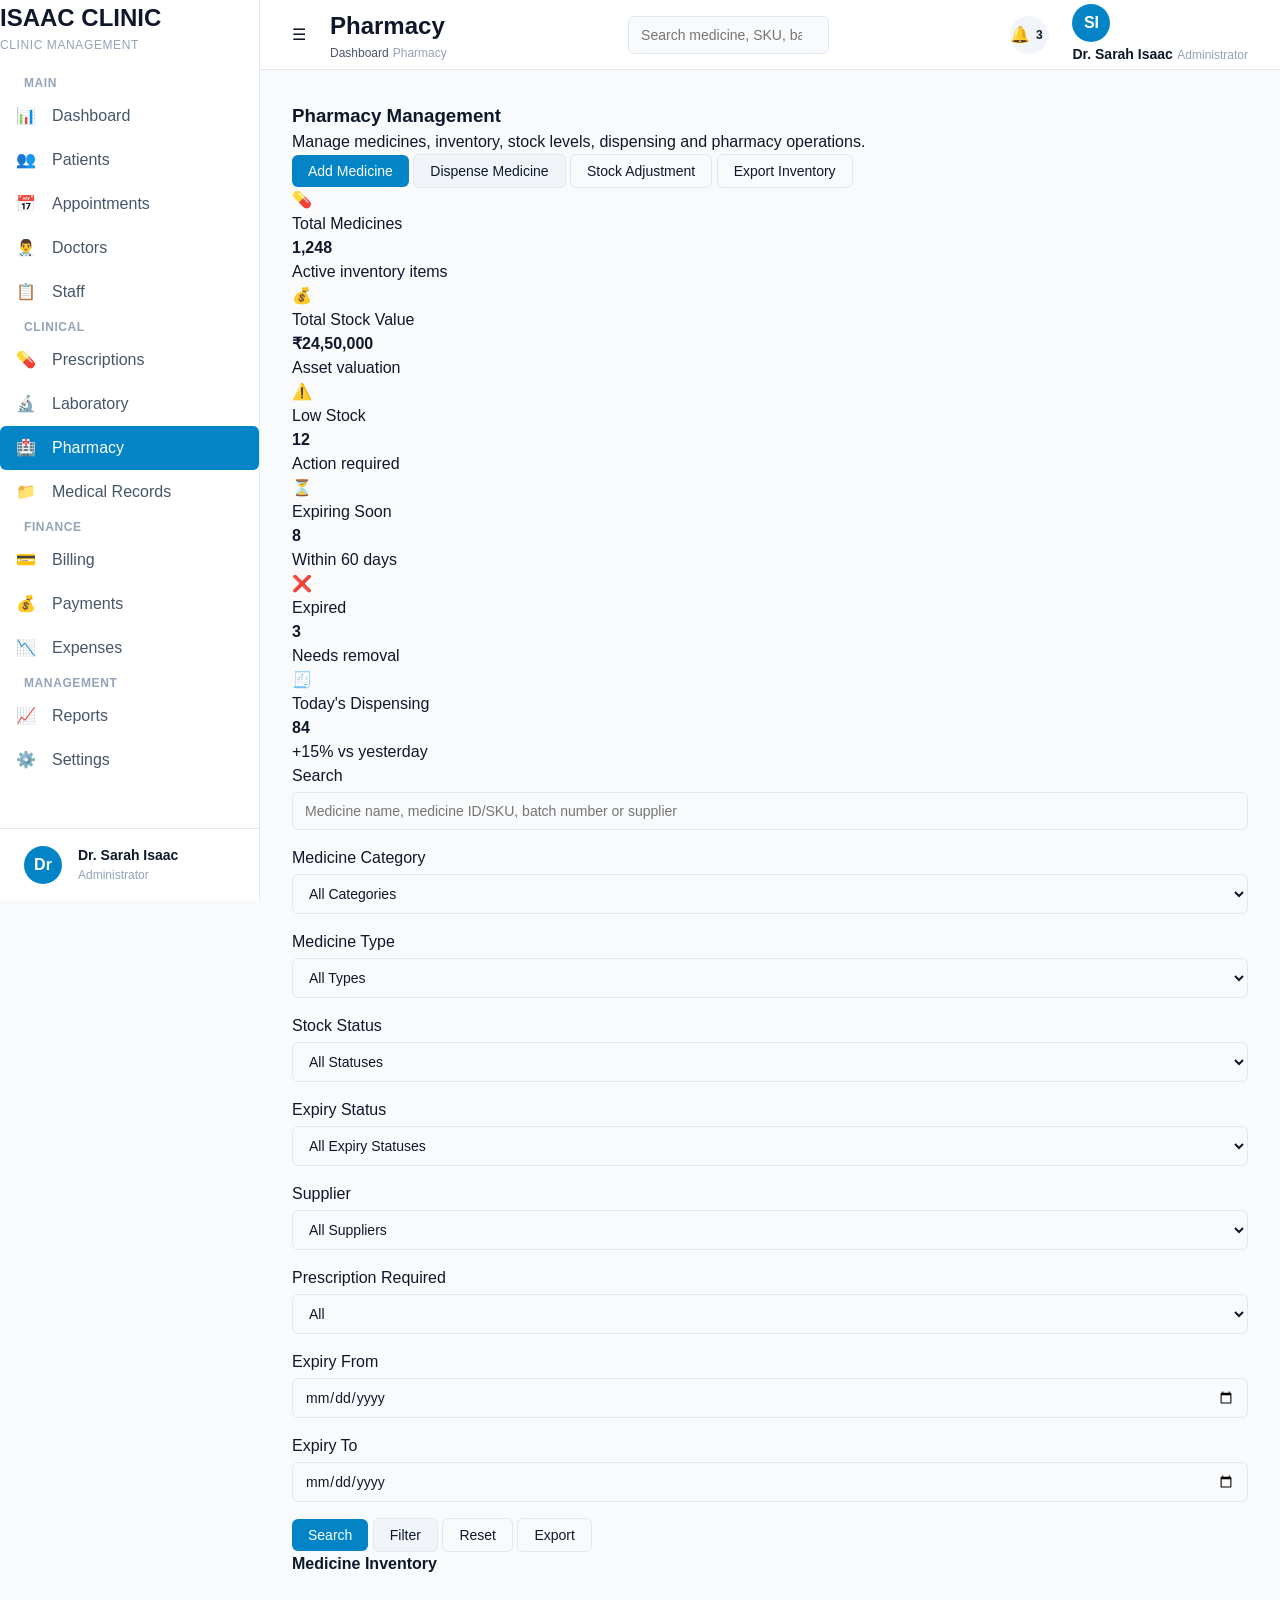
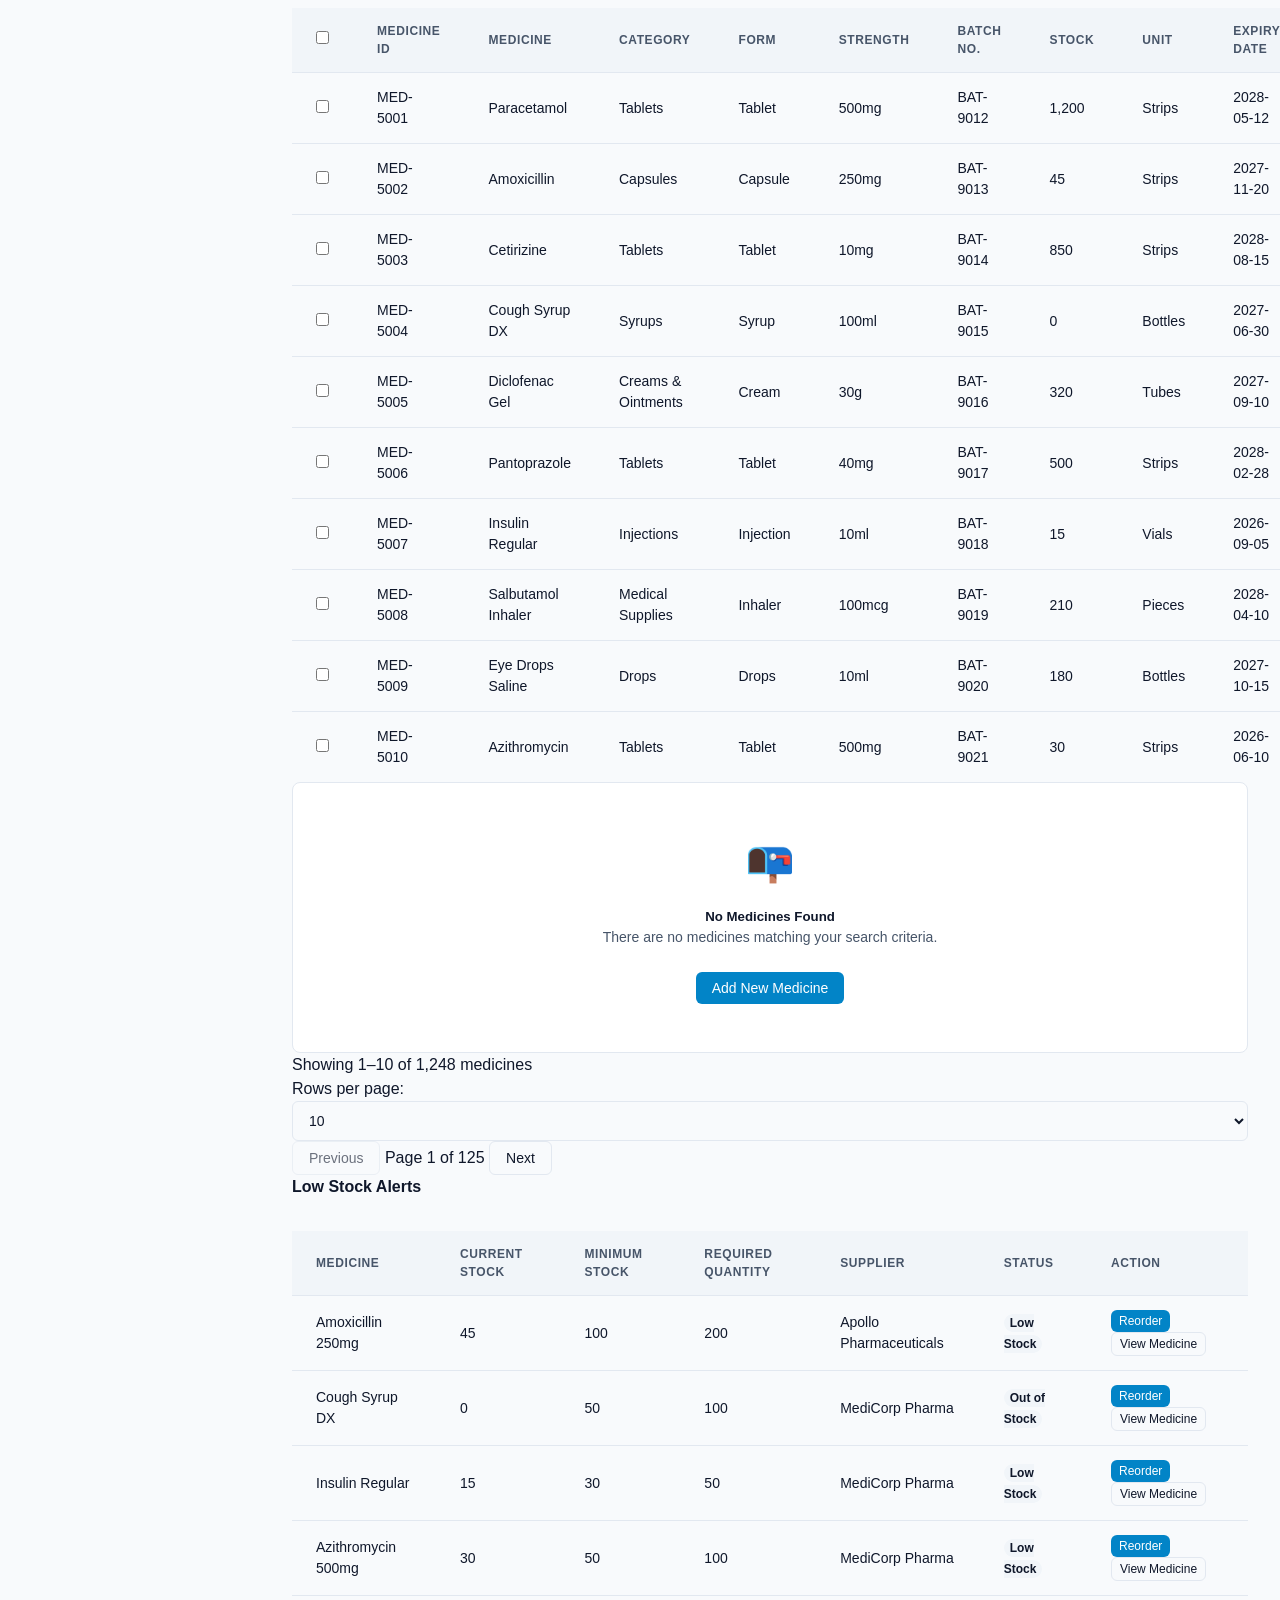
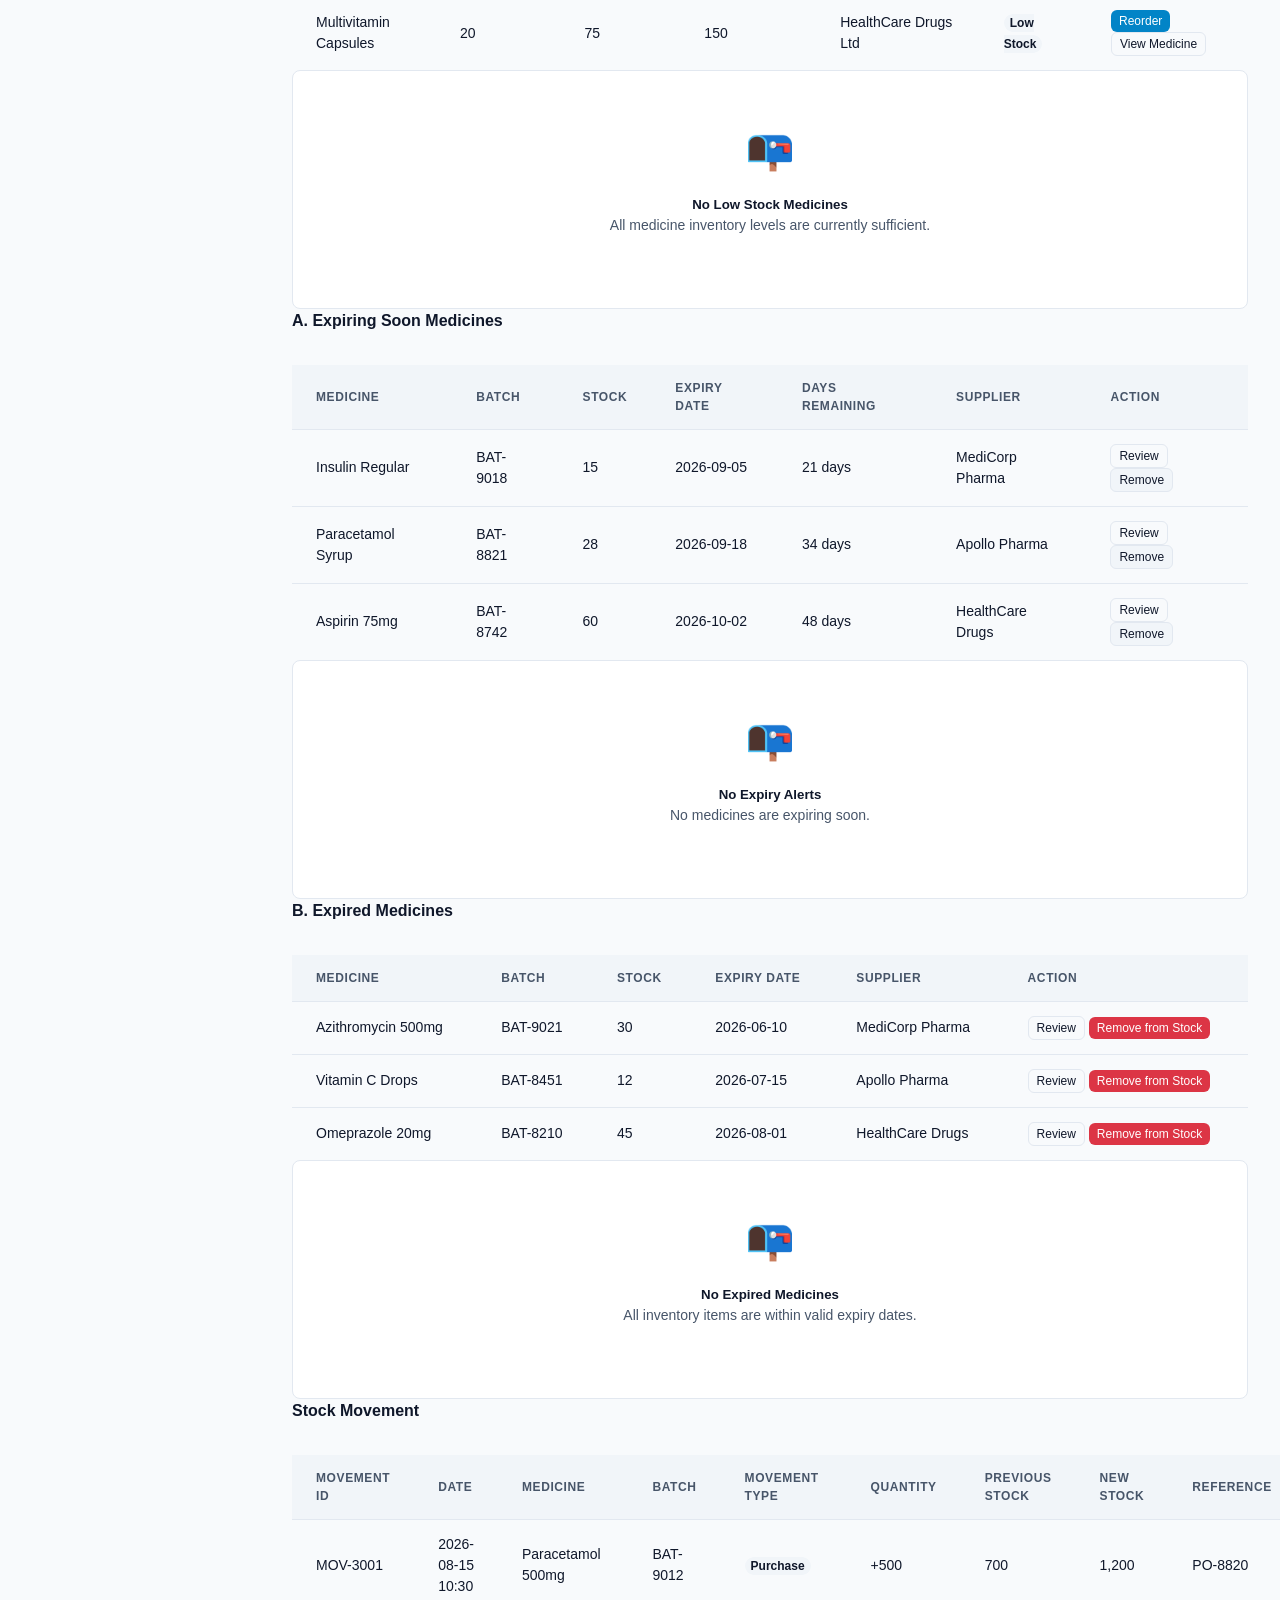
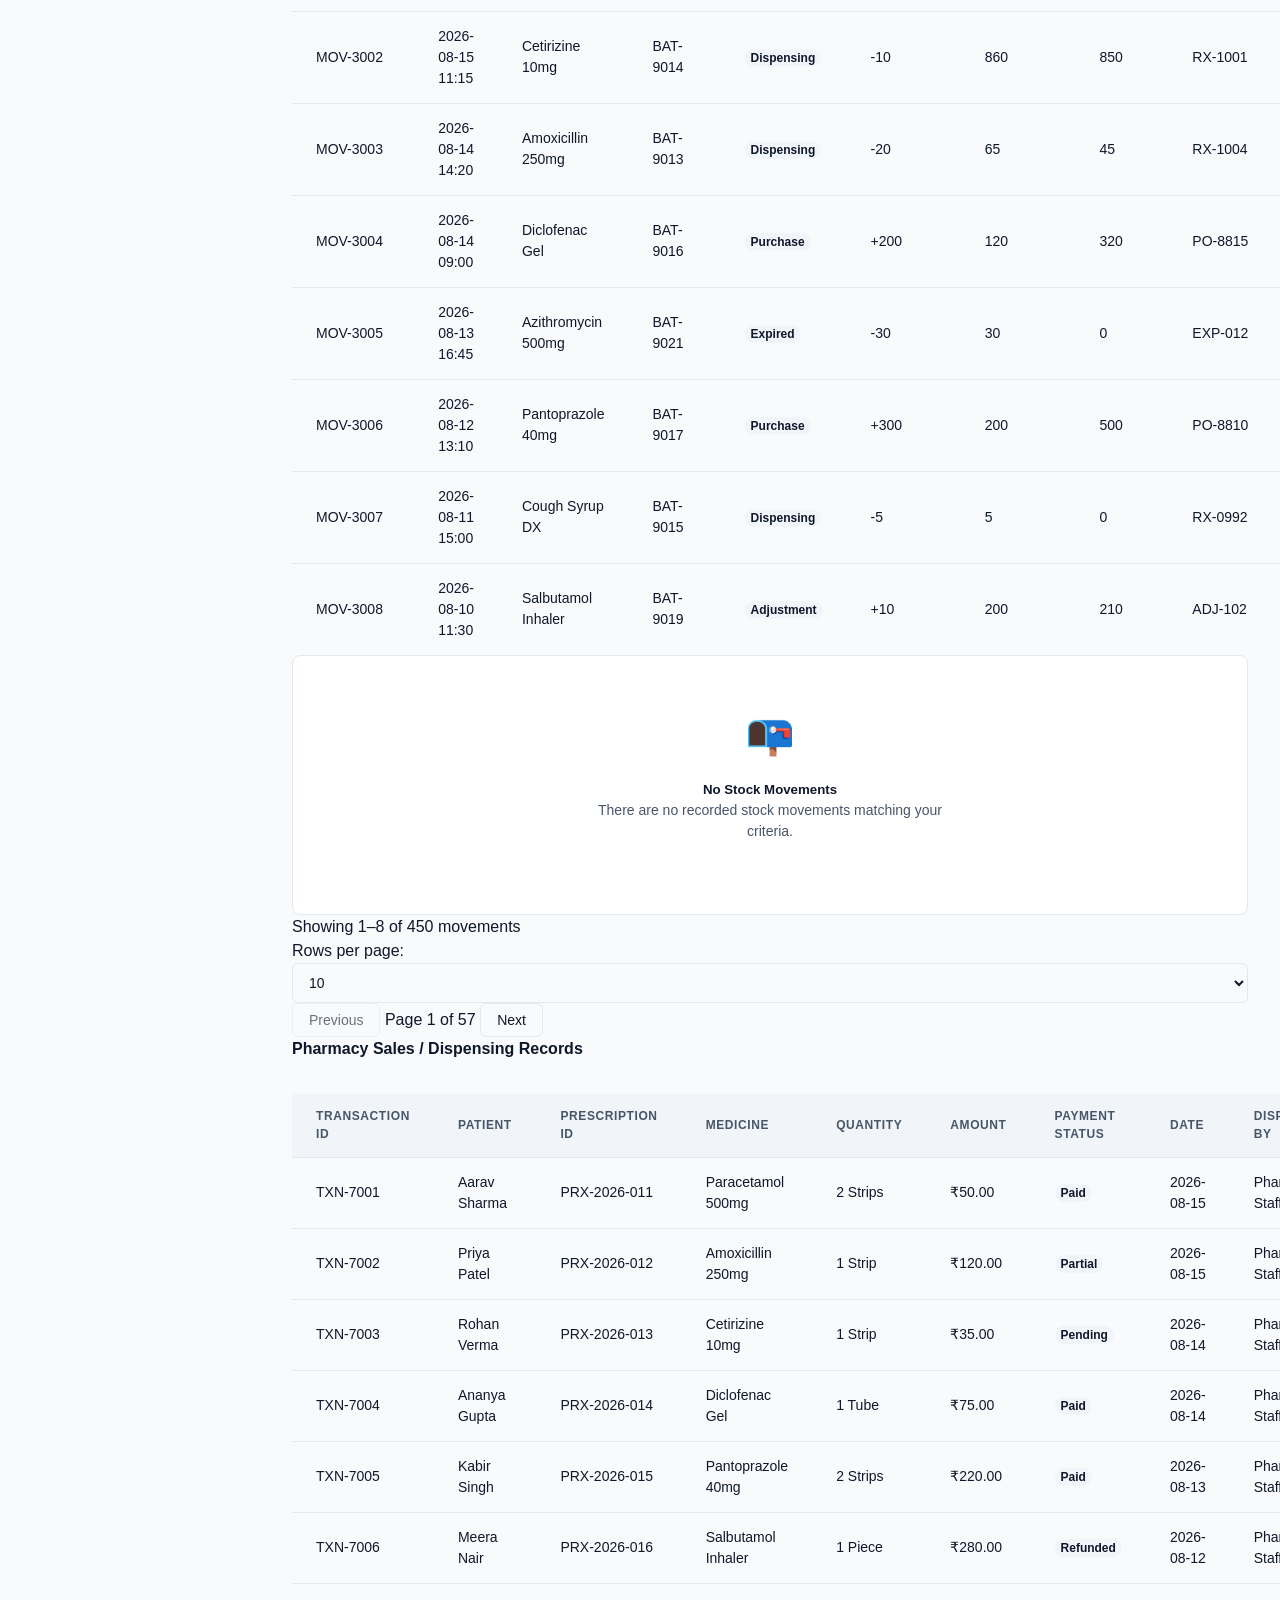
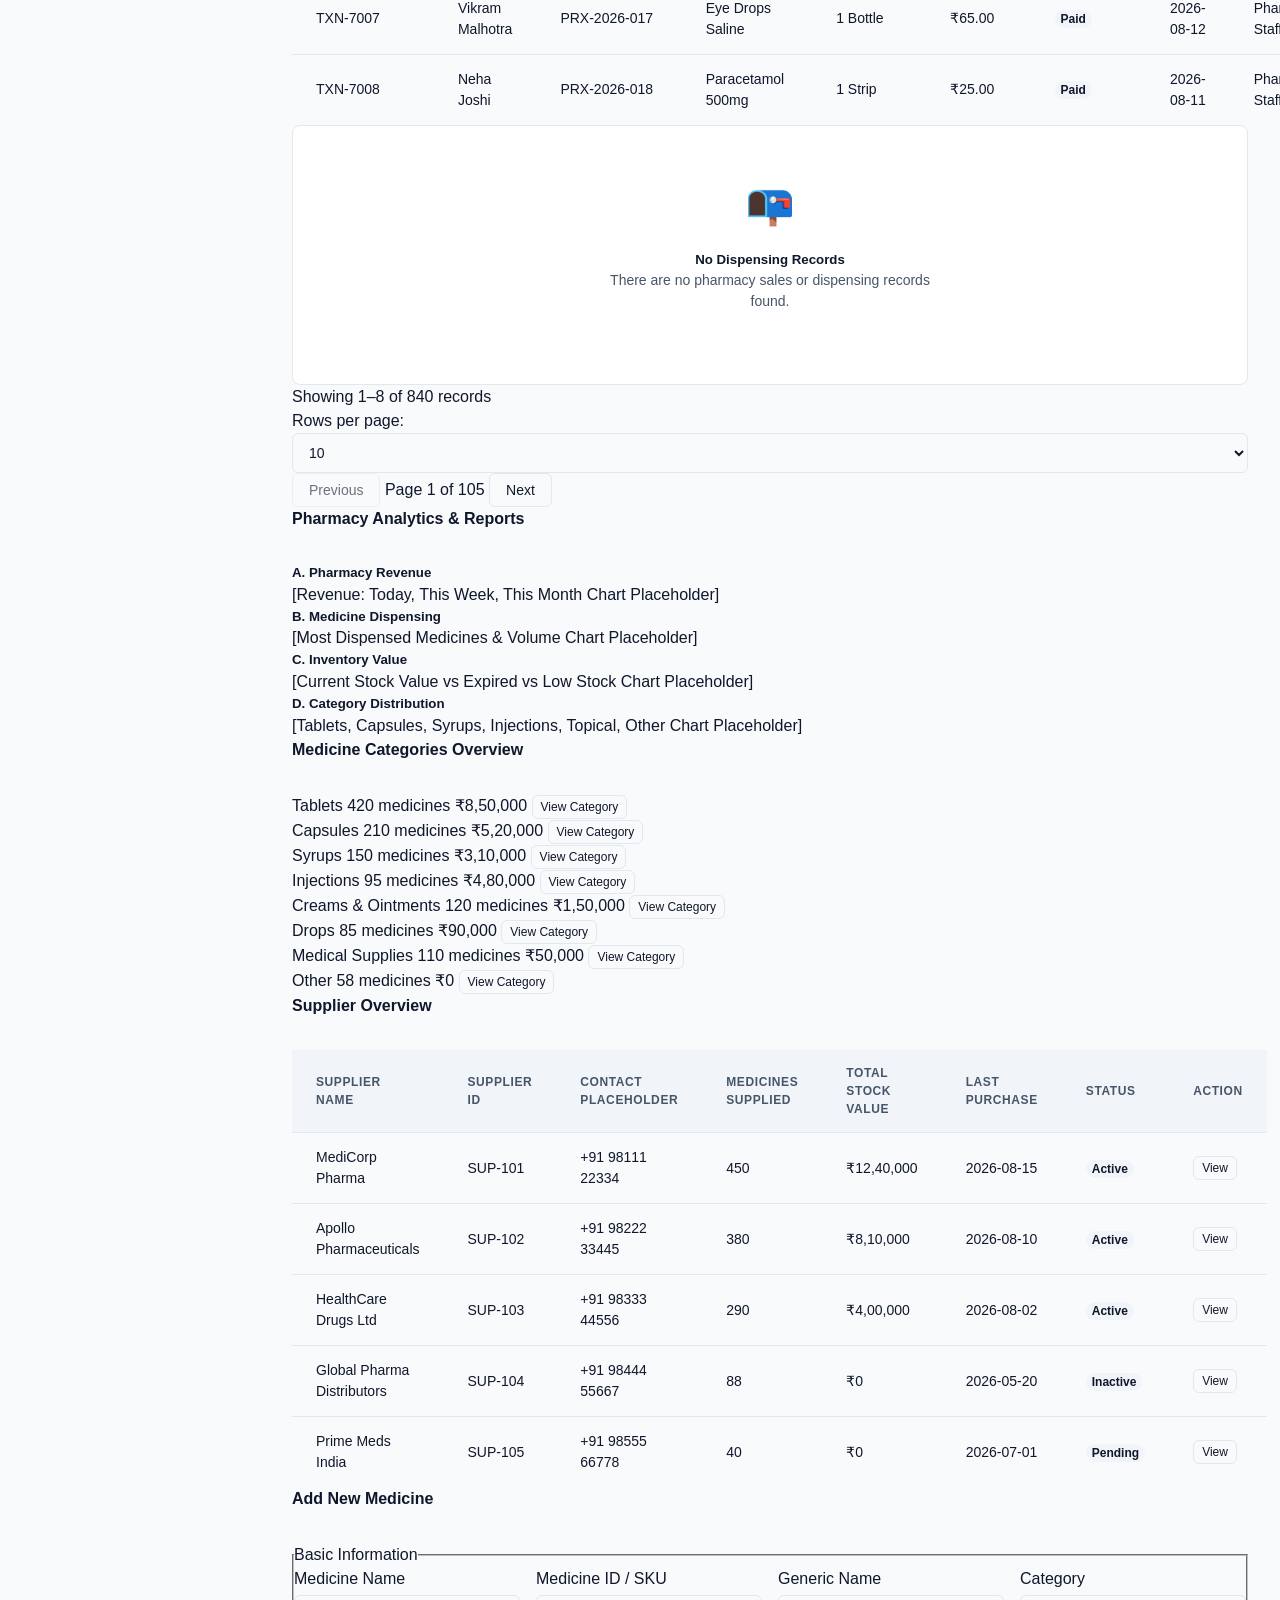
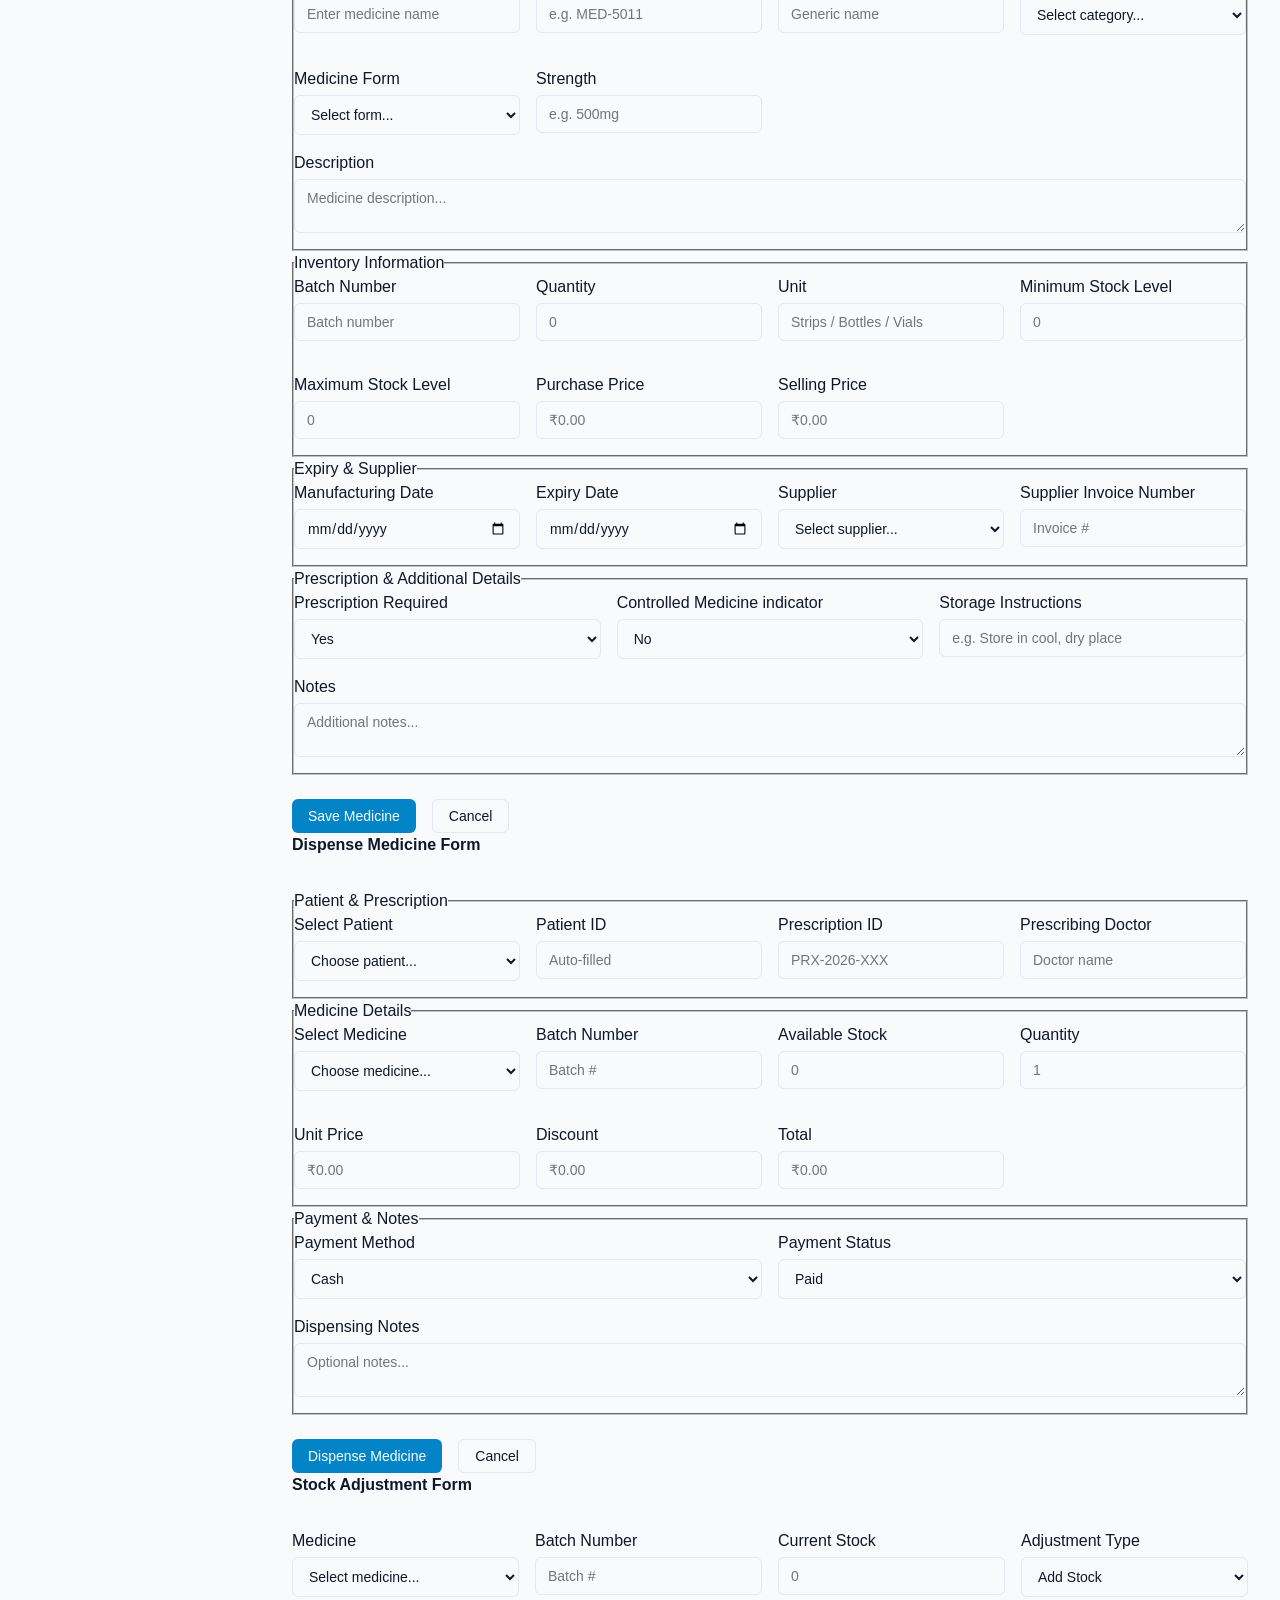
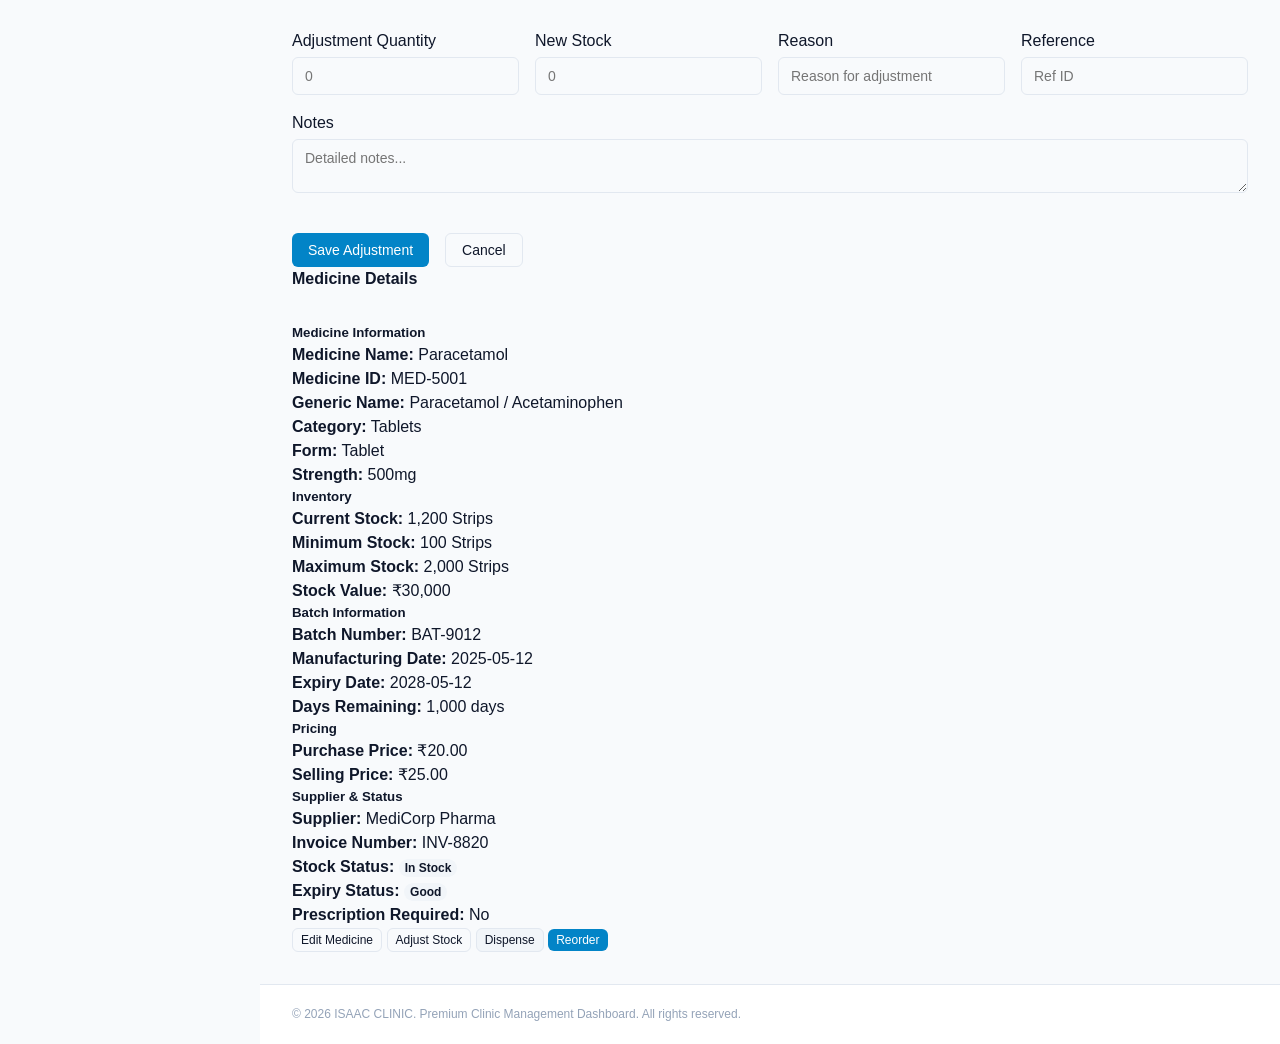
<file: pharmacy.html>
<!DOCTYPE html>
<html lang="en">
<head>
    <meta charset="UTF-8">
    <meta name="viewport" content="width=device-width, initial-scale=1.0">
    <title>Pharmacy Management - ISAAC CLINIC</title>
    <link rel="stylesheet" href="style.css">
</head>
<body>
    <div class="dashboard-container">
        <!-- Sidebar -->
        <aside class="sidebar" aria-label="Main Sidebar">
            <div class="brand-section">
                <h1 class="brand-title">ISAAC CLINIC</h1>
                <p class="brand-subtitle">Clinic Management</p>
            </div>
            <nav class="sidebar-nav">
                <div class="nav-group">
                    <span class="nav-category">MAIN</span>
                    <a href="index.html" class="nav-link"><span class="icon-placeholder" aria-hidden="true">📊</span> Dashboard</a>
                    <a href="patients.html" class="nav-link"><span class="icon-placeholder" aria-hidden="true">👥</span> Patients</a>
                    <a href="appointments.html" class="nav-link"><span class="icon-placeholder" aria-hidden="true">📅</span> Appointments</a>
                    <a href="doctors.html" class="nav-link"><span class="icon-placeholder" aria-hidden="true">👨‍⚕️</span> Doctors</a>
                    <a href="staff.html" class="nav-link"><span class="icon-placeholder" aria-hidden="true">📋</span> Staff</a>
                </div>
                <div class="nav-group">
                    <span class="nav-category">CLINICAL</span>
                    <a href="prescriptions.html" class="nav-link"><span class="icon-placeholder" aria-hidden="true">💊</span> Prescriptions</a>
                    <a href="laboratory.html" class="nav-link"><span class="icon-placeholder" aria-hidden="true">🔬</span> Laboratory</a>
                    <a href="pharmacy.html" class="nav-link active" aria-current="page"><span class="icon-placeholder" aria-hidden="true">🏥</span> Pharmacy</a>
                    <a href="medical-records.html" class="nav-link"><span class="icon-placeholder" aria-hidden="true">📁</span> Medical Records</a>
                </div>
                <div class="nav-group">
                    <span class="nav-category">FINANCE</span>
                    <a href="billing.html" class="nav-link"><span class="icon-placeholder" aria-hidden="true">💳</span> Billing</a>
                    <a href="payments.html" class="nav-link"><span class="icon-placeholder" aria-hidden="true">💰</span> Payments</a>
                    <a href="expenses.html" class="nav-link"><span class="icon-placeholder" aria-hidden="true">📉</span> Expenses</a>
                </div>
                <div class="nav-group">
                    <span class="nav-category">MANAGEMENT</span>
                    <a href="reports.html" class="nav-link"><span class="icon-placeholder" aria-hidden="true">📈</span> Reports</a>
                    <a href="settings.html" class="nav-link"><span class="icon-placeholder" aria-hidden="true">⚙️</span> Settings</a>
                </div>
            </nav>
            <div class="sidebar-footer">
                <div class="user-profile-mini">
                    <div class="user-avatar-placeholder" aria-hidden="true">Dr</div>
                    <div class="user-info">
                        <span class="user-name">Dr. Sarah Isaac</span>
                        <span class="user-role">Administrator</span>
                    </div>
                </div>
            </div>
        </aside>

        <!-- Main Wrapper -->
        <div class="main-wrapper">
            <!-- Top Header -->
            <header class="top-header" role="banner">
                <div class="header-left">
                    <button class="sidebar-toggle-btn" aria-label="Toggle Sidebar"><span class="icon-placeholder" aria-hidden="true">☰</span></button>
                    <div class="breadcrumb-container">
                        <h2 class="page-title">Pharmacy</h2>
                        <nav aria-label="Breadcrumb">
                            <ol class="breadcrumb">
                                <li><a href="index.html">Dashboard</a></li>
                                <li aria-current="page">Pharmacy</li>
                            </ol>
                        </nav>
                    </div>
                </div>
                <div class="header-center">
                    <div class="global-search-container">
                        <input type="search" class="global-search-input" placeholder="Search medicine, SKU, batch or supplier" aria-label="Search medicine, SKU, batch or supplier">
                    </div>
                </div>
                <div class="header-right">
                    <button class="notification-btn" aria-label="Notifications"><span class="icon-placeholder" aria-hidden="true">🔔</span><span class="badge" aria-label="3 unread notifications">3</span></button>
                    <div class="user-profile-header">
                        <div class="user-avatar-placeholder" aria-hidden="true">SI</div>
                        <div class="user-meta">
                            <span class="user-name">Dr. Sarah Isaac</span>
                            <span class="user-role">Administrator</span>
                        </div>
                    </div>
                </div>
            </header>

            <!-- Main Content -->
            <main class="main-content" role="main">
                <!-- Page Header -->
                <section class="page-header-section">
                    <div class="page-header-content">
                        <h3 class="page-heading">Pharmacy Management</h3>
                        <p class="page-description">Manage medicines, inventory, stock levels, dispensing and pharmacy operations.</p>
                    </div>
                    <div class="page-actions">
                        <button type="button" class="btn btn-primary" aria-label="Add Medicine">Add Medicine</button>
                        <button type="button" class="btn btn-secondary" aria-label="Dispense Medicine">Dispense Medicine</button>
                        <button type="button" class="btn btn-outline" aria-label="Stock Adjustment">Stock Adjustment</button>
                        <button type="button" class="btn btn-outline" aria-label="Export Inventory">Export Inventory</button>
                    </div>
                </section>

                <!-- Pharmacy KPI Cards -->
                <section class="kpi-grid" aria-label="Pharmacy Summary">
                    <article class="kpi-card">
                        <div class="kpi-icon"><span class="icon-placeholder" aria-hidden="true">💊</span></div>
                        <div class="kpi-body">
                            <span class="kpi-label">Total Medicines</span>
                            <h4 class="kpi-value">1,248</h4>
                            <span class="kpi-trend positive">Active inventory items</span>
                        </div>
                    </article>
                    <article class="kpi-card">
                        <div class="kpi-icon"><span class="icon-placeholder" aria-hidden="true">💰</span></div>
                        <div class="kpi-body">
                            <span class="kpi-label">Total Stock Value</span>
                            <h4 class="kpi-value">₹24,50,000</h4>
                            <span class="kpi-trend positive">Asset valuation</span>
                        </div>
                    </article>
                    <article class="kpi-card">
                        <div class="kpi-icon"><span class="icon-placeholder" aria-hidden="true">⚠️</span></div>
                        <div class="kpi-body">
                            <span class="kpi-label">Low Stock</span>
                            <h4 class="kpi-value">12</h4>
                            <span class="kpi-trend warning">Action required</span>
                        </div>
                    </article>
                    <article class="kpi-card">
                        <div class="kpi-icon"><span class="icon-placeholder" aria-hidden="true">⏳</span></div>
                        <div class="kpi-body">
                            <span class="kpi-label">Expiring Soon</span>
                            <h4 class="kpi-value">8</h4>
                            <span class="kpi-trend warning">Within 60 days</span>
                        </div>
                    </article>
                    <article class="kpi-card">
                        <div class="kpi-icon"><span class="icon-placeholder" aria-hidden="true">❌</span></div>
                        <div class="kpi-body">
                            <span class="kpi-label">Expired</span>
                            <h4 class="kpi-value">3</h4>
                            <span class="kpi-trend danger">Needs removal</span>
                        </div>
                    </article>
                    <article class="kpi-card">
                        <div class="kpi-icon"><span class="icon-placeholder" aria-hidden="true">🧾</span></div>
                        <div class="kpi-body">
                            <span class="kpi-label">Today's Dispensing</span>
                            <h4 class="kpi-value">84</h4>
                            <span class="kpi-trend positive">+15% vs yesterday</span>
                        </div>
                    </article>
                </section>

                <!-- Search & Filter Toolbar -->
                <section class="filter-section" aria-label="Pharmacy Filters">
                    <form class="filter-form">
                        <div class="filter-group search-group">
                            <label for="pharmacy-search">Search</label>
                            <input type="text" id="pharmacy-search" placeholder="Medicine name, medicine ID/SKU, batch number or supplier">
                        </div>
                        <div class="filter-group">
                            <label for="filter-category">Medicine Category</label>
                            <select id="filter-category">
                                <option value="">All Categories</option>
                                <option value="tablets">Tablets</option>
                                <option value="capsules">Capsules</option>
                                <option value="syrups">Syrups</option>
                                <option value="injections">Injections</option>
                                <option value="topical">Creams & Ointments</option>
                                <option value="drops">Drops</option>
                            </select>
                        </div>
                        <div class="filter-group">
                            <label for="filter-type">Medicine Type</label>
                            <select id="filter-type">
                                <option value="">All Types</option>
                                <option value="generic">Generic</option>
                                <option value="branded">Branded</option>
                            </select>
                        </div>
                        <div class="filter-group">
                            <label for="filter-stock-status">Stock Status</label>
                            <select id="filter-stock-status">
                                <option value="">All Statuses</option>
                                <option value="in-stock">In Stock</option>
                                <option value="low-stock">Low Stock</option>
                                <option value="out-of-stock">Out of Stock</option>
                            </select>
                        </div>
                        <div class="filter-group">
                            <label for="filter-expiry-status">Expiry Status</label>
                            <select id="filter-expiry-status">
                                <option value="">All Expiry Statuses</option>
                                <option value="good">Good</option>
                                <option value="expiring-soon">Expiring Soon</option>
                                <option value="expired">Expired</option>
                            </select>
                        </div>
                        <div class="filter-group">
                            <label for="filter-supplier">Supplier</label>
                            <select id="filter-supplier">
                                <option value="">All Suppliers</option>
                                <option value="sup1">MediCorp Pharma</option>
                                <option value="sup2">Apollo Pharmaceuticals</option>
                                <option value="sup3">HealthCare Drugs Ltd</option>
                            </select>
                        </div>
                        <div class="filter-group">
                            <label for="filter-prescription">Prescription Required</label>
                            <select id="filter-prescription">
                                <option value="">All</option>
                                <option value="yes">Yes</option>
                                <option value="no">No</option>
                            </select>
                        </div>
                        <div class="filter-group">
                            <label for="expiry-from">Expiry From</label>
                            <input type="date" id="expiry-from">
                        </div>
                        <div class="filter-group">
                            <label for="expiry-to">Expiry To</label>
                            <input type="date" id="expiry-to">
                        </div>
                        <div class="filter-actions">
                            <button type="button" class="btn btn-primary" aria-label="Search Medicines">Search</button>
                            <button type="button" class="btn btn-secondary" aria-label="Apply Filters">Filter</button>
                            <button type="reset" class="btn btn-outline" aria-label="Reset Filters">Reset</button>
                            <button type="button" class="btn btn-outline" aria-label="Export Inventory">Export</button>
                        </div>
                    </form>
                </section>

                <!-- Bulk Action Bar (Hidden/Structural) -->
                <section class="bulk-action-bar" aria-label="Bulk Actions" hidden>
                    <span class="selected-count">0 Medicines Selected</span>
                    <div class="bulk-buttons">
                        <button type="button" class="btn btn-outline">Export</button>
                        <button type="button" class="btn btn-outline">Adjust Stock</button>
                        <button type="button" class="btn btn-outline">Mark for Reorder</button>
                        <button type="button" class="btn btn-outline">Archive</button>
                    </div>
                </section>

                <!-- Medicine Inventory Table -->
                <section class="table-section" aria-labelledby="inventory-heading">
                    <div class="section-header">
                        <h4 id="inventory-heading">Medicine Inventory</h4>
                    </div>
                    <div class="table-responsive">
                        <table class="data-table">
                            <thead>
                                <tr>
                                    <th><input type="checkbox" aria-label="Select all medicines"></th>
                                    <th>Medicine ID</th>
                                    <th>Medicine</th>
                                    <th>Category</th>
                                    <th>Form</th>
                                    <th>Strength</th>
                                    <th>Batch No.</th>
                                    <th>Stock</th>
                                    <th>Unit</th>
                                    <th>Expiry Date</th>
                                    <th>Supplier</th>
                                    <th>Selling Price</th>
                                    <th>Stock Status</th>
                                    <th>Actions</th>
                                </tr>
                            </thead>
                            <tbody>
                                <tr>
                                    <td><input type="checkbox" aria-label="Select Paracetamol 500mg"></td>
                                    <td>MED-5001</td>
                                    <td>Paracetamol</td>
                                    <td>Tablets</td>
                                    <td>Tablet</td>
                                    <td>500mg</td>
                                    <td>BAT-9012</td>
                                    <td>1,200</td>
                                    <td>Strips</td>
                                    <td>2028-05-12</td>
                                    <td>MediCorp Pharma</td>
                                    <td>₹25.00</td>
                                    <td><span class="badge badge-paid">In Stock</span></td>
                                    <td>
                                        <div class="action-buttons">
                                            <button type="button" class="btn-icon" aria-label="View Paracetamol 500mg">👁️</button>
                                            <button type="button" class="btn-icon" aria-label="Edit Paracetamol 500mg">✏️</button>
                                            <button type="button" class="btn-icon" aria-label="Adjust Stock for Paracetamol 500mg">📊</button>
                                            <button type="button" class="btn-icon" aria-label="Dispense Paracetamol 500mg">💊</button>
                                            <button type="button" class="btn-icon" aria-label="More actions for Paracetamol 500mg">⋮</button>
                                        </div>
                                    </td>
                                </tr>
                                <tr>
                                    <td><input type="checkbox" aria-label="Select Amoxicillin 250mg"></td>
                                    <td>MED-5002</td>
                                    <td>Amoxicillin</td>
                                    <td>Capsules</td>
                                    <td>Capsule</td>
                                    <td>250mg</td>
                                    <td>BAT-9013</td>
                                    <td>45</td>
                                    <td>Strips</td>
                                    <td>2027-11-20</td>
                                    <td>Apollo Pharmaceuticals</td>
                                    <td>₹120.00</td>
                                    <td><span class="badge badge-partial">Low Stock</span></td>
                                    <td>
                                        <div class="action-buttons">
                                            <button type="button" class="btn-icon" aria-label="View Amoxicillin 250mg">👁️</button>
                                            <button type="button" class="btn-icon" aria-label="Edit Amoxicillin 250mg">✏️</button>
                                            <button type="button" class="btn-icon" aria-label="Adjust Stock for Amoxicillin 250mg">📊</button>
                                            <button type="button" class="btn-icon" aria-label="Dispense Amoxicillin 250mg">💊</button>
                                            <button type="button" class="btn-icon" aria-label="More actions for Amoxicillin 250mg">⋮</button>
                                        </div>
                                    </td>
                                </tr>
                                <tr>
                                    <td><input type="checkbox" aria-label="Select Cetirizine 10mg"></td>
                                    <td>MED-5003</td>
                                    <td>Cetirizine</td>
                                    <td>Tablets</td>
                                    <td>Tablet</td>
                                    <td>10mg</td>
                                    <td>BAT-9014</td>
                                    <td>850</td>
                                    <td>Strips</td>
                                    <td>2028-08-15</td>
                                    <td>HealthCare Drugs Ltd</td>
                                    <td>₹35.00</td>
                                    <td><span class="badge badge-paid">In Stock</span></td>
                                    <td>
                                        <div class="action-buttons">
                                            <button type="button" class="btn-icon" aria-label="View Cetirizine 10mg">👁️</button>
                                            <button type="button" class="btn-icon" aria-label="Edit Cetirizine 10mg">✏️</button>
                                            <button type="button" class="btn-icon" aria-label="Adjust Stock for Cetirizine 10mg">📊</button>
                                            <button type="button" class="btn-icon" aria-label="Dispense Cetirizine 10mg">💊</button>
                                            <button type="button" class="btn-icon" aria-label="More actions for Cetirizine 10mg">⋮</button>
                                        </div>
                                    </td>
                                </tr>
                                <tr>
                                    <td><input type="checkbox" aria-label="Select Cough Syrup DX"></td>
                                    <td>MED-5004</td>
                                    <td>Cough Syrup DX</td>
                                    <td>Syrups</td>
                                    <td>Syrup</td>
                                    <td>100ml</td>
                                    <td>BAT-9015</td>
                                    <td>0</td>
                                    <td>Bottles</td>
                                    <td>2027-06-30</td>
                                    <td>MediCorp Pharma</td>
                                    <td>₹95.00</td>
                                    <td><span class="badge badge-overdue">Out of Stock</span></td>
                                    <td>
                                        <div class="action-buttons">
                                            <button type="button" class="btn-icon" aria-label="View Cough Syrup DX">👁️</button>
                                            <button type="button" class="btn-icon" aria-label="Edit Cough Syrup DX">✏️</button>
                                            <button type="button" class="btn-icon" aria-label="Adjust Stock for Cough Syrup DX">📊</button>
                                            <button type="button" class="btn-icon" aria-label="Dispense Cough Syrup DX">💊</button>
                                            <button type="button" class="btn-icon" aria-label="More actions for Cough Syrup DX">⋮</button>
                                        </div>
                                    </td>
                                </tr>
                                <tr>
                                    <td><input type="checkbox" aria-label="Select Diclofenac Sodium Gel"></td>
                                    <td>MED-5005</td>
                                    <td>Diclofenac Gel</td>
                                    <td>Creams & Ointments</td>
                                    <td>Cream</td>
                                    <td>30g</td>
                                    <td>BAT-9016</td>
                                    <td>320</td>
                                    <td>Tubes</td>
                                    <td>2027-09-10</td>
                                    <td>Apollo Pharmaceuticals</td>
                                    <td>₹75.00</td>
                                    <td><span class="badge badge-paid">In Stock</span></td>
                                    <td>
                                        <div class="action-buttons">
                                            <button type="button" class="btn-icon" aria-label="View Diclofenac Gel">👁️</button>
                                            <button type="button" class="btn-icon" aria-label="Edit Diclofenac Gel">✏️</button>
                                            <button type="button" class="btn-icon" aria-label="Adjust Stock for Diclofenac Gel">📊</button>
                                            <button type="button" class="btn-icon" aria-label="Dispense Diclofenac Gel">💊</button>
                                            <button type="button" class="btn-icon" aria-label="More actions for Diclofenac Gel">⋮</button>
                                        </div>
                                    </td>
                                </tr>
                                <tr>
                                    <td><input type="checkbox" aria-label="Select Pantoprazole 40mg"></td>
                                    <td>MED-5006</td>
                                    <td>Pantoprazole</td>
                                    <td>Tablets</td>
                                    <td>Tablet</td>
                                    <td>40mg</td>
                                    <td>BAT-9017</td>
                                    <td>500</td>
                                    <td>Strips</td>
                                    <td>2028-02-28</td>
                                    <td>HealthCare Drugs Ltd</td>
                                    <td>₹110.00</td>
                                    <td><span class="badge badge-paid">In Stock</span></td>
                                    <td>
                                        <div class="action-buttons">
                                            <button type="button" class="btn-icon" aria-label="View Pantoprazole 40mg">👁️</button>
                                            <button type="button" class="btn-icon" aria-label="Edit Pantoprazole 40mg">✏️</button>
                                            <button type="button" class="btn-icon" aria-label="Adjust Stock for Pantoprazole 40mg">📊</button>
                                            <button type="button" class="btn-icon" aria-label="Dispense Pantoprazole 40mg">💊</button>
                                            <button type="button" class="btn-icon" aria-label="More actions for Pantoprazole 40mg">⋮</button>
                                        </div>
                                    </td>
                                </tr>
                                <tr>
                                    <td><input type="checkbox" aria-label="Select Insulin Regular"></td>
                                    <td>MED-5007</td>
                                    <td>Insulin Regular</td>
                                    <td>Injections</td>
                                    <td>Injection</td>
                                    <td>10ml</td>
                                    <td>BAT-9018</td>
                                    <td>15</td>
                                    <td>Vials</td>
                                    <td>2026-09-05</td>
                                    <td>MediCorp Pharma</td>
                                    <td>₹450.00</td>
                                    <td><span class="badge badge-partial">Expiring Soon</span></td>
                                    <td>
                                        <div class="action-buttons">
                                            <button type="button" class="btn-icon" aria-label="View Insulin Regular">👁️</button>
                                            <button type="button" class="btn-icon" aria-label="Edit Insulin Regular">✏️</button>
                                            <button type="button" class="btn-icon" aria-label="Adjust Stock for Insulin Regular">📊</button>
                                            <button type="button" class="btn-icon" aria-label="Dispense Insulin Regular">💊</button>
                                            <button type="button" class="btn-icon" aria-label="More actions for Insulin Regular">⋮</button>
                                        </div>
                                    </td>
                                </tr>
                                <tr>
                                    <td><input type="checkbox" aria-label="Select Salbutamol Inhaler"></td>
                                    <td>MED-5008</td>
                                    <td>Salbutamol Inhaler</td>
                                    <td>Medical Supplies</td>
                                    <td>Inhaler</td>
                                    <td>100mcg</td>
                                    <td>BAT-9019</td>
                                    <td>210</td>
                                    <td>Pieces</td>
                                    <td>2028-04-10</td>
                                    <td>Apollo Pharmaceuticals</td>
                                    <td>₹280.00</td>
                                    <td><span class="badge badge-paid">In Stock</span></td>
                                    <td>
                                        <div class="action-buttons">
                                            <button type="button" class="btn-icon" aria-label="View Salbutamol Inhaler">👁️</button>
                                            <button type="button" class="btn-icon" aria-label="Edit Salbutamol Inhaler">✏️</button>
                                            <button type="button" class="btn-icon" aria-label="Adjust Stock for Salbutamol Inhaler">📊</button>
                                            <button type="button" class="btn-icon" aria-label="Dispense Salbutamol Inhaler">💊</button>
                                            <button type="button" class="btn-icon" aria-label="More actions for Salbutamol Inhaler">⋮</button>
                                        </div>
                                    </td>
                                </tr>
                                <tr>
                                    <td><input type="checkbox" aria-label="Select Eye Drops Normal Saline"></td>
                                    <td>MED-5009</td>
                                    <td>Eye Drops Saline</td>
                                    <td>Drops</td>
                                    <td>Drops</td>
                                    <td>10ml</td>
                                    <td>BAT-9020</td>
                                    <td>180</td>
                                    <td>Bottles</td>
                                    <td>2027-10-15</td>
                                    <td>HealthCare Drugs Ltd</td>
                                    <td>₹65.00</td>
                                    <td><span class="badge badge-paid">In Stock</span></td>
                                    <td>
                                        <div class="action-buttons">
                                            <button type="button" class="btn-icon" aria-label="View Eye Drops Saline">👁️</button>
                                            <button type="button" class="btn-icon" aria-label="Edit Eye Drops Saline">✏️</button>
                                            <button type="button" class="btn-icon" aria-label="Adjust Stock for Eye Drops Saline">📊</button>
                                            <button type="button" class="btn-icon" aria-label="Dispense Eye Drops Saline">💊</button>
                                            <button type="button" class="btn-icon" aria-label="More actions for Eye Drops Saline">⋮</button>
                                        </div>
                                    </td>
                                </tr>
                                <tr>
                                    <td><input type="checkbox" aria-label="Select Azithromycin 500mg"></td>
                                    <td>MED-5010</td>
                                    <td>Azithromycin</td>
                                    <td>Tablets</td>
                                    <td>Tablet</td>
                                    <td>500mg</td>
                                    <td>BAT-9021</td>
                                    <td>30</td>
                                    <td>Strips</td>
                                    <td>2026-06-10</td>
                                    <td>MediCorp Pharma</td>
                                    <td>₹145.00</td>
                                    <td><span class="badge badge-overdue">Expired</span></td>
                                    <td>
                                        <div class="action-buttons">
                                            <button type="button" class="btn-icon" aria-label="View Azithromycin 500mg">👁️</button>
                                            <button type="button" class="btn-icon" aria-label="Edit Azithromycin 500mg">✏️</button>
                                            <button type="button" class="btn-icon" aria-label="Adjust Stock for Azithromycin 500mg">📊</button>
                                            <button type="button" class="btn-icon" aria-label="Dispense Azithromycin 500mg">💊</button>
                                            <button type="button" class="btn-icon" aria-label="More actions for Azithromycin 500mg">⋮</button>
                                        </div>
                                    </td>
                                </tr>
                            </tbody>
                        </table>
                    </div>
                    <!-- Empty State for Inventory (Hidden) -->
                    <div class="empty-state" hidden>
                        <div class="empty-icon"><span class="icon-placeholder" aria-hidden="true">📭</span></div>
                        <h5>No Medicines Found</h5>
                        <p>There are no medicines matching your search criteria.</p>
                        <button type="button" class="btn btn-primary">Add New Medicine</button>
                    </div>
                    <!-- Pagination -->
                    <nav class="pagination-container" aria-label="Inventory Table Navigation">
                        <span class="pagination-info">Showing 1–10 of 1,248 medicines</span>
                        <div class="pagination-controls">
                            <label for="rows-per-page-inv">Rows per page:</label>
                            <select id="rows-per-page-inv">
                                <option value="10" selected>10</option>
                                <option value="25">25</option>
                                <option value="50">50</option>
                                <option value="100">100</option>
                            </select>
                            <button type="button" class="btn btn-outline" disabled>Previous</button>
                            <span class="page-numbers">Page 1 of 125</span>
                            <button type="button" class="btn btn-outline">Next</button>
                        </div>
                    </nav>
                </section>

                <!-- Low Stock Alerts Section -->
                <section class="table-section" aria-labelledby="low-stock-heading">
                    <div class="section-header">
                        <h4 id="low-stock-heading">Low Stock Alerts</h4>
                    </div>
                    <div class="table-responsive">
                        <table class="data-table">
                            <thead>
                                <tr>
                                    <th>Medicine</th>
                                    <th>Current Stock</th>
                                    <th>Minimum Stock</th>
                                    <th>Required Quantity</th>
                                    <th>Supplier</th>
                                    <th>Status</th>
                                    <th>Action</th>
                                </tr>
                            </thead>
                            <tbody>
                                <tr>
                                    <td>Amoxicillin 250mg</td>
                                    <td>45</td>
                                    <td>100</td>
                                    <td>200</td>
                                    <td>Apollo Pharmaceuticals</td>
                                    <td><span class="badge badge-partial">Low Stock</span></td>
                                    <td>
                                        <div class="action-buttons">
                                            <button type="button" class="btn btn-primary btn-sm">Reorder</button>
                                            <button type="button" class="btn btn-outline btn-sm">View Medicine</button>
                                        </div>
                                    </td>
                                </tr>
                                <tr>
                                    <td>Cough Syrup DX</td>
                                    <td>0</td>
                                    <td>50</td>
                                    <td>100</td>
                                    <td>MediCorp Pharma</td>
                                    <td><span class="badge badge-overdue">Out of Stock</span></td>
                                    <td>
                                        <div class="action-buttons">
                                            <button type="button" class="btn btn-primary btn-sm">Reorder</button>
                                            <button type="button" class="btn btn-outline btn-sm">View Medicine</button>
                                        </div>
                                    </td>
                                </tr>
                                <tr>
                                    <td>Insulin Regular</td>
                                    <td>15</td>
                                    <td>30</td>
                                    <td>50</td>
                                    <td>MediCorp Pharma</td>
                                    <td><span class="badge badge-partial">Low Stock</span></td>
                                    <td>
                                        <div class="action-buttons">
                                            <button type="button" class="btn btn-primary btn-sm">Reorder</button>
                                            <button type="button" class="btn btn-outline btn-sm">View Medicine</button>
                                        </div>
                                    </td>
                                </tr>
                                <tr>
                                    <td>Azithromycin 500mg</td>
                                    <td>30</td>
                                    <td>50</td>
                                    <td>100</td>
                                    <td>MediCorp Pharma</td>
                                    <td><span class="badge badge-partial">Low Stock</span></td>
                                    <td>
                                        <div class="action-buttons">
                                            <button type="button" class="btn btn-primary btn-sm">Reorder</button>
                                            <button type="button" class="btn btn-outline btn-sm">View Medicine</button>
                                        </div>
                                    </td>
                                </tr>
                                <tr>
                                    <td>Multivitamin Capsules</td>
                                    <td>20</td>
                                    <td>75</td>
                                    <td>150</td>
                                    <td>HealthCare Drugs Ltd</td>
                                    <td><span class="badge badge-partial">Low Stock</span></td>
                                    <td>
                                        <div class="action-buttons">
                                            <button type="button" class="btn btn-primary btn-sm">Reorder</button>
                                            <button type="button" class="btn btn-outline btn-sm">View Medicine</button>
                                        </div>
                                    </td>
                                </tr>
                            </tbody>
                        </table>
                    </div>
                    <!-- Empty State for Low Stock (Hidden) -->
                    <div class="empty-state" hidden>
                        <div class="empty-icon"><span class="icon-placeholder" aria-hidden="true">📭</span></div>
                        <h5>No Low Stock Medicines</h5>
                        <p>All medicine inventory levels are currently sufficient.</p>
                    </div>
                </section>

                <!-- Expiry Management Section -->
                <div class="grid-two-column">
                    <!-- A. Expiring Soon -->
                    <section class="table-section" aria-labelledby="expiring-soon-heading">
                        <div class="section-header">
                            <h4 id="expiring-soon-heading">A. Expiring Soon Medicines</h4>
                        </div>
                        <div class="table-responsive">
                            <table class="data-table">
                                <thead>
                                    <tr>
                                        <th>Medicine</th>
                                        <th>Batch</th>
                                        <th>Stock</th>
                                        <th>Expiry Date</th>
                                        <th>Days Remaining</th>
                                        <th>Supplier</th>
                                        <th>Action</th>
                                    </tr>
                                </thead>
                                <tbody>
                                    <tr>
                                        <td>Insulin Regular</td>
                                        <td>BAT-9018</td>
                                        <td>15</td>
                                        <td>2026-09-05</td>
                                        <td>21 days</td>
                                        <td>MediCorp Pharma</td>
                                        <td>
                                            <div class="action-buttons">
                                                <button type="button" class="btn btn-outline btn-sm">Review</button>
                                                <button type="button" class="btn btn-secondary btn-sm">Remove</button>
                                            </div>
                                        </td>
                                    </tr>
                                    <tr>
                                        <td>Paracetamol Syrup</td>
                                        <td>BAT-8821</td>
                                        <td>28</td>
                                        <td>2026-09-18</td>
                                        <td>34 days</td>
                                        <td>Apollo Pharma</td>
                                        <td>
                                            <div class="action-buttons">
                                                <button type="button" class="btn btn-outline btn-sm">Review</button>
                                                <button type="button" class="btn btn-secondary btn-sm">Remove</button>
                                            </div>
                                        </td>
                                    </tr>
                                    <tr>
                                        <td>Aspirin 75mg</td>
                                        <td>BAT-8742</td>
                                        <td>60</td>
                                        <td>2026-10-02</td>
                                        <td>48 days</td>
                                        <td>HealthCare Drugs</td>
                                        <td>
                                            <div class="action-buttons">
                                                <button type="button" class="btn btn-outline btn-sm">Review</button>
                                                <button type="button" class="btn btn-secondary btn-sm">Remove</button>
                                            </div>
                                        </td>
                                    </tr>
                                </tbody>
                            </table>
                        </div>
                        <!-- Empty State (Hidden) -->
                        <div class="empty-state" hidden>
                            <div class="empty-icon"><span class="icon-placeholder" aria-hidden="true">📭</span></div>
                            <h5>No Expiry Alerts</h5>
                            <p>No medicines are expiring soon.</p>
                        </div>
                    </section>

                    <!-- B. Expired Medicines -->
                    <section class="table-section" aria-labelledby="expired-heading">
                        <div class="section-header">
                            <h4 id="expired-heading">B. Expired Medicines</h4>
                        </div>
                        <div class="table-responsive">
                            <table class="data-table">
                                <thead>
                                    <tr>
                                        <th>Medicine</th>
                                        <th>Batch</th>
                                        <th>Stock</th>
                                        <th>Expiry Date</th>
                                        <th>Supplier</th>
                                        <th>Action</th>
                                    </tr>
                                </thead>
                                <tbody>
                                    <tr>
                                        <td>Azithromycin 500mg</td>
                                        <td>BAT-9021</td>
                                        <td>30</td>
                                        <td>2026-06-10</td>
                                        <td>MediCorp Pharma</td>
                                        <td>
                                            <div class="action-buttons">
                                                <button type="button" class="btn btn-outline btn-sm">Review</button>
                                                <button type="button" class="btn btn-danger btn-sm" style="background-color: #dc3545; color: white;">Remove from Stock</button>
                                            </div>
                                        </td>
                                    </tr>
                                    <tr>
                                        <td>Vitamin C Drops</td>
                                        <td>BAT-8451</td>
                                        <td>12</td>
                                        <td>2026-07-15</td>
                                        <td>Apollo Pharma</td>
                                        <td>
                                            <div class="action-buttons">
                                                <button type="button" class="btn btn-outline btn-sm">Review</button>
                                                <button type="button" class="btn btn-danger btn-sm" style="background-color: #dc3545; color: white;">Remove from Stock</button>
                                            </div>
                                        </td>
                                    </tr>
                                    <tr>
                                        <td>Omeprazole 20mg</td>
                                        <td>BAT-8210</td>
                                        <td>45</td>
                                        <td>2026-08-01</td>
                                        <td>HealthCare Drugs</td>
                                        <td>
                                            <div class="action-buttons">
                                                <button type="button" class="btn btn-outline btn-sm">Review</button>
                                                <button type="button" class="btn btn-danger btn-sm" style="background-color: #dc3545; color: white;">Remove from Stock</button>
                                            </div>
                                        </td>
                                    </tr>
                                </tbody>
                            </table>
                        </div>
                        <!-- Empty State (Hidden) -->
                        <div class="empty-state" hidden>
                            <div class="empty-icon"><span class="icon-placeholder" aria-hidden="true">📭</span></div>
                            <h5>No Expired Medicines</h5>
                            <p>All inventory items are within valid expiry dates.</p>
                        </div>
                    </section>
                </div>

                <!-- Stock Movement Section -->
                <section class="table-section" aria-labelledby="stock-movement-heading">
                    <div class="section-header">
                        <h4 id="stock-movement-heading">Stock Movement</h4>
                    </div>
                    <div class="table-responsive">
                        <table class="data-table">
                            <thead>
                                <tr>
                                    <th>Movement ID</th>
                                    <th>Date</th>
                                    <th>Medicine</th>
                                    <th>Batch</th>
                                    <th>Movement Type</th>
                                    <th>Quantity</th>
                                    <th>Previous Stock</th>
                                    <th>New Stock</th>
                                    <th>Reference</th>
                                    <th>Performed By</th>
                                </tr>
                            </thead>
                            <tbody>
                                <tr>
                                    <td>MOV-3001</td>
                                    <td>2026-08-15 10:30</td>
                                    <td>Paracetamol 500mg</td>
                                    <td>BAT-9012</td>
                                    <td><span class="badge badge-paid">Purchase</span></td>
                                    <td>+500</td>
                                    <td>700</td>
                                    <td>1,200</td>
                                    <td>PO-8820</td>
                                    <td>Dr. Sarah Isaac</td>
                                </tr>
                                <tr>
                                    <td>MOV-3002</td>
                                    <td>2026-08-15 11:15</td>
                                    <td>Cetirizine 10mg</td>
                                    <td>BAT-9014</td>
                                    <td><span class="badge badge-partial">Dispensing</span></td>
                                    <td>-10</td>
                                    <td>860</td>
                                    <td>850</td>
                                    <td>RX-1001</td>
                                    <td>Pharmacy Staff</td>
                                </tr>
                                <tr>
                                    <td>MOV-3003</td>
                                    <td>2026-08-14 14:20</td>
                                    <td>Amoxicillin 250mg</td>
                                    <td>BAT-9013</td>
                                    <td><span class="badge badge-partial">Dispensing</span></td>
                                    <td>-20</td>
                                    <td>65</td>
                                    <td>45</td>
                                    <td>RX-1004</td>
                                    <td>Pharmacy Staff</td>
                                </tr>
                                <tr>
                                    <td>MOV-3004</td>
                                    <td>2026-08-14 09:00</td>
                                    <td>Diclofenac Gel</td>
                                    <td>BAT-9016</td>
                                    <td><span class="badge badge-paid">Purchase</span></td>
                                    <td>+200</td>
                                    <td>120</td>
                                    <td>320</td>
                                    <td>PO-8815</td>
                                    <td>Dr. Sarah Isaac</td>
                                </tr>
                                <tr>
                                    <td>MOV-3005</td>
                                    <td>2026-08-13 16:45</td>
                                    <td>Azithromycin 500mg</td>
                                    <td>BAT-9021</td>
                                    <td><span class="badge badge-overdue">Expired</span></td>
                                    <td>-30</td>
                                    <td>30</td>
                                    <td>0</td>
                                    <td>EXP-012</td>
                                    <td>Inventory Mgr</td>
                                </tr>
                                <tr>
                                    <td>MOV-3006</td>
                                    <td>2026-08-12 13:10</td>
                                    <td>Pantoprazole 40mg</td>
                                    <td>BAT-9017</td>
                                    <td><span class="badge badge-paid">Purchase</span></td>
                                    <td>+300</td>
                                    <td>200</td>
                                    <td>500</td>
                                    <td>PO-8810</td>
                                    <td>Dr. Sarah Isaac</td>
                                </tr>
                                <tr>
                                    <td>MOV-3007</td>
                                    <td>2026-08-11 15:00</td>
                                    <td>Cough Syrup DX</td>
                                    <td>BAT-9015</td>
                                    <td><span class="badge badge-partial">Dispensing</span></td>
                                    <td>-5</td>
                                    <td>5</td>
                                    <td>0</td>
                                    <td>RX-0992</td>
                                    <td>Pharmacy Staff</td>
                                </tr>
                                <tr>
                                    <td>MOV-3008</td>
                                    <td>2026-08-10 11:30</td>
                                    <td>Salbutamol Inhaler</td>
                                    <td>BAT-9019</td>
                                    <td><span class="badge badge-paid">Adjustment</span></td>
                                    <td>+10</td>
                                    <td>200</td>
                                    <td>210</td>
                                    <td>ADJ-102</td>
                                    <td>Inventory Mgr</td>
                                </tr>
                            </tbody>
                        </table>
                    </div>
                    <!-- Empty State (Hidden) -->
                    <div class="empty-state" hidden>
                        <div class="empty-icon"><span class="icon-placeholder" aria-hidden="true">📭</span></div>
                        <h5>No Stock Movements</h5>
                        <p>There are no recorded stock movements matching your criteria.</p>
                    </div>
                    <!-- Pagination -->
                    <nav class="pagination-container" aria-label="Stock Movement Navigation">
                        <span class="pagination-info">Showing 1–8 of 450 movements</span>
                        <div class="pagination-controls">
                            <label for="rows-per-page-mov">Rows per page:</label>
                            <select id="rows-per-page-mov">
                                <option value="10" selected>10</option>
                                <option value="25">25</option>
                                <option value="50">50</option>
                            </select>
                            <button type="button" class="btn btn-outline" disabled>Previous</button>
                            <span class="page-numbers">Page 1 of 57</span>
                            <button type="button" class="btn btn-outline">Next</button>
                        </div>
                    </nav>
                </section>

                <!-- Pharmacy Sales / Dispensing -->
                <section class="table-section" aria-labelledby="dispensing-heading">
                    <div class="section-header">
                        <h4 id="dispensing-heading">Pharmacy Sales / Dispensing Records</h4>
                    </div>
                    <div class="table-responsive">
                        <table class="data-table">
                            <thead>
                                <tr>
                                    <th>Transaction ID</th>
                                    <th>Patient</th>
                                    <th>Prescription ID</th>
                                    <th>Medicine</th>
                                    <th>Quantity</th>
                                    <th>Amount</th>
                                    <th>Payment Status</th>
                                    <th>Date</th>
                                    <th>Dispensed By</th>
                                    <th>Action</th>
                                </tr>
                            </thead>
                            <tbody>
                                <tr>
                                    <td>TXN-7001</td>
                                    <td>Aarav Sharma</td>
                                    <td>PRX-2026-011</td>
                                    <td>Paracetamol 500mg</td>
                                    <td>2 Strips</td>
                                    <td>₹50.00</td>
                                    <td><span class="badge badge-paid">Paid</span></td>
                                    <td>2026-08-15</td>
                                    <td>Pharmacy Staff</td>
                                    <td><button type="button" class="btn btn-outline btn-sm">Receipt</button></td>
                                </tr>
                                <tr>
                                    <td>TXN-7002</td>
                                    <td>Priya Patel</td>
                                    <td>PRX-2026-012</td>
                                    <td>Amoxicillin 250mg</td>
                                    <td>1 Strip</td>
                                    <td>₹120.00</td>
                                    <td><span class="badge badge-partial">Partial</span></td>
                                    <td>2026-08-15</td>
                                    <td>Pharmacy Staff</td>
                                    <td><button type="button" class="btn btn-outline btn-sm">Receipt</button></td>
                                </tr>
                                <tr>
                                    <td>TXN-7003</td>
                                    <td>Rohan Verma</td>
                                    <td>PRX-2026-013</td>
                                    <td>Cetirizine 10mg</td>
                                    <td>1 Strip</td>
                                    <td>₹35.00</td>
                                    <td><span class="badge badge-pending">Pending</span></td>
                                    <td>2026-08-14</td>
                                    <td>Pharmacy Staff</td>
                                    <td><button type="button" class="btn btn-outline btn-sm">Verify</button></td>
                                </tr>
                                <tr>
                                    <td>TXN-7004</td>
                                    <td>Ananya Gupta</td>
                                    <td>PRX-2026-014</td>
                                    <td>Diclofenac Gel</td>
                                    <td>1 Tube</td>
                                    <td>₹75.00</td>
                                    <td><span class="badge badge-paid">Paid</span></td>
                                    <td>2026-08-14</td>
                                    <td>Pharmacy Staff</td>
                                    <td><button type="button" class="btn btn-outline btn-sm">Receipt</button></td>
                                </tr>
                                <tr>
                                    <td>TXN-7005</td>
                                    <td>Kabir Singh</td>
                                    <td>PRX-2026-015</td>
                                    <td>Pantoprazole 40mg</td>
                                    <td>2 Strips</td>
                                    <td>₹220.00</td>
                                    <td><span class="badge badge-paid">Paid</span></td>
                                    <td>2026-08-13</td>
                                    <td>Pharmacy Staff</td>
                                    <td><button type="button" class="btn btn-outline btn-sm">Receipt</button></td>
                                </tr>
                                <tr>
                                    <td>TXN-7006</td>
                                    <td>Meera Nair</td>
                                    <td>PRX-2026-016</td>
                                    <td>Salbutamol Inhaler</td>
                                    <td>1 Piece</td>
                                    <td>₹280.00</td>
                                    <td><span class="badge badge-refunded">Refunded</span></td>
                                    <td>2026-08-12</td>
                                    <td>Pharmacy Staff</td>
                                    <td><button type="button" class="btn btn-outline btn-sm">Details</button></td>
                                </tr>
                                <tr>
                                    <td>TXN-7007</td>
                                    <td>Vikram Malhotra</td>
                                    <td>PRX-2026-017</td>
                                    <td>Eye Drops Saline</td>
                                    <td>1 Bottle</td>
                                    <td>₹65.00</td>
                                    <td><span class="badge badge-paid">Paid</span></td>
                                    <td>2026-08-12</td>
                                    <td>Pharmacy Staff</td>
                                    <td><button type="button" class="btn btn-outline btn-sm">Receipt</button></td>
                                </tr>
                                <tr>
                                    <td>TXN-7008</td>
                                    <td>Neha Joshi</td>
                                    <td>PRX-2026-018</td>
                                    <td>Paracetamol 500mg</td>
                                    <td>1 Strip</td>
                                    <td>₹25.00</td>
                                    <td><span class="badge badge-paid">Paid</span></td>
                                    <td>2026-08-11</td>
                                    <td>Pharmacy Staff</td>
                                    <td><button type="button" class="btn btn-outline btn-sm">Receipt</button></td>
                                </tr>
                            </tbody>
                        </table>
                    </div>
                    <!-- Empty State (Hidden) -->
                    <div class="empty-state" hidden>
                        <div class="empty-icon"><span class="icon-placeholder" aria-hidden="true">📭</span></div>
                        <h5>No Dispensing Records</h5>
                        <p>There are no pharmacy sales or dispensing records found.</p>
                    </div>
                    <!-- Pagination -->
                    <nav class="pagination-container" aria-label="Dispensing Records Navigation">
                        <span class="pagination-info">Showing 1–8 of 840 records</span>
                        <div class="pagination-controls">
                            <label for="rows-per-page-disp">Rows per page:</label>
                            <select id="rows-per-page-disp">
                                <option value="10" selected>10</option>
                                <option value="25">25</option>
                                <option value="50">50</option>
                            </select>
                            <button type="button" class="btn btn-outline" disabled>Previous</button>
                            <span class="page-numbers">Page 1 of 105</span>
                            <button type="button" class="btn btn-outline">Next</button>
                        </div>
                    </nav>
                </section>

                <!-- Pharmacy Analytics Section -->
                <section class="card-section" aria-labelledby="pharmacy-analytics-heading">
                    <div class="section-header">
                        <h4 id="pharmacy-analytics-heading">Pharmacy Analytics & Reports</h4>
                    </div>
                    <div class="grid-two-column">
                        <div class="analytics-sub-section">
                            <h5>A. Pharmacy Revenue</h5>
                            <div class="chart-placeholder" aria-label="Pharmacy Revenue Chart Placeholder">
                                <span>[Revenue: Today, This Week, This Month Chart Placeholder]</span>
                            </div>
                        </div>
                        <div class="analytics-sub-section">
                            <h5>B. Medicine Dispensing</h5>
                            <div class="chart-placeholder" aria-label="Medicine Dispensing Chart Placeholder">
                                <span>[Most Dispensed Medicines & Volume Chart Placeholder]</span>
                            </div>
                        </div>
                        <div class="analytics-sub-section">
                            <h5>C. Inventory Value</h5>
                            <div class="chart-placeholder" aria-label="Inventory Value Chart Placeholder">
                                <span>[Current Stock Value vs Expired vs Low Stock Chart Placeholder]</span>
                            </div>
                        </div>
                        <div class="analytics-sub-section">
                            <h5>D. Category Distribution</h5>
                            <div class="chart-placeholder" aria-label="Category Distribution Chart Placeholder">
                                <span>[Tablets, Capsules, Syrups, Injections, Topical, Other Chart Placeholder]</span>
                            </div>
                        </div>
                    </div>
                </section>

                <!-- Medicine Categories Overview -->
                <section class="card-section" aria-labelledby="categories-heading">
                    <div class="section-header">
                        <h4 id="categories-heading">Medicine Categories Overview</h4>
                    </div>
                    <div class="payment-methods-grid">
                        <div class="payment-method-card">
                            <span class="method-name">Tablets</span>
                            <span class="method-count">420 medicines</span>
                            <span class="method-amount">₹8,50,000</span>
                            <span class="method-percentage"><button type="button" class="btn btn-outline btn-sm">View Category</button></span>
                        </div>
                        <div class="payment-method-card">
                            <span class="method-name">Capsules</span>
                            <span class="method-count">210 medicines</span>
                            <span class="method-amount">₹5,20,000</span>
                            <span class="method-percentage"><button type="button" class="btn btn-outline btn-sm">View Category</button></span>
                        </div>
                        <div class="payment-method-card">
                            <span class="method-name">Syrups</span>
                            <span class="method-count">150 medicines</span>
                            <span class="method-amount">₹3,10,000</span>
                            <span class="method-percentage"><button type="button" class="btn btn-outline btn-sm">View Category</button></span>
                        </div>
                        <div class="payment-method-card">
                            <span class="method-name">Injections</span>
                            <span class="method-count">95 medicines</span>
                            <span class="method-amount">₹4,80,000</span>
                            <span class="method-percentage"><button type="button" class="btn btn-outline btn-sm">View Category</button></span>
                        </div>
                        <div class="payment-method-card">
                            <span class="method-name">Creams & Ointments</span>
                            <span class="method-count">120 medicines</span>
                            <span class="method-amount">₹1,50,000</span>
                            <span class="method-percentage"><button type="button" class="btn btn-outline btn-sm">View Category</button></span>
                        </div>
                        <div class="payment-method-card">
                            <span class="method-name">Drops</span>
                            <span class="method-count">85 medicines</span>
                            <span class="method-amount">₹90,000</span>
                            <span class="method-percentage"><button type="button" class="btn btn-outline btn-sm">View Category</button></span>
                        </div>
                        <div class="payment-method-card">
                            <span class="method-name">Medical Supplies</span>
                            <span class="method-count">110 medicines</span>
                            <span class="method-amount">₹50,000</span>
                            <span class="method-percentage"><button type="button" class="btn btn-outline btn-sm">View Category</button></span>
                        </div>
                        <div class="payment-method-card">
                            <span class="method-name">Other</span>
                            <span class="method-count">58 medicines</span>
                            <span class="method-amount">₹0</span>
                            <span class="method-percentage"><button type="button" class="btn btn-outline btn-sm">View Category</button></span>
                        </div>
                    </div>
                </section>

                <!-- Supplier Overview -->
                <section class="table-section" aria-labelledby="supplier-heading">
                    <div class="section-header">
                        <h4 id="supplier-heading">Supplier Overview</h4>
                    </div>
                    <div class="table-responsive">
                        <table class="data-table">
                            <thead>
                                <tr>
                                    <th>Supplier Name</th>
                                    <th>Supplier ID</th>
                                    <th>Contact Placeholder</th>
                                    <th>Medicines Supplied</th>
                                    <th>Total Stock Value</th>
                                    <th>Last Purchase</th>
                                    <th>Status</th>
                                    <th>Action</th>
                                </tr>
                            </thead>
                            <tbody>
                                <tr>
                                    <td>MediCorp Pharma</td>
                                    <td>SUP-101</td>
                                    <td>+91 98111 22334</td>
                                    <td>450</td>
                                    <td>₹12,40,000</td>
                                    <td>2026-08-15</td>
                                    <td><span class="badge badge-paid">Active</span></td>
                                    <td><button type="button" class="btn btn-outline btn-sm">View</button></td>
                                </tr>
                                <tr>
                                    <td>Apollo Pharmaceuticals</td>
                                    <td>SUP-102</td>
                                    <td>+91 98222 33445</td>
                                    <td>380</td>
                                    <td>₹8,10,000</td>
                                    <td>2026-08-10</td>
                                    <td><span class="badge badge-paid">Active</span></td>
                                    <td><button type="button" class="btn btn-outline btn-sm">View</button></td>
                                </tr>
                                <tr>
                                    <td>HealthCare Drugs Ltd</td>
                                    <td>SUP-103</td>
                                    <td>+91 98333 44556</td>
                                    <td>290</td>
                                    <td>₹4,00,000</td>
                                    <td>2026-08-02</td>
                                    <td><span class="badge badge-paid">Active</span></td>
                                    <td><button type="button" class="btn btn-outline btn-sm">View</button></td>
                                </tr>
                                <tr>
                                    <td>Global Pharma Distributors</td>
                                    <td>SUP-104</td>
                                    <td>+91 98444 55667</td>
                                    <td>88</td>
                                    <td>₹0</td>
                                    <td>2026-05-20</td>
                                    <td><span class="badge badge-pending">Inactive</span></td>
                                    <td><button type="button" class="btn btn-outline btn-sm">View</button></td>
                                </tr>
                                <tr>
                                    <td>Prime Meds India</td>
                                    <td>SUP-105</td>
                                    <td>+91 98555 66778</td>
                                    <td>40</td>
                                    <td>₹0</td>
                                    <td>2026-07-01</td>
                                    <td><span class="badge badge-pending">Pending</span></td>
                                    <td><button type="button" class="btn btn-outline btn-sm">View</button></td>
                                </tr>
                            </tbody>
                        </table>
                    </div>
                </section>

                <!-- Forms Container Wrapper -->
                <div class="forms-container-wrapper">
                    <!-- Add Medicine Form -->
                    <section class="form-section-card" aria-labelledby="add-medicine-heading">
                        <div class="section-header">
                            <h4 id="add-medicine-heading">Add New Medicine</h4>
                        </div>
                        <form class="invoice-form">
                            <fieldset>
                                <legend>Basic Information</legend>
                                <div class="form-row">
                                    <div class="form-group">
                                        <label for="med-name">Medicine Name</label>
                                        <input type="text" id="med-name" placeholder="Enter medicine name">
                                    </div>
                                    <div class="form-group">
                                        <label for="med-sku">Medicine ID / SKU</label>
                                        <input type="text" id="med-sku" placeholder="e.g. MED-5011">
                                    </div>
                                    <div class="form-group">
                                        <label for="med-generic">Generic Name</label>
                                        <input type="text" id="med-generic" placeholder="Generic name">
                                    </div>
                                    <div class="form-group">
                                        <label for="med-category">Category</label>
                                        <select id="med-category">
                                            <option value="">Select category...</option>
                                            <option value="tablets">Tablets</option>
                                            <option value="capsules">Capsules</option>
                                            <option value="syrups">Syrups</option>
                                            <option value="injections">Injections</option>
                                            <option value="topical">Creams & Ointments</option>
                                            <option value="drops">Drops</option>
                                        </select>
                                    </div>
                                    <div class="form-group">
                                        <label for="med-form">Medicine Form</label>
                                        <select id="med-form">
                                            <option value="">Select form...</option>
                                            <option value="tablet">Tablet</option>
                                            <option value="capsule">Capsule</option>
                                            <option value="syrup">Syrup</option>
                                            <option value="injection">Injection</option>
                                            <option value="cream">Cream</option>
                                            <option value="ointment">Ointment</option>
                                            <option value="drops">Drops</option>
                                        </select>
                                    </div>
                                    <div class="form-group">
                                        <label for="med-strength">Strength</label>
                                        <input type="text" id="med-strength" placeholder="e.g. 500mg">
                                    </div>
                                </div>
                                <div class="form-row">
                                    <div class="form-group full-width">
                                        <label for="med-description">Description</label>
                                        <textarea id="med-description" placeholder="Medicine description..."></textarea>
                                    </div>
                                </div>
                            </fieldset>

                            <fieldset>
                                <legend>Inventory Information</legend>
                                <div class="form-row">
                                    <div class="form-group">
                                        <label for="med-batch">Batch Number</label>
                                        <input type="text" id="med-batch" placeholder="Batch number">
                                    </div>
                                    <div class="form-group">
                                        <label for="med-quantity">Quantity</label>
                                        <input type="number" id="med-quantity" placeholder="0">
                                    </div>
                                    <div class="form-group">
                                        <label for="med-unit">Unit</label>
                                        <input type="text" id="med-unit" placeholder="Strips / Bottles / Vials">
                                    </div>
                                    <div class="form-group">
                                        <label for="med-min-stock">Minimum Stock Level</label>
                                        <input type="number" id="med-min-stock" placeholder="0">
                                    </div>
                                    <div class="form-group">
                                        <label for="med-max-stock">Maximum Stock Level</label>
                                        <input type="number" id="med-max-stock" placeholder="0">
                                    </div>
                                    <div class="form-group">
                                        <label for="med-purchase-price">Purchase Price</label>
                                        <input type="number" id="med-purchase-price" placeholder="₹0.00">
                                    </div>
                                    <div class="form-group">
                                        <label for="med-selling-price">Selling Price</label>
                                        <input type="number" id="med-selling-price" placeholder="₹0.00">
                                    </div>
                                </div>
                            </fieldset>

                            <fieldset>
                                <legend>Expiry & Supplier</legend>
                                <div class="form-row">
                                    <div class="form-group">
                                        <label for="med-mfg-date">Manufacturing Date</label>
                                        <input type="date" id="med-mfg-date">
                                    </div>
                                    <div class="form-group">
                                        <label for="med-expiry-date">Expiry Date</label>
                                        <input type="date" id="med-expiry-date">
                                    </div>
                                    <div class="form-group">
                                        <label for="med-supplier-select">Supplier</label>
                                        <select id="med-supplier-select">
                                            <option value="">Select supplier...</option>
                                            <option value="sup1">MediCorp Pharma</option>
                                            <option value="sup2">Apollo Pharmaceuticals</option>
                                            <option value="sup3">HealthCare Drugs Ltd</option>
                                        </select>
                                    </div>
                                    <div class="form-group">
                                        <label for="med-supplier-invoice">Supplier Invoice Number</label>
                                        <input type="text" id="med-supplier-invoice" placeholder="Invoice #">
                                    </div>
                                </div>
                            </fieldset>

                            <fieldset>
                                <legend>Prescription & Additional Details</legend>
                                <div class="form-row">
                                    <div class="form-group">
                                        <label for="med-presc-req">Prescription Required</label>
                                        <select id="med-presc-req">
                                            <option value="yes">Yes</option>
                                            <option value="no">No</option>
                                        </select>
                                    </div>
                                    <div class="form-group">
                                        <label for="med-controlled">Controlled Medicine indicator</label>
                                        <select id="med-controlled">
                                            <option value="no">No</option>
                                            <option value="yes">Yes</option>
                                        </select>
                                    </div>
                                    <div class="form-group">
                                        <label for="med-storage">Storage Instructions</label>
                                        <input type="text" id="med-storage" placeholder="e.g. Store in cool, dry place">
                                    </div>
                                </div>
                                <div class="form-row">
                                    <div class="form-group full-width">
                                        <label for="med-notes">Notes</label>
                                        <textarea id="med-notes" placeholder="Additional notes..."></textarea>
                                    </div>
                                </div>
                            </fieldset>

                            <div class="form-actions">
                                <button type="button" class="btn btn-primary">Save Medicine</button>
                                <button type="button" class="btn btn-outline">Cancel</button>
                            </div>
                        </form>
                    </section>

                    <!-- Dispense Medicine Form -->
                    <section class="form-section-card" aria-labelledby="dispense-form-heading">
                        <div class="section-header">
                            <h4 id="dispense-form-heading">Dispense Medicine Form</h4>
                        </div>
                        <form class="invoice-form">
                            <fieldset>
                                <legend>Patient & Prescription</legend>
                                <div class="form-row">
                                    <div class="form-group">
                                        <label for="disp-patient">Select Patient</label>
                                        <select id="disp-patient">
                                            <option value="">Choose patient...</option>
                                            <option value="pt-1001">Aarav Sharma (PT-1001)</option>
                                            <option value="pt-1002">Priya Patel (PT-1002)</option>
                                        </select>
                                    </div>
                                    <div class="form-group">
                                        <label for="disp-patient-id">Patient ID</label>
                                        <input type="text" id="disp-patient-id" placeholder="Auto-filled" readonly>
                                    </div>
                                    <div class="form-group">
                                        <label for="disp-presc-id">Prescription ID</label>
                                        <input type="text" id="disp-presc-id" placeholder="PRX-2026-XXX">
                                    </div>
                                    <div class="form-group">
                                        <label for="disp-doctor">Prescribing Doctor</label>
                                        <input type="text" id="disp-doctor" placeholder="Doctor name">
                                    </div>
                                </div>
                            </fieldset>

                            <fieldset>
                                <legend>Medicine Details</legend>
                                <div class="form-row">
                                    <div class="form-group">
                                        <label for="disp-medicine-select">Select Medicine</label>
                                        <select id="disp-medicine-select">
                                            <option value="">Choose medicine...</option>
                                            <option value="med-5001">Paracetamol 500mg</option>
                                            <option value="med-5002">Amoxicillin 250mg</option>
                                        </select>
                                    </div>
                                    <div class="form-group">
                                        <label for="disp-batch">Batch Number</label>
                                        <input type="text" id="disp-batch" placeholder="Batch #">
                                    </div>
                                    <div class="form-group">
                                        <label for="disp-available-stock">Available Stock</label>
                                        <input type="text" id="disp-available-stock" placeholder="0" readonly>
                                    </div>
                                    <div class="form-group">
                                        <label for="disp-quantity">Quantity</label>
                                        <input type="number" id="disp-quantity" placeholder="1">
                                    </div>
                                    <div class="form-group">
                                        <label for="disp-unit-price">Unit Price</label>
                                        <input type="number" id="disp-unit-price" placeholder="₹0.00">
                                    </div>
                                    <div class="form-group">
                                        <label for="disp-discount">Discount</label>
                                        <input type="number" id="disp-discount" placeholder="₹0.00">
                                    </div>
                                    <div class="form-group">
                                        <label for="disp-total">Total</label>
                                        <input type="text" id="disp-total" placeholder="₹0.00" readonly>
                                    </div>
                                </div>
                            </fieldset>

                            <fieldset>
                                <legend>Payment & Notes</legend>
                                <div class="form-row">
                                    <div class="form-group">
                                        <label for="disp-payment-method">Payment Method</label>
                                        <select id="disp-payment-method">
                                            <option value="cash">Cash</option>
                                            <option value="card">Card</option>
                                            <option value="upi">UPI</option>
                                            <option value="bank">Bank Transfer</option>
                                        </select>
                                    </div>
                                    <div class="form-group">
                                        <label for="disp-payment-status">Payment Status</label>
                                        <select id="disp-payment-status">
                                            <option value="paid">Paid</option>
                                            <option value="pending">Pending</option>
                                            <option value="partial">Partial</option>
                                        </select>
                                    </div>
                                </div>
                                <div class="form-row">
                                    <div class="form-group full-width">
                                        <label for="disp-notes">Dispensing Notes</label>
                                        <textarea id="disp-notes" placeholder="Optional notes..."></textarea>
                                    </div>
                                </div>
                            </fieldset>

                            <div class="form-actions">
                                <button type="button" class="btn btn-primary">Dispense Medicine</button>
                                <button type="button" class="btn btn-outline">Cancel</button>
                            </div>
                        </form>
                    </section>

                    <!-- Stock Adjustment Form -->
                    <section class="form-section-card" aria-labelledby="stock-adj-heading">
                        <div class="section-header">
                            <h4 id="stock-adj-heading">Stock Adjustment Form</h4>
                        </div>
                        <form class="invoice-form">
                            <div class="form-row">
                                <div class="form-group">
                                    <label for="adj-medicine">Medicine</label>
                                    <select id="adj-medicine">
                                        <option value="">Select medicine...</option>
                                        <option value="med-5001">Paracetamol 500mg</option>
                                    </select>
                                </div>
                                <div class="form-group">
                                    <label for="adj-batch">Batch Number</label>
                                    <input type="text" id="adj-batch" placeholder="Batch #">
                                </div>
                                <div class="form-group">
                                    <label for="adj-current-stock">Current Stock</label>
                                    <input type="text" id="adj-current-stock" placeholder="0" readonly>
                                </div>
                                <div class="form-group">
                                    <label for="adj-type">Adjustment Type</label>
                                    <select id="adj-type">
                                        <option value="add">Add Stock</option>
                                        <option value="remove">Remove Stock</option>
                                        <option value="damaged">Damaged</option>
                                        <option value="expired">Expired</option>
                                        <option value="correction">Correction</option>
                                        <option value="return">Return</option>
                                    </select>
                                </div>
                                <div class="form-group">
                                    <label for="adj-quantity">Adjustment Quantity</label>
                                    <input type="number" id="adj-quantity" placeholder="0">
                                </div>
                                <div class="form-group">
                                    <label for="adj-new-stock">New Stock</label>
                                    <input type="text" id="adj-new-stock" placeholder="0" readonly>
                                </div>
                                <div class="form-group">
                                    <label for="adj-reason">Reason</label>
                                    <input type="text" id="adj-reason" placeholder="Reason for adjustment">
                                </div>
                                <div class="form-group">
                                    <label for="adj-reference">Reference</label>
                                    <input type="text" id="adj-reference" placeholder="Ref ID">
                                </div>
                            </div>
                            <div class="form-row">
                                <div class="form-group full-width">
                                    <label for="adj-notes">Notes</label>
                                    <textarea id="adj-notes" placeholder="Detailed notes..."></textarea>
                                </div>
                            </div>
                            <div class="form-actions">
                                <button type="button" class="btn btn-primary">Save Adjustment</button>
                                <button type="button" class="btn btn-outline">Cancel</button>
                            </div>
                        </form>
                    </section>

                    <!-- Medicine Details Panel (Structural Modal) -->
                    <aside class="side-panel-container" aria-label="Medicine Details Panel">
                        <div class="section-header">
                            <h4>Medicine Details</h4>
                        </div>
                        <div class="panel-content">
                            <div class="panel-section">
                                <h5>Medicine Information</h5>
                                <p><strong>Medicine Name:</strong> Paracetamol</p>
                                <p><strong>Medicine ID:</strong> MED-5001</p>
                                <p><strong>Generic Name:</strong> Paracetamol / Acetaminophen</p>
                                <p><strong>Category:</strong> Tablets</p>
                                <p><strong>Form:</strong> Tablet</p>
                                <p><strong>Strength:</strong> 500mg</p>
                            </div>
                            <div class="panel-section">
                                <h5>Inventory</h5>
                                <p><strong>Current Stock:</strong> 1,200 Strips</p>
                                <p><strong>Minimum Stock:</strong> 100 Strips</p>
                                <p><strong>Maximum Stock:</strong> 2,000 Strips</p>
                                <p><strong>Stock Value:</strong> ₹30,000</p>
                            </div>
                            <div class="panel-section">
                                <h5>Batch Information</h5>
                                <p><strong>Batch Number:</strong> BAT-9012</p>
                                <p><strong>Manufacturing Date:</strong> 2025-05-12</p>
                                <p><strong>Expiry Date:</strong> 2028-05-12</p>
                                <p><strong>Days Remaining:</strong> 1,000 days</p>
                            </div>
                            <div class="panel-section">
                                <h5>Pricing</h5>
                                <p><strong>Purchase Price:</strong> ₹20.00</p>
                                <p><strong>Selling Price:</strong> ₹25.00</p>
                            </div>
                            <div class="panel-section">
                                <h5>Supplier & Status</h5>
                                <p><strong>Supplier:</strong> MediCorp Pharma</p>
                                <p><strong>Invoice Number:</strong> INV-8820</p>
                                <p><strong>Stock Status:</strong> <span class="badge badge-paid">In Stock</span></p>
                                <p><strong>Expiry Status:</strong> <span class="badge badge-paid">Good</span></p>
                                <p><strong>Prescription Required:</strong> No</p>
                            </div>
                            <div class="panel-actions">
                                <button type="button" class="btn btn-outline btn-sm">Edit Medicine</button>
                                <button type="button" class="btn btn-outline btn-sm">Adjust Stock</button>
                                <button type="button" class="btn btn-secondary btn-sm">Dispense</button>
                                <button type="button" class="btn btn-primary btn-sm">Reorder</button>
                            </div>
                        </div>
                    </aside>
                </div>
            </main>

            <!-- Footer -->
            <footer class="app-footer" role="contentinfo">
                <p>&copy; 2026 ISAAC CLINIC. Premium Clinic Management Dashboard. All rights reserved.</p>
            </footer>
        </div>
    </div>
</body>
</html>
</file>
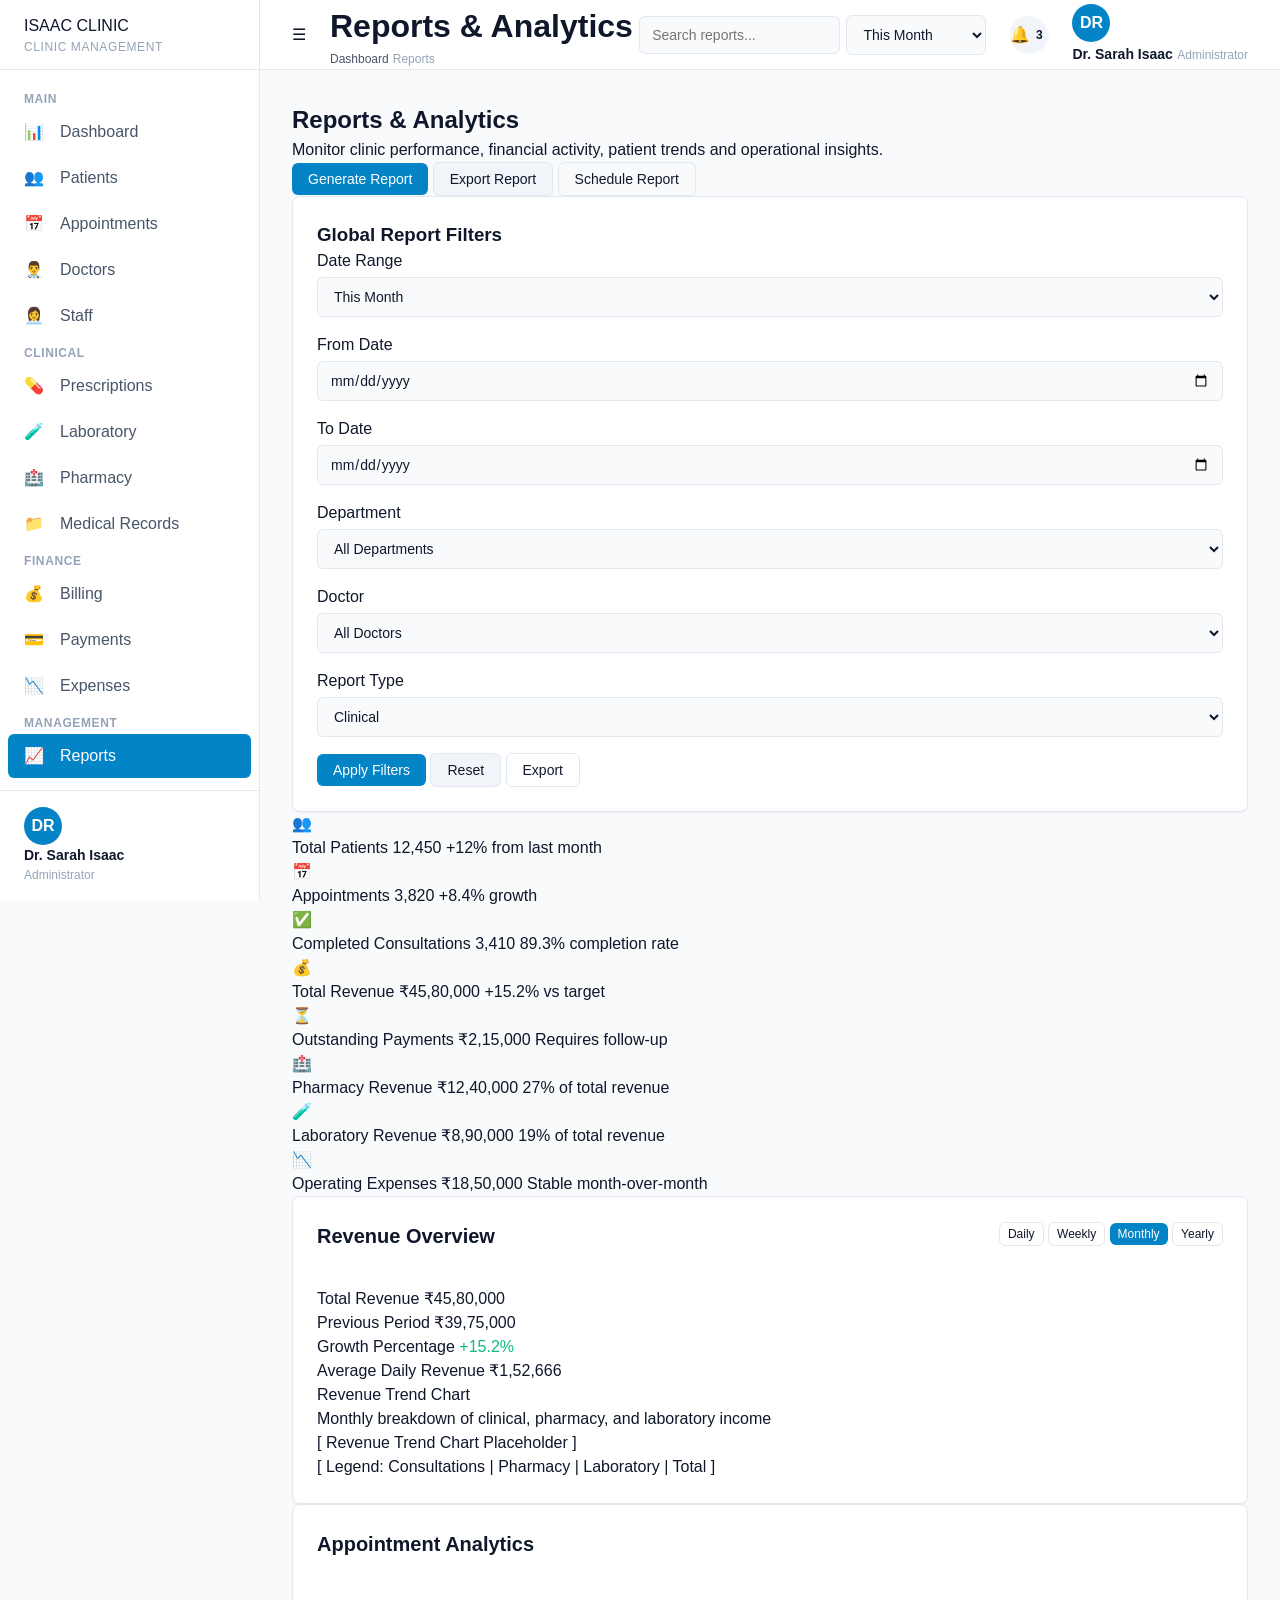
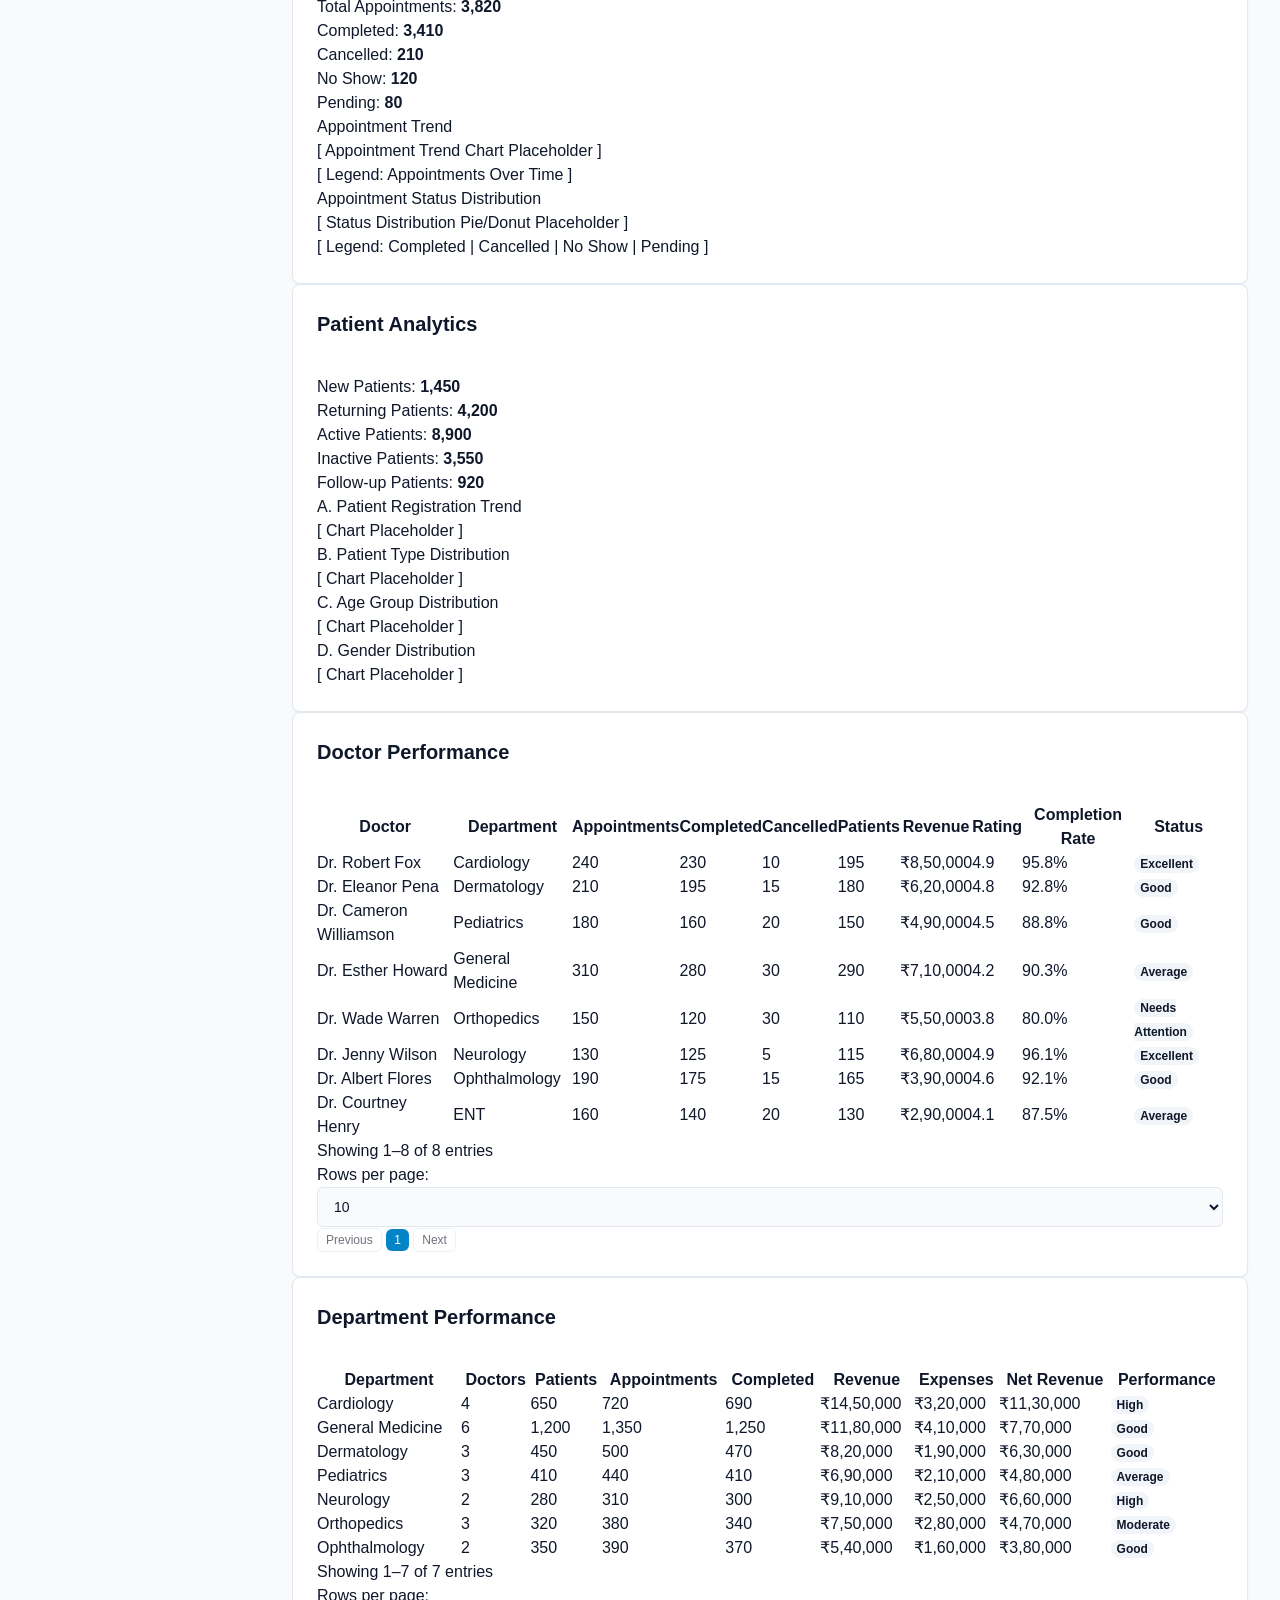
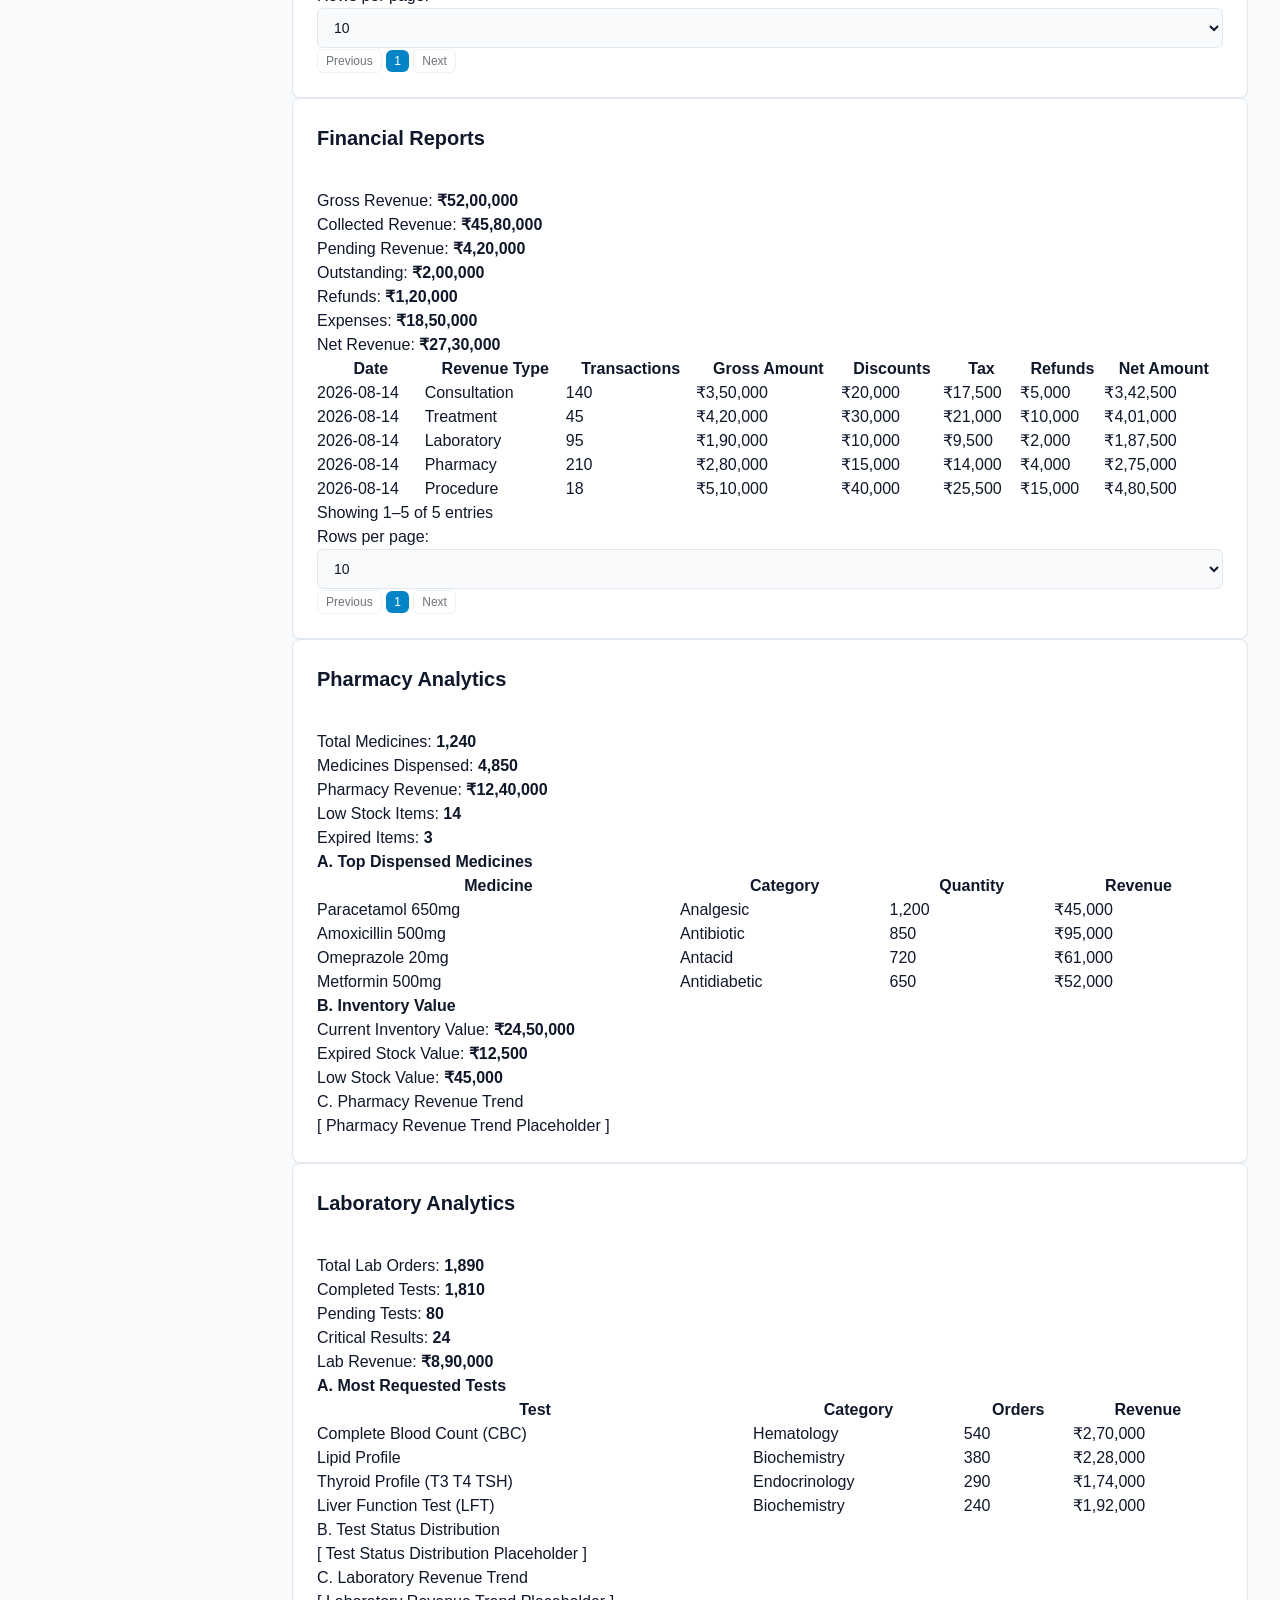
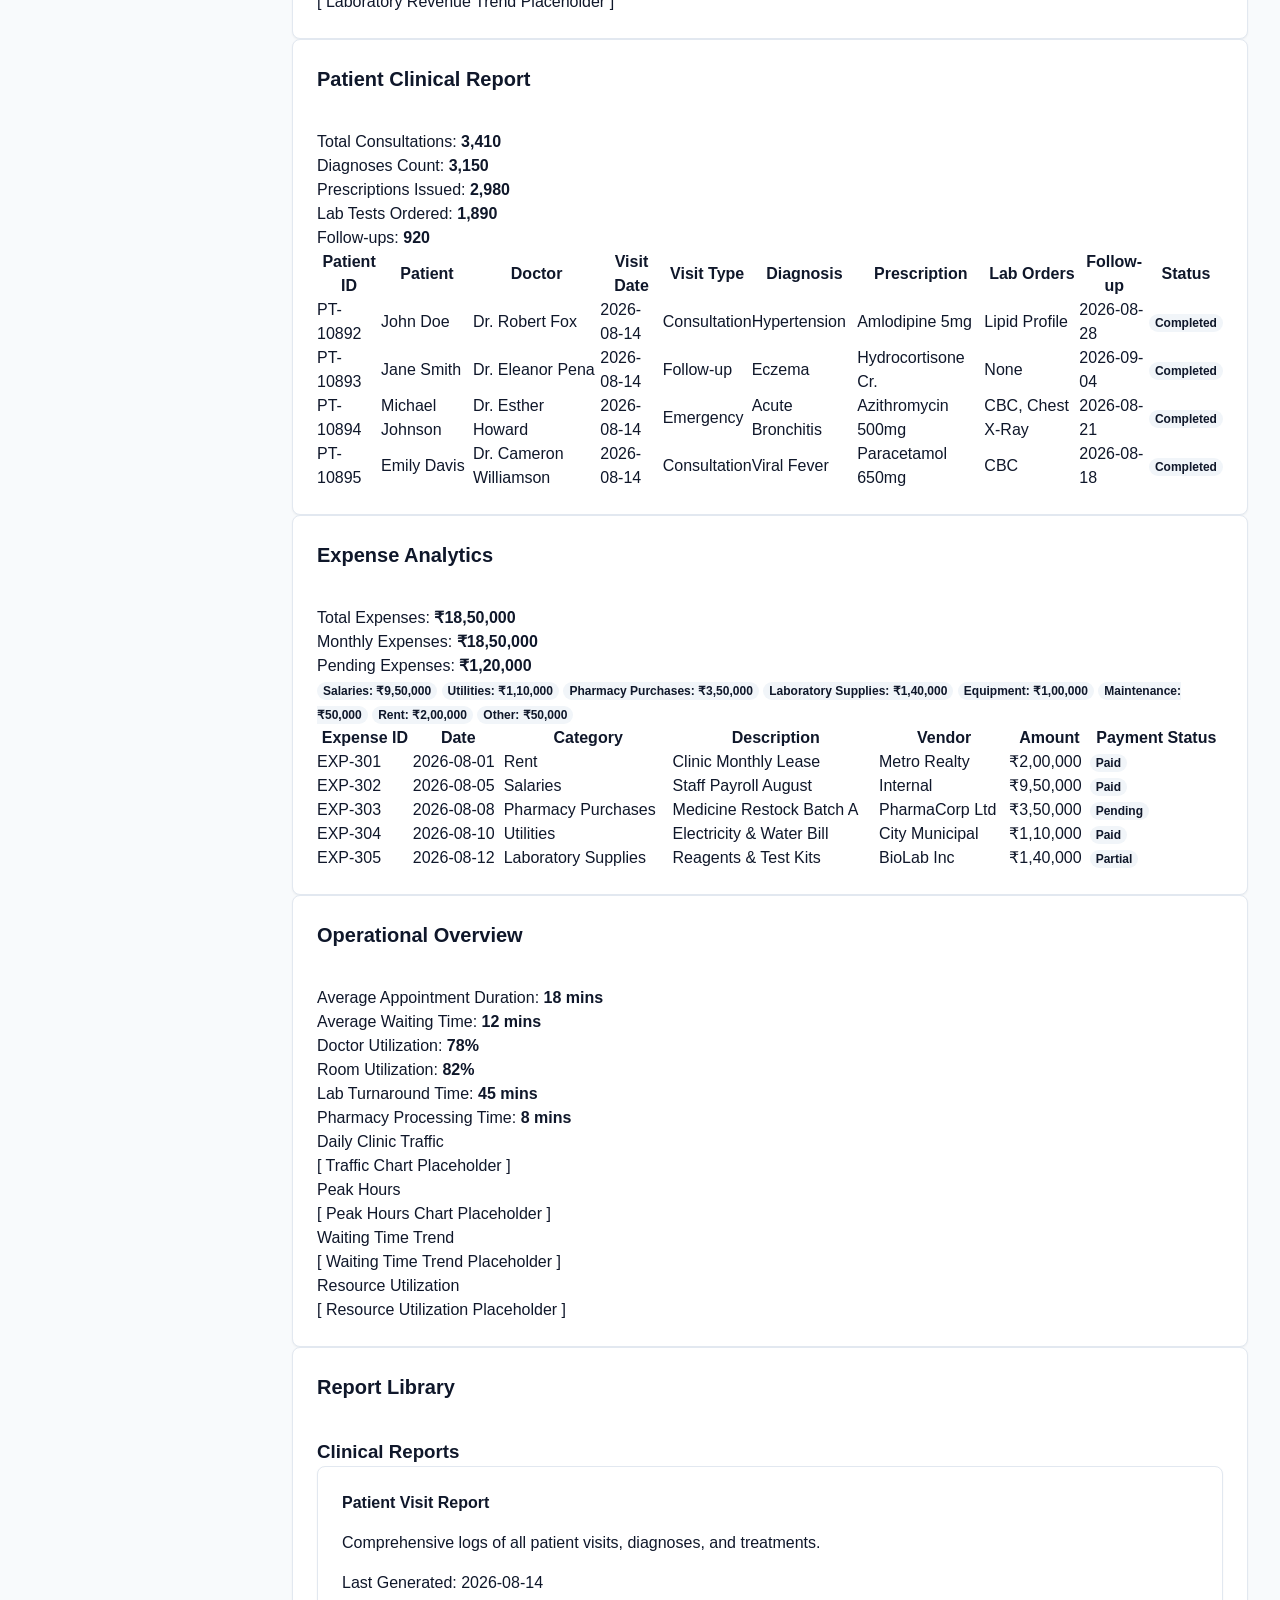
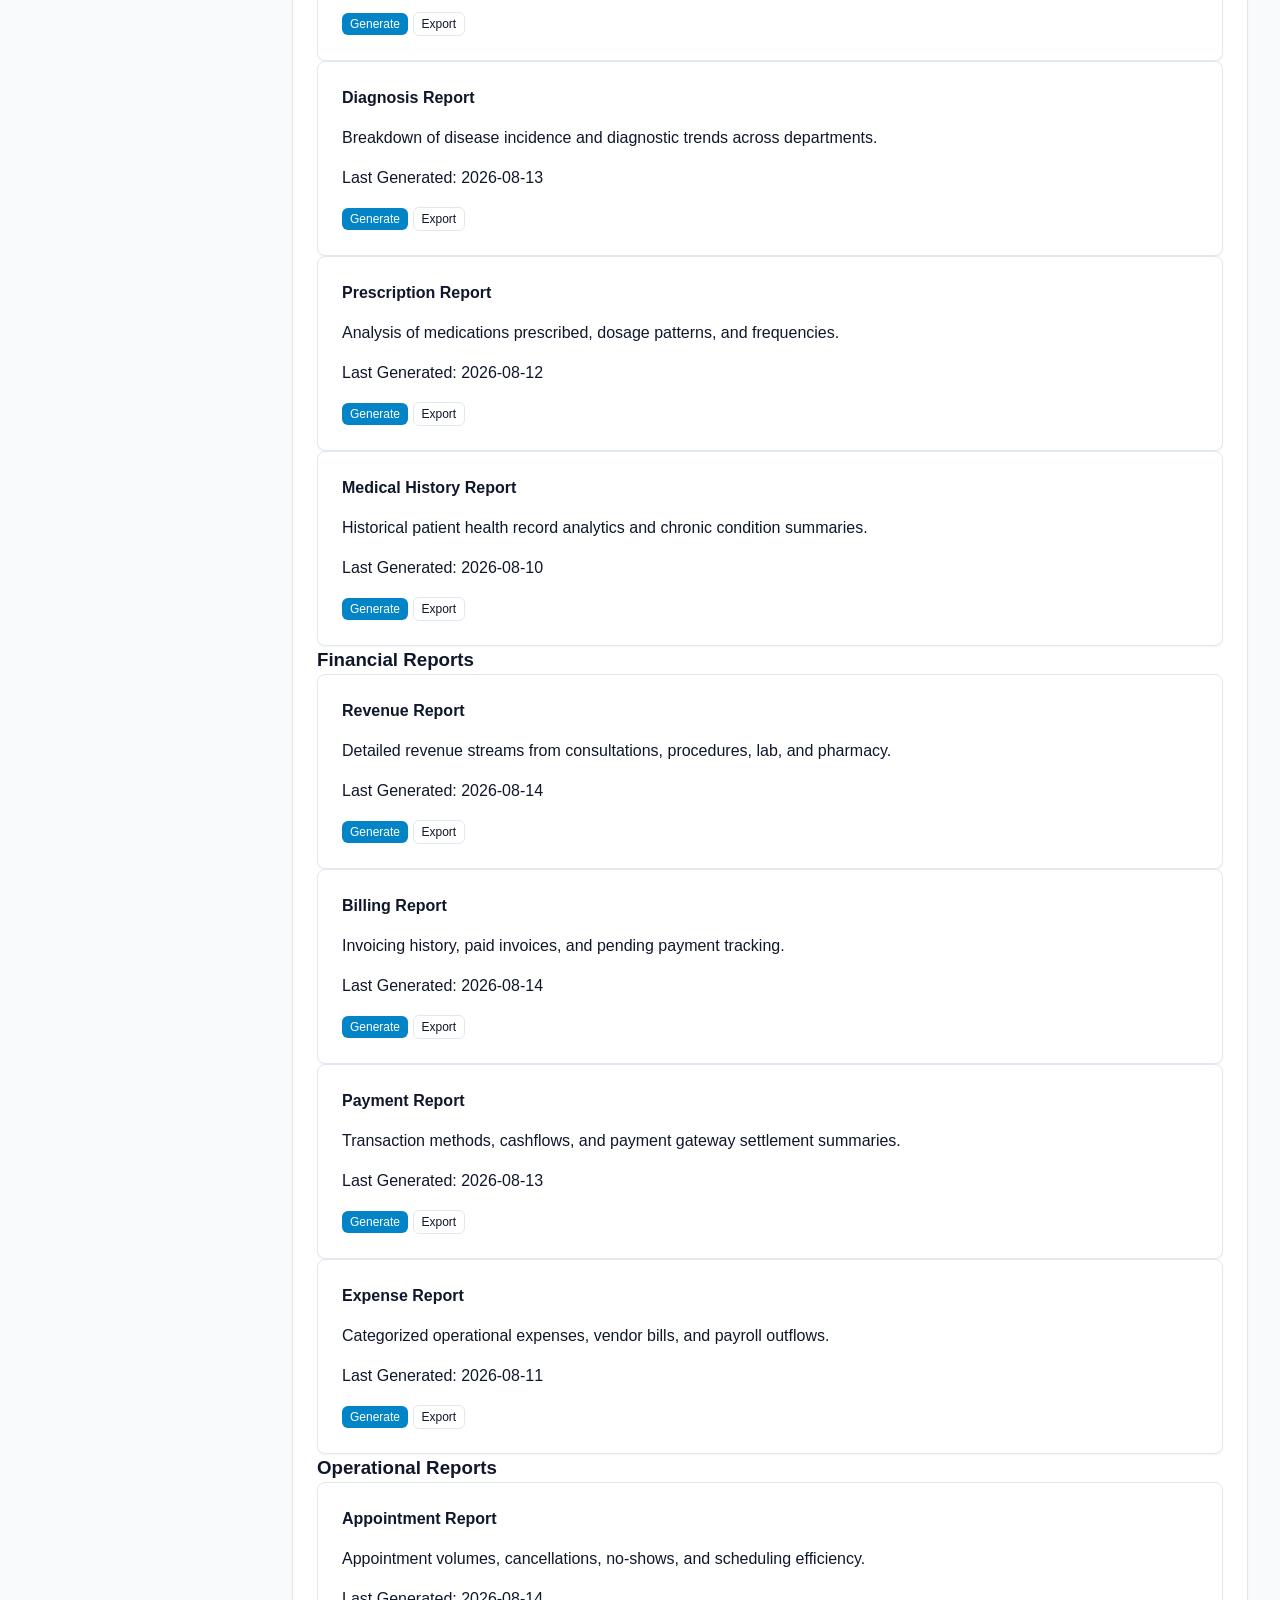
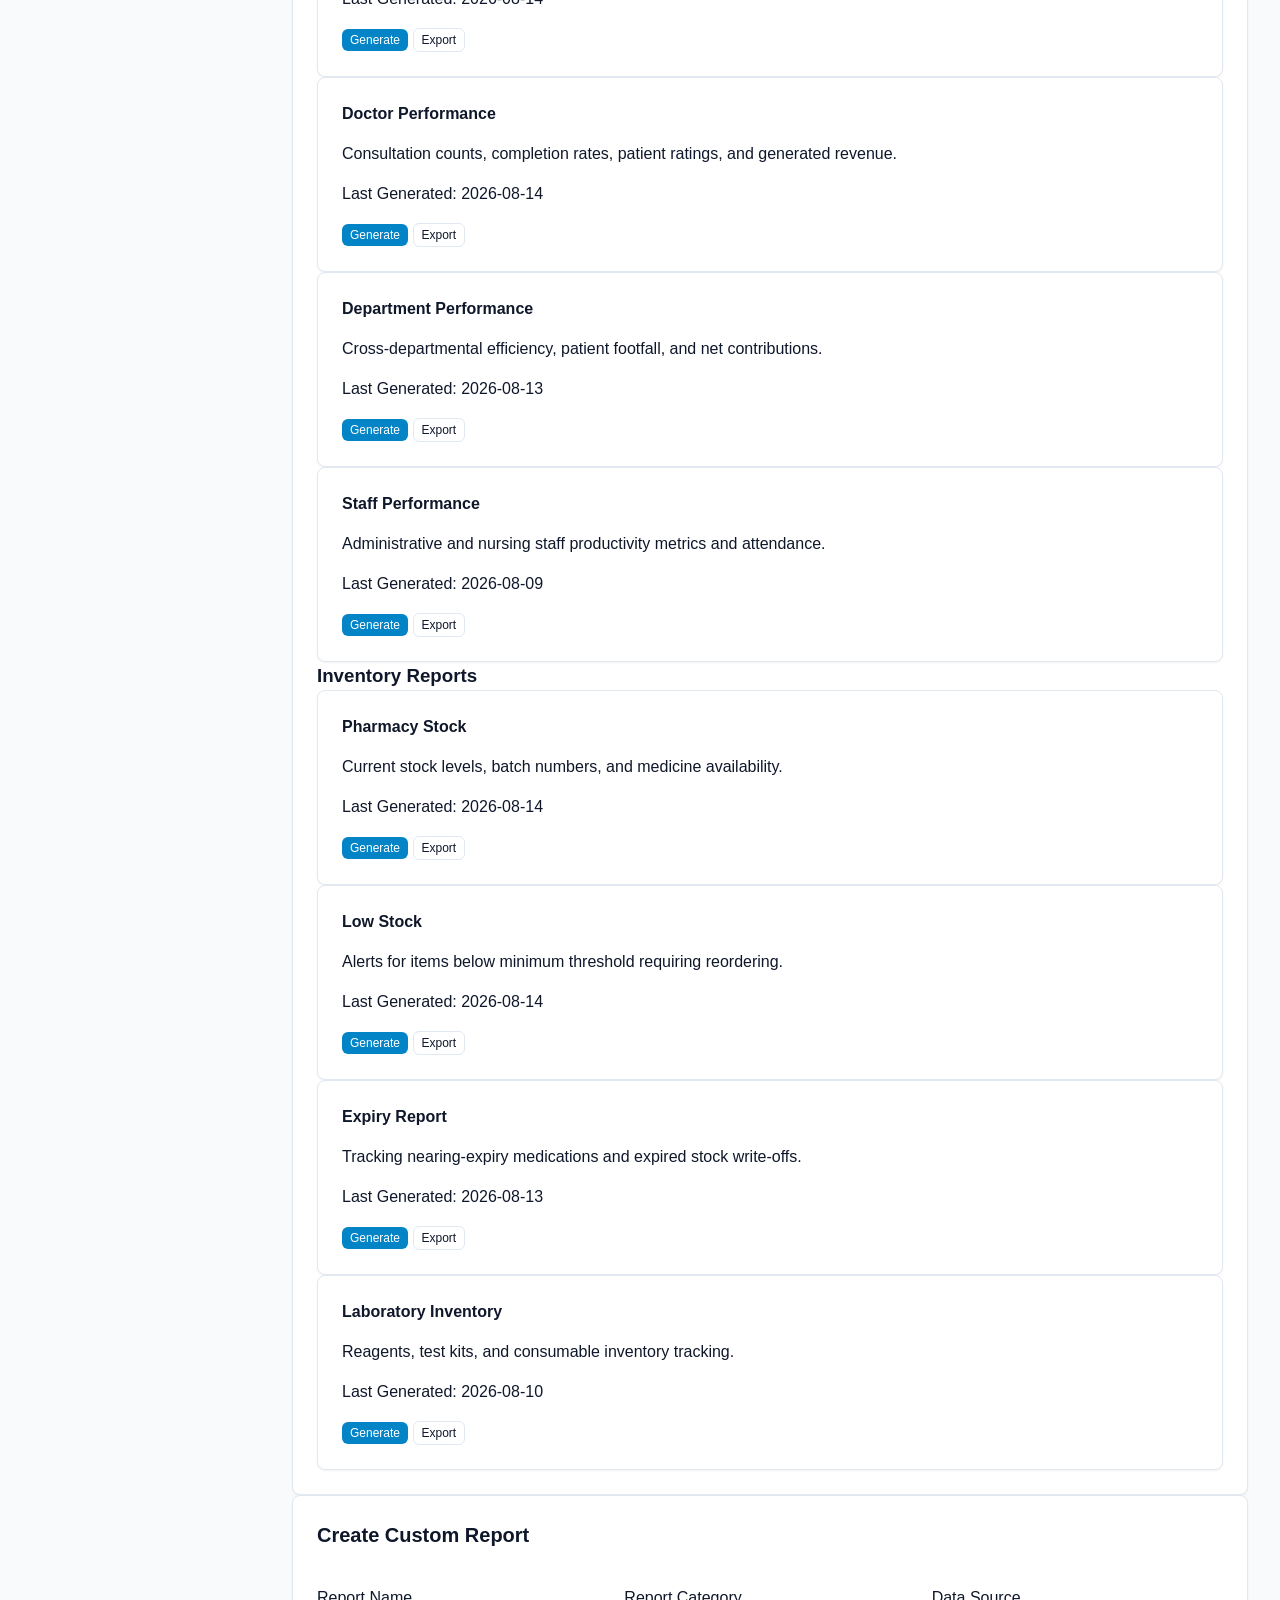
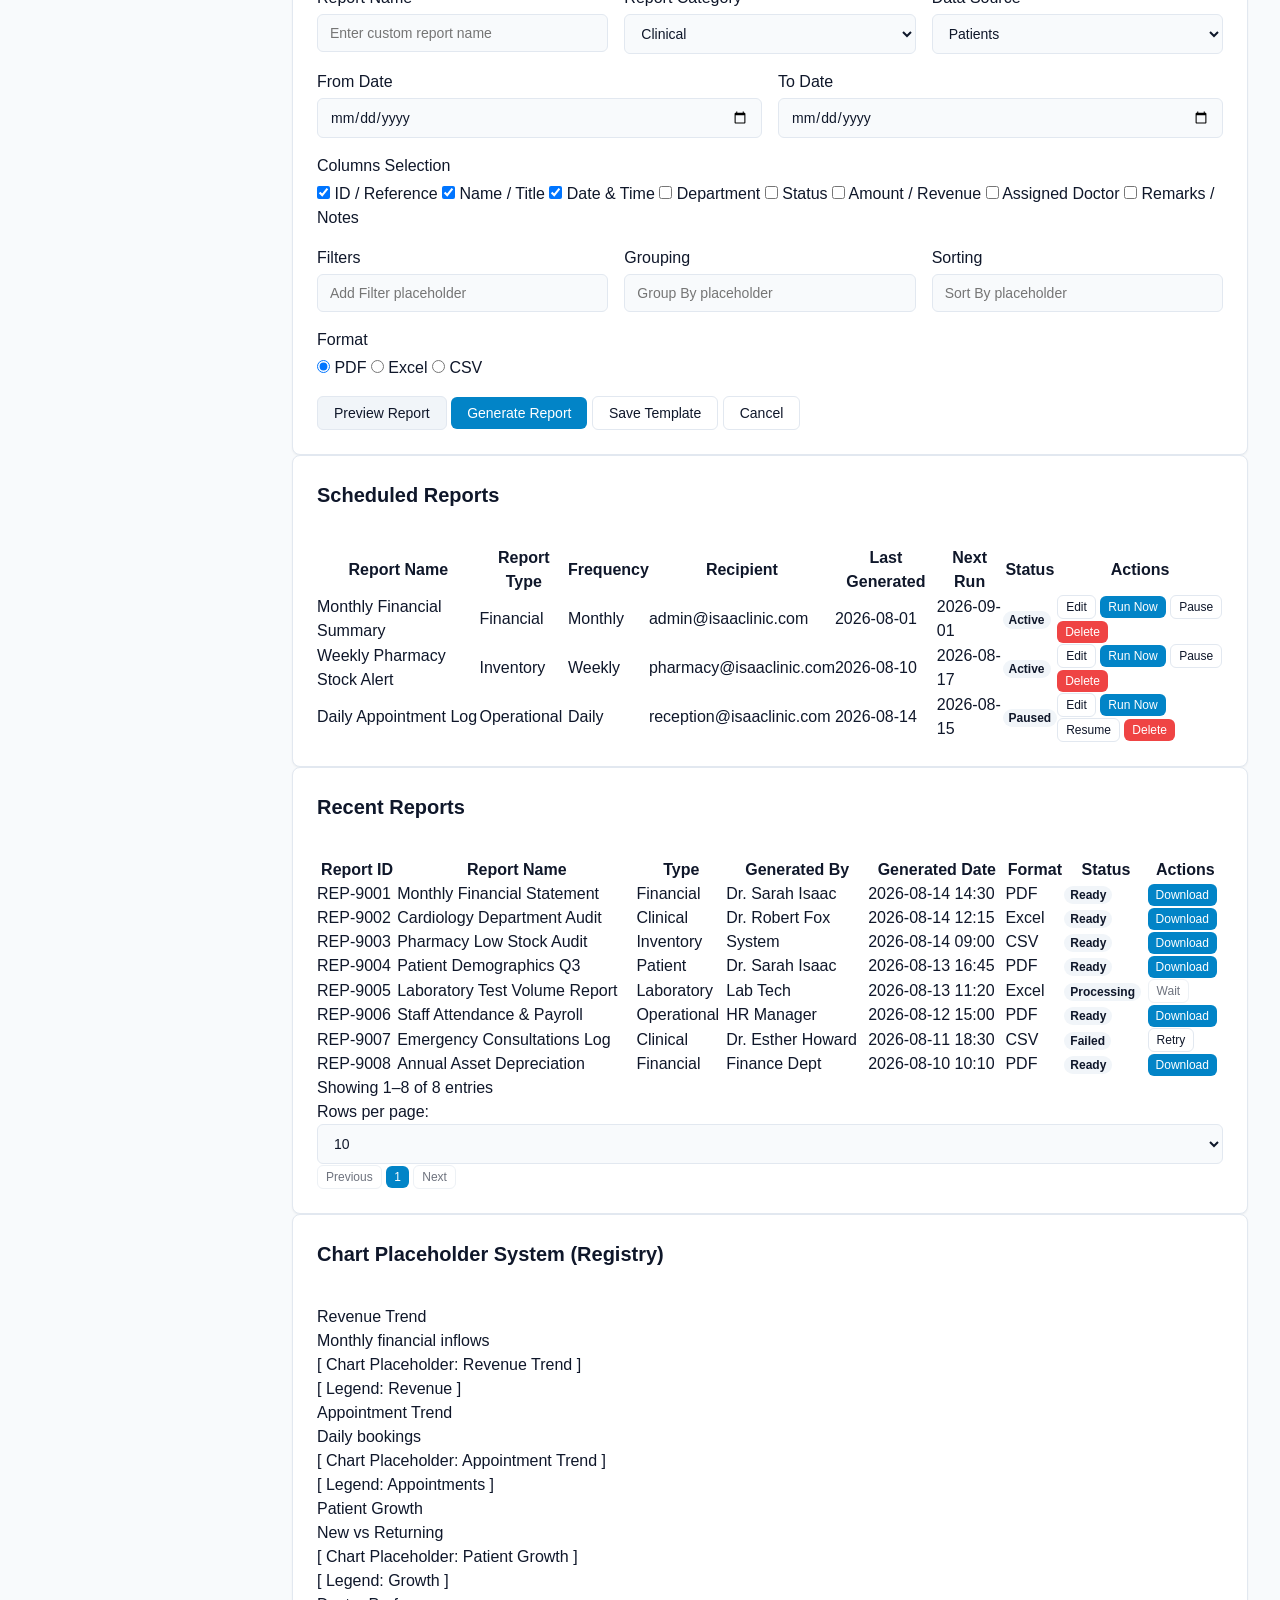
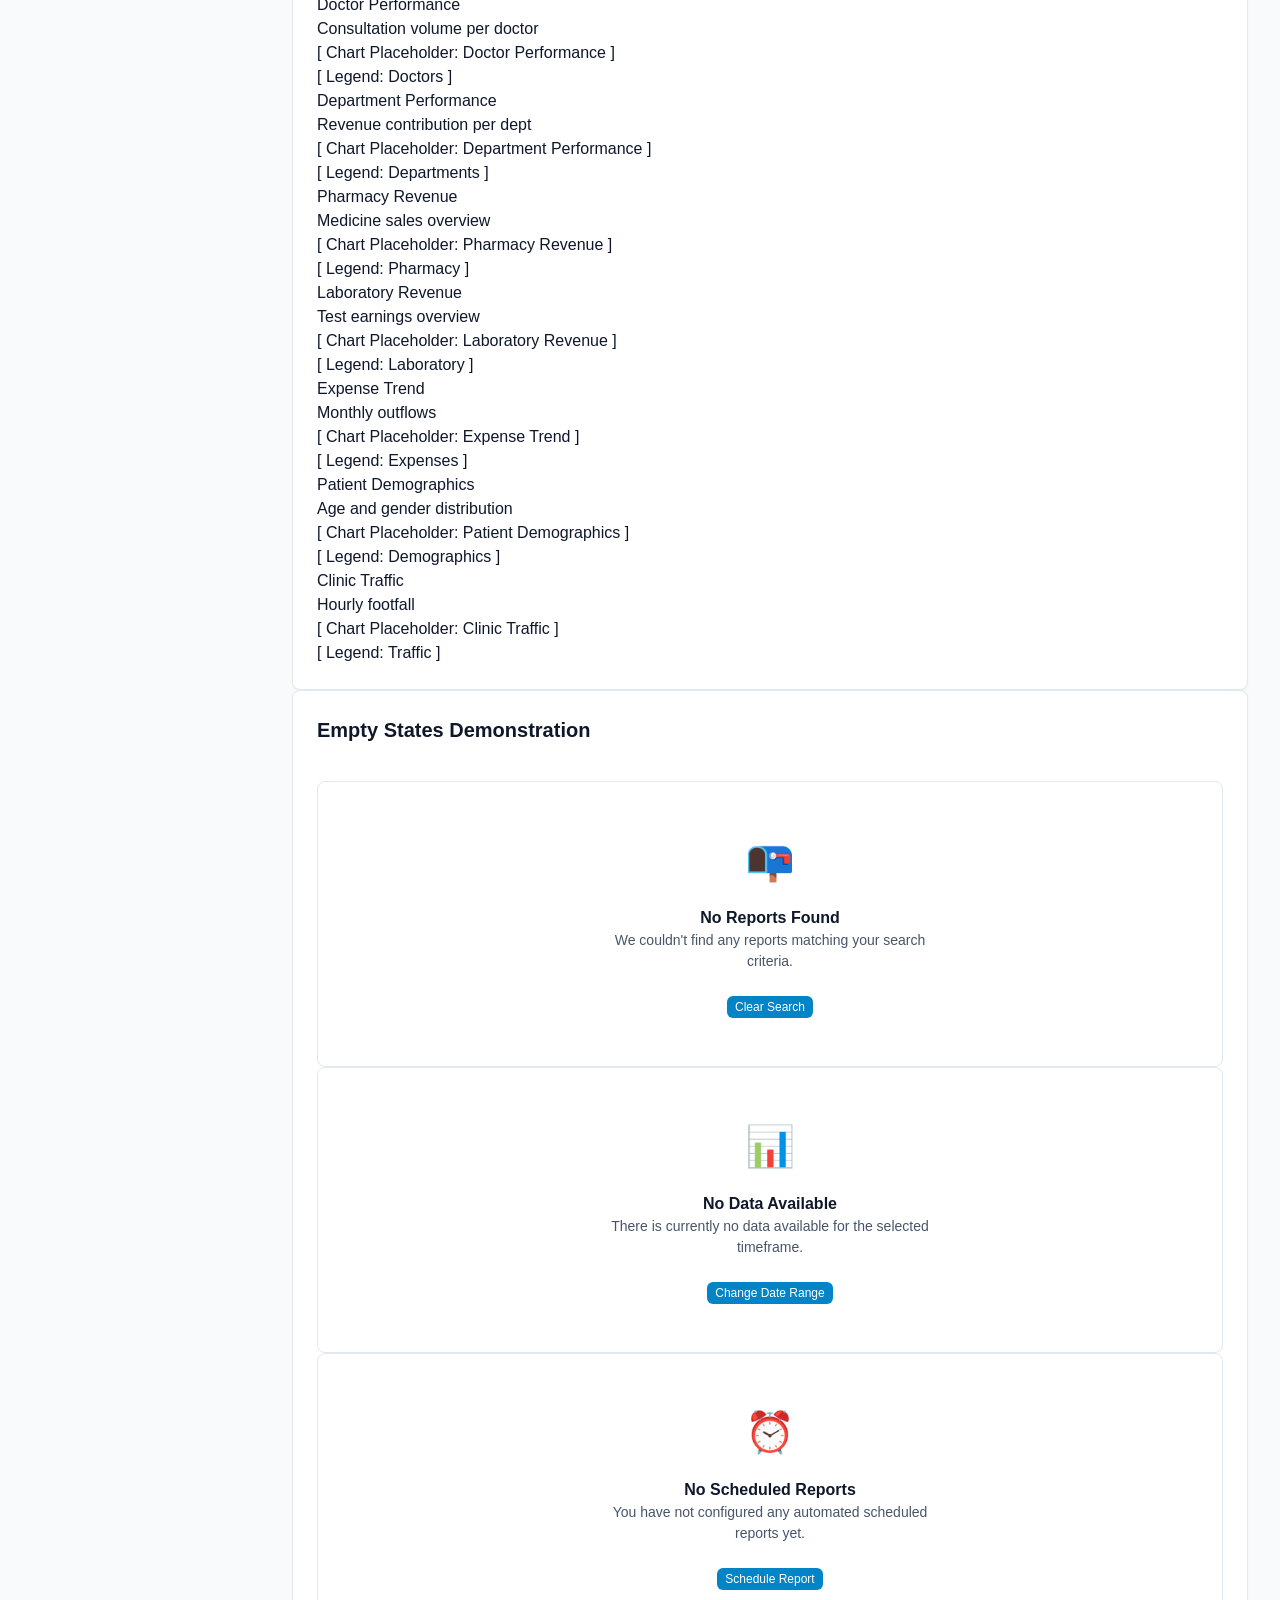
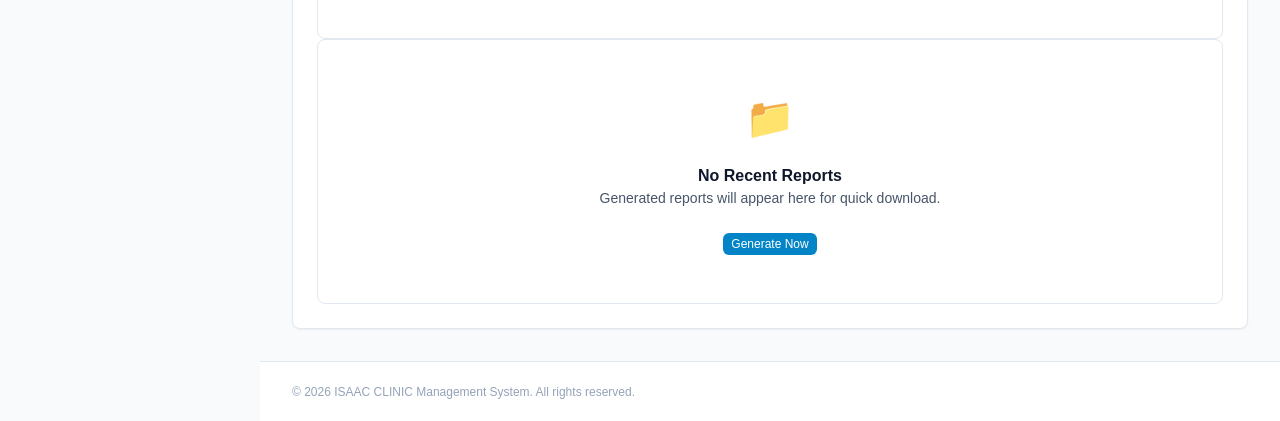
<file: reports.html>
<!DOCTYPE html>
<html lang="en">
<head>
    <meta charset="UTF-8">
    <meta name="viewport" content="width=device-width, initial-scale=1.0">
    <title>Reports & Analytics — ISAAC CLINIC</title>
    <link rel="stylesheet" href="style.css">
</head>
<body>

    <!-- APPLICATION SHELL -->
    <div class="app-container">

        <!-- SIDEBAR -->
        <aside class="sidebar" aria-label="Sidebar Navigation">
            <div class="sidebar-brand">
                <span class="brand-title">ISAAC CLINIC</span>
                <span class="brand-subtitle">Clinic Management</span>
            </div>
            
            <nav class="sidebar-nav">
                <div class="nav-section">
                    <span class="nav-section-title">MAIN</span>
                    <ul>
                        <li><a href="dashboard.html" class="nav-link"><span class="icon-placeholder">📊</span> Dashboard</a></li>
                        <li><a href="patients.html" class="nav-link"><span class="icon-placeholder">👥</span> Patients</a></li>
                        <li><a href="appointments.html" class="nav-link"><span class="icon-placeholder">📅</span> Appointments</a></li>
                        <li><a href="doctors.html" class="nav-link"><span class="icon-placeholder">👨‍⚕️</span> Doctors</a></li>
                        <li><a href="staff.html" class="nav-link"><span class="icon-placeholder">👩‍💼</span> Staff</a></li>
                    </ul>
                </div>

                <div class="nav-section">
                    <span class="nav-section-title">CLINICAL</span>
                    <ul>
                        <li><a href="prescriptions.html" class="nav-link"><span class="icon-placeholder">💊</span> Prescriptions</a></li>
                        <li><a href="laboratory.html" class="nav-link"><span class="icon-placeholder">🧪</span> Laboratory</a></li>
                        <li><a href="pharmacy.html" class="nav-link"><span class="icon-placeholder">🏥</span> Pharmacy</a></li>
                        <li><a href="medical-records.html" class="nav-link"><span class="icon-placeholder">📁</span> Medical Records</a></li>
                    </ul>
                </div>

                <div class="nav-section">
                    <span class="nav-section-title">FINANCE</span>
                    <ul>
                        <li><a href="billing.html" class="nav-link"><span class="icon-placeholder">💰</span> Billing</a></li>
                        <li><a href="payments.html" class="nav-link"><span class="icon-placeholder">💳</span> Payments</a></li>
                        <li><a href="expenses.html" class="nav-link"><span class="icon-placeholder">📉</span> Expenses</a></li>
                    </ul>
                </div>

                <div class="nav-section">
                    <span class="nav-section-title">MANAGEMENT</span>
                    <ul>
                        <li><a href="reports.html" class="nav-link active" aria-current="page"><span class="icon-placeholder">📈</span> Reports</a></li>
                        <li><a href="settings.html" class="nav-link"><span class="icon-placeholder">⚙️</span> Settings</a></li>
                    </ul>
                </div>
            </nav>

            <div class="sidebar-footer">
                <div class="user-profile-card">
                    <div class="user-avatar-placeholder">DR</div>
                    <div class="user-info">
                        <span class="user-name">Dr. Sarah Isaac</span>
                        <span class="user-role">Administrator</span>
                    </div>
                </div>
            </div>
        </aside>

        <!-- MAIN WRAPPER -->
        <div class="main-wrapper">

            <!-- TOP HEADER -->
            <header class="top-header">
                <div class="header-left">
                    <button class="mobile-toggle-btn" aria-label="Toggle Sidebar"><span class="icon-placeholder">☰</span></button>
                    <div class="header-title-breadcrumb">
                        <h1 class="page-main-title">Reports & Analytics</h1>
                        <nav aria-label="breadcrumb">
                            <ol class="breadcrumb">
                                <li><a href="dashboard.html">Dashboard</a></li>
                                <li aria-current="page">Reports</li>
                            </ol>
                        </nav>
                    </div>
                </div>

                <div class="header-center">
                    <div class="search-field-wrapper">
                        <input type="search" placeholder="Search reports..." aria-label="Search reports field">
                    </div>
                </div>

                <div class="header-right">
                    <div class="date-range-selector-wrapper">
                        <select aria-label="Date Range Selector">
                            <option>Today</option>
                            <option>Yesterday</option>
                            <option>This Week</option>
                            <option selected>This Month</option>
                            <option>Last Month</option>
                            <option>This Quarter</option>
                            <option>This Year</option>
                            <option>Custom Range</option>
                        </select>
                    </div>
                    <button class="notification-btn" aria-label="Notifications"><span class="icon-placeholder">🔔</span><span class="badge">3</span></button>
                    <div class="user-mini-profile">
                        <div class="user-avatar-placeholder">DR</div>
                        <div class="user-meta">
                            <span class="user-name">Dr. Sarah Isaac</span>
                            <span class="user-role">Administrator</span>
                        </div>
                    </div>
                </div>
            </header>

            <!-- MAIN CONTENT -->
            <main class="main-content">

                <!-- PAGE HEADER -->
                <section class="page-header-section">
                    <div class="page-header-content">
                        <h2>Reports & Analytics</h2>
                        <p>Monitor clinic performance, financial activity, patient trends and operational insights.</p>
                    </div>
                    <div class="page-header-actions">
                        <button type="button" class="btn btn-primary">Generate Report</button>
                        <button type="button" class="btn btn-secondary">Export Report</button>
                        <button type="button" class="btn btn-outline">Schedule Report</button>
                    </div>
                </section>

                <!-- GLOBAL REPORT FILTERS -->
                <section class="report-filters-section card">
                    <h3>Global Report Filters</h3>
                    <form class="filters-grid">
                        <div class="filter-group">
                            <label>Date Range</label>
                            <select aria-label="Filter Date Range">
                                <option>Today</option>
                                <option>Yesterday</option>
                                <option>This Week</option>
                                <option selected>This Month</option>
                                <option>Last Month</option>
                                <option>This Quarter</option>
                                <option>This Year</option>
                                <option>Custom Range</option>
                            </select>
                        </div>
                        <div class="filter-group">
                            <label>From Date</label>
                            <input type="date" aria-label="From Date">
                        </div>
                        <div class="filter-group">
                            <label>To Date</label>
                            <input type="date" aria-label="To Date">
                        </div>
                        <div class="filter-group">
                            <label>Department</label>
                            <select aria-label="Department Filter">
                                <option>All Departments</option>
                                <option>General Medicine</option>
                                <option>Cardiology</option>
                                <option>Dermatology</option>
                                <option>Pediatrics</option>
                                <option>Laboratory</option>
                                <option>Pharmacy</option>
                            </select>
                        </div>
                        <div class="filter-group">
                            <label>Doctor</label>
                            <select aria-label="Doctor Filter">
                                <option>All Doctors</option>
                                <option>Select Doctor</option>
                            </select>
                        </div>
                        <div class="filter-group">
                            <label>Report Type</label>
                            <select aria-label="Report Type Filter">
                                <option>Clinical</option>
                                <option>Financial</option>
                                <option>Operational</option>
                                <option>Patient</option>
                                <option>Pharmacy</option>
                                <option>Laboratory</option>
                            </select>
                        </div>
                        <div class="filter-actions">
                            <button type="button" class="btn btn-primary">Apply Filters</button>
                            <button type="reset" class="btn btn-secondary">Reset</button>
                            <button type="button" class="btn btn-outline">Export</button>
                        </div>
                    </form>
                </section>

                <!-- MANAGEMENT KPI CARDS -->
                <section class="kpi-cards-grid" aria-label="Management KPIs">
                    <!-- CARD 1 -->
                    <article class="kpi-card">
                        <div class="kpi-icon"><span class="icon-placeholder">👥</span></div>
                        <div class="kpi-content">
                            <span class="kpi-label">Total Patients</span>
                            <span class="kpi-value">12,450</span>
                            <span class="kpi-trend positive">+12% from last month</span>
                        </div>
                    </article>
                    <!-- CARD 2 -->
                    <article class="kpi-card">
                        <div class="kpi-icon"><span class="icon-placeholder">📅</span></div>
                        <div class="kpi-content">
                            <span class="kpi-label">Appointments</span>
                            <span class="kpi-value">3,820</span>
                            <span class="kpi-trend positive">+8.4% growth</span>
                        </div>
                    </article>
                    <!-- CARD 3 -->
                    <article class="kpi-card">
                        <div class="kpi-icon"><span class="icon-placeholder">✅</span></div>
                        <div class="kpi-content">
                            <span class="kpi-label">Completed Consultations</span>
                            <span class="kpi-value">3,410</span>
                            <span class="kpi-supporting">89.3% completion rate</span>
                        </div>
                    </article>
                    <!-- CARD 4 -->
                    <article class="kpi-card">
                        <div class="kpi-icon"><span class="icon-placeholder">💰</span></div>
                        <div class="kpi-content">
                            <span class="kpi-label">Total Revenue</span>
                            <span class="kpi-value">₹45,80,000</span>
                            <span class="kpi-trend positive">+15.2% vs target</span>
                        </div>
                    </article>
                    <!-- CARD 5 -->
                    <article class="kpi-card">
                        <div class="kpi-icon"><span class="icon-placeholder">⏳</span></div>
                        <div class="kpi-content">
                            <span class="kpi-label">Outstanding Payments</span>
                            <span class="kpi-value">₹2,15,000</span>
                            <span class="kpi-supporting">Requires follow-up</span>
                        </div>
                    </article>
                    <!-- CARD 6 -->
                    <article class="kpi-card">
                        <div class="kpi-icon"><span class="icon-placeholder">🏥</span></div>
                        <div class="kpi-content">
                            <span class="kpi-label">Pharmacy Revenue</span>
                            <span class="kpi-value">₹12,40,000</span>
                            <span class="kpi-supporting">27% of total revenue</span>
                        </div>
                    </article>
                    <!-- CARD 7 -->
                    <article class="kpi-card">
                        <div class="kpi-icon"><span class="icon-placeholder">🧪</span></div>
                        <div class="kpi-content">
                            <span class="kpi-label">Laboratory Revenue</span>
                            <span class="kpi-value">₹8,90,000</span>
                            <span class="kpi-supporting">19% of total revenue</span>
                        </div>
                    </article>
                    <!-- CARD 8 -->
                    <article class="kpi-card">
                        <div class="kpi-icon"><span class="icon-placeholder">📉</span></div>
                        <div class="kpi-content">
                            <span class="kpi-label">Operating Expenses</span>
                            <span class="kpi-value">₹18,50,000</span>
                            <span class="kpi-supporting">Stable month-over-month</span>
                        </div>
                    </article>
                </section>

                <!-- REVENUE OVERVIEW -->
                <section class="analytics-section card">
                    <div class="section-header">
                        <h2>Revenue Overview</h2>
                        <div class="period-selectors">
                            <button class="btn btn-sm btn-outline">Daily</button>
                            <button class="btn btn-sm btn-outline">Weekly</button>
                            <button class="btn btn-sm btn-primary">Monthly</button>
                            <button class="btn btn-sm btn-outline">Yearly</button>
                        </div>
                    </div>
                    <div class="revenue-summary-metrics">
                        <div class="metric-block">
                            <span class="metric-label">Total Revenue</span>
                            <span class="metric-val">₹45,80,000</span>
                        </div>
                        <div class="metric-block">
                            <span class="metric-label">Previous Period</span>
                            <span class="metric-val">₹39,75,000</span>
                        </div>
                        <div class="metric-block">
                            <span class="metric-label">Growth Percentage</span>
                            <span class="metric-val text-success">+15.2%</span>
                        </div>
                        <div class="metric-block">
                            <span class="metric-label">Average Daily Revenue</span>
                            <span class="metric-val">₹1,52,666</span>
                        </div>
                    </div>
                    <!-- Chart Container -->
                    <div class="chart-container" aria-label="Revenue Trend Chart Container">
                        <div class="chart-title">Revenue Trend Chart</div>
                        <div class="chart-subtitle">Monthly breakdown of clinical, pharmacy, and laboratory income</div>
                        <div class="chart-placeholder-area">[ Revenue Trend Chart Placeholder ]</div>
                        <div class="chart-legend">[ Legend: Consultations | Pharmacy | Laboratory | Total ]</div>
                    </div>
                </section>

                <!-- APPOINTMENT ANALYTICS -->
                <section class="analytics-section card">
                    <div class="section-header">
                        <h2>Appointment Analytics</h2>
                    </div>
                    <div class="metrics-row">
                        <div class="metric-pill">Total Appointments: <strong>3,820</strong></div>
                        <div class="metric-pill">Completed: <strong>3,410</strong></div>
                        <div class="metric-pill">Cancelled: <strong>210</strong></div>
                        <div class="metric-pill">No Show: <strong>120</strong></div>
                        <div class="metric-pill">Pending: <strong>80</strong></div>
                    </div>
                    <div class="charts-grid-2">
                        <div class="chart-container">
                            <div class="chart-title">Appointment Trend</div>
                            <div class="chart-placeholder-area">[ Appointment Trend Chart Placeholder ]</div>
                            <div class="chart-legend">[ Legend: Appointments Over Time ]</div>
                        </div>
                        <div class="chart-container">
                            <div class="chart-title">Appointment Status Distribution</div>
                            <div class="chart-placeholder-area">[ Status Distribution Pie/Donut Placeholder ]</div>
                            <div class="chart-legend">[ Legend: Completed | Cancelled | No Show | Pending ]</div>
                        </div>
                    </div>
                </section>

                <!-- PATIENT ANALYTICS -->
                <section class="analytics-section card">
                    <div class="section-header">
                        <h2>Patient Analytics</h2>
                    </div>
                    <div class="metrics-row">
                        <div class="metric-pill">New Patients: <strong>1,450</strong></div>
                        <div class="metric-pill">Returning Patients: <strong>4,200</strong></div>
                        <div class="metric-pill">Active Patients: <strong>8,900</strong></div>
                        <div class="metric-pill">Inactive Patients: <strong>3,550</strong></div>
                        <div class="metric-pill">Follow-up Patients: <strong>920</strong></div>
                    </div>
                    <div class="charts-grid-4">
                        <div class="chart-container">
                            <div class="chart-title">A. Patient Registration Trend</div>
                            <div class="chart-placeholder-area">[ Chart Placeholder ]</div>
                        </div>
                        <div class="chart-container">
                            <div class="chart-title">B. Patient Type Distribution</div>
                            <div class="chart-placeholder-area">[ Chart Placeholder ]</div>
                        </div>
                        <div class="chart-container">
                            <div class="chart-title">C. Age Group Distribution</div>
                            <div class="chart-placeholder-area">[ Chart Placeholder ]</div>
                        </div>
                        <div class="chart-container">
                            <div class="chart-title">D. Gender Distribution</div>
                            <div class="chart-placeholder-area">[ Chart Placeholder ]</div>
                        </div>
                    </div>
                </section>

                <!-- DOCTOR PERFORMANCE -->
                <section class="table-section card">
                    <div class="section-header">
                        <h2>Doctor Performance</h2>
                    </div>
                    <div class="table-responsive">
                        <table>
                            <thead>
                                <tr>
                                    <th>Doctor</th>
                                    <th>Department</th>
                                    <th>Appointments</th>
                                    <th>Completed</th>
                                    <th>Cancelled</th>
                                    <th>Patients</th>
                                    <th>Revenue</th>
                                    <th>Rating</th>
                                    <th>Completion Rate</th>
                                    <th>Status</th>
                                </tr>
                            </thead>
                            <tbody>
                                <tr>
                                    <td>Dr. Robert Fox</td>
                                    <td>Cardiology</td>
                                    <td>240</td>
                                    <td>230</td>
                                    <td>10</td>
                                    <td>195</td>
                                    <td>₹8,50,000</td>
                                    <td>4.9</td>
                                    <td>95.8%</td>
                                    <td><span class="badge status-excellent">Excellent</span></td>
                                </tr>
                                <tr>
                                    <td>Dr. Eleanor Pena</td>
                                    <td>Dermatology</td>
                                    <td>210</td>
                                    <td>195</td>
                                    <td>15</td>
                                    <td>180</td>
                                    <td>₹6,20,000</td>
                                    <td>4.8</td>
                                    <td>92.8%</td>
                                    <td><span class="badge status-good">Good</span></td>
                                </tr>
                                <tr>
                                    <td>Dr. Cameron Williamson</td>
                                    <td>Pediatrics</td>
                                    <td>180</td>
                                    <td>160</td>
                                    <td>20</td>
                                    <td>150</td>
                                    <td>₹4,90,000</td>
                                    <td>4.5</td>
                                    <td>88.8%</td>
                                    <td><span class="badge status-good">Good</span></td>
                                </tr>
                                <tr>
                                    <td>Dr. Esther Howard</td>
                                    <td>General Medicine</td>
                                    <td>310</td>
                                    <td>280</td>
                                    <td>30</td>
                                    <td>290</td>
                                    <td>₹7,10,000</td>
                                    <td>4.2</td>
                                    <td>90.3%</td>
                                    <td><span class="badge status-average">Average</span></td>
                                </tr>
                                <tr>
                                    <td>Dr. Wade Warren</td>
                                    <td>Orthopedics</td>
                                    <td>150</td>
                                    <td>120</td>
                                    <td>30</td>
                                    <td>110</td>
                                    <td>₹5,50,000</td>
                                    <td>3.8</td>
                                    <td>80.0%</td>
                                    <td><span class="badge status-attention">Needs Attention</span></td>
                                </tr>
                                <tr>
                                    <td>Dr. Jenny Wilson</td>
                                    <td>Neurology</td>
                                    <td>130</td>
                                    <td>125</td>
                                    <td>5</td>
                                    <td>115</td>
                                    <td>₹6,80,000</td>
                                    <td>4.9</td>
                                    <td>96.1%</td>
                                    <td><span class="badge status-excellent">Excellent</span></td>
                                </tr>
                                <tr>
                                    <td>Dr. Albert Flores</td>
                                    <td>Ophthalmology</td>
                                    <td>190</td>
                                    <td>175</td>
                                    <td>15</td>
                                    <td>165</td>
                                    <td>₹3,90,000</td>
                                    <td>4.6</td>
                                    <td>92.1%</td>
                                    <td><span class="badge status-good">Good</span></td>
                                </tr>
                                <tr>
                                    <td>Dr. Courtney Henry</td>
                                    <td>ENT</td>
                                    <td>160</td>
                                    <td>140</td>
                                    <td>20</td>
                                    <td>130</td>
                                    <td>₹2,90,000</td>
                                    <td>4.1</td>
                                    <td>87.5%</td>
                                    <td><span class="badge status-average">Average</span></td>
                                </tr>
                            </tbody>
                        </table>
                    </div>
                    <!-- Pagination -->
                    <div class="pagination-container">
                        <div class="pagination-info">Showing 1–8 of 8 entries</div>
                        <div class="rows-per-page">
                            Rows per page: 
                            <select aria-label="Rows per page">
                                <option selected>10</option>
                                <option>25</option>
                                <option>50</option>
                                <option>100</option>
                            </select>
                        </div>
                        <div class="pagination-controls">
                            <button class="btn btn-sm btn-outline" disabled>Previous</button>
                            <button class="btn btn-sm btn-primary active">1</button>
                            <button class="btn btn-sm btn-outline" disabled>Next</button>
                        </div>
                    </div>
                </section>

                <!-- DEPARTMENT PERFORMANCE -->
                <section class="table-section card">
                    <div class="section-header">
                        <h2>Department Performance</h2>
                    </div>
                    <div class="table-responsive">
                        <table>
                            <thead>
                                <tr>
                                    <th>Department</th>
                                    <th>Doctors</th>
                                    <th>Patients</th>
                                    <th>Appointments</th>
                                    <th>Completed</th>
                                    <th>Revenue</th>
                                    <th>Expenses</th>
                                    <th>Net Revenue</th>
                                    <th>Performance</th>
                                </tr>
                            </thead>
                            <tbody>
                                <tr>
                                    <td>Cardiology</td>
                                    <td>4</td>
                                    <td>650</td>
                                    <td>720</td>
                                    <td>690</td>
                                    <td>₹14,50,000</td>
                                    <td>₹3,20,000</td>
                                    <td>₹11,30,000</td>
                                    <td><span class="badge status-excellent">High</span></td>
                                </tr>
                                <tr>
                                    <td>General Medicine</td>
                                    <td>6</td>
                                    <td>1,200</td>
                                    <td>1,350</td>
                                    <td>1,250</td>
                                    <td>₹11,80,000</td>
                                    <td>₹4,10,000</td>
                                    <td>₹7,70,000</td>
                                    <td><span class="badge status-good">Good</span></td>
                                </tr>
                                <tr>
                                    <td>Dermatology</td>
                                    <td>3</td>
                                    <td>450</td>
                                    <td>500</td>
                                    <td>470</td>
                                    <td>₹8,20,000</td>
                                    <td>₹1,90,000</td>
                                    <td>₹6,30,000</td>
                                    <td><span class="badge status-good">Good</span></td>
                                </tr>
                                <tr>
                                    <td>Pediatrics</td>
                                    <td>3</td>
                                    <td>410</td>
                                    <td>440</td>
                                    <td>410</td>
                                    <td>₹6,90,000</td>
                                    <td>₹2,10,000</td>
                                    <td>₹4,80,000</td>
                                    <td><span class="badge status-average">Average</span></td>
                                </tr>
                                <tr>
                                    <td>Neurology</td>
                                    <td>2</td>
                                    <td>280</td>
                                    <td>310</td>
                                    <td>300</td>
                                    <td>₹9,10,000</td>
                                    <td>₹2,50,000</td>
                                    <td>₹6,60,000</td>
                                    <td><span class="badge status-excellent">High</span></td>
                                </tr>
                                <tr>
                                    <td>Orthopedics</td>
                                    <td>3</td>
                                    <td>320</td>
                                    <td>380</td>
                                    <td>340</td>
                                    <td>₹7,50,000</td>
                                    <td>₹2,80,000</td>
                                    <td>₹4,70,000</td>
                                    <td><span class="badge status-attention">Moderate</span></td>
                                </tr>
                                <tr>
                                    <td>Ophthalmology</td>
                                    <td>2</td>
                                    <td>350</td>
                                    <td>390</td>
                                    <td>370</td>
                                    <td>₹5,40,000</td>
                                    <td>₹1,60,000</td>
                                    <td>₹3,80,000</td>
                                    <td><span class="badge status-good">Good</span></td>
                                </tr>
                            </tbody>
                        </table>
                    </div>
                    <!-- Pagination -->
                    <div class="pagination-container">
                        <div class="pagination-info">Showing 1–7 of 7 entries</div>
                        <div class="rows-per-page">
                            Rows per page: 
                            <select aria-label="Rows per page">
                                <option selected>10</option>
                                <option>25</option>
                                <option>50</option>
                                <option>100</option>
                            </select>
                        </div>
                        <div class="pagination-controls">
                            <button class="btn btn-sm btn-outline" disabled>Previous</button>
                            <button class="btn btn-sm btn-primary active">1</button>
                            <button class="btn btn-sm btn-outline" disabled>Next</button>
                        </div>
                    </div>
                </section>

                <!-- FINANCIAL REPORT -->
                <section class="analytics-section card">
                    <div class="section-header">
                        <h2>Financial Reports</h2>
                    </div>
                    <div class="metrics-grid-summary">
                        <div class="metric-card-sm">Gross Revenue: <strong>₹52,00,000</strong></div>
                        <div class="metric-card-sm">Collected Revenue: <strong>₹45,80,000</strong></div>
                        <div class="metric-card-sm">Pending Revenue: <strong>₹4,20,000</strong></div>
                        <div class="metric-card-sm">Outstanding: <strong>₹2,00,000</strong></div>
                        <div class="metric-card-sm">Refunds: <strong>₹1,20,000</strong></div>
                        <div class="metric-card-sm">Expenses: <strong>₹18,50,000</strong></div>
                        <div class="metric-card-sm">Net Revenue: <strong>₹27,30,000</strong></div>
                    </div>
                    <div class="table-responsive">
                        <table>
                            <thead>
                                <tr>
                                    <th>Date</th>
                                    <th>Revenue Type</th>
                                    <th>Transactions</th>
                                    <th>Gross Amount</th>
                                    <th>Discounts</th>
                                    <th>Tax</th>
                                    <th>Refunds</th>
                                    <th>Net Amount</th>
                                </tr>
                            </thead>
                            <tbody>
                                <tr>
                                    <td>2026-08-14</td>
                                    <td>Consultation</td>
                                    <td>140</td>
                                    <td>₹3,50,000</td>
                                    <td>₹20,000</td>
                                    <td>₹17,500</td>
                                    <td>₹5,000</td>
                                    <td>₹3,42,500</td>
                                </tr>
                                <tr>
                                    <td>2026-08-14</td>
                                    <td>Treatment</td>
                                    <td>45</td>
                                    <td>₹4,20,000</td>
                                    <td>₹30,000</td>
                                    <td>₹21,000</td>
                                    <td>₹10,000</td>
                                    <td>₹4,01,000</td>
                                </tr>
                                <tr>
                                    <td>2026-08-14</td>
                                    <td>Laboratory</td>
                                    <td>95</td>
                                    <td>₹1,90,000</td>
                                    <td>₹10,000</td>
                                    <td>₹9,500</td>
                                    <td>₹2,000</td>
                                    <td>₹1,87,500</td>
                                </tr>
                                <tr>
                                    <td>2026-08-14</td>
                                    <td>Pharmacy</td>
                                    <td>210</td>
                                    <td>₹2,80,000</td>
                                    <td>₹15,000</td>
                                    <td>₹14,000</td>
                                    <td>₹4,000</td>
                                    <td>₹2,75,000</td>
                                </tr>
                                <tr>
                                    <td>2026-08-14</td>
                                    <td>Procedure</td>
                                    <td>18</td>
                                    <td>₹5,10,000</td>
                                    <td>₹40,000</td>
                                    <td>₹25,500</td>
                                    <td>₹15,000</td>
                                    <td>₹4,80,500</td>
                                </tr>
                            </tbody>
                        </table>
                    </div>
                    <!-- Pagination -->
                    <div class="pagination-container">
                        <div class="pagination-info">Showing 1–5 of 5 entries</div>
                        <div class="rows-per-page">
                            Rows per page: 
                            <select aria-label="Rows per page">
                                <option selected>10</option>
                                <option>25</option>
                                <option>50</option>
                                <option>100</option>
                            </select>
                        </div>
                        <div class="pagination-controls">
                            <button class="btn btn-sm btn-outline" disabled>Previous</button>
                            <button class="btn btn-sm btn-primary active">1</button>
                            <button class="btn btn-sm btn-outline" disabled>Next</button>
                        </div>
                    </div>
                </section>

                <!-- PHARMACY REPORT -->
                <section class="analytics-section card">
                    <div class="section-header">
                        <h2>Pharmacy Analytics</h2>
                    </div>
                    <div class="metrics-row">
                        <div class="metric-pill">Total Medicines: <strong>1,240</strong></div>
                        <div class="metric-pill">Medicines Dispensed: <strong>4,850</strong></div>
                        <div class="metric-pill">Pharmacy Revenue: <strong>₹12,40,000</strong></div>
                        <div class="metric-pill">Low Stock Items: <strong>14</strong></div>
                        <div class="metric-pill">Expired Items: <strong>3</strong></div>
                    </div>
                    <div class="sub-section-grid">
                        <div class="sub-card">
                            <h4>A. Top Dispensed Medicines</h4>
                            <div class="table-responsive">
                                <table>
                                    <thead>
                                        <tr>
                                            <th>Medicine</th>
                                            <th>Category</th>
                                            <th>Quantity</th>
                                            <th>Revenue</th>
                                        </tr>
                                    </thead>
                                    <tbody>
                                        <tr>
                                            <td>Paracetamol 650mg</td>
                                            <td>Analgesic</td>
                                            <td>1,200</td>
                                            <td>₹45,000</td>
                                        </tr>
                                        <tr>
                                            <td>Amoxicillin 500mg</td>
                                            <td>Antibiotic</td>
                                            <td>850</td>
                                            <td>₹95,000</td>
                                        </tr>
                                        <tr>
                                            <td>Omeprazole 20mg</td>
                                            <td>Antacid</td>
                                            <td>720</td>
                                            <td>₹61,000</td>
                                        </tr>
                                        <tr>
                                            <td>Metformin 500mg</td>
                                            <td>Antidiabetic</td>
                                            <td>650</td>
                                            <td>₹52,000</td>
                                        </tr>
                                    </tbody>
                                </table>
                            </div>
                        </div>
                        <div class="sub-card">
                            <h4>B. Inventory Value</h4>
                            <div class="inventory-metrics-list">
                                <div class="inv-metric-item">Current Inventory Value: <strong>₹24,50,000</strong></div>
                                <div class="inv-metric-item">Expired Stock Value: <strong>₹12,500</strong></div>
                                <div class="inv-metric-item">Low Stock Value: <strong>₹45,000</strong></div>
                            </div>
                            <div class="chart-container mt-3">
                                <div class="chart-title">C. Pharmacy Revenue Trend</div>
                                <div class="chart-placeholder-area">[ Pharmacy Revenue Trend Placeholder ]</div>
                            </div>
                        </div>
                    </div>
                </section>

                <!-- LABORATORY REPORT -->
                <section class="analytics-section card">
                    <div class="section-header">
                        <h2>Laboratory Analytics</h2>
                    </div>
                    <div class="metrics-row">
                        <div class="metric-pill">Total Lab Orders: <strong>1,890</strong></div>
                        <div class="metric-pill">Completed Tests: <strong>1,810</strong></div>
                        <div class="metric-pill">Pending Tests: <strong>80</strong></div>
                        <div class="metric-pill">Critical Results: <strong>24</strong></div>
                        <div class="metric-pill">Lab Revenue: <strong>₹8,90,000</strong></div>
                    </div>
                    <div class="sub-section-grid">
                        <div class="sub-card">
                            <h4>A. Most Requested Tests</h4>
                            <div class="table-responsive">
                                <table>
                                    <thead>
                                        <tr>
                                            <th>Test</th>
                                            <th>Category</th>
                                            <th>Orders</th>
                                            <th>Revenue</th>
                                        </tr>
                                    </thead>
                                    <tbody>
                                        <tr>
                                            <td>Complete Blood Count (CBC)</td>
                                            <td>Hematology</td>
                                            <td>540</td>
                                            <td>₹2,70,000</td>
                                        </tr>
                                        <tr>
                                            <td>Lipid Profile</td>
                                            <td>Biochemistry</td>
                                            <td>380</td>
                                            <td>₹2,28,000</td>
                                        </tr>
                                        <tr>
                                            <td>Thyroid Profile (T3 T4 TSH)</td>
                                            <td>Endocrinology</td>
                                            <td>290</td>
                                            <td>₹1,74,000</td>
                                        </tr>
                                        <tr>
                                            <td>Liver Function Test (LFT)</td>
                                            <td>Biochemistry</td>
                                            <td>240</td>
                                            <td>₹1,92,000</td>
                                        </tr>
                                    </tbody>
                                </table>
                            </div>
                        </div>
                        <div class="sub-card">
                            <div class="chart-container">
                                <div class="chart-title">B. Test Status Distribution</div>
                                <div class="chart-placeholder-area">[ Test Status Distribution Placeholder ]</div>
                            </div>
                            <div class="chart-container mt-3">
                                <div class="chart-title">C. Laboratory Revenue Trend</div>
                                <div class="chart-placeholder-area">[ Laboratory Revenue Trend Placeholder ]</div>
                            </div>
                        </div>
                    </div>
                </section>

                <!-- PATIENT CLINICAL REPORT -->
                <section class="table-section card">
                    <div class="section-header">
                        <h2>Patient Clinical Report</h2>
                    </div>
                    <div class="metrics-row">
                        <div class="metric-pill">Total Consultations: <strong>3,410</strong></div>
                        <div class="metric-pill">Diagnoses Count: <strong>3,150</strong></div>
                        <div class="metric-pill">Prescriptions Issued: <strong>2,980</strong></div>
                        <div class="metric-pill">Lab Tests Ordered: <strong>1,890</strong></div>
                        <div class="metric-pill">Follow-ups: <strong>920</strong></div>
                    </div>
                    <div class="table-responsive">
                        <table>
                            <thead>
                                <tr>
                                    <th>Patient ID</th>
                                    <th>Patient</th>
                                    <th>Doctor</th>
                                    <th>Visit Date</th>
                                    <th>Visit Type</th>
                                    <th>Diagnosis</th>
                                    <th>Prescription</th>
                                    <th>Lab Orders</th>
                                    <th>Follow-up</th>
                                    <th>Status</th>
                                </tr>
                            </thead>
                            <tbody>
                                <tr>
                                    <td>PT-10892</td>
                                    <td>John Doe</td>
                                    <td>Dr. Robert Fox</td>
                                    <td>2026-08-14</td>
                                    <td>Consultation</td>
                                    <td>Hypertension</td>
                                    <td>Amlodipine 5mg</td>
                                    <td>Lipid Profile</td>
                                    <td>2026-08-28</td>
                                    <td><span class="badge status-good">Completed</span></td>
                                </tr>
                                <tr>
                                    <td>PT-10893</td>
                                    <td>Jane Smith</td>
                                    <td>Dr. Eleanor Pena</td>
                                    <td>2026-08-14</td>
                                    <td>Follow-up</td>
                                    <td>Eczema</td>
                                    <td>Hydrocortisone Cr.</td>
                                    <td>None</td>
                                    <td>2026-09-04</td>
                                    <td><span class="badge status-good">Completed</span></td>
                                </tr>
                                <tr>
                                    <td>PT-10894</td>
                                    <td>Michael Johnson</td>
                                    <td>Dr. Esther Howard</td>
                                    <td>2026-08-14</td>
                                    <td>Emergency</td>
                                    <td>Acute Bronchitis</td>
                                    <td>Azithromycin 500mg</td>
                                    <td>CBC, Chest X-Ray</td>
                                    <td>2026-08-21</td>
                                    <td><span class="badge status-good">Completed</span></td>
                                </tr>
                                <tr>
                                    <td>PT-10895</td>
                                    <td>Emily Davis</td>
                                    <td>Dr. Cameron Williamson</td>
                                    <td>2026-08-14</td>
                                    <td>Consultation</td>
                                    <td>Viral Fever</td>
                                    <td>Paracetamol 650mg</td>
                                    <td>CBC</td>
                                    <td>2026-08-18</td>
                                    <td><span class="badge status-good">Completed</span></td>
                                </tr>
                            </tbody>
                        </table>
                    </div>
                </section>

                <!-- EXPENSE REPORT -->
                <section class="analytics-section card">
                    <div class="section-header">
                        <h2>Expense Analytics</h2>
                    </div>
                    <div class="metrics-row">
                        <div class="metric-pill">Total Expenses: <strong>₹18,50,000</strong></div>
                        <div class="metric-pill">Monthly Expenses: <strong>₹18,50,000</strong></div>
                        <div class="metric-pill">Pending Expenses: <strong>₹1,20,000</strong></div>
                    </div>
                    <div class="expense-categories-chips mb-3">
                        <span class="badge">Salaries: ₹9,50,000</span>
                        <span class="badge">Utilities: ₹1,10,000</span>
                        <span class="badge">Pharmacy Purchases: ₹3,50,000</span>
                        <span class="badge">Laboratory Supplies: ₹1,40,000</span>
                        <span class="badge">Equipment: ₹1,00,000</span>
                        <span class="badge">Maintenance: ₹50,000</span>
                        <span class="badge">Rent: ₹2,00,000</span>
                        <span class="badge">Other: ₹50,000</span>
                    </div>
                    <div class="table-responsive">
                        <table>
                            <thead>
                                <tr>
                                    <th>Expense ID</th>
                                    <th>Date</th>
                                    <th>Category</th>
                                    <th>Description</th>
                                    <th>Vendor</th>
                                    <th>Amount</th>
                                    <th>Payment Status</th>
                                </tr>
                            </thead>
                            <tbody>
                                <tr>
                                    <td>EXP-301</td>
                                    <td>2026-08-01</td>
                                    <td>Rent</td>
                                    <td>Clinic Monthly Lease</td>
                                    <td>Metro Realty</td>
                                    <td>₹2,00,000</td>
                                    <td><span class="badge status-good">Paid</span></td>
                                </tr>
                                <tr>
                                    <td>EXP-302</td>
                                    <td>2026-08-05</td>
                                    <td>Salaries</td>
                                    <td>Staff Payroll August</td>
                                    <td>Internal</td>
                                    <td>₹9,50,000</td>
                                    <td><span class="badge status-good">Paid</span></td>
                                </tr>
                                <tr>
                                    <td>EXP-303</td>
                                    <td>2026-08-08</td>
                                    <td>Pharmacy Purchases</td>
                                    <td>Medicine Restock Batch A</td>
                                    <td>PharmaCorp Ltd</td>
                                    <td>₹3,50,000</td>
                                    <td><span class="badge status-attention">Pending</span></td>
                                </tr>
                                <tr>
                                    <td>EXP-304</td>
                                    <td>2026-08-10</td>
                                    <td>Utilities</td>
                                    <td>Electricity & Water Bill</td>
                                    <td>City Municipal</td>
                                    <td>₹1,10,000</td>
                                    <td><span class="badge status-good">Paid</span></td>
                                </tr>
                                <tr>
                                    <td>EXP-305</td>
                                    <td>2026-08-12</td>
                                    <td>Laboratory Supplies</td>
                                    <td>Reagents & Test Kits</td>
                                    <td>BioLab Inc</td>
                                    <td>₹1,40,000</td>
                                    <td><span class="badge status-average">Partial</span></td>
                                </tr>
                            </tbody>
                        </table>
                    </div>
                </section>

                <!-- OPERATIONAL REPORT -->
                <section class="analytics-section card">
                    <div class="section-header">
                        <h2>Operational Overview</h2>
                    </div>
                    <div class="metrics-row">
                        <div class="metric-pill">Average Appointment Duration: <strong>18 mins</strong></div>
                        <div class="metric-pill">Average Waiting Time: <strong>12 mins</strong></div>
                        <div class="metric-pill">Doctor Utilization: <strong>78%</strong></div>
                        <div class="metric-pill">Room Utilization: <strong>82%</strong></div>
                        <div class="metric-pill">Lab Turnaround Time: <strong>45 mins</strong></div>
                        <div class="metric-pill">Pharmacy Processing Time: <strong>8 mins</strong></div>
                    </div>
                    <div class="charts-grid-2">
                        <div class="chart-container">
                            <div class="chart-title">Daily Clinic Traffic</div>
                            <div class="chart-placeholder-area">[ Traffic Chart Placeholder ]</div>
                        </div>
                        <div class="chart-container">
                            <div class="chart-title">Peak Hours</div>
                            <div class="chart-placeholder-area">[ Peak Hours Chart Placeholder ]</div>
                        </div>
                        <div class="chart-container">
                            <div class="chart-title">Waiting Time Trend</div>
                            <div class="chart-placeholder-area">[ Waiting Time Trend Placeholder ]</div>
                        </div>
                        <div class="chart-container">
                            <div class="chart-title">Resource Utilization</div>
                            <div class="chart-placeholder-area">[ Resource Utilization Placeholder ]</div>
                        </div>
                    </div>
                </section>

                <!-- REPORT LIBRARY -->
                <section class="analytics-section card">
                    <div class="section-header">
                        <h2>Report Library</h2>
                    </div>
                    <div class="report-category-group">
                        <h3>Clinical Reports</h3>
                        <div class="report-cards-grid">
                            <article class="report-card">
                                <h4>Patient Visit Report</h4>
                                <p>Comprehensive logs of all patient visits, diagnoses, and treatments.</p>
                                <span class="last-gen">Last Generated: 2026-08-14</span>
                                <div class="report-card-actions">
                                    <button class="btn btn-sm btn-primary">Generate</button>
                                    <button class="btn btn-sm btn-outline">Export</button>
                                </div>
                            </article>
                            <article class="report-card">
                                <h4>Diagnosis Report</h4>
                                <p>Breakdown of disease incidence and diagnostic trends across departments.</p>
                                <span class="last-gen">Last Generated: 2026-08-13</span>
                                <div class="report-card-actions">
                                    <button class="btn btn-sm btn-primary">Generate</button>
                                    <button class="btn btn-sm btn-outline">Export</button>
                                </div>
                            </article>
                            <article class="report-card">
                                <h4>Prescription Report</h4>
                                <p>Analysis of medications prescribed, dosage patterns, and frequencies.</p>
                                <span class="last-gen">Last Generated: 2026-08-12</span>
                                <div class="report-card-actions">
                                    <button class="btn btn-sm btn-primary">Generate</button>
                                    <button class="btn btn-sm btn-outline">Export</button>
                                </div>
                            </article>
                            <article class="report-card">
                                <h4>Medical History Report</h4>
                                <p>Historical patient health record analytics and chronic condition summaries.</p>
                                <span class="last-gen">Last Generated: 2026-08-10</span>
                                <div class="report-card-actions">
                                    <button class="btn btn-sm btn-primary">Generate</button>
                                    <button class="btn btn-sm btn-outline">Export</button>
                                </div>
                            </article>
                        </div>
                    </div>

                    <div class="report-category-group mt-4">
                        <h3>Financial Reports</h3>
                        <div class="report-cards-grid">
                            <article class="report-card">
                                <h4>Revenue Report</h4>
                                <p>Detailed revenue streams from consultations, procedures, lab, and pharmacy.</p>
                                <span class="last-gen">Last Generated: 2026-08-14</span>
                                <div class="report-card-actions">
                                    <button class="btn btn-sm btn-primary">Generate</button>
                                    <button class="btn btn-sm btn-outline">Export</button>
                                </div>
                            </article>
                            <article class="report-card">
                                <h4>Billing Report</h4>
                                <p>Invoicing history, paid invoices, and pending payment tracking.</p>
                                <span class="last-gen">Last Generated: 2026-08-14</span>
                                <div class="report-card-actions">
                                    <button class="btn btn-sm btn-primary">Generate</button>
                                    <button class="btn btn-sm btn-outline">Export</button>
                                </div>
                            </article>
                            <article class="report-card">
                                <h4>Payment Report</h4>
                                <p>Transaction methods, cashflows, and payment gateway settlement summaries.</p>
                                <span class="last-gen">Last Generated: 2026-08-13</span>
                                <div class="report-card-actions">
                                    <button class="btn btn-sm btn-primary">Generate</button>
                                    <button class="btn btn-sm btn-outline">Export</button>
                                </div>
                            </article>
                            <article class="report-card">
                                <h4>Expense Report</h4>
                                <p>Categorized operational expenses, vendor bills, and payroll outflows.</p>
                                <span class="last-gen">Last Generated: 2026-08-11</span>
                                <div class="report-card-actions">
                                    <button class="btn btn-sm btn-primary">Generate</button>
                                    <button class="btn btn-sm btn-outline">Export</button>
                                </div>
                            </article>
                        </div>
                    </div>

                    <div class="report-category-group mt-4">
                        <h3>Operational Reports</h3>
                        <div class="report-cards-grid">
                            <article class="report-card">
                                <h4>Appointment Report</h4>
                                <p>Appointment volumes, cancellations, no-shows, and scheduling efficiency.</p>
                                <span class="last-gen">Last Generated: 2026-08-14</span>
                                <div class="report-card-actions">
                                    <button class="btn btn-sm btn-primary">Generate</button>
                                    <button class="btn btn-sm btn-outline">Export</button>
                                </div>
                            </article>
                            <article class="report-card">
                                <h4>Doctor Performance</h4>
                                <p>Consultation counts, completion rates, patient ratings, and generated revenue.</p>
                                <span class="last-gen">Last Generated: 2026-08-14</span>
                                <div class="report-card-actions">
                                    <button class="btn btn-sm btn-primary">Generate</button>
                                    <button class="btn btn-sm btn-outline">Export</button>
                                </div>
                            </article>
                            <article class="report-card">
                                <h4>Department Performance</h4>
                                <p>Cross-departmental efficiency, patient footfall, and net contributions.</p>
                                <span class="last-gen">Last Generated: 2026-08-13</span>
                                <div class="report-card-actions">
                                    <button class="btn btn-sm btn-primary">Generate</button>
                                    <button class="btn btn-sm btn-outline">Export</button>
                                </div>
                            </article>
                            <article class="report-card">
                                <h4>Staff Performance</h4>
                                <p>Administrative and nursing staff productivity metrics and attendance.</p>
                                <span class="last-gen">Last Generated: 2026-08-09</span>
                                <div class="report-card-actions">
                                    <button class="btn btn-sm btn-primary">Generate</button>
                                    <button class="btn btn-sm btn-outline">Export</button>
                                </div>
                            </article>
                        </div>
                    </div>

                    <div class="report-category-group mt-4">
                        <h3>Inventory Reports</h3>
                        <div class="report-cards-grid">
                            <article class="report-card">
                                <h4>Pharmacy Stock</h4>
                                <p>Current stock levels, batch numbers, and medicine availability.</p>
                                <span class="last-gen">Last Generated: 2026-08-14</span>
                                <div class="report-card-actions">
                                    <button class="btn btn-sm btn-primary">Generate</button>
                                    <button class="btn btn-sm btn-outline">Export</button>
                                </div>
                            </article>
                            <article class="report-card">
                                <h4>Low Stock</h4>
                                <p>Alerts for items below minimum threshold requiring reordering.</p>
                                <span class="last-gen">Last Generated: 2026-08-14</span>
                                <div class="report-card-actions">
                                    <button class="btn btn-sm btn-primary">Generate</button>
                                    <button class="btn btn-sm btn-outline">Export</button>
                                </div>
                            </article>
                            <article class="report-card">
                                <h4>Expiry Report</h4>
                                <p>Tracking nearing-expiry medications and expired stock write-offs.</p>
                                <span class="last-gen">Last Generated: 2026-08-13</span>
                                <div class="report-card-actions">
                                    <button class="btn btn-sm btn-primary">Generate</button>
                                    <button class="btn btn-sm btn-outline">Export</button>
                                </div>
                            </article>
                            <article class="report-card">
                                <h4>Laboratory Inventory</h4>
                                <p>Reagents, test kits, and consumable inventory tracking.</p>
                                <span class="last-gen">Last Generated: 2026-08-10</span>
                                <div class="report-card-actions">
                                    <button class="btn btn-sm btn-primary">Generate</button>
                                    <button class="btn btn-sm btn-outline">Export</button>
                                </div>
                            </article>
                        </div>
                    </div>
                </section>

                <!-- CUSTOM REPORT BUILDER -->
                <section class="analytics-section card">
                    <div class="section-header">
                        <h2>Create Custom Report</h2>
                    </div>
                    <form class="custom-report-form">
                        <div class="form-row">
                            <div class="form-group">
                                <label>Report Name</label>
                                <input type="text" placeholder="Enter custom report name" aria-label="Report Name">
                            </div>
                            <div class="form-group">
                                <label>Report Category</label>
                                <select aria-label="Report Category">
                                    <option>Clinical</option>
                                    <option>Financial</option>
                                    <option>Operational</option>
                                    <option>Patient</option>
                                </select>
                            </div>
                            <div class="form-group">
                                <label>Data Source</label>
                                <select aria-label="Data Source">
                                    <option>Patients</option>
                                    <option>Appointments</option>
                                    <option>Doctors</option>
                                    <option>Billing</option>
                                    <option>Pharmacy</option>
                                    <option>Laboratory</option>
                                    <option>Expenses</option>
                                </select>
                            </div>
                        </div>

                        <div class="form-row">
                            <div class="form-group">
                                <label>From Date</label>
                                <input type="date" aria-label="From Date">
                            </div>
                            <div class="form-group">
                                <label>To Date</label>
                                <input type="date" aria-label="To Date">
                            </div>
                        </div>

                        <div class="form-group">
                            <label>Columns Selection</label>
                            <div class="checkbox-group-grid">
                                <label><input type="checkbox" checked> ID / Reference</label>
                                <label><input type="checkbox" checked> Name / Title</label>
                                <label><input type="checkbox" checked> Date & Time</label>
                                <label><input type="checkbox"> Department</label>
                                <label><input type="checkbox"> Status</label>
                                <label><input type="checkbox"> Amount / Revenue</label>
                                <label><input type="checkbox"> Assigned Doctor</label>
                                <label><input type="checkbox"> Remarks / Notes</label>
                            </div>
                        </div>

                        <div class="form-row">
                            <div class="form-group">
                                <label>Filters</label>
                                <input type="text" placeholder="Add Filter placeholder" aria-label="Add Filter placeholder">
                            </div>
                            <div class="form-group">
                                <label>Grouping</label>
                                <input type="text" placeholder="Group By placeholder" aria-label="Group By placeholder">
                            </div>
                            <div class="form-group">
                                <label>Sorting</label>
                                <input type="text" placeholder="Sort By placeholder" aria-label="Sort By placeholder">
                            </div>
                        </div>

                        <div class="form-group">
                            <label>Format</label>
                            <div class="radio-group">
                                <label><input type="radio" name="format" checked> PDF</label>
                                <label><input type="radio" name="format"> Excel</label>
                                <label><input type="radio" name="format"> CSV</label>
                            </div>
                        </div>

                        <div class="builder-actions">
                            <button type="button" class="btn btn-secondary">Preview Report</button>
                            <button type="button" class="btn btn-primary">Generate Report</button>
                            <button type="button" class="btn btn-outline">Save Template</button>
                            <button type="reset" class="btn btn-outline">Cancel</button>
                        </div>
                    </form>
                </section>

                <!-- SCHEDULED REPORTS -->
                <section class="table-section card">
                    <div class="section-header">
                        <h2>Scheduled Reports</h2>
                    </div>
                    <div class="table-responsive">
                        <table>
                            <thead>
                                <tr>
                                    <th>Report Name</th>
                                    <th>Report Type</th>
                                    <th>Frequency</th>
                                    <th>Recipient</th>
                                    <th>Last Generated</th>
                                    <th>Next Run</th>
                                    <th>Status</th>
                                    <th>Actions</th>
                                </tr>
                            </thead>
                            <tbody>
                                <tr>
                                    <td>Monthly Financial Summary</td>
                                    <td>Financial</td>
                                    <td>Monthly</td>
                                    <td>admin@isaaclinic.com</td>
                                    <td>2026-08-01</td>
                                    <td>2026-09-01</td>
                                    <td><span class="badge status-good">Active</span></td>
                                    <td>
                                        <button class="btn btn-sm btn-outline">Edit</button>
                                        <button class="btn btn-sm btn-primary">Run Now</button>
                                        <button class="btn btn-sm btn-outline">Pause</button>
                                        <button class="btn btn-sm btn-danger">Delete</button>
                                    </td>
                                </tr>
                                <tr>
                                    <td>Weekly Pharmacy Stock Alert</td>
                                    <td>Inventory</td>
                                    <td>Weekly</td>
                                    <td>pharmacy@isaaclinic.com</td>
                                    <td>2026-08-10</td>
                                    <td>2026-08-17</td>
                                    <td><span class="badge status-good">Active</span></td>
                                    <td>
                                        <button class="btn btn-sm btn-outline">Edit</button>
                                        <button class="btn btn-sm btn-primary">Run Now</button>
                                        <button class="btn btn-sm btn-outline">Pause</button>
                                        <button class="btn btn-sm btn-danger">Delete</button>
                                    </td>
                                </tr>
                                <tr>
                                    <td>Daily Appointment Log</td>
                                    <td>Operational</td>
                                    <td>Daily</td>
                                    <td>reception@isaaclinic.com</td>
                                    <td>2026-08-14</td>
                                    <td>2026-08-15</td>
                                    <td><span class="badge status-average">Paused</span></td>
                                    <td>
                                        <button class="btn btn-sm btn-outline">Edit</button>
                                        <button class="btn btn-sm btn-primary">Run Now</button>
                                        <button class="btn btn-sm btn-outline">Resume</button>
                                        <button class="btn btn-sm btn-danger">Delete</button>
                                    </td>
                                </tr>
                            </tbody>
                        </table>
                    </div>
                </section>

                <!-- RECENT REPORTS -->
                <section class="table-section card">
                    <div class="section-header">
                        <h2>Recent Reports</h2>
                    </div>
                    <div class="table-responsive">
                        <table>
                            <thead>
                                <tr>
                                    <th>Report ID</th>
                                    <th>Report Name</th>
                                    <th>Type</th>
                                    <th>Generated By</th>
                                    <th>Generated Date</th>
                                    <th>Format</th>
                                    <th>Status</th>
                                    <th>Actions</th>
                                </tr>
                            </thead>
                            <tbody>
                                <tr>
                                    <td>REP-9001</td>
                                    <td>Monthly Financial Statement</td>
                                    <td>Financial</td>
                                    <td>Dr. Sarah Isaac</td>
                                    <td>2026-08-14 14:30</td>
                                    <td>PDF</td>
                                    <td><span class="badge status-good">Ready</span></td>
                                    <td><button class="btn btn-sm btn-primary">Download</button></td>
                                </tr>
                                <tr>
                                    <td>REP-9002</td>
                                    <td>Cardiology Department Audit</td>
                                    <td>Clinical</td>
                                    <td>Dr. Robert Fox</td>
                                    <td>2026-08-14 12:15</td>
                                    <td>Excel</td>
                                    <td><span class="badge status-good">Ready</span></td>
                                    <td><button class="btn btn-sm btn-primary">Download</button></td>
                                </tr>
                                <tr>
                                    <td>REP-9003</td>
                                    <td>Pharmacy Low Stock Audit</td>
                                    <td>Inventory</td>
                                    <td>System</td>
                                    <td>2026-08-14 09:00</td>
                                    <td>CSV</td>
                                    <td><span class="badge status-good">Ready</span></td>
                                    <td><button class="btn btn-sm btn-primary">Download</button></td>
                                </tr>
                                <tr>
                                    <td>REP-9004</td>
                                    <td>Patient Demographics Q3</td>
                                    <td>Patient</td>
                                    <td>Dr. Sarah Isaac</td>
                                    <td>2026-08-13 16:45</td>
                                    <td>PDF</td>
                                    <td><span class="badge status-good">Ready</span></td>
                                    <td><button class="btn btn-sm btn-primary">Download</button></td>
                                </tr>
                                <tr>
                                    <td>REP-9005</td>
                                    <td>Laboratory Test Volume Report</td>
                                    <td>Laboratory</td>
                                    <td>Lab Tech</td>
                                    <td>2026-08-13 11:20</td>
                                    <td>Excel</td>
                                    <td><span class="badge status-attention">Processing</span></td>
                                    <td><button class="btn btn-sm btn-outline" disabled>Wait</button></td>
                                </tr>
                                <tr>
                                    <td>REP-9006</td>
                                    <td>Staff Attendance & Payroll</td>
                                    <td>Operational</td>
                                    <td>HR Manager</td>
                                    <td>2026-08-12 15:00</td>
                                    <td>PDF</td>
                                    <td><span class="badge status-good">Ready</span></td>
                                    <td><button class="btn btn-sm btn-primary">Download</button></td>
                                </tr>
                                <tr>
                                    <td>REP-9007</td>
                                    <td>Emergency Consultations Log</td>
                                    <td>Clinical</td>
                                    <td>Dr. Esther Howard</td>
                                    <td>2026-08-11 18:30</td>
                                    <td>CSV</td>
                                    <td><span class="badge status-attention">Failed</span></td>
                                    <td><button class="btn btn-sm btn-outline">Retry</button></td>
                                </tr>
                                <tr>
                                    <td>REP-9008</td>
                                    <td>Annual Asset Depreciation</td>
                                    <td>Financial</td>
                                    <td>Finance Dept</td>
                                    <td>2026-08-10 10:10</td>
                                    <td>PDF</td>
                                    <td><span class="badge status-good">Ready</span></td>
                                    <td><button class="btn btn-sm btn-primary">Download</button></td>
                                </tr>
                            </tbody>
                        </table>
                    </div>
                    <!-- Pagination -->
                    <div class="pagination-container">
                        <div class="pagination-info">Showing 1–8 of 8 entries</div>
                        <div class="rows-per-page">
                            Rows per page: 
                            <select aria-label="Rows per page">
                                <option selected>10</option>
                                <option>25</option>
                                <option>50</option>
                                <option>100</option>
                            </select>
                        </div>
                        <div class="pagination-controls">
                            <button class="btn btn-sm btn-outline" disabled>Previous</button>
                            <button class="btn btn-sm btn-primary active">1</button>
                            <button class="btn btn-sm btn-outline" disabled>Next</button>
                        </div>
                    </div>
                </section>

                <!-- CHART PLACEHOLDER SYSTEM (Required Registry Showcase) -->
                <section class="analytics-section card">
                    <div class="section-header">
                        <h2>Chart Placeholder System (Registry)</h2>
                    </div>
                    <div class="charts-grid-2">
                        <div class="chart-container" aria-label="Revenue Trend Chart Summary">
                            <div class="chart-title">Revenue Trend</div>
                            <div class="chart-subtitle">Monthly financial inflows</div>
                            <div class="chart-placeholder-area">[ Chart Placeholder: Revenue Trend ]</div>
                            <div class="chart-legend">[ Legend: Revenue ]</div>
                        </div>
                        <div class="chart-container" aria-label="Appointment Trend Chart Summary">
                            <div class="chart-title">Appointment Trend</div>
                            <div class="chart-subtitle">Daily bookings</div>
                            <div class="chart-placeholder-area">[ Chart Placeholder: Appointment Trend ]</div>
                            <div class="chart-legend">[ Legend: Appointments ]</div>
                        </div>
                        <div class="chart-container" aria-label="Patient Growth Chart Summary">
                            <div class="chart-title">Patient Growth</div>
                            <div class="chart-subtitle">New vs Returning</div>
                            <div class="chart-placeholder-area">[ Chart Placeholder: Patient Growth ]</div>
                            <div class="chart-legend">[ Legend: Growth ]</div>
                        </div>
                        <div class="chart-container" aria-label="Doctor Performance Chart Summary">
                            <div class="chart-title">Doctor Performance</div>
                            <div class="chart-subtitle">Consultation volume per doctor</div>
                            <div class="chart-placeholder-area">[ Chart Placeholder: Doctor Performance ]</div>
                            <div class="chart-legend">[ Legend: Doctors ]</div>
                        </div>
                        <div class="chart-container" aria-label="Department Performance Chart Summary">
                            <div class="chart-title">Department Performance</div>
                            <div class="chart-subtitle">Revenue contribution per dept</div>
                            <div class="chart-placeholder-area">[ Chart Placeholder: Department Performance ]</div>
                            <div class="chart-legend">[ Legend: Departments ]</div>
                        </div>
                        <div class="chart-container" aria-label="Pharmacy Revenue Chart Summary">
                            <div class="chart-title">Pharmacy Revenue</div>
                            <div class="chart-subtitle">Medicine sales overview</div>
                            <div class="chart-placeholder-area">[ Chart Placeholder: Pharmacy Revenue ]</div>
                            <div class="chart-legend">[ Legend: Pharmacy ]</div>
                        </div>
                        <div class="chart-container" aria-label="Laboratory Revenue Chart Summary">
                            <div class="chart-title">Laboratory Revenue</div>
                            <div class="chart-subtitle">Test earnings overview</div>
                            <div class="chart-placeholder-area">[ Chart Placeholder: Laboratory Revenue ]</div>
                            <div class="chart-legend">[ Legend: Laboratory ]</div>
                        </div>
                        <div class="chart-container" aria-label="Expense Trend Chart Summary">
                            <div class="chart-title">Expense Trend</div>
                            <div class="chart-subtitle">Monthly outflows</div>
                            <div class="chart-placeholder-area">[ Chart Placeholder: Expense Trend ]</div>
                            <div class="chart-legend">[ Legend: Expenses ]</div>
                        </div>
                        <div class="chart-container" aria-label="Patient Demographics Chart Summary">
                            <div class="chart-title">Patient Demographics</div>
                            <div class="chart-subtitle">Age and gender distribution</div>
                            <div class="chart-placeholder-area">[ Chart Placeholder: Patient Demographics ]</div>
                            <div class="chart-legend">[ Legend: Demographics ]</div>
                        </div>
                        <div class="chart-container" aria-label="Clinic Traffic Chart Summary">
                            <div class="chart-title">Clinic Traffic</div>
                            <div class="chart-subtitle">Hourly footfall</div>
                            <div class="chart-placeholder-area">[ Chart Placeholder: Clinic Traffic ]</div>
                            <div class="chart-legend">[ Legend: Traffic ]</div>
                        </div>
                    </div>
                </section>

                <!-- EMPTY STATES DEMONSTRATION -->
                <section class="analytics-section card">
                    <div class="section-header">
                        <h2>Empty States Demonstration</h2>
                    </div>
                    <div class="empty-states-grid">
                        <div class="empty-state">
                            <div class="empty-icon"><span class="icon-placeholder">📭</span></div>
                            <h4>No Reports Found</h4>
                            <p>We couldn't find any reports matching your search criteria.</p>
                            <button class="btn btn-sm btn-primary">Clear Search</button>
                        </div>
                        <div class="empty-state">
                            <div class="empty-icon"><span class="icon-placeholder">📊</span></div>
                            <h4>No Data Available</h4>
                            <p>There is currently no data available for the selected timeframe.</p>
                            <button class="btn btn-sm btn-primary">Change Date Range</button>
                        </div>
                        <div class="empty-state">
                            <div class="empty-icon"><span class="icon-placeholder">⏰</span></div>
                            <h4>No Scheduled Reports</h4>
                            <p>You have not configured any automated scheduled reports yet.</p>
                            <button class="btn btn-sm btn-primary">Schedule Report</button>
                        </div>
                        <div class="empty-state">
                            <div class="empty-icon"><span class="icon-placeholder">📁</span></div>
                            <h4>No Recent Reports</h4>
                            <p>Generated reports will appear here for quick download.</p>
                            <button class="btn btn-sm btn-primary">Generate Now</button>
                        </div>
                    </div>
                </section>

            </main>

            <!-- FOOTER -->
            <footer class="app-footer">
                <p>&copy; 2026 ISAAC CLINIC Management System. All rights reserved.</p>
            </footer>

        </div>
    </div>

</body>
</html>
</file>
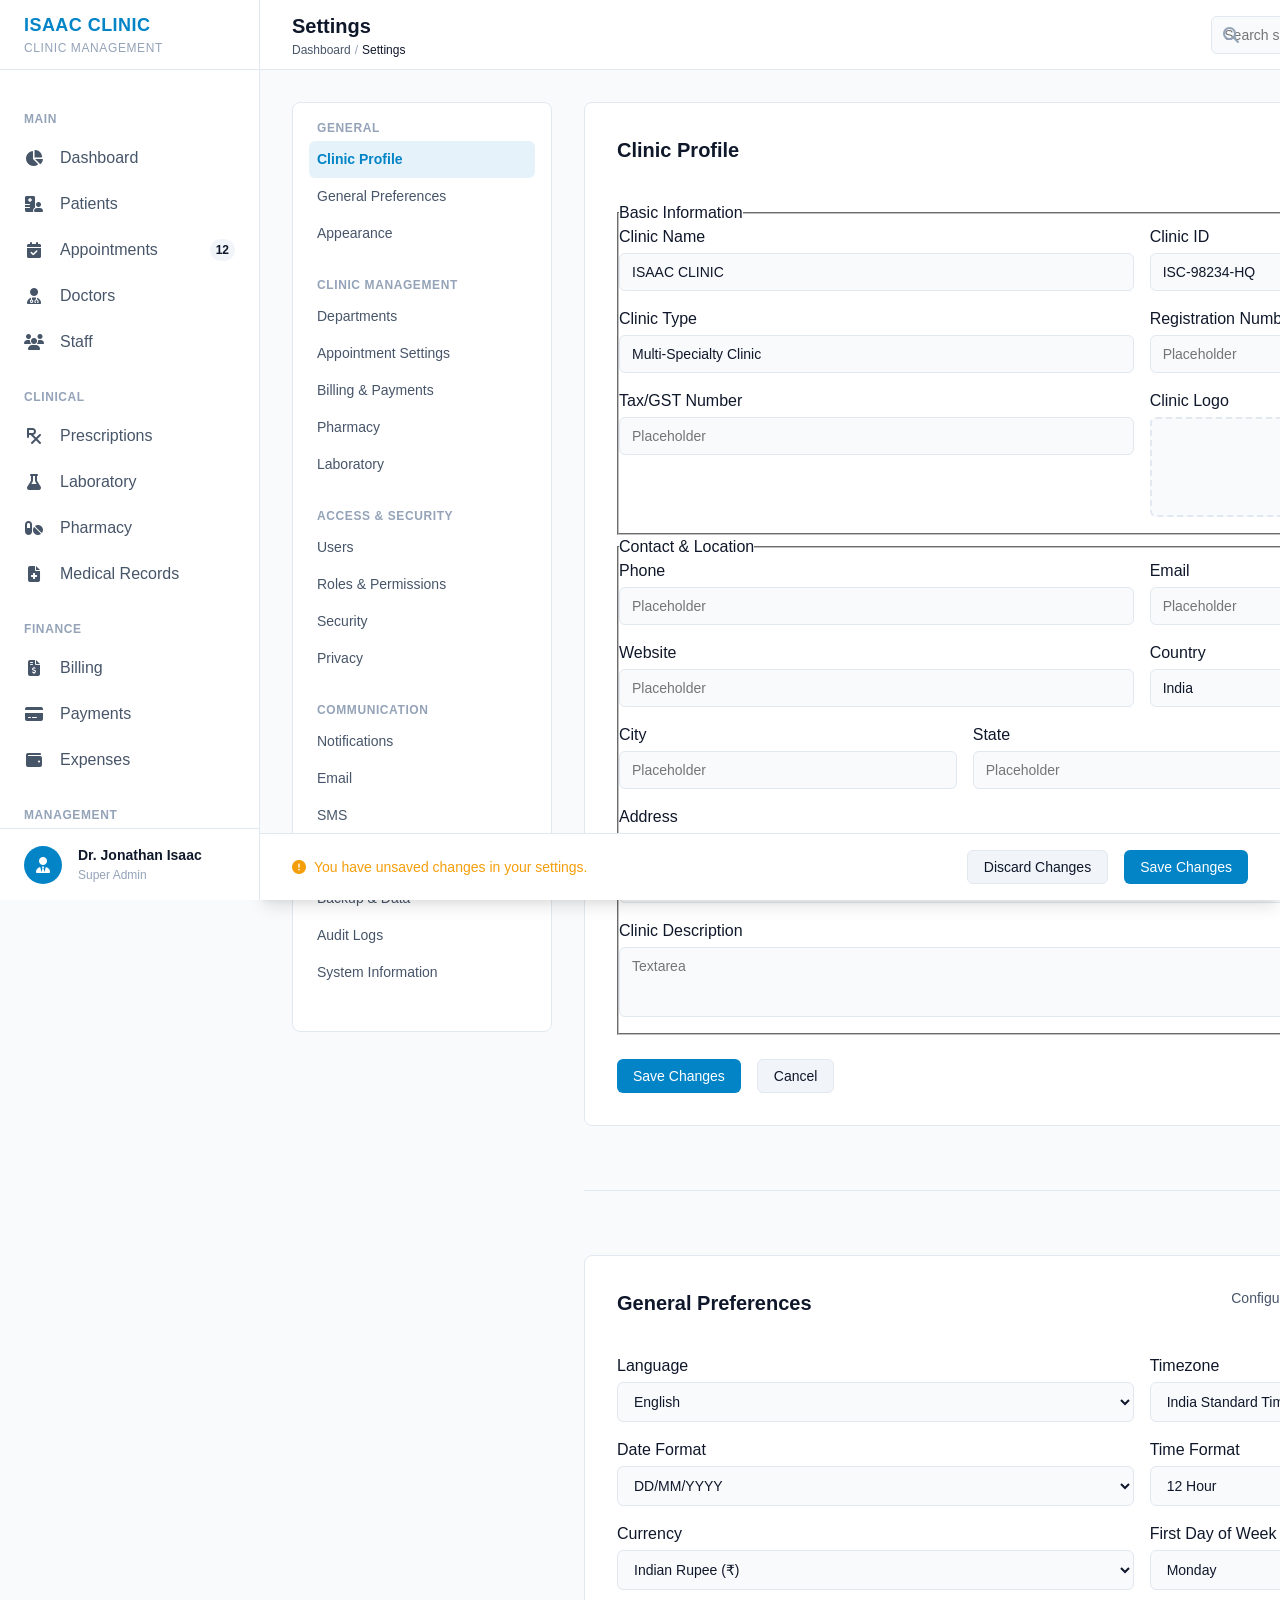
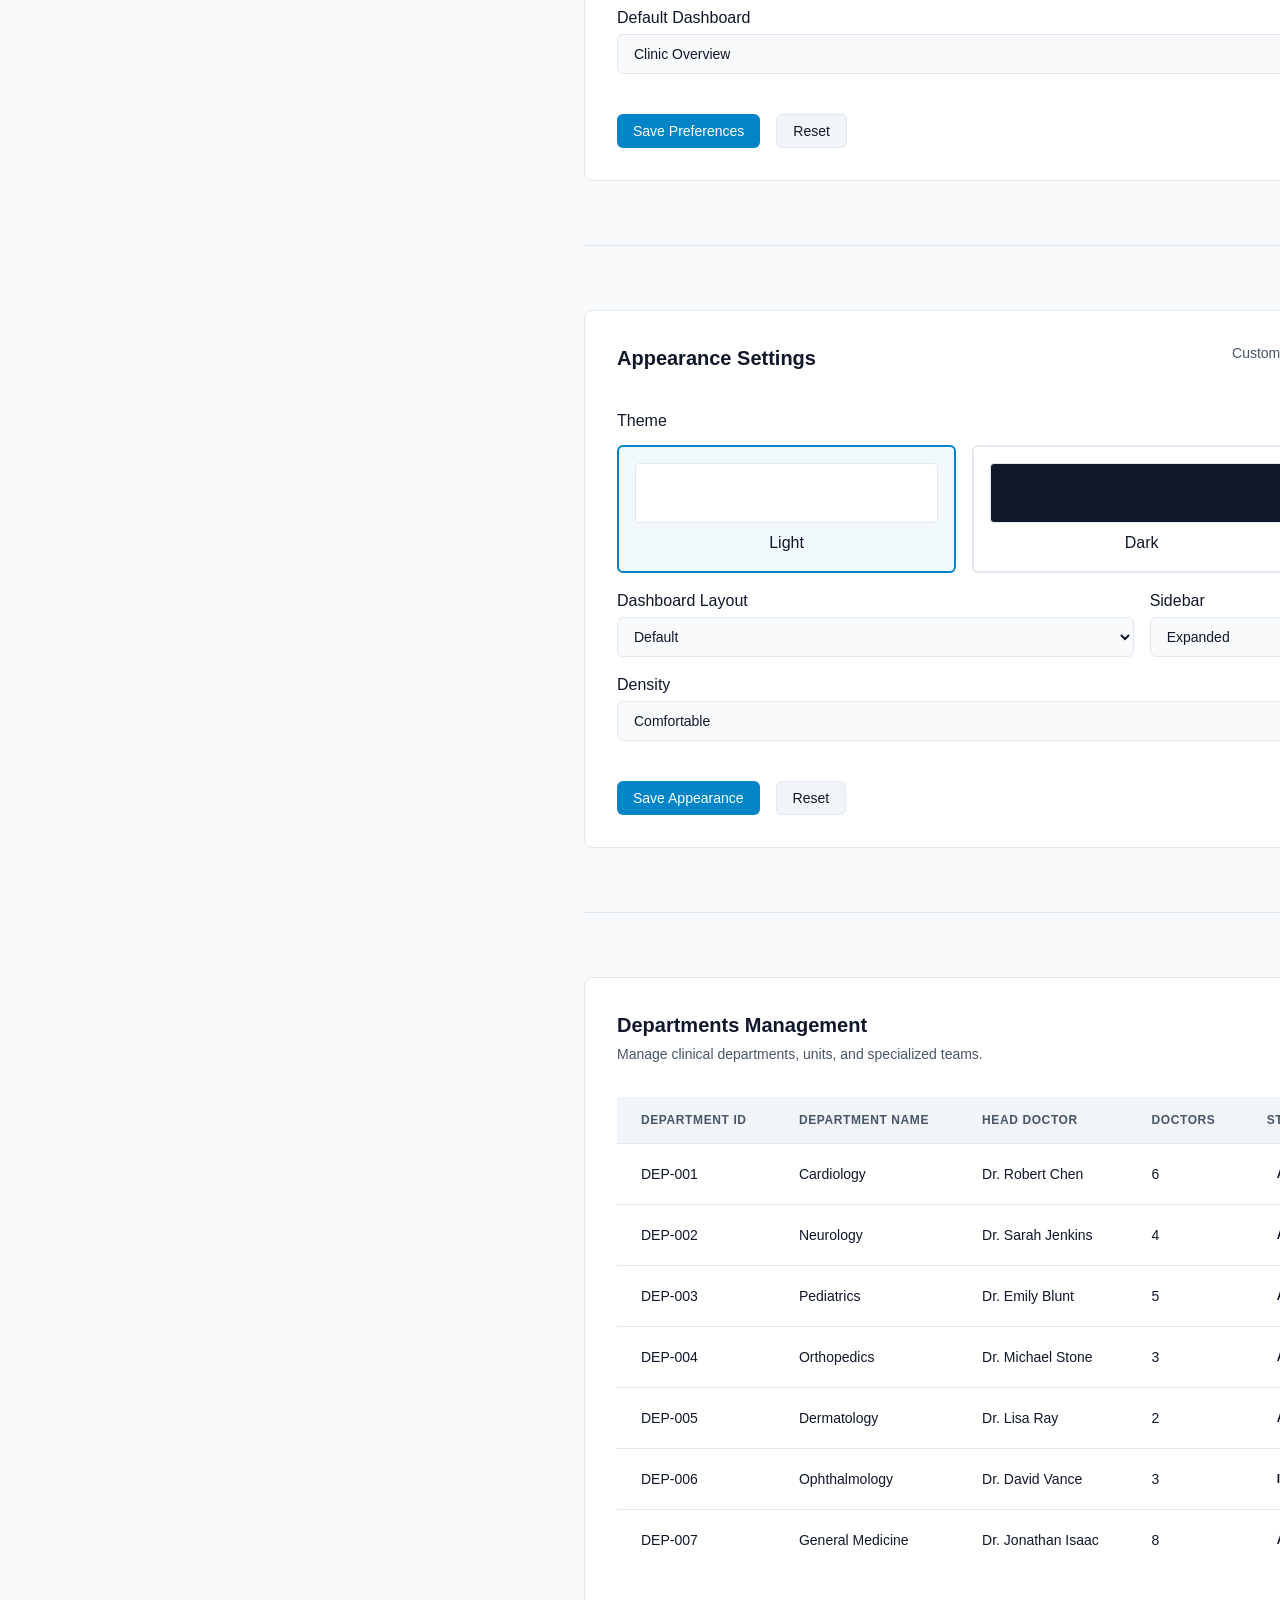
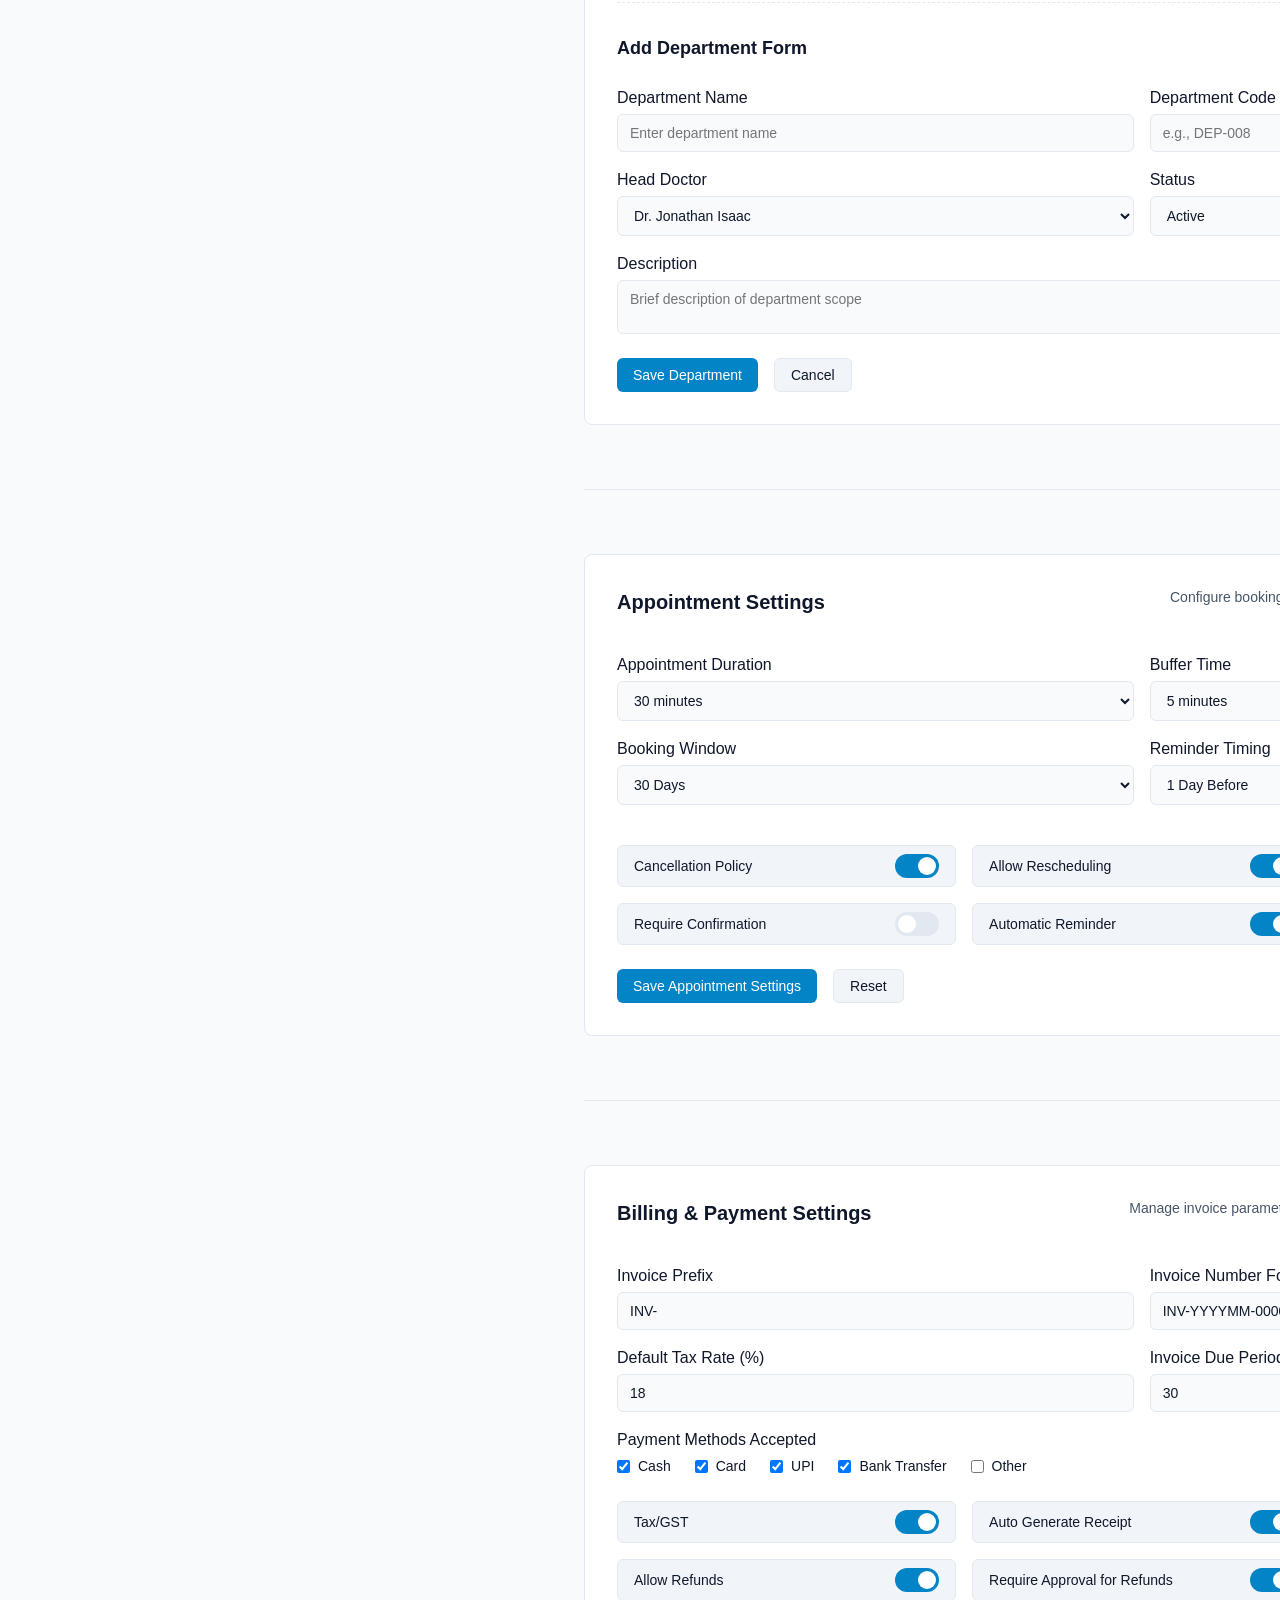
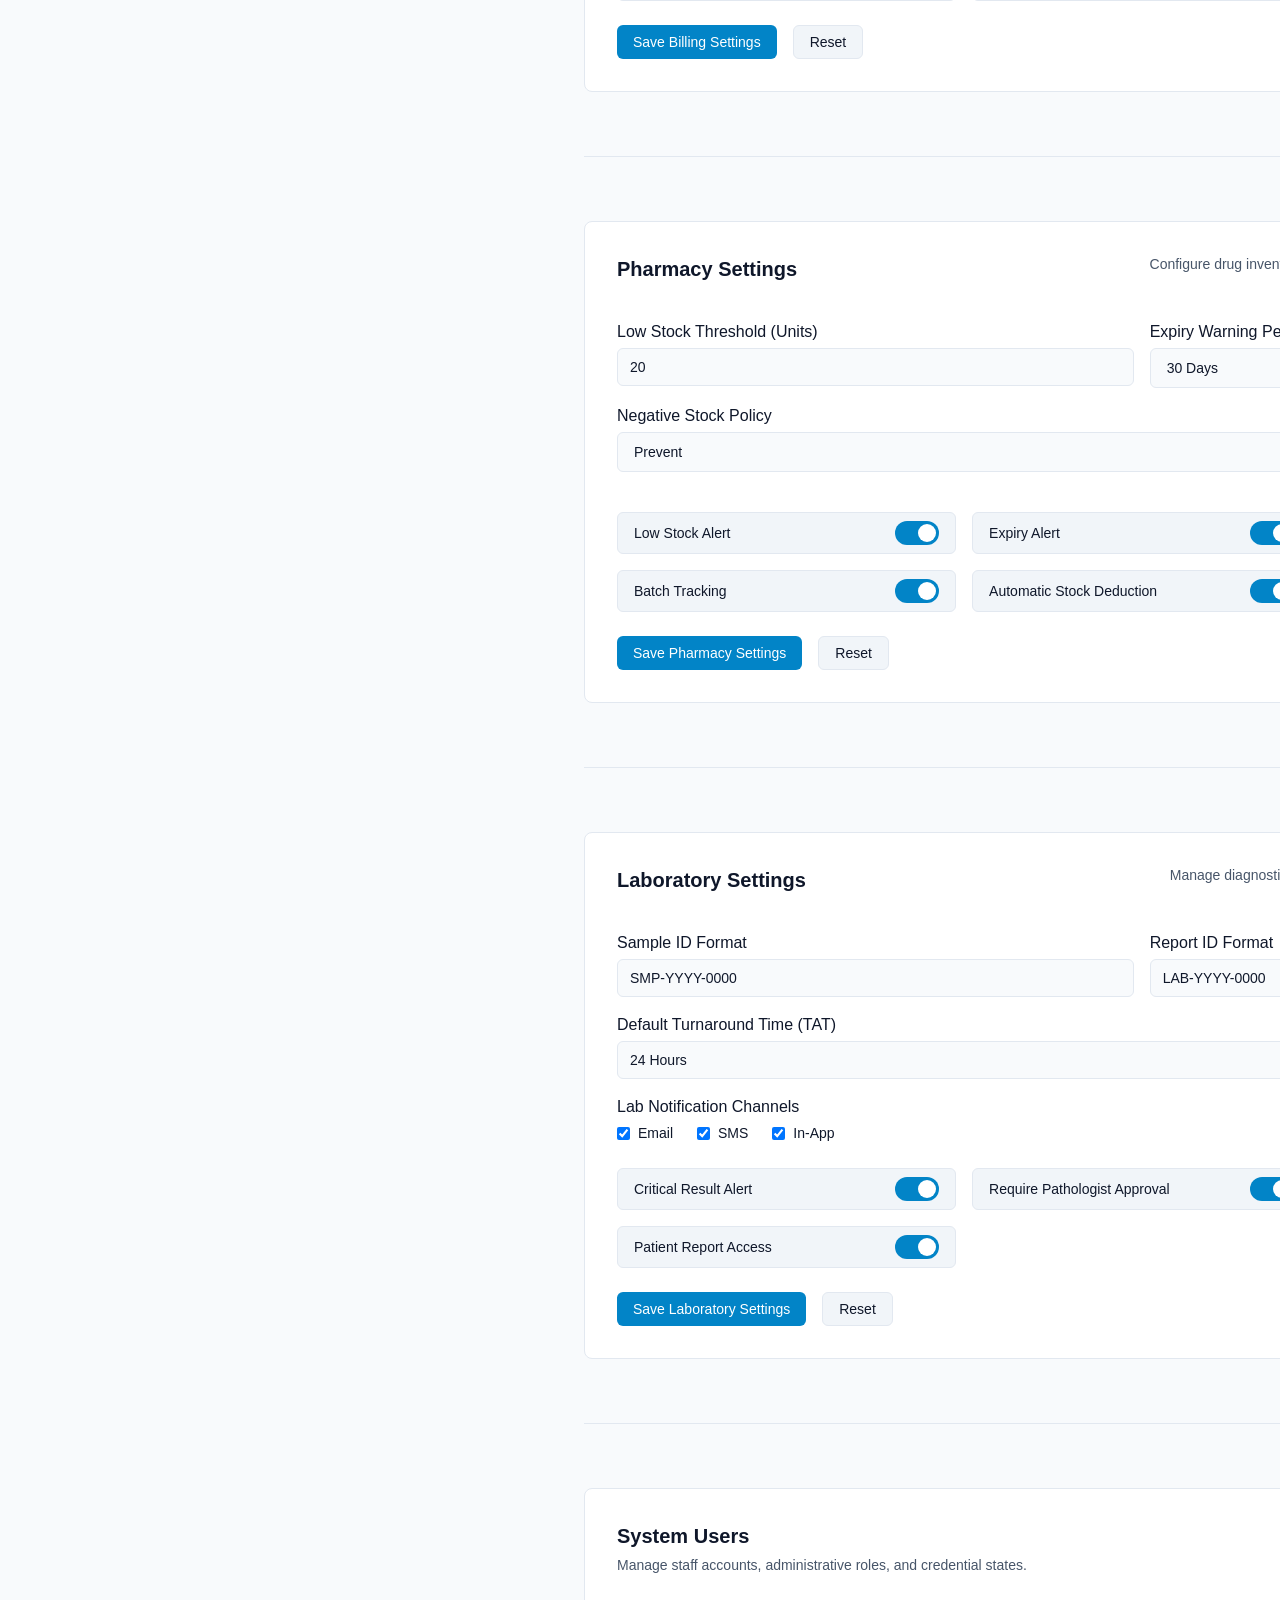
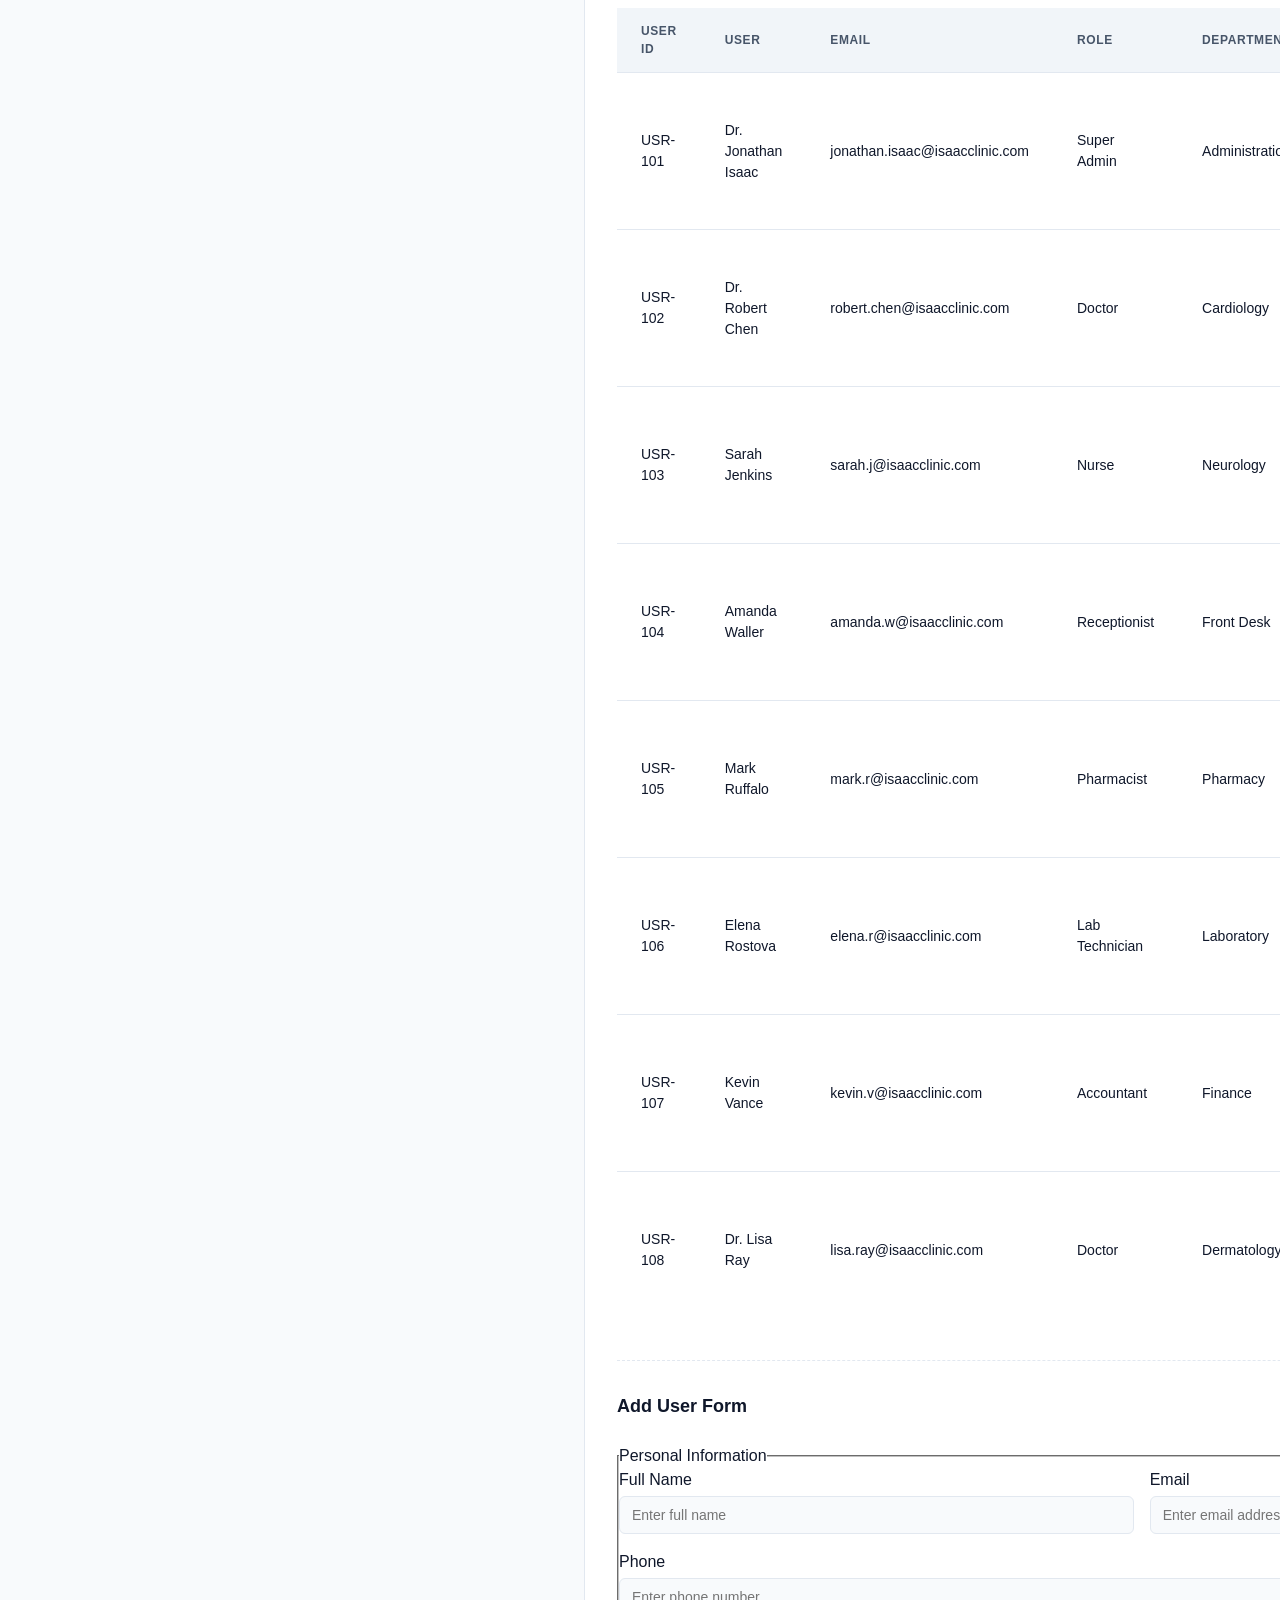
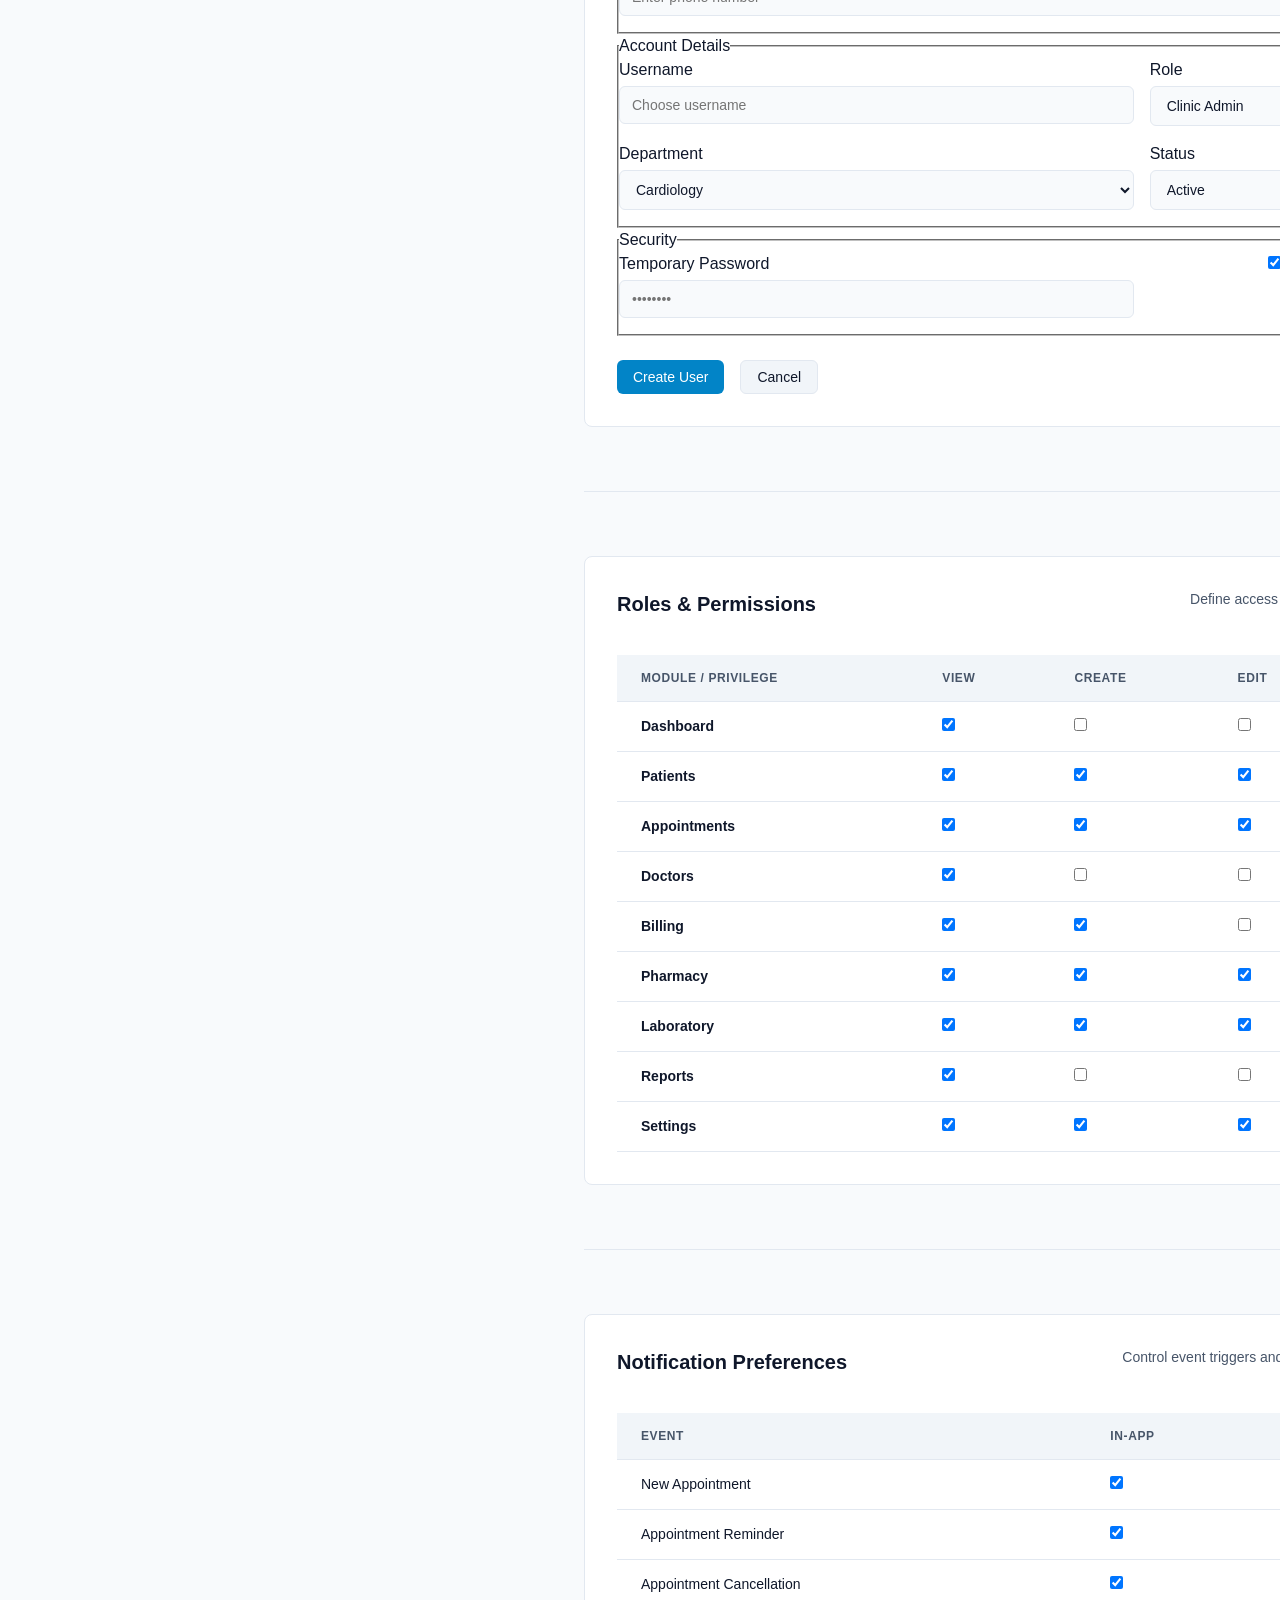
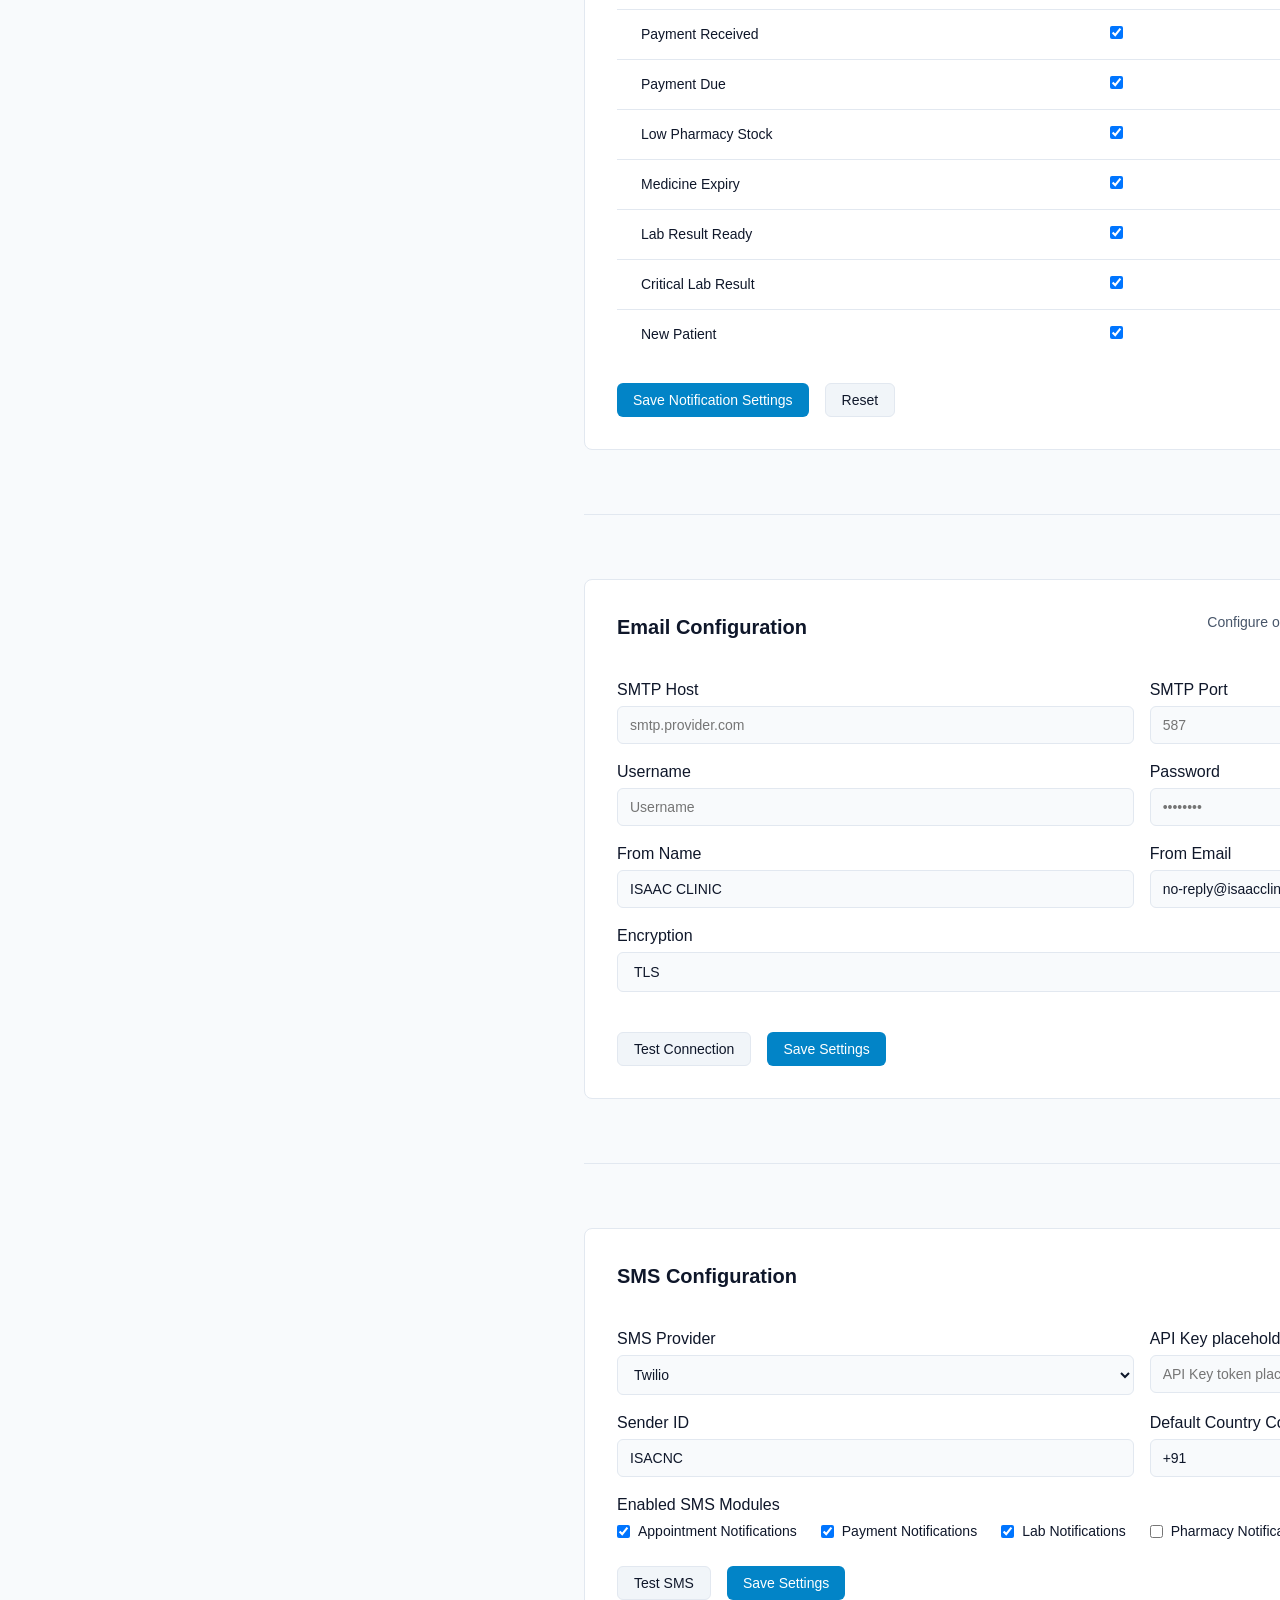
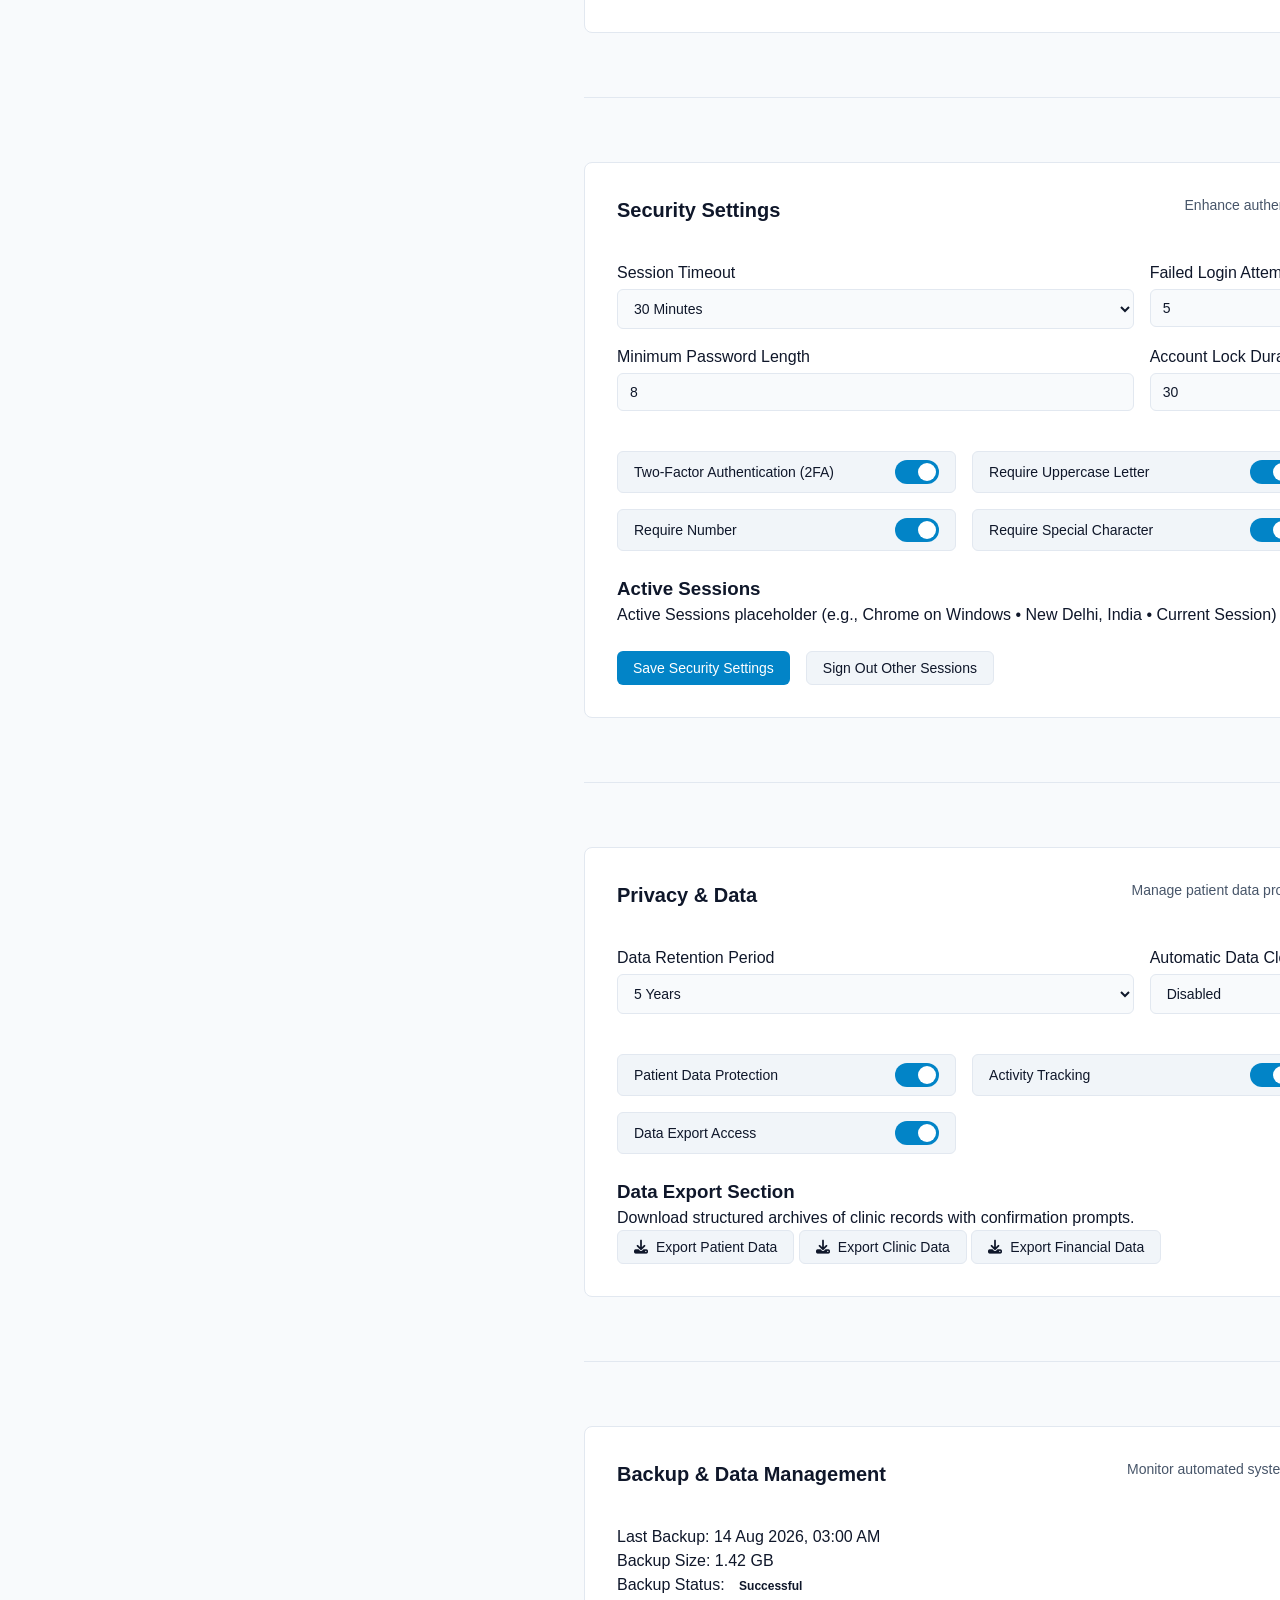
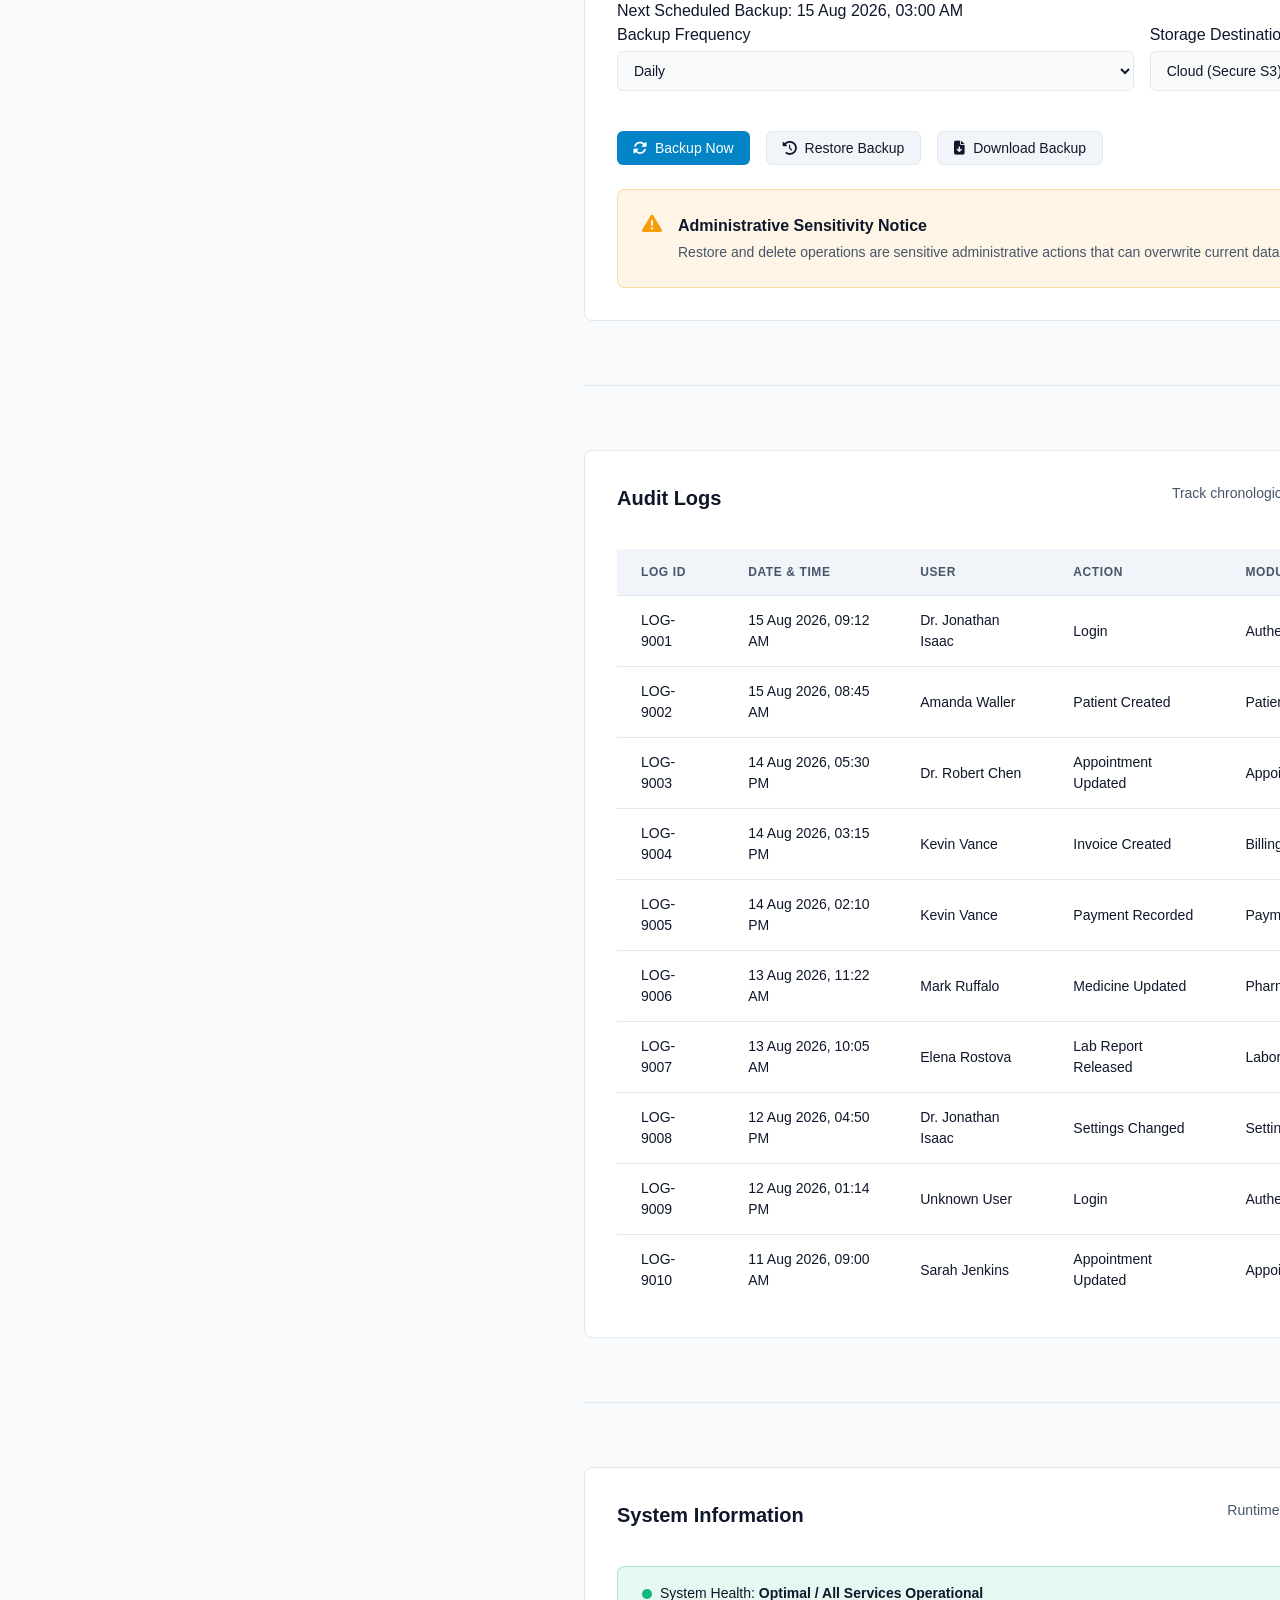
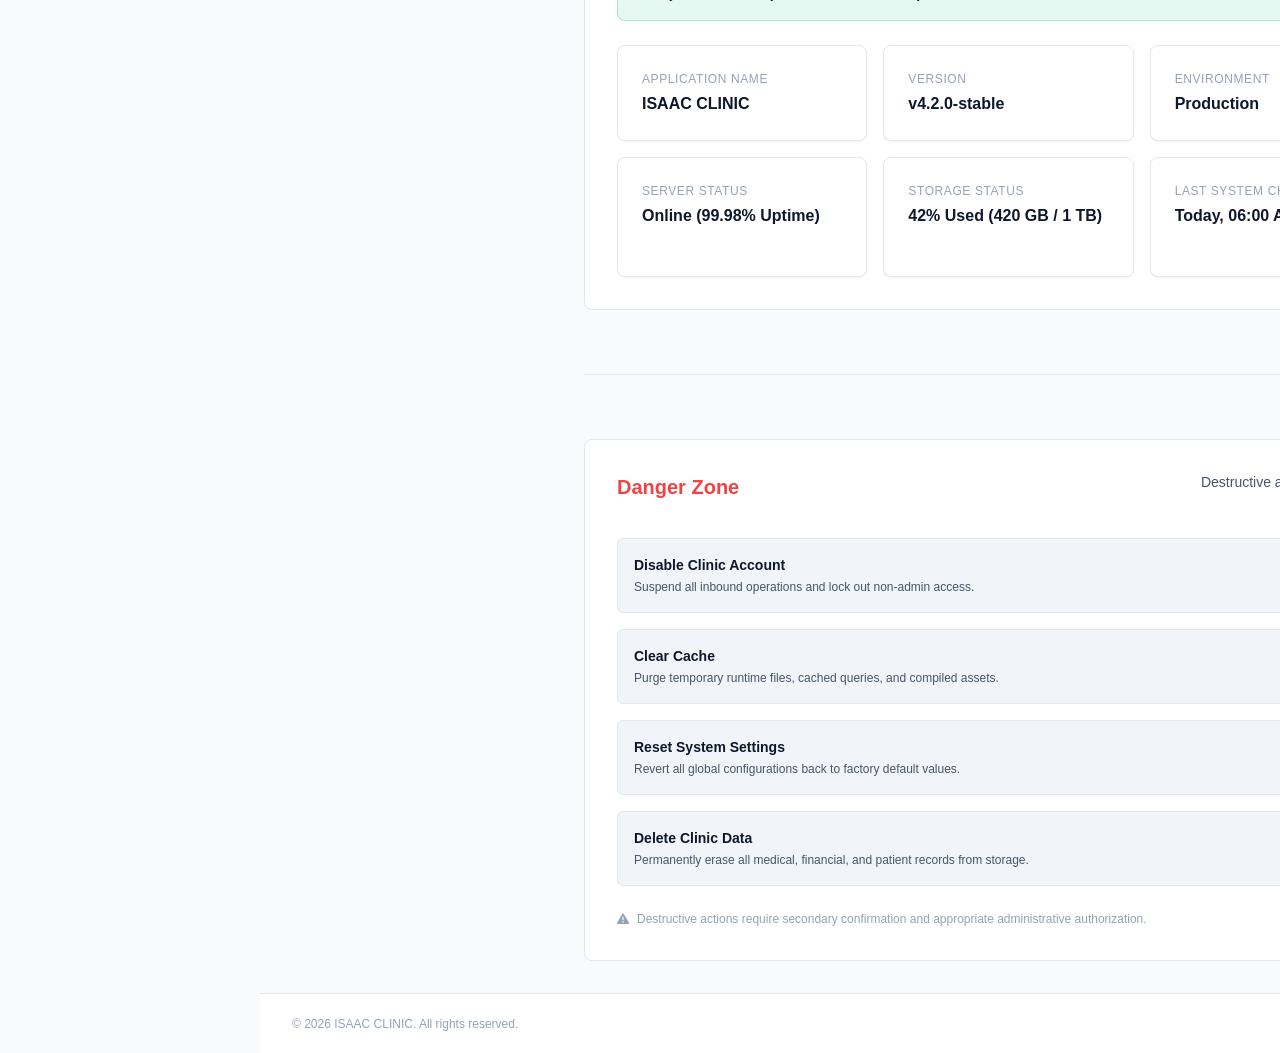
<file: settings.html>
<!DOCTYPE html>
<html lang="en">
<head>
    <meta charset="UTF-8">
    <meta name="viewport" content="width=device-width, initial-scale=1.0">
    <title>Settings & System Configuration - ISAAC CLINIC</title>
    <link rel="stylesheet" href="style.css">
    <!-- Lightweight CDN for Icons (FontAwesome) -->
    <link rel="stylesheet" href="https://cdnjs.cloudflare.com/ajax/libs/font-awesome/6.4.0/css/all.min.css">
</head>
<body class="isaac-clinic-body">

    <!-- APPLICATION SHELL -->
    <div class="app-shell">

        <!-- SIDEBAR -->
        <aside class="sidebar" aria-label="Main Navigation">
            <div class="sidebar-brand">
                <h2>ISAAC CLINIC</h2>
                <span class="brand-subtitle">Clinic Management</span>
            </div>
            
            <nav class="sidebar-nav">
                <div class="nav-category">MAIN</div>
                <ul>
                    <li><a href="dashboard.html" class="nav-link"><i class="fa-solid fa-chart-pie"></i> Dashboard</a></li>
                    <li><a href="patients.html" class="nav-link"><i class="fa-solid fa-hospital-user"></i> Patients</a></li>
                    <li><a href="appointments.html" class="nav-link"><i class="fa-solid fa-calendar-check"></i> Appointments <span class="badge">12</span></a></li>
                    <li><a href="doctors.html" class="nav-link"><i class="fa-solid fa-user-doctor"></i> Doctors</a></li>
                    <li><a href="staff.html" class="nav-link"><i class="fa-solid fa-users"></i> Staff</a></li>
                </ul>

                <div class="nav-category">CLINICAL</div>
                <ul>
                    <li><a href="prescriptions.html" class="nav-link"><i class="fa-solid fa-prescription"></i> Prescriptions</a></li>
                    <li><a href="laboratory.html" class="nav-link"><i class="fa-solid fa-flask"></i> Laboratory</a></li>
                    <li><a href="pharmacy.html" class="nav-link"><i class="fa-solid fa-pills"></i> Pharmacy</a></li>
                    <li><a href="medical-records.html" class="nav-link"><i class="fa-solid fa-file-medical"></i> Medical Records</a></li>
                </ul>

                <div class="nav-category">FINANCE</div>
                <ul>
                    <li><a href="billing.html" class="nav-link"><i class="fa-solid fa-file-invoice-dollar"></i> Billing</a></li>
                    <li><a href="payments.html" class="nav-link"><i class="fa-solid fa-credit-card"></i> Payments</a></li>
                    <li><a href="expenses.html" class="nav-link"><i class="fa-solid fa-wallet"></i> Expenses</a></li>
                </ul>

                <div class="nav-category">MANAGEMENT</div>
                <ul>
                    <li><a href="reports.html" class="nav-link"><i class="fa-solid fa-chart-line"></i> Reports</a></li>
                    <li><a href="settings.html" class="nav-link active" aria-current="page"><i class="fa-solid fa-gear"></i> Settings</a></li>
                </ul>
            </nav>

            <div class="sidebar-footer">
                <div class="user-profile-mini">
                    <div class="user-avatar-placeholder">
                        <i class="fa-solid fa-user-tie"></i>
                    </div>
                    <div class="user-info">
                        <span class="user-name">Dr. Jonathan Isaac</span>
                        <span class="user-role">Super Admin</span>
                    </div>
                </div>
            </div>
        </aside>

        <!-- MAIN WRAPPER -->
        <div class="main-wrapper">

            <!-- TOP HEADER -->
            <header class="top-header">
                <div class="header-left">
                    <button class="sidebar-toggle" aria-label="Toggle Sidebar">
                        <i class="fa-solid fa-bars"></i>
                    </button>
                    <div class="page-title-breadcrumb">
                        <h1>Settings</h1>
                        <nav aria-label="breadcrumb">
                            <ol class="breadcrumb">
                                <li><a href="dashboard.html">Dashboard</a></li>
                                <li class="separator">/</li>
                                <li class="active" aria-current="page">Settings</li>
                            </ol>
                        </nav>
                    </div>
                </div>

                <div class="header-right">
                    <div class="search-settings-container">
                        <i class="fa-solid fa-magnifying-glass"></i>
                        <input type="search" placeholder="Search settings..." aria-label="Search settings">
                    </div>
                    <button class="notification-btn" aria-label="View Notifications">
                        <i class="fa-regular fa-bell"></i>
                        <span class="notification-badge">3</span>
                    </button>
                    <div class="header-user-profile">
                        <div class="user-avatar">
                            <i class="fa-solid fa-user"></i>
                        </div>
                        <div class="user-meta">
                            <span class="user-name">Dr. Jonathan Isaac</span>
                            <span class="user-role">Super Admin</span>
                        </div>
                    </div>
                </div>
            </header>

            <!-- MAIN CONTENT AREA -->
            <main class="main-content">

                <!-- SETTINGS LAYOUT (TWO-COLUMN) -->
                <div class="settings-layout">

                    <!-- LEFT SETTINGS NAVIGATION -->
                    <nav class="settings-sidebar-nav" aria-label="Settings Sections">
                        <div class="settings-nav-group">
                            <span class="settings-nav-title">GENERAL</span>
                            <ul>
                                <li><a href="#clinic-profile" class="settings-nav-link active">Clinic Profile</a></li>
                                <li><a href="#general-preferences" class="settings-nav-link">General Preferences</a></li>
                                <li><a href="#appearance" class="settings-nav-link">Appearance</a></li>
                            </ul>
                        </div>

                        <div class="settings-nav-group">
                            <span class="settings-nav-title">CLINIC MANAGEMENT</span>
                            <ul>
                                <li><a href="#departments" class="settings-nav-link">Departments</a></li>
                                <li><a href="#appointment-settings" class="settings-nav-link">Appointment Settings</a></li>
                                <li><a href="#billing-payments" class="settings-nav-link">Billing & Payments</a></li>
                                <li><a href="#pharmacy" class="settings-nav-link">Pharmacy</a></li>
                                <li><a href="#laboratory" class="settings-nav-link">Laboratory</a></li>
                            </ul>
                        </div>

                        <div class="settings-nav-group">
                            <span class="settings-nav-title">ACCESS & SECURITY</span>
                            <ul>
                                <li><a href="#users-management" class="settings-nav-link">Users</a></li>
                                <li><a href="#roles-permissions" class="settings-nav-link">Roles & Permissions</a></li>
                                <li><a href="#security" class="settings-nav-link">Security</a></li>
                                <li><a href="#privacy" class="settings-nav-link">Privacy</a></li>
                            </ul>
                        </div>

                        <div class="settings-nav-group">
                            <span class="settings-nav-title">COMMUNICATION</span>
                            <ul>
                                <li><a href="#notifications" class="settings-nav-link">Notifications</a></li>
                                <li><a href="#email-settings" class="settings-nav-link">Email</a></li>
                                <li><a href="#sms-settings" class="settings-nav-link">SMS</a></li>
                            </ul>
                        </div>

                        <div class="settings-nav-group">
                            <span class="settings-nav-title">SYSTEM</span>
                            <ul>
                                <li><a href="#backup-data" class="settings-nav-link">Backup & Data</a></li>
                                <li><a href="#audit-logs" class="settings-nav-link">Audit Logs</a></li>
                                <li><a href="#system-information" class="settings-nav-link">System Information</a></li>
                            </ul>
                        </div>
                    </nav>

                    <!-- RIGHT CONTENT AREA -->
                    <div class="settings-content-area">

                        <!-- CLINIC PROFILE -->
                        <section id="clinic-profile" class="settings-section">
                            <div class="section-header">
                                <h2>Clinic Profile</h2>
                                <p>Manage your core clinic details and public identification data.</p>
                            </div>
                            <form class="settings-form">
                                <fieldset>
                                    <legend>Basic Information</legend>
                                    <div class="form-row">
                                        <div class="form-group">
                                            <label for="clinic-name">Clinic Name</label>
                                            <input type="text" id="clinic-name" value="ISAAC CLINIC">
                                        </div>
                                        <div class="form-group">
                                            <label for="clinic-id">Clinic ID</label>
                                            <input type="text" id="clinic-id" value="ISC-98234-HQ" placeholder="Placeholder" readonly>
                                        </div>
                                    </div>
                                    <div class="form-row">
                                        <div class="form-group">
                                            <label for="clinic-type">Clinic Type</label>
                                            <input type="text" id="clinic-type" value="Multi-Specialty Clinic">
                                        </div>
                                        <div class="form-group">
                                            <label for="registration-number">Registration Number</label>
                                            <input type="text" id="registration-number" placeholder="Placeholder">
                                        </div>
                                    </div>
                                    <div class="form-row">
                                        <div class="form-group">
                                            <label for="tax-gst-number">Tax/GST Number</label>
                                            <input type="text" id="tax-gst-number" placeholder="Placeholder">
                                        </div>
                                        <div class="form-group">
                                            <label for="clinic-logo">Clinic Logo</label>
                                            <div class="file-upload-placeholder">
                                                <i class="fa-solid fa-cloud-arrow-up"></i>
                                                <span>Image/upload placeholder</span>
                                            </div>
                                        </div>
                                    </div>
                                </fieldset>

                                <fieldset>
                                    <legend>Contact & Location</legend>
                                    <div class="form-row">
                                        <div class="form-group">
                                            <label for="clinic-phone">Phone</label>
                                            <input type="tel" id="clinic-phone" placeholder="Placeholder">
                                        </div>
                                        <div class="form-group">
                                            <label for="clinic-email">Email</label>
                                            <input type="email" id="clinic-email" placeholder="Placeholder">
                                        </div>
                                    </div>
                                    <div class="form-row">
                                        <div class="form-group">
                                            <label for="clinic-website">Website</label>
                                            <input type="url" id="clinic-website" placeholder="Placeholder">
                                        </div>
                                        <div class="form-group">
                                            <label for="clinic-country">Country</label>
                                            <input type="text" id="clinic-country" value="India">
                                        </div>
                                    </div>
                                    <div class="form-row">
                                        <div class="form-group">
                                            <label for="clinic-city">City</label>
                                            <input type="text" id="clinic-city" placeholder="Placeholder">
                                        </div>
                                        <div class="form-group">
                                            <label for="clinic-state">State</label>
                                            <input type="text" id="clinic-state" placeholder="Placeholder">
                                        </div>
                                        <div class="form-group">
                                            <label for="postal-code">Postal Code</label>
                                            <input type="text" id="postal-code" placeholder="Placeholder">
                                        </div>
                                    </div>
                                    <div class="form-group full-width">
                                        <label for="clinic-address">Address</label>
                                        <textarea id="clinic-address" rows="3" placeholder="Textarea"></textarea>
                                    </div>
                                    <div class="form-group full-width">
                                        <label for="clinic-description">Clinic Description</label>
                                        <textarea id="clinic-description" rows="3" placeholder="Textarea"></textarea>
                                    </div>
                                </fieldset>

                                <div class="form-actions">
                                    <button type="button" class="btn btn-primary">Save Changes</button>
                                    <button type="button" class="btn btn-secondary">Cancel</button>
                                </div>
                            </form>
                        </section>

                        <hr class="section-divider">

                        <!-- GENERAL PREFERENCES -->
                        <section id="general-preferences" class="settings-section">
                            <div class="section-header">
                                <h2>General Preferences</h2>
                                <p>Configure global system standards, date-time setups, and localization.</p>
                            </div>
                            <form class="settings-form">
                                <div class="form-row">
                                    <div class="form-group">
                                        <label for="pref-language">Language</label>
                                        <select id="pref-language">
                                            <option selected>English</option>
                                            <option>Hindi</option>
                                        </select>
                                    </div>
                                    <div class="form-group">
                                        <label for="pref-timezone">Timezone</label>
                                        <select id="pref-timezone">
                                            <option selected>India Standard Time</option>
                                        </select>
                                    </div>
                                </div>
                                <div class="form-row">
                                    <div class="form-group">
                                        <label for="pref-date-format">Date Format</label>
                                        <select id="pref-date-format">
                                            <option selected>DD/MM/YYYY</option>
                                            <option>MM/DD/YYYY</option>
                                        </select>
                                    </div>
                                    <div class="form-group">
                                        <label for="pref-time-format">Time Format</label>
                                        <select id="pref-time-format">
                                            <option selected>12 Hour</option>
                                            <option>24 Hour</option>
                                        </select>
                                    </div>
                                </div>
                                <div class="form-row">
                                    <div class="form-group">
                                        <label for="pref-currency">Currency</label>
                                        <select id="pref-currency">
                                            <option selected>Indian Rupee (₹)</option>
                                        </select>
                                    </div>
                                    <div class="form-group">
                                        <label for="pref-first-day">First Day of Week</label>
                                        <select id="pref-first-day">
                                            <option selected>Monday</option>
                                            <option>Sunday</option>
                                        </select>
                                    </div>
                                </div>
                                <div class="form-row">
                                    <div class="form-group full-width">
                                        <label for="pref-default-dashboard">Default Dashboard</label>
                                        <select id="pref-default-dashboard">
                                            <option selected>Clinic Overview</option>
                                            <option>Appointments</option>
                                            <option>Reports</option>
                                        </select>
                                    </div>
                                </div>
                                <div class="form-actions">
                                    <button type="button" class="btn btn-primary">Save Preferences</button>
                                    <button type="button" class="btn btn-secondary">Reset</button>
                                </div>
                            </form>
                        </section>

                        <hr class="section-divider">

                        <!-- APPEARANCE SETTINGS -->
                        <section id="appearance" class="settings-section">
                            <div class="section-header">
                                <h2>Appearance Settings</h2>
                                <p>Customize the visual interface and layout structure of your dashboard.</p>
                            </div>
                            <form class="settings-form">
                                <div class="form-group">
                                    <label>Theme</label>
                                    <div class="preview-cards-grid">
                                        <div class="preview-card selected">
                                            <div class="preview-box light"></div>
                                            <span>Light</span>
                                        </div>
                                        <div class="preview-card">
                                            <div class="preview-box dark"></div>
                                            <span>Dark</span>
                                        </div>
                                        <div class="preview-card">
                                            <div class="preview-box system"></div>
                                            <span>System Default</span>
                                        </div>
                                    </div>
                                </div>
                                <div class="form-row">
                                    <div class="form-group">
                                        <label for="app-layout">Dashboard Layout</label>
                                        <select id="app-layout">
                                            <option selected>Default</option>
                                            <option>Compact</option>
                                            <option>Comfortable</option>
                                        </select>
                                    </div>
                                    <div class="form-group">
                                        <label for="app-sidebar">Sidebar</label>
                                        <select id="app-sidebar">
                                            <option selected>Expanded</option>
                                            <option>Collapsed</option>
                                        </select>
                                    </div>
                                </div>
                                <div class="form-row">
                                    <div class="form-group full-width">
                                        <label for="app-density">Density</label>
                                        <select id="app-density">
                                            <option selected>Comfortable</option>
                                            <option>Compact</option>
                                        </select>
                                    </div>
                                </div>
                                <div class="form-actions">
                                    <button type="button" class="btn btn-primary">Save Appearance</button>
                                    <button type="button" class="btn btn-secondary">Reset</button>
                                </div>
                            </form>
                        </section>

                        <hr class="section-divider">

                        <!-- DEPARTMENT SETTINGS -->
                        <section id="departments" class="settings-section">
                            <div class="section-header">
                                <div class="header-action-row">
                                    <div>
                                        <h2>Departments Management</h2>
                                        <p>Manage clinical departments, units, and specialized teams.</p>
                                    </div>
                                    <button type="button" class="btn btn-primary"><i class="fa-solid fa-plus"></i> Add Department</button>
                                </div>
                            </div>

                            <div class="table-responsive">
                                <table class="data-table">
                                    <thead>
                                        <tr>
                                            <th>Department ID</th>
                                            <th>Department Name</th>
                                            <th>Head Doctor</th>
                                            <th>Doctors</th>
                                            <th>Status</th>
                                            <th>Created Date</th>
                                            <th>Actions</th>
                                        </tr>
                                    </thead>
                                    <tbody>
                                        <tr>
                                            <td>DEP-001</td>
                                            <td>Cardiology</td>
                                            <td>Dr. Robert Chen</td>
                                            <td>6</td>
                                            <td><span class="status-badge active">Active</span></td>
                                            <td>12/01/2024</td>
                                            <td>
                                                <button class="action-icon-btn" title="Edit"><i class="fa-solid fa-pen-to-square"></i></button>
                                                <button class="action-icon-btn" title="View"><i class="fa-solid fa-eye"></i></button>
                                                <button class="action-icon-btn danger" title="Disable"><i class="fa-solid fa-ban"></i></button>
                                            </td>
                                        </tr>
                                        <tr>
                                            <td>DEP-002</td>
                                            <td>Neurology</td>
                                            <td>Dr. Sarah Jenkins</td>
                                            <td>4</td>
                                            <td><span class="status-badge active">Active</span></td>
                                            <td>15/01/2024</td>
                                            <td>
                                                <button class="action-icon-btn" title="Edit"><i class="fa-solid fa-pen-to-square"></i></button>
                                                <button class="action-icon-btn" title="View"><i class="fa-solid fa-eye"></i></button>
                                                <button class="action-icon-btn danger" title="Disable"><i class="fa-solid fa-ban"></i></button>
                                            </td>
                                        </tr>
                                        <tr>
                                            <td>DEP-003</td>
                                            <td>Pediatrics</td>
                                            <td>Dr. Emily Blunt</td>
                                            <td>5</td>
                                            <td><span class="status-badge active">Active</span></td>
                                            <td>20/01/2024</td>
                                            <td>
                                                <button class="action-icon-btn" title="Edit"><i class="fa-solid fa-pen-to-square"></i></button>
                                                <button class="action-icon-btn" title="View"><i class="fa-solid fa-eye"></i></button>
                                                <button class="action-icon-btn danger" title="Disable"><i class="fa-solid fa-ban"></i></button>
                                            </td>
                                        </tr>
                                        <tr>
                                            <td>DEP-004</td>
                                            <td>Orthopedics</td>
                                            <td>Dr. Michael Stone</td>
                                            <td>3</td>
                                            <td><span class="status-badge active">Active</span></td>
                                            <td>01/02/2024</td>
                                            <td>
                                                <button class="action-icon-btn" title="Edit"><i class="fa-solid fa-pen-to-square"></i></button>
                                                <button class="action-icon-btn" title="View"><i class="fa-solid fa-eye"></i></button>
                                                <button class="action-icon-btn danger" title="Disable"><i class="fa-solid fa-ban"></i></button>
                                            </td>
                                        </tr>
                                        <tr>
                                            <td>DEP-005</td>
                                            <td>Dermatology</td>
                                            <td>Dr. Lisa Ray</td>
                                            <td>2</td>
                                            <td><span class="status-badge active">Active</span></td>
                                            <td>10/02/2024</td>
                                            <td>
                                                <button class="action-icon-btn" title="Edit"><i class="fa-solid fa-pen-to-square"></i></button>
                                                <button class="action-icon-btn" title="View"><i class="fa-solid fa-eye"></i></button>
                                                <button class="action-icon-btn danger" title="Disable"><i class="fa-solid fa-ban"></i></button>
                                            </td>
                                        </tr>
                                        <tr>
                                            <td>DEP-006</td>
                                            <td>Ophthalmology</td>
                                            <td>Dr. David Vance</td>
                                            <td>3</td>
                                            <td><span class="status-badge inactive">Inactive</span></td>
                                            <td>18/02/2024</td>
                                            <td>
                                                <button class="action-icon-btn" title="Edit"><i class="fa-solid fa-pen-to-square"></i></button>
                                                <button class="action-icon-btn" title="View"><i class="fa-solid fa-eye"></i></button>
                                                <button class="action-icon-btn danger" title="Disable"><i class="fa-solid fa-ban"></i></button>
                                            </td>
                                        </tr>
                                        <tr>
                                            <td>DEP-007</td>
                                            <td>General Medicine</td>
                                            <td>Dr. Jonathan Isaac</td>
                                            <td>8</td>
                                            <td><span class="status-badge active">Active</span></td>
                                            <td>05/03/2024</td>
                                            <td>
                                                <button class="action-icon-btn" title="Edit"><i class="fa-solid fa-pen-to-square"></i></button>
                                                <button class="action-icon-btn" title="View"><i class="fa-solid fa-eye"></i></button>
                                                <button class="action-icon-btn danger" title="Disable"><i class="fa-solid fa-ban"></i></button>
                                            </td>
                                        </tr>
                                    </tbody>
                                </table>
                            </div>

                            <!-- Add Department Structural Form -->
                            <div class="sub-form-container">
                                <h3>Add Department Form</h3>
                                <form class="settings-form">
                                    <div class="form-row">
                                        <div class="form-group">
                                            <label for="new-dept-name">Department Name</label>
                                            <input type="text" id="new-dept-name" placeholder="Enter department name">
                                        </div>
                                        <div class="form-group">
                                            <label for="new-dept-code">Department Code</label>
                                            <input type="text" id="new-dept-code" placeholder="e.g., DEP-008">
                                        </div>
                                    </div>
                                    <div class="form-row">
                                        <div class="form-group">
                                            <label for="new-dept-head">Head Doctor</label>
                                            <select id="new-dept-head">
                                                <option>Dr. Jonathan Isaac</option>
                                                <option>Dr. Robert Chen</option>
                                                <option>Dr. Sarah Jenkins</option>
                                            </select>
                                        </div>
                                        <div class="form-group">
                                            <label for="new-dept-status">Status</label>
                                            <select id="new-dept-status">
                                                <option selected>Active</option>
                                                <option>Inactive</option>
                                            </select>
                                        </div>
                                    </div>
                                    <div class="form-group full-width">
                                        <label for="new-dept-desc">Description</label>
                                        <textarea id="new-dept-desc" rows="2" placeholder="Brief description of department scope"></textarea>
                                    </div>
                                    <div class="form-actions">
                                        <button type="button" class="btn btn-primary">Save Department</button>
                                        <button type="button" class="btn btn-secondary">Cancel</button>
                                    </div>
                                </form>
                            </div>
                        </section>

                        <hr class="section-divider">

                        <!-- APPOINTMENT SETTINGS -->
                        <section id="appointment-settings" class="settings-section">
                            <div class="section-header">
                                <h2>Appointment Settings</h2>
                                <p>Configure booking rules, durations, time buffers, and patient scheduling policies.</p>
                            </div>
                            <form class="settings-form">
                                <div class="form-row">
                                    <div class="form-group">
                                        <label for="apt-duration">Appointment Duration</label>
                                        <select id="apt-duration">
                                            <option>15 minutes</option>
                                            <option selected>30 minutes</option>
                                            <option>45 minutes</option>
                                            <option>60 minutes</option>
                                        </select>
                                    </div>
                                    <div class="form-group">
                                        <label for="apt-buffer">Buffer Time</label>
                                        <select id="apt-buffer">
                                            <option>0</option>
                                            <option selected>5 minutes</option>
                                            <option>10 minutes</option>
                                            <option>15 minutes</option>
                                        </select>
                                    </div>
                                </div>
                                <div class="form-row">
                                    <div class="form-group">
                                        <label for="apt-window">Booking Window</label>
                                        <select id="apt-window">
                                            <option>Same Day</option>
                                            <option>7 Days</option>
                                            <option selected>30 Days</option>
                                            <option>90 Days</option>
                                        </select>
                                    </div>
                                    <div class="form-group">
                                        <label for="apt-reminder-timing">Reminder Timing</label>
                                        <select id="apt-reminder-timing">
                                            <option selected>1 Day Before</option>
                                            <option>2 Hours Before</option>
                                            <option>Custom</option>
                                        </select>
                                    </div>
                                </div>
                                <div class="form-toggles-grid">
                                    <div class="toggle-item">
                                        <span>Cancellation Policy</span>
                                        <label class="switch"><input type="checkbox" checked><span class="slider"></span></label>
                                    </div>
                                    <div class="toggle-item">
                                        <span>Allow Rescheduling</span>
                                        <label class="switch"><input type="checkbox" checked><span class="slider"></span></label>
                                    </div>
                                    <div class="toggle-item">
                                        <span>Allow Online Booking</span>
                                        <label class="switch"><input type="checkbox" checked><span class="slider"></span></label>
                                    </div>
                                    <div class="toggle-item">
                                        <span>Require Confirmation</span>
                                        <label class="switch"><input type="checkbox"><span class="slider"></span></label>
                                    </div>
                                    <div class="toggle-item">
                                        <span>Automatic Reminder</span>
                                        <label class="switch"><input type="checkbox" checked><span class="slider"></span></label>
                                    </div>
                                </div>
                                <div class="form-actions">
                                    <button type="button" class="btn btn-primary">Save Appointment Settings</button>
                                    <button type="button" class="btn btn-secondary">Reset</button>
                                </div>
                            </form>
                        </section>

                        <hr class="section-divider">

                        <!-- BILLING & PAYMENT SETTINGS -->
                        <section id="billing-payments" class="settings-section">
                            <div class="section-header">
                                <h2>Billing & Payment Settings</h2>
                                <p>Manage invoice parameters, taxation rules, accepted payment gateways, and receipts.</p>
                            </div>
                            <form class="settings-form">
                                <div class="form-row">
                                    <div class="form-group">
                                        <label for="invoice-prefix">Invoice Prefix</label>
                                        <input type="text" id="invoice-prefix" value="INV-" placeholder="Placeholder">
                                    </div>
                                    <div class="form-group">
                                        <label for="invoice-format">Invoice Number Format</label>
                                        <input type="text" id="invoice-format" value="INV-YYYYMM-0000" placeholder="Placeholder">
                                    </div>
                                </div>
                                <div class="form-row">
                                    <div class="form-group">
                                        <label for="default-tax-rate">Default Tax Rate (%)</label>
                                        <input type="text" id="default-tax-rate" value="18" placeholder="Placeholder %">
                                    </div>
                                    <div class="form-group">
                                        <label for="invoice-due-period">Invoice Due Period (Days)</label>
                                        <input type="text" id="invoice-due-period" value="30" placeholder="Placeholder days">
                                    </div>
                                </div>
                                <div class="form-group">
                                    <label>Payment Methods Accepted</label>
                                    <div class="checkbox-group-inline">
                                        <label><input type="checkbox" checked> Cash</label>
                                        <label><input type="checkbox" checked> Card</label>
                                        <label><input type="checkbox" checked> UPI</label>
                                        <label><input type="checkbox" checked> Bank Transfer</label>
                                        <label><input type="checkbox"> Other</label>
                                    </div>
                                </div>
                                <div class="form-toggles-grid">
                                    <div class="toggle-item">
                                        <span>Tax/GST</span>
                                        <label class="switch"><input type="checkbox" checked><span class="slider"></span></label>
                                    </div>
                                    <div class="toggle-item">
                                        <span>Auto Generate Receipt</span>
                                        <label class="switch"><input type="checkbox" checked><span class="slider"></span></label>
                                    </div>
                                    <div class="toggle-item">
                                        <span>Auto Email Receipt</span>
                                        <label class="switch"><input type="checkbox" checked><span class="slider"></span></label>
                                    </div>
                                    <div class="toggle-item">
                                        <span>Allow Refunds</span>
                                        <label class="switch"><input type="checkbox" checked><span class="slider"></span></label>
                                    </div>
                                    <div class="toggle-item">
                                        <span>Require Approval for Refunds</span>
                                        <label class="switch"><input type="checkbox" checked><span class="slider"></span></label>
                                    </div>
                                </div>
                                <div class="form-actions">
                                    <button type="button" class="btn btn-primary">Save Billing Settings</button>
                                    <button type="button" class="btn btn-secondary">Reset</button>
                                </div>
                            </form>
                        </section>

                        <hr class="section-divider">

                        <!-- PHARMACY SETTINGS -->
                        <section id="pharmacy" class="settings-section">
                            <div class="section-header">
                                <h2>Pharmacy Settings</h2>
                                <p>Configure drug inventory thresholds, stock alerts, and prescription verification rules.</p>
                            </div>
                            <form class="settings-form">
                                <div class="form-row">
                                    <div class="form-group">
                                        <label for="low-stock-threshold">Low Stock Threshold (Units)</label>
                                        <input type="number" id="low-stock-threshold" value="20">
                                    </div>
                                    <div class="form-group">
                                        <label for="expiry-warning-period">Expiry Warning Period</label>
                                        <select id="expiry-warning-period">
                                            <option>7 Days</option>
                                            <option>15 Days</option>
                                            <option selected>30 Days</option>
                                            <option>60 Days</option>
                                        </select>
                                    </div>
                                </div>
                                <div class="form-row">
                                    <div class="form-group">
                                        <label for="negative-stock-policy">Negative Stock Policy</label>
                                        <select id="negative-stock-policy">
                                            <option>Allow</option>
                                            <option selected>Prevent</option>
                                        </select>
                                    </div>
                                </div>
                                <div class="form-toggles-grid">
                                    <div class="toggle-item">
                                        <span>Low Stock Alert</span>
                                        <label class="switch"><input type="checkbox" checked><span class="slider"></span></label>
                                    </div>
                                    <div class="toggle-item">
                                        <span>Expiry Alert</span>
                                        <label class="switch"><input type="checkbox" checked><span class="slider"></span></label>
                                    </div>
                                    <div class="toggle-item">
                                        <span>Prescription Required</span>
                                        <label class="switch"><input type="checkbox" checked><span class="slider"></span></label>
                                    </div>
                                    <div class="toggle-item">
                                        <span>Batch Tracking</span>
                                        <label class="switch"><input type="checkbox" checked><span class="slider"></span></label>
                                    </div>
                                    <div class="toggle-item">
                                        <span>Automatic Stock Deduction</span>
                                        <label class="switch"><input type="checkbox" checked><span class="slider"></span></label>
                                    </div>
                                </div>
                                <div class="form-actions">
                                    <button type="button" class="btn btn-primary">Save Pharmacy Settings</button>
                                    <button type="button" class="btn btn-secondary">Reset</button>
                                </div>
                            </form>
                        </section>

                        <hr class="section-divider">

                        <!-- LABORATORY SETTINGS -->
                        <section id="laboratory" class="settings-section">
                            <div class="section-header">
                                <h2>Laboratory Settings</h2>
                                <p>Manage diagnostic naming conventions, turnaround times, and result approvals.</p>
                            </div>
                            <form class="settings-form">
                                <div class="form-row">
                                    <div class="form-group">
                                        <label for="sample-id-format">Sample ID Format</label>
                                        <input type="text" id="sample-id-format" value="SMP-YYYY-0000" placeholder="Placeholder">
                                    </div>
                                    <div class="form-group">
                                        <label for="report-id-format">Report ID Format</label>
                                        <input type="text" id="report-id-format" value="LAB-YYYY-0000" placeholder="Placeholder">
                                    </div>
                                </div>
                                <div class="form-row">
                                    <div class="form-group full-width">
                                        <label for="default-tat">Default Turnaround Time (TAT)</label>
                                        <input type="text" id="default-tat" value="24 Hours" placeholder="Placeholder">
                                    </div>
                                </div>
                                <div class="form-group">
                                    <label>Lab Notification Channels</label>
                                    <div class="checkbox-group-inline">
                                        <label><input type="checkbox" checked> Email</label>
                                        <label><input type="checkbox" checked> SMS</label>
                                        <label><input type="checkbox" checked> In-App</label>
                                    </div>
                                </div>
                                <div class="form-toggles-grid">
                                    <div class="toggle-item">
                                        <span>Critical Result Alert</span>
                                        <label class="switch"><input type="checkbox" checked><span class="slider"></span></label>
                                    </div>
                                    <div class="toggle-item">
                                        <span>Require Pathologist Approval</span>
                                        <label class="switch"><input type="checkbox" checked><span class="slider"></span></label>
                                    </div>
                                    <div class="toggle-item">
                                        <span>Automatic Report Generation</span>
                                        <label class="switch"><input type="checkbox" checked><span class="slider"></span></label>
                                    </div>
                                    <div class="toggle-item">
                                        <span>Patient Report Access</span>
                                        <label class="switch"><input type="checkbox" checked><span class="slider"></span></label>
                                    </div>
                                </div>
                                <div class="form-actions">
                                    <button type="button" class="btn btn-primary">Save Laboratory Settings</button>
                                    <button type="button" class="btn btn-secondary">Reset</button>
                                </div>
                            </form>
                        </section>

                        <hr class="section-divider">

                        <!-- USERS MANAGEMENT -->
                        <section id="users-management" class="settings-section">
                            <div class="section-header">
                                <div class="header-action-row">
                                    <div>
                                        <h2>System Users</h2>
                                        <p>Manage staff accounts, administrative roles, and credential states.</p>
                                    </div>
                                    <button type="button" class="btn btn-primary"><i class="fa-solid fa-user-plus"></i> Add User</button>
                                </div>
                            </div>

                            <div class="table-responsive">
                                <table class="data-table">
                                    <thead>
                                        <tr>
                                            <th>User ID</th>
                                            <th>User</th>
                                            <th>Email</th>
                                            <th>Role</th>
                                            <th>Department</th>
                                            <th>Last Login</th>
                                            <th>Status</th>
                                            <th>Actions</th>
                                        </tr>
                                    </thead>
                                    <tbody>
                                        <tr>
                                            <td>USR-101</td>
                                            <td>Dr. Jonathan Isaac</td>
                                            <td>jonathan.isaac@isaacclinic.com</td>
                                            <td>Super Admin</td>
                                            <td>Administration</td>
                                            <td>Today, 08:30 AM</td>
                                            <td><span class="status-badge active">Active</span></td>
                                            <td>
                                                <button class="action-icon-btn" title="View"><i class="fa-solid fa-eye"></i></button>
                                                <button class="action-icon-btn" title="Edit"><i class="fa-solid fa-pen-to-square"></i></button>
                                                <button class="action-icon-btn danger" title="Disable"><i class="fa-solid fa-ban"></i></button>
                                                <button class="action-icon-btn" title="Reset Password"><i class="fa-solid fa-key"></i></button>
                                            </td>
                                        </tr>
                                        <tr>
                                            <td>USR-102</td>
                                            <td>Dr. Robert Chen</td>
                                            <td>robert.chen@isaacclinic.com</td>
                                            <td>Doctor</td>
                                            <td>Cardiology</td>
                                            <td>Yesterday, 04:15 PM</td>
                                            <td><span class="status-badge active">Active</span></td>
                                            <td>
                                                <button class="action-icon-btn" title="View"><i class="fa-solid fa-eye"></i></button>
                                                <button class="action-icon-btn" title="Edit"><i class="fa-solid fa-pen-to-square"></i></button>
                                                <button class="action-icon-btn danger" title="Disable"><i class="fa-solid fa-ban"></i></button>
                                                <button class="action-icon-btn" title="Reset Password"><i class="fa-solid fa-key"></i></button>
                                            </td>
                                        </tr>
                                        <tr>
                                            <td>USR-103</td>
                                            <td>Sarah Jenkins</td>
                                            <td>sarah.j@isaacclinic.com</td>
                                            <td>Nurse</td>
                                            <td>Neurology</td>
                                            <td>12 Aug 2026, 10:00 AM</td>
                                            <td><span class="status-badge active">Active</span></td>
                                            <td>
                                                <button class="action-icon-btn" title="View"><i class="fa-solid fa-eye"></i></button>
                                                <button class="action-icon-btn" title="Edit"><i class="fa-solid fa-pen-to-square"></i></button>
                                                <button class="action-icon-btn danger" title="Disable"><i class="fa-solid fa-ban"></i></button>
                                                <button class="action-icon-btn" title="Reset Password"><i class="fa-solid fa-key"></i></button>
                                            </td>
                                        </tr>
                                        <tr>
                                            <td>USR-104</td>
                                            <td>Amanda Waller</td>
                                            <td>amanda.w@isaacclinic.com</td>
                                            <td>Receptionist</td>
                                            <td>Front Desk</td>
                                            <td>Today, 09:12 AM</td>
                                            <td><span class="status-badge active">Active</span></td>
                                            <td>
                                                <button class="action-icon-btn" title="View"><i class="fa-solid fa-eye"></i></button>
                                                <button class="action-icon-btn" title="Edit"><i class="fa-solid fa-pen-to-square"></i></button>
                                                <button class="action-icon-btn danger" title="Disable"><i class="fa-solid fa-ban"></i></button>
                                                <button class="action-icon-btn" title="Reset Password"><i class="fa-solid fa-key"></i></button>
                                            </td>
                                        </tr>
                                        <tr>
                                            <td>USR-105</td>
                                            <td>Mark Ruffalo</td>
                                            <td>mark.r@isaacclinic.com</td>
                                            <td>Pharmacist</td>
                                            <td>Pharmacy</td>
                                            <td>10 Aug 2026, 02:45 PM</td>
                                            <td><span class="status-badge active">Active</span></td>
                                            <td>
                                                <button class="action-icon-btn" title="View"><i class="fa-solid fa-eye"></i></button>
                                                <button class="action-icon-btn" title="Edit"><i class="fa-solid fa-pen-to-square"></i></button>
                                                <button class="action-icon-btn danger" title="Disable"><i class="fa-solid fa-ban"></i></button>
                                                <button class="action-icon-btn" title="Reset Password"><i class="fa-solid fa-key"></i></button>
                                            </td>
                                        </tr>
                                        <tr>
                                            <td>USR-106</td>
                                            <td>Elena Rostova</td>
                                            <td>elena.r@isaacclinic.com</td>
                                            <td>Lab Technician</td>
                                            <td>Laboratory</td>
                                            <td>09 Aug 2026, 11:30 AM</td>
                                            <td><span class="status-badge inactive">Inactive</span></td>
                                            <td>
                                                <button class="action-icon-btn" title="View"><i class="fa-solid fa-eye"></i></button>
                                                <button class="action-icon-btn" title="Edit"><i class="fa-solid fa-pen-to-square"></i></button>
                                                <button class="action-icon-btn danger" title="Disable"><i class="fa-solid fa-ban"></i></button>
                                                <button class="action-icon-btn" title="Reset Password"><i class="fa-solid fa-key"></i></button>
                                            </td>
                                        </tr>
                                        <tr>
                                            <td>USR-107</td>
                                            <td>Kevin Vance</td>
                                            <td>kevin.v@isaacclinic.com</td>
                                            <td>Accountant</td>
                                            <td>Finance</td>
                                            <td>01 Aug 2026, 09:00 AM</td>
                                            <td><span class="status-badge suspended">Suspended</span></td>
                                            <td>
                                                <button class="action-icon-btn" title="View"><i class="fa-solid fa-eye"></i></button>
                                                <button class="action-icon-btn" title="Edit"><i class="fa-solid fa-pen-to-square"></i></button>
                                                <button class="action-icon-btn danger" title="Disable"><i class="fa-solid fa-ban"></i></button>
                                                <button class="action-icon-btn" title="Reset Password"><i class="fa-solid fa-key"></i></button>
                                            </td>
                                        </tr>
                                        <tr>
                                            <td>USR-108</td>
                                            <td>Dr. Lisa Ray</td>
                                            <td>lisa.ray@isaacclinic.com</td>
                                            <td>Doctor</td>
                                            <td>Dermatology</td>
                                            <td>14 Aug 2026, 01:20 PM</td>
                                            <td><span class="status-badge active">Active</span></td>
                                            <td>
                                                <button class="action-icon-btn" title="View"><i class="fa-solid fa-eye"></i></button>
                                                <button class="action-icon-btn" title="Edit"><i class="fa-solid fa-pen-to-square"></i></button>
                                                <button class="action-icon-btn danger" title="Disable"><i class="fa-solid fa-ban"></i></button>
                                                <button class="action-icon-btn" title="Reset Password"><i class="fa-solid fa-key"></i></button>
                                            </td>
                                        </tr>
                                    </tbody>
                                </table>
                            </div>

                            <!-- Empty State Example for Users -->
                            <!--
                            <div class="empty-state">
                                <div class="empty-icon"><i class="fa-solid fa-users-slash"></i></div>
                                <h3>No Users Found</h3>
                                <p>There are no system users matching your current query or filter criteria.</p>
                                <button class="btn btn-primary">Add New User</button>
                            </div>
                            -->

                            <!-- Add User Form Structural -->
                            <div class="sub-form-container">
                                <h3>Add User Form</h3>
                                <form class="settings-form">
                                    <fieldset>
                                        <legend>Personal Information</legend>
                                        <div class="form-row">
                                            <div class="form-group">
                                                <label for="usr-full-name">Full Name</label>
                                                <input type="text" id="usr-full-name" placeholder="Enter full name">
                                            </div>
                                            <div class="form-group">
                                                <label for="usr-email">Email</label>
                                                <input type="email" id="usr-email" placeholder="Enter email address">
                                            </div>
                                        </div>
                                        <div class="form-row">
                                            <div class="form-group full-width">
                                                <label for="usr-phone">Phone</label>
                                                <input type="tel" id="usr-phone" placeholder="Enter phone number">
                                            </div>
                                        </div>
                                    </fieldset>
                                    <fieldset>
                                        <legend>Account Details</legend>
                                        <div class="form-row">
                                            <div class="form-group">
                                                <label for="usr-username">Username</label>
                                                <input type="text" id="usr-username" placeholder="Choose username">
                                            </div>
                                            <div class="form-group">
                                                <label for="usr-role">Role</label>
                                                <select id="usr-role">
                                                    <option>Clinic Admin</option>
                                                    <option>Doctor</option>
                                                    <option>Nurse</option>
                                                    <option>Receptionist</option>
                                                    <option>Pharmacist</option>
                                                    <option>Lab Technician</option>
                                                    <option>Accountant</option>
                                                </select>
                                            </div>
                                        </div>
                                        <div class="form-row">
                                            <div class="form-group">
                                                <label for="usr-department">Department</label>
                                                <select id="usr-department">
                                                    <option>Cardiology</option>
                                                    <option>Neurology</option>
                                                    <option>Pediatrics</option>
                                                    <option>General Medicine</option>
                                                </select>
                                            </div>
                                            <div class="form-group">
                                                <label for="usr-status">Status</label>
                                                <select id="usr-status">
                                                    <option selected>Active</option>
                                                    <option>Inactive</option>
                                                </select>
                                            </div>
                                        </div>
                                    </fieldset>
                                    <fieldset>
                                        <legend>Security</legend>
                                        <div class="form-row">
                                            <div class="form-group">
                                                <label for="usr-temp-password">Temporary Password</label>
                                                <input type="password" id="usr-temp-password" placeholder="••••••••">
                                            </div>
                                            <div class="form-group checkbox-container-flex">
                                                <label><input type="checkbox" checked> Require Password Change on First Login</label>
                                            </div>
                                        </div>
                                    </fieldset>
                                    <div class="form-actions">
                                        <button type="button" class="btn btn-primary">Create User</button>
                                        <button type="button" class="btn btn-secondary">Cancel</button>
                                    </div>
                                </form>
                            </div>
                        </section>

                        <hr class="section-divider">

                        <!-- ROLES & PERMISSIONS -->
                        <section id="roles-permissions" class="settings-section">
                            <div class="section-header">
                                <h2>Roles & Permissions</h2>
                                <p>Define access controls and matrix privileges across various system modules.</p>
                            </div>
                            <div class="table-responsive">
                                <table class="permission-matrix-table">
                                    <thead>
                                        <tr>
                                            <th>Module / Privilege</th>
                                            <th>View</th>
                                            <th>Create</th>
                                            <th>Edit</th>
                                            <th>Delete</th>
                                            <th>Export</th>
                                        </tr>
                                    </thead>
                                    <tbody>
                                        <tr>
                                            <td><strong>Dashboard</strong></td>
                                            <td><input type="checkbox" checked></td>
                                            <td><input type="checkbox"></td>
                                            <td><input type="checkbox"></td>
                                            <td><input type="checkbox"></td>
                                            <td><input type="checkbox" checked></td>
                                        </tr>
                                        <tr>
                                            <td><strong>Patients</strong></td>
                                            <td><input type="checkbox" checked></td>
                                            <td><input type="checkbox" checked></td>
                                            <td><input type="checkbox" checked></td>
                                            <td><input type="checkbox"></td>
                                            <td><input type="checkbox" checked></td>
                                        </tr>
                                        <tr>
                                            <td><strong>Appointments</strong></td>
                                            <td><input type="checkbox" checked></td>
                                            <td><input type="checkbox" checked></td>
                                            <td><input type="checkbox" checked></td>
                                            <td><input type="checkbox" checked></td>
                                            <td><input type="checkbox" checked></td>
                                        </tr>
                                        <tr>
                                            <td><strong>Doctors</strong></td>
                                            <td><input type="checkbox" checked></td>
                                            <td><input type="checkbox"></td>
                                            <td><input type="checkbox"></td>
                                            <td><input type="checkbox"></td>
                                            <td><input type="checkbox"></td>
                                        </tr>
                                        <tr>
                                            <td><strong>Billing</strong></td>
                                            <td><input type="checkbox" checked></td>
                                            <td><input type="checkbox" checked></td>
                                            <td><input type="checkbox"></td>
                                            <td><input type="checkbox"></td>
                                            <td><input type="checkbox" checked></td>
                                        </tr>
                                        <tr>
                                            <td><strong>Pharmacy</strong></td>
                                            <td><input type="checkbox" checked></td>
                                            <td><input type="checkbox" checked></td>
                                            <td><input type="checkbox" checked></td>
                                            <td><input type="checkbox"></td>
                                            <td><input type="checkbox" checked></td>
                                        </tr>
                                        <tr>
                                            <td><strong>Laboratory</strong></td>
                                            <td><input type="checkbox" checked></td>
                                            <td><input type="checkbox" checked></td>
                                            <td><input type="checkbox" checked></td>
                                            <td><input type="checkbox"></td>
                                            <td><input type="checkbox" checked></td>
                                        </tr>
                                        <tr>
                                            <td><strong>Reports</strong></td>
                                            <td><input type="checkbox" checked></td>
                                            <td><input type="checkbox"></td>
                                            <td><input type="checkbox"></td>
                                            <td><input type="checkbox"></td>
                                            <td><input type="checkbox" checked></td>
                                        </tr>
                                        <tr>
                                            <td><strong>Settings</strong></td>
                                            <td><input type="checkbox" checked></td>
                                            <td><input type="checkbox" checked></td>
                                            <td><input type="checkbox" checked></td>
                                            <td><input type="checkbox"></td>
                                            <td><input type="checkbox"></td>
                                        </tr>
                                    </tbody>
                                </table>
                            </div>
                        </section>

                        <hr class="section-divider">

                        <!-- NOTIFICATION SETTINGS -->
                        <section id="notifications" class="settings-section">
                            <div class="section-header">
                                <h2>Notification Preferences</h2>
                                <p>Control event triggers and channel dispatches across in-app, email, and SMS mediums.</p>
                            </div>
                            <div class="table-responsive">
                                <table class="data-table notification-matrix">
                                    <thead>
                                        <tr>
                                            <th>Event</th>
                                            <th>In-App</th>
                                            <th>Email</th>
                                            <th>SMS</th>
                                        </tr>
                                    </thead>
                                    <tbody>
                                        <tr>
                                            <td>New Appointment</td>
                                            <td><input type="checkbox" checked></td>
                                            <td><input type="checkbox" checked></td>
                                            <td><input type="checkbox" checked></td>
                                        </tr>
                                        <tr>
                                            <td>Appointment Reminder</td>
                                            <td><input type="checkbox" checked></td>
                                            <td><input type="checkbox" checked></td>
                                            <td><input type="checkbox" checked></td>
                                        </tr>
                                        <tr>
                                            <td>Appointment Cancellation</td>
                                            <td><input type="checkbox" checked></td>
                                            <td><input type="checkbox" checked></td>
                                            <td><input type="checkbox"></td>
                                        </tr>
                                        <tr>
                                            <td>Payment Received</td>
                                            <td><input type="checkbox" checked></td>
                                            <td><input type="checkbox" checked></td>
                                            <td><input type="checkbox"></td>
                                        </tr>
                                        <tr>
                                            <td>Payment Due</td>
                                            <td><input type="checkbox" checked></td>
                                            <td><input type="checkbox" checked></td>
                                            <td><input type="checkbox" checked></td>
                                        </tr>
                                        <tr>
                                            <td>Low Pharmacy Stock</td>
                                            <td><input type="checkbox" checked></td>
                                            <td><input type="checkbox"></td>
                                            <td><input type="checkbox"></td>
                                        </tr>
                                        <tr>
                                            <td>Medicine Expiry</td>
                                            <td><input type="checkbox" checked></td>
                                            <td><input type="checkbox" checked></td>
                                            <td><input type="checkbox"></td>
                                        </tr>
                                        <tr>
                                            <td>Lab Result Ready</td>
                                            <td><input type="checkbox" checked></td>
                                            <td><input type="checkbox" checked></td>
                                            <td><input type="checkbox" checked></td>
                                        </tr>
                                        <tr>
                                            <td>Critical Lab Result</td>
                                            <td><input type="checkbox" checked></td>
                                            <td><input type="checkbox" checked></td>
                                            <td><input type="checkbox" checked></td>
                                        </tr>
                                        <tr>
                                            <td>New Patient</td>
                                            <td><input type="checkbox" checked></td>
                                            <td><input type="checkbox"></td>
                                            <td><input type="checkbox"></td>
                                        </tr>
                                    </tbody>
                                </table>
                            </div>
                            <div class="form-actions">
                                <button type="button" class="btn btn-primary">Save Notification Settings</button>
                                <button type="button" class="btn btn-secondary">Reset</button>
                            </div>
                        </section>

                        <hr class="section-divider">

                        <!-- EMAIL SETTINGS -->
                        <section id="email-settings" class="settings-section">
                            <div class="section-header">
                                <h2>Email Configuration</h2>
                                <p>Configure outbound SMTP servers for system generated correspondence.</p>
                            </div>
                            <form class="settings-form">
                                <div class="form-row">
                                    <div class="form-group">
                                        <label for="smtp-host">SMTP Host</label>
                                        <input type="text" id="smtp-host" placeholder="smtp.provider.com">
                                    </div>
                                    <div class="form-group">
                                        <label for="smtp-port">SMTP Port</label>
                                        <input type="text" id="smtp-port" placeholder="587">
                                    </div>
                                </div>
                                <div class="form-row">
                                    <div class="form-group">
                                        <label for="smtp-username">Username</label>
                                        <input type="text" id="smtp-username" placeholder="Username">
                                    </div>
                                    <div class="form-group">
                                        <label for="smtp-password">Password</label>
                                        <input type="password" id="smtp-password" placeholder="••••••••">
                                    </div>
                                </div>
                                <div class="form-row">
                                    <div class="form-group">
                                        <label for="from-name">From Name</label>
                                        <input type="text" id="from-name" value="ISAAC CLINIC">
                                    </div>
                                    <div class="form-group">
                                        <label for="from-email">From Email</label>
                                        <input type="email" id="from-email" value="no-reply@isaacclinic.com">
                                    </div>
                                </div>
                                <div class="form-row">
                                    <div class="form-group full-width">
                                        <label for="smtp-encryption">Encryption</label>
                                        <select id="smtp-encryption">
                                            <option>None</option>
                                            <option>SSL</option>
                                            <option selected>TLS</option>
                                        </select>
                                    </div>
                                </div>
                                <div class="form-actions">
                                    <button type="button" class="btn btn-secondary">Test Connection</button>
                                    <button type="button" class="btn btn-primary">Save Settings</button>
                                </div>
                            </form>
                        </section>

                        <hr class="section-divider">

                        <!-- SMS SETTINGS -->
                        <section id="sms-settings" class="settings-section">
                            <div class="section-header">
                                <h2>SMS Configuration</h2>
                                <p>Setup gateway providers for text messaging and alerts.</p>
                            </div>
                            <form class="settings-form">
                                <div class="form-row">
                                    <div class="form-group">
                                        <label for="sms-provider">SMS Provider</label>
                                        <select id="sms-provider">
                                            <option selected>Twilio</option>
                                            <option>AWS SNS</option>
                                            <option>Plivo</option>
                                        </select>
                                    </div>
                                    <div class="form-group">
                                        <label for="sms-api-key">API Key placeholder</label>
                                        <input type="password" id="sms-api-key" placeholder="API Key token placeholder">
                                    </div>
                                </div>
                                <div class="form-row">
                                    <div class="form-group">
                                        <label for="sms-sender-id">Sender ID</label>
                                        <input type="text" id="sms-sender-id" value="ISACNC">
                                    </div>
                                    <div class="form-group">
                                        <label for="sms-country-code">Default Country Code</label>
                                        <input type="text" id="sms-country-code" value="+91">
                                    </div>
                                </div>
                                <div class="form-group">
                                    <label>Enabled SMS Modules</label>
                                    <div class="checkbox-group-inline">
                                        <label><input type="checkbox" checked> Appointment Notifications</label>
                                        <label><input type="checkbox" checked> Payment Notifications</label>
                                        <label><input type="checkbox" checked> Lab Notifications</label>
                                        <label><input type="checkbox"> Pharmacy Notifications</label>
                                    </div>
                                </div>
                                <div class="form-actions">
                                    <button type="button" class="btn btn-secondary">Test SMS</button>
                                    <button type="button" class="btn btn-primary">Save Settings</button>
                                </div>
                            </form>
                        </section>

                        <hr class="section-divider">

                        <!-- SECURITY SETTINGS -->
                        <section id="security" class="settings-section">
                            <div class="section-header">
                                <h2>Security Settings</h2>
                                <p>Enhance authentication protocols, password constraints, and timeout policies.</p>
                            </div>
                            <form class="settings-form">
                                <div class="form-row">
                                    <div class="form-group">
                                        <label for="session-timeout">Session Timeout</label>
                                        <select id="session-timeout">
                                            <option>15 Minutes</option>
                                            <option selected>30 Minutes</option>
                                            <option>60 Minutes</option>
                                            <option>120 Minutes</option>
                                        </select>
                                    </div>
                                    <div class="form-group">
                                        <label for="failed-login-attempts">Failed Login Attempts Lockout</label>
                                        <input type="number" id="failed-login-attempts" value="5">
                                    </div>
                                </div>
                                <div class="form-row">
                                    <div class="form-group">
                                        <label for="min-password-length">Minimum Password Length</label>
                                        <input type="number" id="min-password-length" value="8">
                                    </div>
                                    <div class="form-group">
                                        <label for="account-lock-duration">Account Lock Duration (Minutes)</label>
                                        <input type="number" id="account-lock-duration" value="30">
                                    </div>
                                </div>
                                <div class="form-toggles-grid">
                                    <div class="toggle-item">
                                        <span>Two-Factor Authentication (2FA)</span>
                                        <label class="switch"><input type="checkbox" checked><span class="slider"></span></label>
                                    </div>
                                    <div class="toggle-item">
                                        <span>Require Uppercase Letter</span>
                                        <label class="switch"><input type="checkbox" checked><span class="slider"></span></label>
                                    </div>
                                    <div class="toggle-item">
                                        <span>Require Lowercase Letter</span>
                                        <label class="switch"><input type="checkbox" checked><span class="slider"></span></label>
                                    </div>
                                    <div class="toggle-item">
                                        <span>Require Number</span>
                                        <label class="switch"><input type="checkbox" checked><span class="slider"></span></label>
                                    </div>
                                    <div class="toggle-item">
                                        <span>Require Special Character</span>
                                        <label class="switch"><input type="checkbox" checked><span class="slider"></span></label>
                                    </div>
                                </div>

                                <div class="session-management-box">
                                    <h3>Active Sessions</h3>
                                    <p class="placeholder-text">Active Sessions placeholder (e.g., Chrome on Windows • New Delhi, India • Current Session)</p>
                                </div>

                                <div class="form-actions">
                                    <button type="button" class="btn btn-primary">Save Security Settings</button>
                                    <button type="button" class="btn btn-secondary">Sign Out Other Sessions</button>
                                </div>
                            </form>
                            <!-- Empty state example for Active Sessions -->
                            <!--
                            <div class="empty-state">
                                <div class="empty-icon"><i class="fa-solid fa-desktop"></i></div>
                                <h3>No Active Sessions</h3>
                                <p>There are no recorded active user sessions at this moment.</p>
                            </div>
                            -->
                        </section>

                        <hr class="section-divider">

                        <!-- PRIVACY SETTINGS -->
                        <section id="privacy" class="settings-section">
                            <div class="section-header">
                                <h2>Privacy & Data</h2>
                                <p>Manage patient data protection protocols, audit logging, and regulatory retention rules.</p>
                            </div>
                            <form class="settings-form">
                                <div class="form-row">
                                    <div class="form-group">
                                        <label for="data-retention">Data Retention Period</label>
                                        <select id="data-retention">
                                            <option>1 Year</option>
                                            <option>3 Years</option>
                                            <option selected>5 Years</option>
                                            <option>10 Years</option>
                                        </select>
                                    </div>
                                    <div class="form-group">
                                        <label for="auto-cleanup">Automatic Data Cleanup</label>
                                        <select id="auto-cleanup">
                                            <option>Enabled</option>
                                            <option selected>Disabled</option>
                                        </select>
                                    </div>
                                </div>
                                <div class="form-toggles-grid">
                                    <div class="toggle-item">
                                        <span>Patient Data Protection</span>
                                        <label class="switch"><input type="checkbox" checked><span class="slider"></span></label>
                                    </div>
                                    <div class="toggle-item">
                                        <span>Activity Tracking</span>
                                        <label class="switch"><input type="checkbox" checked><span class="slider"></span></label>
                                    </div>
                                    <div class="toggle-item">
                                        <span>Audit Logging</span>
                                        <label class="switch"><input type="checkbox" checked><span class="slider"></span></label>
                                    </div>
                                    <div class="toggle-item">
                                        <span>Data Export Access</span>
                                        <label class="switch"><input type="checkbox" checked><span class="slider"></span></label>
                                    </div>
                                </div>

                                <div class="data-export-box">
                                    <h3>Data Export Section</h3>
                                    <p>Download structured archives of clinic records with confirmation prompts.</p>
                                    <div class="export-buttons-row">
                                        <button type="button" class="btn btn-secondary"><i class="fa-solid fa-download"></i> Export Patient Data</button>
                                        <button type="button" class="btn btn-secondary"><i class="fa-solid fa-download"></i> Export Clinic Data</button>
                                        <button type="button" class="btn btn-secondary"><i class="fa-solid fa-download"></i> Export Financial Data</button>
                                    </div>
                                </div>
                            </form>
                        </section>

                        <hr class="section-divider">

                        <!-- BACKUP & DATA -->
                        <section id="backup-data" class="settings-section">
                            <div class="section-header">
                                <h2>Backup & Data Management</h2>
                                <p>Monitor automated system snapshots, storage locations, and perform manual archives.</p>
                            </div>
                            <div class="backup-status-card">
                                <div class="status-grid">
                                    <div class="status-item">
                                        <span class="label">Last Backup:</span>
                                        <span class="value">14 Aug 2026, 03:00 AM</span>
                                    </div>
                                    <div class="status-item">
                                        <span class="label">Backup Size:</span>
                                        <span class="value">1.42 GB</span>
                                    </div>
                                    <div class="status-item">
                                        <span class="label">Backup Status:</span>
                                        <span class="value"><span class="status-badge active">Successful</span></span>
                                    </div>
                                    <div class="status-item">
                                        <span class="label">Next Scheduled Backup:</span>
                                        <span class="value">15 Aug 2026, 03:00 AM</span>
                                    </div>
                                </div>
                            </div>

                            <form class="settings-form">
                                <div class="form-row">
                                    <div class="form-group">
                                        <label for="backup-freq">Backup Frequency</label>
                                        <select id="backup-freq">
                                            <option selected>Daily</option>
                                            <option>Weekly</option>
                                            <option>Monthly</option>
                                        </select>
                                    </div>
                                    <div class="form-group">
                                        <label for="backup-storage">Storage Destination</label>
                                        <select id="backup-storage">
                                            <option>Local</option>
                                            <option selected>Cloud (Secure S3)</option>
                                        </select>
                                    </div>
                                </div>
                                <div class="form-actions">
                                    <button type="button" class="btn btn-primary"><i class="fa-solid fa-rotate"></i> Backup Now</button>
                                    <button type="button" class="btn btn-secondary"><i class="fa-solid fa-clock-rotate-left"></i> Restore Backup</button>
                                    <button type="button" class="btn btn-secondary"><i class="fa-solid fa-file-arrow-down"></i> Download Backup</button>
                                </div>
                            </form>

                            <!-- Warning Area -->
                            <div class="warning-panel">
                                <i class="fa-solid fa-triangle-exclamation"></i>
                                <div>
                                    <h4>Administrative Sensitivity Notice</h4>
                                    <p>Restore and delete operations are sensitive administrative actions that can overwrite current database records. Proceed with extreme caution.</p>
                                </div>
                            </div>

                            <!-- Empty state example for Backups -->
                            <!--
                            <div class="empty-state">
                                <div class="empty-icon"><i class="fa-solid fa-database"></i></div>
                                <h3>No Backups Found</h3>
                                <p>There are no historical backup snapshots available in storage.</p>
                                <button class="btn btn-primary">Create First Backup</button>
                            </div>
                            -->
                        </section>

                        <hr class="section-divider">

                        <!-- AUDIT LOGS -->
                        <section id="audit-logs" class="settings-section">
                            <div class="section-header">
                                <h2>Audit Logs</h2>
                                <p>Track chronological administrative events, security triggers, and system actions.</p>
                            </div>
                            <div class="table-responsive">
                                <table class="data-table">
                                    <thead>
                                        <tr>
                                            <th>Log ID</th>
                                            <th>Date & Time</th>
                                            <th>User</th>
                                            <th>Action</th>
                                            <th>Module</th>
                                            <th>IP / Session</th>
                                            <th>Status</th>
                                        </tr>
                                    </thead>
                                    <tbody>
                                        <tr>
                                            <td>LOG-9001</td>
                                            <td>15 Aug 2026, 09:12 AM</td>
                                            <td>Dr. Jonathan Isaac</td>
                                            <td>Login</td>
                                            <td>Authentication</td>
                                            <td>[Session-Placeholder-A1]</td>
                                            <td><span class="status-badge active">Success</span></td>
                                        </tr>
                                        <tr>
                                            <td>LOG-9002</td>
                                            <td>15 Aug 2026, 08:45 AM</td>
                                            <td>Amanda Waller</td>
                                            <td>Patient Created</td>
                                            <td>Patients</td>
                                            <td>[Session-Placeholder-A2]</td>
                                            <td><span class="status-badge active">Success</span></td>
                                        </tr>
                                        <tr>
                                            <td>LOG-9003</td>
                                            <td>14 Aug 2026, 05:30 PM</td>
                                            <td>Dr. Robert Chen</td>
                                            <td>Appointment Updated</td>
                                            <td>Appointments</td>
                                            <td>[Session-Placeholder-B4]</td>
                                            <td><span class="status-badge active">Success</span></td>
                                        </tr>
                                        <tr>
                                            <td>LOG-9004</td>
                                            <td>14 Aug 2026, 03:15 PM</td>
                                            <td>Kevin Vance</td>
                                            <td>Invoice Created</td>
                                            <td>Billing</td>
                                            <td>[Session-Placeholder-C1]</td>
                                            <td><span class="status-badge active">Success</span></td>
                                        </tr>
                                        <tr>
                                            <td>LOG-9005</td>
                                            <td>14 Aug 2026, 02:10 PM</td>
                                            <td>Kevin Vance</td>
                                            <td>Payment Recorded</td>
                                            <td>Payments</td>
                                            <td>[Session-Placeholder-C1]</td>
                                            <td><span class="status-badge active">Success</span></td>
                                        </tr>
                                        <tr>
                                            <td>LOG-9006</td>
                                            <td>13 Aug 2026, 11:22 AM</td>
                                            <td>Mark Ruffalo</td>
                                            <td>Medicine Updated</td>
                                            <td>Pharmacy</td>
                                            <td>[Session-Placeholder-D3]</td>
                                            <td><span class="status-badge active">Success</span></td>
                                        </tr>
                                        <tr>
                                            <td>LOG-9007</td>
                                            <td>13 Aug 2026, 10:05 AM</td>
                                            <td>Elena Rostova</td>
                                            <td>Lab Report Released</td>
                                            <td>Laboratory</td>
                                            <td>[Session-Placeholder-E5]</td>
                                            <td><span class="status-badge active">Success</span></td>
                                        </tr>
                                        <tr>
                                            <td>LOG-9008</td>
                                            <td>12 Aug 2026, 04:50 PM</td>
                                            <td>Dr. Jonathan Isaac</td>
                                            <td>Settings Changed</td>
                                            <td>Settings</td>
                                            <td>[Session-Placeholder-A1]</td>
                                            <td><span class="status-badge warning">Warning</span></td>
                                        </tr>
                                        <tr>
                                            <td>LOG-9009</td>
                                            <td>12 Aug 2026, 01:14 PM</td>
                                            <td>Unknown User</td>
                                            <td>Login</td>
                                            <td>Authentication</td>
                                            <td>[Session-Placeholder-F9]</td>
                                            <td><span class="status-badge suspended">Failed</span></td>
                                        </tr>
                                        <tr>
                                            <td>LOG-9010</td>
                                            <td>11 Aug 2026, 09:00 AM</td>
                                            <td>Sarah Jenkins</td>
                                            <td>Appointment Updated</td>
                                            <td>Appointments</td>
                                            <td>[Session-Placeholder-G2]</td>
                                            <td><span class="status-badge active">Success</span></td>
                                        </tr>
                                    </tbody>
                                </table>
                            </div>

                            <!-- Empty state example for Audit Logs -->
                            <!--
                            <div class="empty-state">
                                <div class="empty-icon"><i class="fa-solid fa-clipboard-list"></i></div>
                                <h3>No Audit Logs</h3>
                                <p>There are no audit trail entries recorded within the selected period.</p>
                            </div>
                            -->
                        </section>

                        <hr class="section-divider">

                        <!-- SYSTEM INFORMATION -->
                        <section id="system-information" class="settings-section">
                            <div class="section-header">
                                <h2>System Information</h2>
                                <p>Runtime versions, software environments, and health status indicators.</p>
                            </div>

                            <div class="system-health-banner">
                                <div class="health-indicator active"></div>
                                <span>System Health: <strong>Optimal / All Services Operational</strong></span>
                            </div>

                            <div class="info-grid">
                                <div class="info-card">
                                    <span class="label">Application Name</span>
                                    <span class="value">ISAAC CLINIC</span>
                                </div>
                                <div class="info-card">
                                    <span class="label">Version</span>
                                    <span class="value">v4.2.0-stable</span>
                                </div>
                                <div class="info-card">
                                    <span class="label">Environment</span>
                                    <span class="value">Production</span>
                                </div>
                                <div class="info-card">
                                    <span class="label">Database Status</span>
                                    <span class="value text-success">Connected (PostgreSQL)</span>
                                </div>
                                <div class="info-card">
                                    <span class="label">Server Status</span>
                                    <span class="value text-success">Online (99.98% Uptime)</span>
                                </div>
                                <div class="info-card">
                                    <span class="label">Storage Status</span>
                                    <span class="value">42% Used (420 GB / 1 TB)</span>
                                </div>
                                <div class="info-card">
                                    <span class="label">Last System Check</span>
                                    <span class="value">Today, 06:00 AM</span>
                                </div>
                                <div class="info-card">
                                    <span class="label">License Status</span>
                                    <span class="value text-success">Valid (Enterprise Unlimited)</span>
                                </div>
                            </div>
                        </section>

                        <hr class="section-divider">

                        <!-- DANGER ZONE -->
                        <section id="danger-zone" class="settings-section danger-zone-container">
                            <div class="section-header">
                                <h2>Danger Zone</h2>
                                <p>Destructive actions that permanently modify or purge clinic system records.</p>
                            </div>
                            <div class="danger-box">
                                <div class="danger-action-item">
                                    <div>
                                        <h4>Disable Clinic Account</h4>
                                        <p>Suspend all inbound operations and lock out non-admin access.</p>
                                    </div>
                                    <button type="button" class="btn btn-danger-outline">Disable Account</button>
                                </div>
                                <div class="danger-action-item">
                                    <div>
                                        <h4>Clear Cache</h4>
                                        <p>Purge temporary runtime files, cached queries, and compiled assets.</p>
                                    </div>
                                    <button type="button" class="btn btn-danger-outline">Clear Cache</button>
                                </div>
                                <div class="danger-action-item">
                                    <div>
                                        <h4>Reset System Settings</h4>
                                        <p>Revert all global configurations back to factory default values.</p>
                                    </div>
                                    <button type="button" class="btn btn-danger-outline">Reset Settings</button>
                                </div>
                                <div class="danger-action-item">
                                    <div>
                                        <h4>Delete Clinic Data</h4>
                                        <p>Permanently erase all medical, financial, and patient records from storage.</p>
                                    </div>
                                    <button type="button" class="btn btn-danger">Delete All Data</button>
                                </div>
                            </div>
                            <p class="danger-warning-note">
                                <i class="fa-solid fa-triangle-exclamation"></i> Destructive actions require secondary confirmation and appropriate administrative authorization.
                            </p>
                        </section>

                    </div>
                </div>

            </main>

            <!-- FOOTER -->
            <footer class="app-footer">
                <div class="footer-left">
                    <span>&copy; 2026 ISAAC CLINIC. All rights reserved.</span>
                </div>
                <div class="footer-right">
                    <span>Premium Clinic Management Dashboard v4.2</span>
                </div>
            </footer>

        </div>
    </div>

    <!-- SAVE BAR -->
    <aside class="save-bar" aria-label="Save Changes Notification Bar">
        <div class="save-bar-content">
            <span class="unsaved-indicator"><i class="fa-solid fa-circle-exclamation"></i> You have unsaved changes in your settings.</span>
            <div class="save-bar-actions">
                <button type="button" class="btn btn-secondary">Discard Changes</button>
                <button type="button" class="btn btn-primary">Save Changes</button>
            </div>
        </div>
    </aside>

</body>
</html>
</file>
<file: style.css>
/* ==========================================================================
   ISAAC CLINIC - Design System & Stylesheet (css/style.css)
   ========================================================================== */

:root {
  /* Colors */
  --color-primary: #0284c7;
  --color-primary-hover: #0369a1;
  --color-secondary: #64748b;
  --color-background: #f8fafc;
  --color-surface: #ffffff;
  --color-surface-elevated: #f1f5f9;
  --color-border: #e2e8f0;
  --color-text-primary: #0f172a;
  --color-text-secondary: #475569;
  --color-text-muted: #94a3b8;
  --color-success: #10b981;
  --color-warning: #f59e0b;
  --color-danger: #ef4444;
  --color-info: #0ea5e9;

  /* Typography */
  --font-family: 'Inter', -apple-system, BlinkMacSystemFont, "Segoe UI", Roboto, Helvetica, Arial, sans-serif;
  --font-weight-heading: 600;
  --font-weight-body: 400;
  --font-size-small: 0.875rem;
  --font-size-caption: 0.75rem;

  /* Spacing */
  --space-xs: 0.25rem;
  --space-sm: 0.5rem;
  --space-md: 1rem;
  --space-lg: 1.5rem;
  --space-xl: 2rem;
  --space-xxl: 3rem;

  /* Border Radius */
  --radius-sm: 0.25rem;
  --radius-md: 0.375rem;
  --radius-lg: 0.5rem;
  --radius-full: 9999px;

  /* Shadows */
  --shadow-sm: 0 1px 2px 0 rgba(0, 0, 0, 0.05);
  --shadow-md: 0 4px 6px -1px rgba(0, 0, 0, 0.1), 0 2px 4px -1px rgba(0, 0, 0, 0.06);
  --shadow-lg: 0 10px 15px -3px rgba(0, 0, 0, 0.1), 0 4px 6px -2px rgba(0, 0, 0, 0.05);

  /* Layout */
  --sidebar-width: 260px;
  --header-height: 70px;
  --content-max-width: 1440px;

  /* Transitions */
  --transition-fast: 150ms ease;
  --transition-normal: 250ms ease;
  --transition-slow: 350ms ease;

  /* Z-Index */
  --z-dropdown: 1000;
  --z-sticky: 1020;
  --z-header: 1030;
  --z-sidebar: 1040;
  --z-modal-overlay: 1050;
  --z-modal: 1060;
  --z-toast: 1070;
}

[data-theme="dark"] {
  --color-primary: #38bdf8;
  --color-primary-hover: #0ea5e9;
  --color-secondary: #94a3b8;
  --color-background: #0f172a;
  --color-surface: #1e293b;
  --color-surface-elevated: #334155;
  --color-border: #334155;
  --color-text-primary: #f8fafc;
  --color-text-secondary: #cbd5e1;
  --color-text-muted: #64748b;
  --color-success: #34d399;
  --color-warning: #fbbf24;
  --color-danger: #f87171;
  --color-info: #38bdf8;
}

/* ==========================================================================
   Global Reset & Base
   ========================================================================== */

*, *::before, *::after {
  box-sizing: border-box;
  margin: 0;
  padding: 0;
}

html, body {
  min-height: 100%;
  font-family: var(--font-family);
  font-size: 16px;
  font-weight: var(--font-weight-body);
  background-color: var(--color-background);
  color: var(--color-text-primary);
  line-height: 1.5;
  -webkit-font-smoothing: antialiased;
  -moz-osx-font-smoothing: grayscale;
}

img, svg, video, canvas {
  display: block;
  max-width: 100%;
}

button, input, select, textarea {
  font-family: inherit;
  font-size: inherit;
  color: inherit;
}

button {
  background: none;
  border: none;
  cursor: pointer;
}

a {
  color: inherit;
  text-decoration: none;
}

table {
  border-collapse: collapse;
  width: 100%;
}

ul, ol {
  list-style: none;
}

:focus-visible {
  outline: 2px solid var(--color-primary);
  outline-offset: 2px;
}

/* ==========================================================================
   Application Shell & Layout
   ========================================================================== */

.app-shell, .isaac-clinic-body {
  display: flex;
  min-height: 100vh;
  position: relative;
  background-color: var(--color-background);
}

.main-wrapper, .main-area {
  display: flex;
  flex-direction: column;
  flex: 1;
  min-width: 0;
  margin-left: var(--sidebar-width);
  transition: margin-left var(--transition-normal);
}

.main-content, .page-content, .content-wrapper {
  padding: var(--space-xl);
  max-width: var(--content-max-width);
  width: 100%;
  margin: 0 auto;
  flex: 1;
}

/* ==========================================================================
   Sidebar
   ========================================================================== */

.sidebar {
  width: var(--sidebar-width);
  background-color: var(--color-surface);
  border-right: 1px solid var(--color-border);
  display: flex;
  flex-direction: column;
  position: fixed;
  top: 0;
  bottom: 0;
  left: 0;
  z-index: var(--z-sidebar);
  transition: transform var(--transition-normal);
}

.sidebar-brand {
  height: var(--header-height);
  padding: 0 var(--space-lg);
  display: flex;
  flex-direction: column;
  justify-content: center;
  border-bottom: 1px solid var(--color-border);
}

.sidebar-brand h2, .brand-name {
  font-size: 1.125rem;
  font-weight: var(--font-weight-heading);
  color: var(--color-primary);
  letter-spacing: 0.025em;
}

.brand-subtitle {
  font-size: var(--font-size-caption);
  color: var(--color-text-muted);
  text-transform: uppercase;
  letter-spacing: 0.05em;
}

.sidebar-nav {
  flex: 1;
  overflow-y: auto;
  padding: var(--space-md) 0;
}

.nav-category, .nav-section-title {
  font-size: var(--font-size-caption);
  font-weight: var(--font-weight-heading);
  color: var(--color-text-muted);
  padding: var(--space-sm) var(--space-lg);
  margin-top: var(--space-md);
  letter-spacing: 0.05em;
}

.sidebar-nav ul {
  padding: 0 var(--space-sm);
}

.sidebar-nav li {
  margin-bottom: 2px;
}

.nav-link, .nav-item {
  display: flex;
  align-items: center;
  gap: var(--space-md);
  padding: 0.625rem var(--space-md);
  border-radius: var(--radius-md);
  color: var(--color-text-secondary);
  font-weight: 500;
  transition: background-color var(--transition-fast), color var(--transition-fast);
}

.nav-link:hover, .nav-item:hover {
  background-color: var(--color-surface-elevated);
  color: var(--color-text-primary);
}

.nav-link.active, .nav-item.active, .nav-link[aria-current="page"] {
  background-color: var(--color-primary);
  color: #ffffff;
}

.nav-link i, .nav-icon {
  width: 20px;
  text-align: center;
  font-size: 1rem;
}

.badge, .nav-badge {
  margin-left: auto;
  background-color: var(--color-surface-elevated);
  color: var(--color-text-primary);
  font-size: var(--font-size-caption);
  padding: 0.125rem 0.375rem;
  border-radius: var(--radius-full);
  font-weight: 600;
}

.nav-link.active .badge, .nav-link[aria-current="page"] .badge {
  background-color: rgba(255, 255, 255, 0.2);
  color: #ffffff;
}

.sidebar-footer {
  padding: var(--space-md) var(--space-lg);
  border-top: 1px solid var(--color-border);
  background-color: var(--color-surface);
}

.user-profile-mini, .sidebar-user {
  display: flex;
  align-items: center;
  gap: var(--space-md);
}

.user-avatar-placeholder, .user-avatar, .profile-avatar {
  width: 38px;
  height: 38px;
  border-radius: var(--radius-full);
  background-color: var(--color-primary);
  color: #ffffff;
  display: flex;
  align-items: center;
  justify-content: center;
  font-weight: 600;
  flex-shrink: 0;
}

.user-info, .profile-info {
  display: flex;
  flex-direction: column;
  min-width: 0;
}

.user-name {
  font-size: var(--font-size-small);
  font-weight: 600;
  color: var(--color-text-primary);
  white-space: nowrap;
  overflow: hidden;
  text-overflow: ellipsis;
}

.user-role {
  font-size: var(--font-size-caption);
  color: var(--color-text-muted);
}

/* ==========================================================================
   Top Header
   ========================================================================== */

.top-header {
  height: var(--header-height);
  background-color: var(--color-surface);
  border-bottom: 1px solid var(--color-border);
  display: flex;
  align-items: center;
  justify-content: space-between;
  padding: 0 var(--space-xl);
  position: sticky;
  top: 0;
  z-index: var(--z-header);
}

.header-left, .header-right {
  display: flex;
  align-items: center;
  gap: var(--space-lg);
}

.sidebar-toggle {
  display: none;
  font-size: 1.25rem;
  color: var(--color-text-secondary);
  cursor: pointer;
}

.page-title-breadcrumb h1, .page-header-title {
  font-size: 1.25rem;
  font-weight: var(--font-weight-heading);
  color: var(--color-text-primary);
}

.breadcrumb {
  display: flex;
  align-items: center;
  gap: var(--space-xs);
  font-size: var(--font-size-caption);
  color: var(--color-text-muted);
  list-style: none;
}

.breadcrumb a {
  color: var(--color-text-secondary);
}

.breadcrumb a:hover {
  color: var(--color-primary);
}

.breadcrumb .separator {
  color: var(--color-text-muted);
}

.breadcrumb .active {
  color: var(--color-text-primary);
  font-weight: 500;
}

.search-settings-container, .search-container, .header-search {
  position: relative;
  display: flex;
  align-items: center;
}

.search-settings-container i, .search-container i {
  position: absolute;
  left: 0.75rem;
  color: var(--color-text-muted);
}

.search-settings-container input, .search-container input, .header-search input {
  padding: 0.5rem 0.75rem 0.5rem 2.25rem;
  border: 1px solid var(--color-border);
  border-radius: var(--radius-md);
  background-color: var(--color-background);
  font-size: var(--font-size-small);
  width: 240px;
  transition: border-color var(--transition-fast), width var(--transition-fast);
}

.search-settings-container input:focus, .search-container input:focus {
  border-color: var(--color-primary);
  width: 280px;
}

.notification-btn, .notification-button {
  position: relative;
  width: 38px;
  height: 38px;
  border-radius: var(--radius-full);
  display: flex;
  align-items: center;
  justify-content: center;
  color: var(--color-text-secondary);
  background-color: var(--color-surface-elevated);
  transition: background-color var(--transition-fast);
}

.notification-btn:hover {
  background-color: var(--color-border);
  color: var(--color-text-primary);
}

.notification-badge {
  position: absolute;
  top: 4px;
  right: 4px;
  background-color: var(--color-danger);
  color: #ffffff;
  font-size: 0.65rem;
  padding: 0.1rem 0.3rem;
  border-radius: var(--radius-full);
  font-weight: 600;
}

.header-user-profile {
  display: flex;
  align-items: center;
  gap: var(--space-sm);
}

.header-user-profile .user-meta {
  display: flex;
  flex-direction: column;
}

/* ==========================================================================
   Page Header & Action System
   ========================================================================== */

.page-header, .section-header {
  display: flex;
  justify-content: space-between;
  align-items: flex-start;
  margin-bottom: var(--space-xl);
  gap: var(--space-md);
}

.header-action-row {
  display: flex;
  justify-content: space-between;
  align-items: center;
  width: 100%;
}

.section-header h2, .page-header h2 {
  font-size: 1.25rem;
  font-weight: var(--font-weight-heading);
  color: var(--color-text-primary);
  margin-bottom: var(--space-xs);
}

.section-header p, .page-header p {
  font-size: var(--font-size-small);
  color: var(--color-text-secondary);
}

/* ==========================================================================
   Button System
   ========================================================================== */

.btn {
  display: inline-flex;
  align-items: center;
  justify-content: center;
  gap: var(--space-sm);
  padding: 0.5rem 1rem;
  border-radius: var(--radius-md);
  font-weight: 500;
  font-size: var(--font-size-small);
  transition: background-color var(--transition-fast), border-color var(--transition-fast), color var(--transition-fast);
  cursor: pointer;
  white-space: nowrap;
}

.btn:disabled {
  opacity: 0.6;
  cursor: not-allowed;
}

.btn-primary {
  background-color: var(--color-primary);
  color: #ffffff;
}

.btn-primary:hover:not(:disabled) {
  background-color: var(--color-primary-hover);
}

.btn-secondary {
  background-color: var(--color-surface-elevated);
  color: var(--color-text-primary);
  border: 1px solid var(--color-border);
}

.btn-secondary:hover:not(:disabled) {
  background-color: var(--color-border);
}

.btn-outline {
  background-color: transparent;
  border: 1px solid var(--color-border);
  color: var(--color-text-primary);
}

.btn-outline:hover:not(:disabled) {
  background-color: var(--color-surface-elevated);
}

.btn-success {
  background-color: var(--color-success);
  color: #ffffff;
}

.btn-warning {
  background-color: var(--color-warning);
  color: #ffffff;
}

.btn-danger {
  background-color: var(--color-danger);
  color: #ffffff;
}

.btn-danger-outline {
  background-color: transparent;
  border: 1px solid var(--color-danger);
  color: var(--color-danger);
}

.btn-danger-outline:hover:not(:disabled) {
  background-color: var(--color-danger);
  color: #ffffff;
}

.btn-ghost {
  background-color: transparent;
  color: var(--color-text-secondary);
}

.btn-ghost:hover:not(:disabled) {
  background-color: var(--color-surface-elevated);
  color: var(--color-text-primary);
}

.btn-sm {
  padding: 0.25rem 0.5rem;
  font-size: var(--font-size-caption);
}

.btn-lg {
  padding: 0.75rem 1.5rem;
  font-size: 1rem;
}

.action-icon-btn {
  width: 32px;
  height: 32px;
  border-radius: var(--radius-sm);
  display: inline-flex;
  align-items: center;
  justify-content: center;
  color: var(--color-text-secondary);
  background-color: transparent;
  transition: background-color var(--transition-fast), color var(--transition-fast);
}

.action-icon-btn:hover {
  background-color: var(--color-surface-elevated);
  color: var(--color-text-primary);
}

.action-icon-btn.danger:hover {
  background-color: rgba(239, 68, 68, 0.1);
  color: var(--color-danger);
}

/* ==========================================================================
   Cards & Stats System
   ========================================================================== */

.stats-grid, .analytics-grid {
  display: grid;
  grid-template-columns: repeat(auto-fit, minmax(240px, 1fr));
  gap: var(--space-lg);
  margin-bottom: var(--space-xl);
}

.stat-card, .card, .settings-card, .security-card, .backup-card, .doctor-card, .patient-card, .medicine-card, .report-card, .info-card {
  background-color: var(--color-surface);
  border: 1px solid var(--color-border);
  border-radius: var(--radius-lg);
  padding: var(--space-lg);
  box-shadow: var(--shadow-sm);
}

.stat-content, .card-body {
  display: flex;
  flex-direction: column;
}

.stat-label {
  font-size: var(--font-size-small);
  color: var(--color-text-secondary);
  margin-bottom: var(--space-xs);
}

.stat-value {
  font-size: 1.75rem;
  font-weight: var(--font-weight-heading);
  color: var(--color-text-primary);
  margin-bottom: var(--space-xs);
}

.stat-trend {
  font-size: var(--font-size-caption);
  display: flex;
  align-items: center;
  gap: var(--space-xs);
}

.trend-up { color: var(--color-success); }
.trend-down { color: var(--color-danger); }
.trend-neutral { color: var(--color-text-muted); }

.card-header {
  display: flex;
  justify-content: space-between;
  align-items: center;
  margin-bottom: var(--space-md);
  padding-bottom: var(--space-sm);
  border-bottom: 1px solid var(--color-border);
}

.card-title {
  font-size: 1.125rem;
  font-weight: var(--font-weight-heading);
  color: var(--color-text-primary);
}

.card-subtitle {
  font-size: var(--font-size-small);
  color: var(--color-text-muted);
}

/* ==========================================================================
   Forms, Filters & Inputs
   ========================================================================== */

.filter-bar, .filter-panel, .appointment-toolbar {
  display: flex;
  flex-wrap: wrap;
  gap: var(--space-md);
  margin-bottom: var(--space-xl);
  align-items: center;
  justify-content: space-between;
  background-color: var(--color-surface);
  padding: var(--space-md) var(--space-lg);
  border-radius: var(--radius-lg);
  border: 1px solid var(--color-border);
}

.filter-group, .form-group {
  display: flex;
  flex-direction: column;
  gap: var(--space-xs);
  margin-bottom: var(--space-md);
}

.form-row {
  display: grid;
  grid-template-columns: repeat(auto-fit, minmax(220px, 1fr));
  gap: var(--space-md);
}

.form-group.full-width {
  grid-column: 1 / -1;
}

.form-label, .filter-label {
  font-size: var(--font-size-small);
  font-weight: 500;
  color: var(--color-text-primary);
}

.form-input, .form-select, .form-textarea, .filter-control, select, input[type="text"], input[type="email"], input[type="password"], input[type="tel"], input[type="url"], input[type="number"], input[type="date"], input[type="search"], textarea {
  padding: 0.625rem 0.75rem;
  border: 1px solid var(--color-border);
  border-radius: var(--radius-md);
  background-color: var(--color-background);
  color: var(--color-text-primary);
  font-size: var(--font-size-small);
  width: 100%;
  transition: border-color var(--transition-fast), box-shadow var(--transition-fast);
}

.form-input:focus, .form-select:focus, .form-textarea:focus, select:focus, input:focus, textarea:focus {
  border-color: var(--color-primary);
  box-shadow: 0 0 0 3px rgba(2, 132, 199, 0.15);
  outline: none;
}

textarea.form-textarea {
  resize: vertical;
  min-height: 80px;
}

.form-help {
  font-size: var(--font-size-caption);
  color: var(--color-text-muted);
}

.form-error {
  font-size: var(--font-size-caption);
  color: var(--color-danger);
}

.form-actions {
  display: flex;
  gap: var(--space-md);
  margin-top: var(--space-lg);
}

.checkbox-group-inline, .checkbox-container-flex {
  display: flex;
  flex-wrap: wrap;
  gap: var(--space-lg);
  align-items: center;
}

.checkbox-group-inline label, .checkbox-container-flex label {
  display: flex;
  align-items: center;
  gap: var(--space-sm);
  font-size: var(--font-size-small);
  cursor: pointer;
}

/* Toggles & Switches */
.form-toggles-grid {
  display: grid;
  grid-template-columns: repeat(auto-fit, minmax(280px, 1fr));
  gap: var(--space-md);
  margin: var(--space-lg) 0;
}

.toggle-item {
  display: flex;
  justify-content: space-between;
  align-items: center;
  padding: var(--space-sm) var(--space-md);
  background-color: var(--color-surface-elevated);
  border-radius: var(--radius-md);
  border: 1px solid var(--color-border);
  font-size: var(--font-size-small);
}

.switch, .toggle, .toggle-switch {
  position: relative;
  display: inline-block;
  width: 44px;
  height: 24px;
}

.switch input, .toggle input {
  opacity: 0;
  width: 0;
  height: 0;
}

.slider, .toggle-slider {
  position: absolute;
  cursor: pointer;
  top: 0; left: 0; right: 0; bottom: 0;
  background-color: var(--color-border);
  transition: var(--transition-fast);
  border-radius: var(--radius-full);
}

.slider:before, .toggle-slider:before {
  position: absolute;
  content: "";
  height: 18px;
  width: 18px;
  left: 3px;
  bottom: 3px;
  background-color: white;
  transition: var(--transition-fast);
  border-radius: var(--radius-full);
}

input:checked + .slider, input:checked + .toggle-slider {
  background-color: var(--color-primary);
}

input:checked + .slider:before, input:checked + .toggle-slider:before {
  transform: translateX(20px);
}

/* ==========================================================================
   Table System
   ========================================================================= */

.table-container, .table-wrapper {
  background-color: var(--color-surface);
  border: 1px solid var(--color-border);
  border-radius: var(--radius-lg);
  overflow-x: auto;
  margin-bottom: var(--space-xl);
  box-shadow: var(--shadow-sm);
}

.data-table, .invoice-table, .transaction-table, .inventory-table, .lab-order-table, .performance-table, .permission-matrix-table {
  width: 100%;
  border-collapse: collapse;
  text-align: left;
  font-size: var(--font-size-small);
}

.data-table th, .data-table td, .permission-matrix-table th, .permission-matrix-table td {
  padding: 0.875rem var(--space-lg);
  border-bottom: 1px solid var(--color-border);
}

.data-table th, .permission-matrix-table th {
  background-color: var(--color-surface-elevated);
  font-weight: 600;
  color: var(--color-text-secondary);
  font-size: var(--font-size-caption);
  text-transform: uppercase;
  letter-spacing: 0.05em;
}

.data-table tbody tr:hover, .permission-matrix-table tbody tr:hover {
  background-color: rgba(0, 0, 0, 0.01);
}

[data-theme="dark"] .data-table tbody tr:hover, [data-theme="dark"] .permission-matrix-table tbody tr:hover {
  background-color: rgba(255, 255, 255, 0.02);
}

.data-table tbody tr:last-child td {
  border-bottom: none;
}

.table-actions {
  display: flex;
  gap: var(--space-sm);
  align-items: center;
}

/* ==========================================================================
   Status Badges
   ========================================================================== */

.status-badge {
  display: inline-flex;
  align-items: center;
  padding: 0.25rem 0.625rem;
  border-radius: var(--radius-full);
  font-size: var(--font-size-caption);
  font-weight: 600;
  text-transform: capitalize;
}

.status-active, .status-success, .status-paid, .status-completed, .status-confirmed {
  background-color: rgba(16, 185, 129, 0.12);
  color: #047857;
}

[data-theme="dark"] .status-active, [data-theme="dark"] .status-success, [data-theme="dark"] .status-paid, [data-theme="dark"] .status-completed, [data-theme="dark"] .status-confirmed {
  color: #34d399;
}

.status-warning, .status-pending, .status-processing, .status-partial {
  background-color: rgba(245, 158, 11, 0.12);
  color: #b45309;
}

[data-theme="dark"] .status-warning, [data-theme="dark"] .status-pending, [data-theme="dark"] .status-processing, [data-theme="dark"] .status-partial {
  color: #fbbf24;
}

.status-danger, .status-inactive, .status-cancelled, .status-overdue, .status-critical, .status-suspended {
  background-color: rgba(239, 68, 68, 0.12);
  color: #b91c1c;
}

[data-theme="dark"] .status-danger, [data-theme="dark"] .status-inactive, [data-theme="dark"] .status-cancelled, [data-theme="dark"] .status-overdue, [data-theme="dark"] .status-critical, [data-theme="dark"] .status-suspended {
  color: #f87171;
}

.status-info {
  background-color: rgba(14, 165, 233, 0.12);
  color: #0369a1;
}

[data-theme="dark"] .status-info {
  color: #38bdf8;
}

/* ==========================================================================
   Page Specific Components & Layouts
   ========================================================================== */

/* Patients Page */
.patients-page, .appointments-page, .doctors-page, .billing-page, .pharmacy-page, .laboratory-page, .reports-page, .settings-page {
  display: flex;
  flex-direction: column;
  gap: var(--space-xl);
}

.patient-card, .doctor-card, .medicine-card, .report-card {
  display: flex;
  flex-direction: column;
  gap: var(--space-md);
}

/* Appointments Page / Calendar */
.schedule-grid, .calendar-grid {
  display: grid;
  grid-template-columns: repeat(7, 1fr);
  gap: var(--space-sm);
}

.calendar-day, .time-slot {
  background-color: var(--color-surface);
  border: 1px solid var(--color-border);
  border-radius: var(--radius-md);
  padding: var(--space-sm);
  min-height: 100px;
}

.appointment-block, .appointment-card {
  background-color: rgba(2, 132, 199, 0.1);
  border-left: 3px solid var(--color-primary);
  padding: var(--space-xs) var(--space-sm);
  border-radius: var(--radius-sm);
  font-size: var(--font-size-caption);
  margin-top: var(--space-xs);
}

/* Settings Layout */
.settings-layout {
  display: grid;
  grid-template-columns: 260px 1fr;
  gap: var(--space-xl);
  align-items: start;
}

.settings-sidebar-nav, .settings-sidebar {
  background-color: var(--color-surface);
  border: 1px solid var(--color-border);
  border-radius: var(--radius-lg);
  padding: var(--space-md);
  position: sticky;
  top: calc(var(--header-height) + var(--space-xl));
}

.settings-nav-group, .settings-nav {
  margin-bottom: var(--space-lg);
}

.settings-nav-title {
  font-size: var(--font-size-caption);
  font-weight: 600;
  color: var(--color-text-muted);
  text-transform: uppercase;
  letter-spacing: 0.05em;
  padding: 0 var(--space-sm) var(--space-xs);
  display: block;
}

.settings-nav-link, .settings-nav-item {
  display: block;
  padding: 0.5rem var(--space-sm);
  border-radius: var(--radius-md);
  color: var(--color-text-secondary);
  font-size: var(--font-size-small);
  font-weight: 500;
  transition: background-color var(--transition-fast), color var(--transition-fast);
}

.settings-nav-link:hover, .settings-nav-item:hover {
  background-color: var(--color-surface-elevated);
  color: var(--color-text-primary);
}

.settings-nav-link.active, .settings-nav-item.active {
  background-color: rgba(2, 132, 199, 0.1);
  color: var(--color-primary);
  font-weight: 600;
}

.settings-content-area, .settings-content {
  display: flex;
  flex-direction: column;
  gap: var(--space-xl);
}

.settings-section {
  background-color: var(--color-surface);
  border: 1px solid var(--color-border);
  border-radius: var(--radius-lg);
  padding: var(--space-xl);
}

.section-divider {
  border: 0;
  border-top: 1px solid var(--color-border);
  margin: var(--space-xl) 0;
}

.sub-form-container {
  margin-top: var(--space-xl);
  padding-top: var(--space-xl);
  border-top: 1px dashed var(--color-border);
}

.sub-form-container h3 {
  font-size: 1.125rem;
  font-weight: var(--font-weight-heading);
  margin-bottom: var(--space-lg);
}

.preview-cards-grid {
  display: grid;
  grid-template-columns: repeat(auto-fit, minmax(120px, 1fr));
  gap: var(--space-md);
  margin-top: var(--space-sm);
}

.preview-card {
  border: 2px solid var(--color-border);
  border-radius: var(--radius-md);
  padding: var(--space-md);
  text-align: center;
  cursor: pointer;
  transition: border-color var(--transition-fast);
}

.preview-card.selected {
  border-color: var(--color-primary);
  background-color: rgba(2, 132, 199, 0.05);
}

.preview-box {
  height: 60px;
  border-radius: var(--radius-sm);
  margin-bottom: var(--space-sm);
  border: 1px solid var(--color-border);
}

.preview-box.light { background-color: #ffffff; }
.preview-box.dark { background-color: #0f172a; }
.preview-box.system { background: linear-gradient(135deg, #ffffff 50%, #0f172a 50%); }

.file-upload-placeholder, .upload-area {
  border: 2px dashed var(--color-border);
  border-radius: var(--radius-md);
  padding: var(--space-lg);
  text-align: center;
  color: var(--color-text-muted);
  background-color: var(--color-background);
  display: flex;
  flex-direction: column;
  align-items: center;
  gap: var(--space-sm);
  cursor: pointer;
  transition: border-color var(--transition-fast);
}

.file-upload-placeholder:hover, .upload-area:hover {
  border-color: var(--color-primary);
  color: var(--color-primary);
}

.warning-panel {
  display: flex;
  gap: var(--space-md);
  padding: var(--space-lg);
  background-color: rgba(245, 158, 11, 0.1);
  border: 1px solid rgba(245, 158, 11, 0.3);
  border-radius: var(--radius-lg);
  color: var(--color-text-primary);
  margin-top: var(--space-lg);
}

.warning-panel i {
  color: var(--color-warning);
  font-size: 1.25rem;
}

.warning-panel h4 {
  font-size: 1rem;
  font-weight: 600;
  margin-bottom: var(--space-xs);
}

.warning-panel p {
  font-size: var(--font-size-small);
  color: var(--color-text-secondary);
}

.danger-zone-container .section-header h2 {
  color: var(--color-danger);
}

.danger-box {
  display: flex;
  flex-direction: column;
  gap: var(--space-md);
  margin-top: var(--space-lg);
}

.danger-action-item {
  display: flex;
  justify-content: space-between;
  align-items: center;
  padding: var(--space-md);
  border: 1px solid var(--color-border);
  border-radius: var(--radius-md);
  background-color: var(--color-surface-elevated);
}

.danger-action-item h4 {
  font-size: var(--font-size-small);
  font-weight: 600;
  color: var(--color-text-primary);
  margin-bottom: 2px;
}

.danger-action-item p {
  font-size: var(--font-size-caption);
  color: var(--color-text-secondary);
}

.danger-warning-note {
  display: flex;
  align-items: center;
  gap: var(--space-sm);
  font-size: var(--font-size-caption);
  color: var(--color-text-muted);
  margin-top: var(--space-lg);
}

/* System Health & Info Grid */
.system-health-banner {
  display: flex;
  align-items: center;
  gap: var(--space-sm);
  padding: var(--space-md) var(--space-lg);
  background-color: rgba(16, 185, 129, 0.1);
  border: 1px solid rgba(16, 185, 129, 0.3);
  border-radius: var(--radius-lg);
  margin-bottom: var(--space-lg);
  font-size: var(--font-size-small);
  font-weight: 500;
}

.health-indicator {
  width: 10px;
  height: 10px;
  border-radius: var(--radius-full);
  background-color: var(--color-success);
}

.info-grid {
  display: grid;
  grid-template-columns: repeat(auto-fit, minmax(220px, 1fr));
  gap: var(--space-md);
}

.info-card {
  display: flex;
  flex-direction: column;
  gap: var(--space-xs);
}

.info-card .label {
  font-size: var(--font-size-caption);
  color: var(--color-text-muted);
  text-transform: uppercase;
  letter-spacing: 0.05em;
}

.info-card .value {
  font-size: 1rem;
  font-weight: 600;
  color: var(--color-text-primary);
}

.text-success { color: var(--color-success); }
.text-danger { color: var(--color-danger); }

/* Save Bar */
.save-bar {
  position: fixed;
  bottom: 0;
  left: var(--sidebar-width);
  right: 0;
  background-color: var(--color-surface);
  border-top: 1px solid var(--color-border);
  padding: var(--space-md) var(--space-xl);
  box-shadow: var(--shadow-lg);
  z-index: var(--z-sticky);
  transition: left var(--transition-normal);
}

.save-bar-content {
  max-width: var(--content-max-width);
  margin: 0 auto;
  display: flex;
  justify-content: space-between;
  align-items: center;
}

.unsaved-indicator {
  display: flex;
  align-items: center;
  gap: var(--space-sm);
  font-size: var(--font-size-small);
  color: var(--color-warning);
  font-weight: 500;
}

.save-bar-actions {
  display: flex;
  gap: var(--space-md);
}

/* Modals & Side Panels */
.modal, .modal-overlay {
  position: fixed;
  top: 0; left: 0; right: 0; bottom: 0;
  background-color: rgba(0, 0, 0, 0.5);
  display: flex;
  align-items: center;
  justify-content: center;
  z-index: var(--z-modal-overlay);
  opacity: 0;
  pointer-events: none;
  transition: opacity var(--transition-fast);
}

.modal-container {
  background-color: var(--color-surface);
  border-radius: var(--radius-lg);
  width: 100%;
  max-width: 600px;
  box-shadow: var(--shadow-lg);
  overflow: hidden;
}

.modal-header, .side-panel-header {
  padding: var(--space-lg);
  border-bottom: 1px solid var(--color-border);
  display: flex;
  justify-content: space-between;
  align-items: center;
}

.modal-title {
  font-size: 1.125rem;
  font-weight: 600;
}

.modal-body, .side-panel-body {
  padding: var(--space-lg);
}

.modal-footer {
  padding: var(--space-md) var(--space-lg);
  border-top: 1px solid var(--color-border);
  display: flex;
  justify-content: flex-end;
  gap: var(--space-md);
  background-color: var(--color-surface-elevated);
}

.side-panel {
  position: fixed;
  top: 0; right: 0; bottom: 0;
  width: 400px;
  background-color: var(--color-surface);
  border-left: 1px solid var(--color-border);
  z-index: var(--z-modal);
  box-shadow: var(--shadow-lg);
  transform: translateX(100%);
  transition: transform var(--transition-normal);
}

/* Empty State */
.empty-state {
  display: flex;
  flex-direction: column;
  align-items: center;
  justify-content: center;
  padding: var(--space-xxl);
  text-align: center;
  background-color: var(--color-surface);
  border: 1px solid var(--color-border);
  border-radius: var(--radius-lg);
}

.empty-icon {
  font-size: 2.5rem;
  color: var(--color-text-muted);
  margin-bottom: var(--space-md);
}

.empty-state h3 {
  font-size: 1.125rem;
  font-weight: 600;
  margin-bottom: var(--space-xs);
}

.empty-state p {
  font-size: var(--font-size-small);
  color: var(--color-text-secondary);
  margin-bottom: var(--space-lg);
  max-width: 360px;
}

/* Footer */
.app-footer {
  height: 60px;
  border-top: 1px solid var(--color-border);
  background-color: var(--color-surface);
  display: flex;
  align-items: center;
  justify-content: space-between;
  padding: 0 var(--space-xl);
  font-size: var(--font-size-caption);
  color: var(--color-text-muted);
}

/* ==========================================================================
   Responsive Design & Breakpoints
   ========================================================================== */

@media (max-width: 1023px) {
  .sidebar {
    transform: translateX(-100%);
  }
  
  .sidebar.mobile-open {
    transform: translateX(0);
  }

  .main-wrapper, .main-area {
    margin-left: 0;
  }

  .sidebar-toggle {
    display: block;
  }

  .settings-layout {
    grid-template-columns: 1fr;
  }

  .settings-sidebar-nav {
    position: static;
  }

  .save-bar {
    left: 0;
  }
}

@media (max-width: 767px) {
  .main-content, .page-content, .content-wrapper {
    padding: var(--space-md);
  }

  .top-header {
    padding: 0 var(--space-md);
  }

  .form-row {
    grid-template-columns: 1fr;
  }
  
  .search-settings-container input {
    width: 160px;
  }

  .search-settings-container input:focus {
    width: 200px;
  }
}

/* ==========================================================================
   Reduced Motion
   ========================================================================== */

@media (prefers-reduced-motion: reduce) {
  *, *::before, *::after {
    transition-duration: 0.01ms !important;
    animation-duration: 0.01ms !important;
    animation-iteration-count: 1 !important;
  }
}

/* ==========================================================================
   Print Styles
   ========================================================================== */

@media print {
  .sidebar, .top-header, .app-footer, .save-bar, .btn, .action-icon-btn, .filter-bar, .form-actions {
    display: none !important;
  }

  .main-wrapper, .main-area {
    margin-left: 0 !important;
  }

  .main-content, .page-content, .content-wrapper {
    padding: 0 !important;
    max-width: 100% !important;
  }

  body, html {
    background-color: #ffffff !important;
    color: #000000 !important;
  }

  .card, .settings-section, .table-container {
    border: none !important;
    box-shadow: none !important;
    padding: 0 !important;
    margin-bottom: var(--space-lg) !important;
  }

  .data-table th {
    background-color: #f1f5f9 !important;
    color: #000000 !important;
    border-bottom: 2px solid #000000 !important;
  }

  .data-table td {
    border-bottom: 1px solid #cbd5e1 !important;
  }
}
</file>
